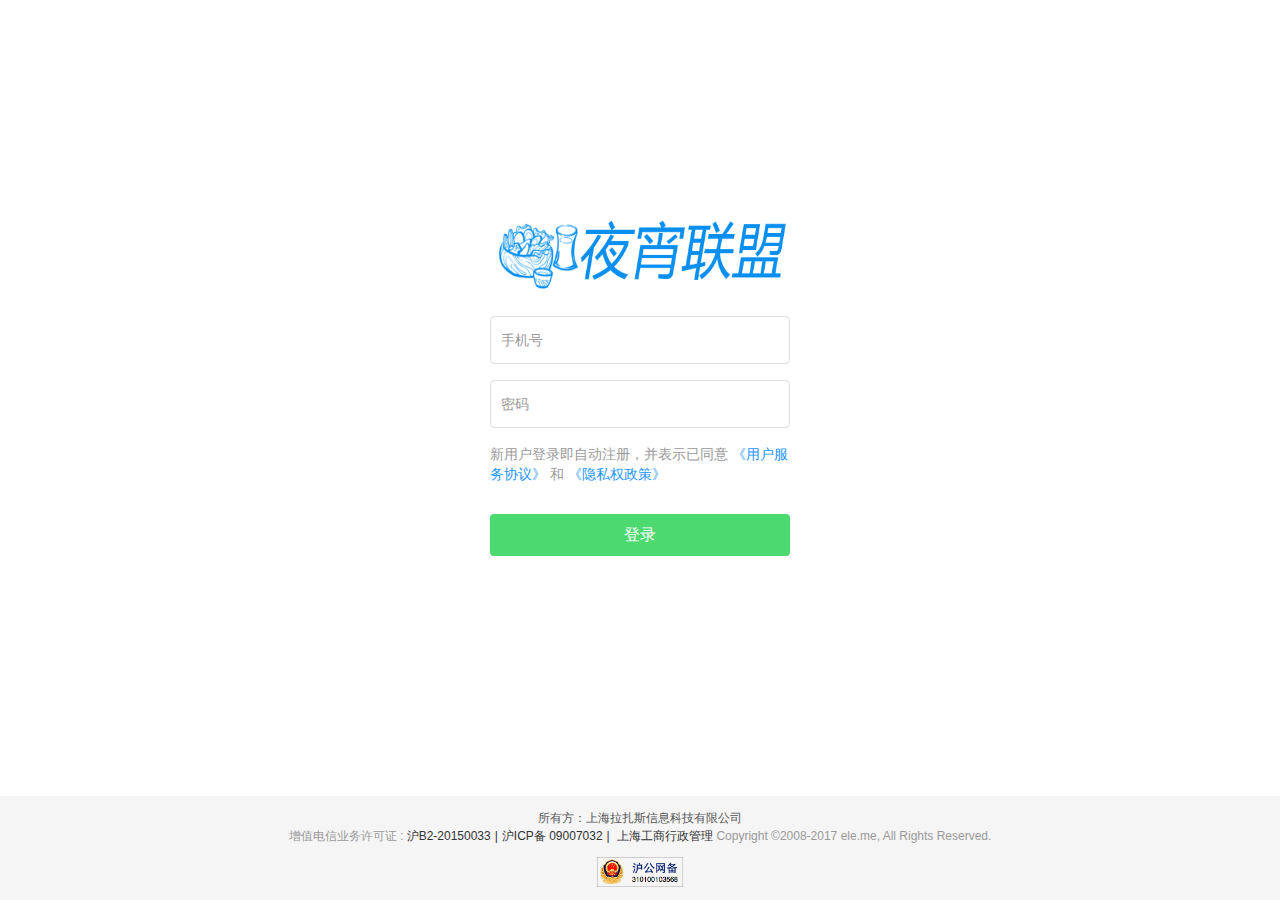
<file: login.html>
<!DOCTYPE html>
<!-- saved from url=(0014)about:internet -->
<html lang="zh-cmn-Hans" data-dpr="1" style="font-size: 45.5px;">

<head>
    <meta http-equiv="Content-Type" content="text/html; charset=UTF-8">
    <link rel="manifest" href="javascript:void(0);">
    <meta name="format-detection" content="telephone=no, email=no">
    <meta name="description" content="夜宵联盟是中国专业的网上订餐平台，目前已覆盖北京、上海、杭州、广州等300多个城市，提供各类中式、日式、韩式、西式、下午茶、夜宵等优质美食，并提供送餐上门服务，让订餐更加轻松，叫外卖就上夜宵联盟！">
    <meta name="keywords" content="夜宵联盟，网上订餐，外卖，快餐外卖，外卖网">
    <meta name="apple-mobile-web-app-title" content="夜宵联盟">
    <meta name="aplus-channel" content="WS">
    <meta name="addaplus-extra-params" content="[&quot;m_site=1&quot;,&quot;m_site_version=0.0.1&quot;]">
    <meta name="theme-color" content="#0096ff">
    <link rel="apple-touch-startup-image" href="javascript:void(0);">
    <meta http-equiv="x-dns-prefetch-control" content="on">
    <meta name="Alipay:title" content="夜宵联盟外卖">
    <meta name="Alipay:imgUrl" content="https://h5.ele.me/logo-96x96.png">
    <meta name="Alipay:desc" content="用夜宵联盟点外卖：美好生活，触手可得。">
    <meta name="spm-id" content="a2ogi.12119171">
    <link rel="dns-prefetch" href="javascript:void(0);">
    <link rel="dns-prefetch" href="javascript:void(0);">
    <link rel="dns-prefetch" href="javascript:void(0);">
    <link rel="dns-prefetch" href="javascript:void(0);">
    <link rel="preconnect" href="javascript:void(0);">
    <link rel="preconnect" href="javascript:void(0);">
    <link rel="preconnect" href="javascript:void(0);">
    <meta name="viewport" content="width=device-width,initial-scale=1,user-scalable=no">
    <title>登录</title>
    <script></script>
    <script></script>

    <link href="./login_files/vendor.b29943c.css" rel="stylesheet">
    <link href="./login_files/login.e52d909.css" rel="stylesheet">
    <style>
        @font-face {
            font-family: 'nc-iconfont';
            src: url('//at.alicdn.com/t/font_skgl4wg07pgv6lxr.eot');
            src: url('//at.alicdn.com/t/font_skgl4wg07pgv6lxr.eot?#iefix') format('embedded-opentype'), url('//at.alicdn.com/t/font_skgl4wg07pgv6lxr.woff') format('woff'), url('//at.alicdn.com/t/font_skgl4wg07pgv6lxr.ttf') format('truetype'), url('//at.alicdn.com/t/font_skgl4wg07pgv6lxr.svg#iconfont') format('svg')
        }

        .nc-iconfont {
            font-family: "nc-iconfont" !important;
            font-size: 16px;
            font-style: normal;
            -webkit-font-smoothing: antialiased;
            -webkit-text-stroke-width: .2px;
            -moz-osx-font-smoothing: grayscale
        }

        ._nc .icon-close:before {
            content: "\e601"
        }

        ._nc .icon-notclick:before {
            content: "\e60a"
        }

        ._nc .icon-left-triangle:before {
            content: "\e60c"
        }

        ._nc .icon-checkbox:before {
            content: "\e602"
        }

        ._nc .icon-message:before {
            content: "\e603"
        }

        ._nc .icon-onclick:before {
            content: "\e60b"
        }

        ._nc .icon-refresh:before {
            content: "\e604"
        }

        ._nc .icon-list-check:before {
            content: "\e605"
        }

        ._nc .icon-warn:before {
            content: "\e600"
        }

        ._nc .icon-ok:before {
            content: "\e606"
        }

        ._nc .icon-slide-arrow:before {
            content: "\e607"
        }

        ._nc .icon-load-c:before {
            content: "\e608"
        }

        ._nc .icon-close-white:before {
            content: "\e609"
        }

        ._nc .icon-info:before {
            content: "\e60d"
        }

        ._nc {
            width: 100%;
            height: 100%;
            touch-action: none;
            font-size: 16px
        }

        ._nc * {
            padding: 0;
            margin: 0;
            border: none
        }

        ._nc .icon {
            line-height: normal;
            width: 30px;
            height: 30px
        }

        ._nc .icon-slide-arrow {
            font-size: 30px;
            color: #dbdbdb
        }

        ._nc .icon-ok {
            font-size: 30px;
            color: #7ac23c
        }

        ._nc .icon-close {
            font-size: 30px;
            color: #fc5620
        }

        ._nc .icon-load-c {
            font-size: 30px;
            color: #7ac23c;
            padding-top: 2px
        }

        ._nc .icon-onclick {
            font-size: 30px;
            color: #dddddd
        }

        ._nc .icon-notclick {
            font-size: 30px;
            color: #dddddd
        }

        ._nc .icon-left-triangle {
            color: #dddddd
        }

        ._nc .stage {
            position: relative;
            padding: 0 15px
        }

        ._nc .stage1 {
            height: 55px;
            position: relative
        }

        ._nc .stage1 .bg-green {
            background-color: #78c430
        }

        ._nc .stage1 .bg-red {
            background-color: #ff5500
        }

        ._nc .stage1 .slider {
            position: absolute;
            height: 52px;
            box-shadow: 0 0 3px #999;
            background-color: #ddd;
            left: 15px;
            right: 15px
        }

        ._nc .stage1 .label {
            display: block;
            width: 100%;
            color: #aaa
        }

        ._nc .stage1 .track.mv-back {
            -webkit-transition: width .5s
        }

        ._nc .stage1 .button.mv-back {
            -webkit-transition: left .5s
        }

        ._nc .stage1 .track {
            position: absolute;
            left: 0;
            top: 0;
            height: 100%;
            width: 0;
            overflow: hidden
        }

        ._nc .stage1 .track div {
            color: #fff
        }

        ._nc .stage1 .track div,
        ._nc .stage1 .label {
            line-height: 52px;
            height: 52px;
            text-align: center;
            font-size: 16px
        }

        ._nc .stage1 .button {
            position: absolute;
            left: 0;
            top: 0;
            width: 52px;
            height: 52px;
            background-color: #fff;
            cursor: pointer
        }

        ._nc .stage1 .icon {
            position: absolute;
            left: 10px;
            top: 0;
            bottom: 0;
            margin: auto
        }

        ._nc .stage1 .icon.nc-loading {
            -webkit-animation: _nc_rotate 1s linear infinite
        }

        ._nc .stage1 .icon.yes {
            background-position: -60px 0
        }

        ._nc .stage1 .icon.no {
            background-position: -90px 0
        }

        @media only screen and (min-device-width:320px) and (max-device-height:568px) and (-webkit-device-pixel-ratio:2) {
            ._nc .stage1 .icon {
                bottom: 14px
            }
        }

        @-webkit-keyframes _nc_rotate {
            from {
                -webkit-transform: rotate(0deg)
            }

            to {
                -webkit-transform: rotate(360deg)
            }
        }

        ._nc .stage1 .click2slider {
            box-shadow: 0 0 3px #999;
            position: relative;
            border-radius: 4px;
            box-sizing: border-box;
            height: 55px
        }

        ._nc .stage1 .click2slider .click2slide-btn {
            width: 52px;
            height: 52px;
            position: absolute
        }

        ._nc .stage1 .click2slider .click2slider-label {
            width: 100%;
            line-height: 52px;
            height: 52px;
            text-align: center;
            font-size: 16px;
            color: #aeaeae
        }

        ._nc .stage1 .click2slider .click2slider-label .nc-iconfont.icon-left-triangle {
            position: relative;
            left: -10px
        }

        ._nc .stage1 .click2slider .slider-holder {
            position: relative;
            width: auto;
            height: 52px;
            margin-left: 40px
        }

        ._nc .stage1 .click2slider .slider-holder .slider,
        ._nc .stage1 .click2slider .slider-holder .button,
        ._nc .stage1 .click2slider .slider-holder .label {
            height: 43px
        }

        ._nc .stage1 .click2slider .slider-holder .slider {
            top: 0;
            bottom: 0;
            margin: auto
        }

        ._nc .stage1 .click2slider .slider-holder .slider .track.moving {
            -moz-transition: .5s ease-out;
            -webkit-transition: .5s ease-out;
            -o-transition: .5s ease-out;
            transition: .5s ease-out
        }

        ._nc .stage1 .click2slider .slider-holder .slider .button.moving {
            -moz-transition: .5s ease-out;
            -webkit-transition: .5s ease-out;
            -o-transition: .5s ease-out;
            transition: .5s ease-out
        }

        ._nc .stage1 .click2slider .slider-holder .button {
            width: 43px
        }

        ._nc .stage1 .click2slider .slider-holder .button .icon {
            left: 6px
        }

        ._nc .stage1 .click2slider .slider-holder .label {
            line-height: 43px
        }

        ._nc .stage1 .click2slider .slider-holder .bg-green,
        ._nc .stage1 .click2slider .slider-holder .bg-red {
            line-height: 43px;
            height: 43px
        }

        ._nc .stage2 .textbox {
            width: 100%;
            height: 52px;
            position: relative;
            background-color: #fff;
            border-radius: 6px;
            border: 1px solid #bbb
        }

        ._nc .stage2 .textbox .input {
            position: absolute;
            left: 50px;
            top: 6px;
            background: none;
            width: 140px;
            height: 40px;
            outline: none;
            font-size: 18px;
            color: #333
        }

        ._nc .stage2 .textbox .placeholder {
            position: absolute;
            -webkit-user-select: none;
            pointer-events: none;
            left: 52px;
            top: 14px;
            font-size: 18px;
            color: #ccc
        }

        ._nc .stage2 .textbox .code {
            position: absolute;
            right: 50px;
            top: 12px;
            border-left: 2px solid #ccc
        }

        ._nc .stage2 .icon {
            top: 0;
            position: absolute;
            top: 11px;
            font-size: 30px;
            color: #999
        }

        ._nc .stage2 .icon.tip {
            left: 10px
        }

        ._nc .stage2 .icon.clear {
            display: none;
            left: 122px
        }

        ._nc .stage2 .icon.refresh {
            right: 11px
        }

        @media only screen and (min-device-width:320px) and (max-device-height:568px) and (-webkit-device-pixel-ratio:2) {
            ._nc .stage2 .icon {
                top: 4px
            }
        }

        ._nc .stage2 .btn-ok,
        ._nc .stage2 .tips {
            width: 100%;
            height: 46px;
            margin-top: 18px;
            border-radius: 5px;
            color: #fff;
            font-size: 20px;
            border: none;
            outline: none;
            background-color: #3199f4
        }

        ._nc .stage2 .btn-ok:disabled {
            background-color: #ccc
        }

        ._nc .stage2 .tips {
            background-color: #333;
            color: #fff;
            text-align: center;
            line-height: 46px;
            display: none
        }

        ._nc .stage3 {
            height: 150px
        }

        ._nc .stage3 .title {
            font-size: 20px;
            color: #777;
            width: 100%;
            text-align: center;
            margin: 40px 0 20px 0
        }

        ._nc .stage3 .menu {
            position: absolute;
            width: 50%;
            text-align: center
        }

        ._nc .stage3 .menu * {
            display: inline-block
        }

        ._nc .stage3 .menu .label {
            position: relative;
            font-size: 16px;
            height: 32px;
            line-height: 32px;
            color: #666;
            top: -8px
        }

        ._nc .stage3 .menu .icon {
            margin-right: 10px;
            font-size: 30px;
            color: #999
        }

        ._nc .stage3 .menu.refresh .icon {
            background-position: -120px 0
        }

        ._nc .stage3 .menu.feedback {
            right: 0
        }

        ._nc .stage3 .menu.feedback .icon {
            background-position: -150px 0
        }

        ._nc .stage3 .menu.nc-sep {
            outline: 1px solid #ccc;
            width: 0;
            height: 32px;
            left: 50%
        }

        ._nc .stage1 .label {
            background: -webkit-gradient(linear, left top, right top, color-stop(0, #4d4d4d), color-stop(.4, #4d4d4d), color-stop(.5, white), color-stop(.6, #4d4d4d), color-stop(1, #4d4d4d));
            -webkit-background-clip: text;
            -webkit-text-fill-color: transparent;
            -webkit-animation: slidetounlock 3s infinite;
            -webkit-text-size-adjust: none
        }

        ._nc .stage1 .label.no-anim {
            background: none;
            -webkit-background-clip: inherit;
            -webkit-text-fill-color: inherit;
            -webkit-animation: none
        }

        ._nc .nc-hidden {
            display: none
        }

        @-webkit-keyframes slidetounlock {
            0% {
                background-position: -200px 0
            }

            100% {
                background-position: 200px 0
            }
        }

        .nc-h5-overlay {
            position: fixed;
            z-index: 100000;
            display: none;
            background: #f0f0f0;
            top: 0;
            right: 0;
            bottom: 0;
            left: 0;
            font-size: 16px
        }

        .nc-h5-overlay div.info {
            display: block;
            padding: 15px 10px;
            line-height: 1.2em
        }

        .nc-h5-overlay div.info i.nc-iconfont {
            color: #f00;
            width: 1.2em;
            font-size: 120%;
            margin-right: .3em
        }

        ._nc.nc-h5-overlay .stage2.stage {
            padding: 0
        }

        ._nc.nc-h5-overlay .stage2.stage div.ope {
            padding: 0 15px
        }

        ._nc.nc-h5-overlay .stage2 .textbox {
            border: none;
            border-radius: 0
        }

    </style>
    
    <link href="./layui-2.5.5/dist/css/layui.css" rel="stylesheet">
    <script src="./layui-2.5.5/dist/layui.all.js"></script>
    <script src="./js/login.js"></script>
</head>

<body ontouchstart="" style="font-size: 12px;"><svg xmlns="http://www.w3.org/2000/svg" xmlns:xlink="http://www.w3.org/1999/xlink" style="position:absolute;width:0;height:0">
        <defs>
            <symbol viewBox="0 0 30 30" id="close.1ef4f95">
                <g fill="none" fill-rule="evenodd">
                    <circle cx="15" cy="15" r="14.5" stroke="#FFF"></circle>
                    <g fill="#FFF" transform="translate(7.875 7.875)">
                        <rect width="18.75" height="1.125" x="-2.25" y="6.75" rx=".563" transform="rotate(45 7.125 7.312)"></rect>
                        <rect width="18.75" height="1.125" x="-2.25" y="6.75" rx=".563" transform="scale(-1 1) rotate(45 0 -9.889)"></rect>
                    </g>
                </g>
            </symbol>
        </defs>
    </svg><svg xmlns="http://www.w3.org/2000/svg" xmlns:xlink="http://www.w3.org/1999/xlink" style="position:absolute;width:0;height:0">
        <defs>
            <symbol viewBox="0 0 32 32" id="close">
                <path fill="#ddd" fill-rule="evenodd" d="M17.556 16.142L30.99 2.707a1 1 0 1 0-1.413-1.414L16.142 14.728 2.707 1.293a1 1 0 1 0-1.414 1.414l13.435 13.435L1.293 29.577a1 1 0 1 0 1.414 1.414l13.435-13.434L29.577 30.99a.997.997 0 0 0 1.414 0 1 1 0 0 0 0-1.413L17.557 16.142z"></path>
            </symbol>
            <symbol viewBox="0 0 1000 1000" id="wechat">
                <g fill="#00BA0C">
                    <path d="M657.03 357.396c10.18 0 20.235.748 30.237 1.865C660.1 232.73 524.83 138.73 370.415 138.73c-172.618 0-314.035 117.66-314.035 267.068 0 86.242 47.044 157.06 125.674 211.988l-31.406 94.468L260.403 657.2c39.303 7.78 70.81 15.765 110.01 15.765 9.85 0 19.626-.482 29.324-1.243-6.144-20.996-9.698-42.983-9.698-65.793 0-137.198 117.804-248.535 266.99-248.535zm-168.862-85.14c23.64 0 39.302 15.55 39.302 39.186 0 23.536-15.664 39.3-39.302 39.3-23.536 0-47.147-15.765-47.147-39.3.003-23.635 23.614-39.185 47.15-39.185h-.002zm-219.765 78.487c-23.538 0-47.3-15.765-47.3-39.3 0-23.635 23.764-39.185 47.3-39.185 23.534 0 39.2 15.55 39.2 39.185 0 23.535-15.666 39.3-39.2 39.3z"></path>
                    <path d="M943.618 602.147c0-125.543-125.622-227.882-266.734-227.882-149.413 0-267.09 102.34-267.09 227.882 0 125.77 117.677 227.88 267.09 227.88 31.28 0 62.838-7.898 94.243-15.766l86.12 47.17-23.612-78.47c63.04-47.287 109.983-109.994 109.983-180.81v-.003zm-353.31-39.29c-15.64 0-31.432-15.548-31.432-31.415 0-15.652 15.792-31.405 31.43-31.405 23.74 0 39.304 15.754 39.304 31.405 0 15.867-15.563 31.416-39.303 31.416zm172.72 0c-15.54 0-31.202-15.548-31.202-31.415 0-15.652 15.664-31.405 31.202-31.405 23.536 0 39.3 15.754 39.3 31.405 0 15.867-15.764 31.416-39.3 31.416z"></path>
                </g>
            </symbol>
            <symbol viewBox="0 0 1000 1000" id="mini-program">
                <path fill="#7586DB" d="M330.568 540.362c-26.41 13.183-189.03 81.042-76.537 190.04 61.077 60.973 163.4 22.437 188.1-36.362 3.3-41.198 3.24-340.527 3.24-381.726 0-41.198 122.527-261.365 346.057-136.32 0 0 251.513 146.68-39.918 383.372 0 0-99.647 8.025-76.536-76.02-3.3-24.72 121.406-82.044 104.897-161.146-26.41-93.933-179.93-121.356-219.702-3.297V692.39c1.59 52.452-102.26 224.59-317.265 152.028 0 0-143.532-61.22-135.585-215.4 6.358-69.94 72.487-155.553 146.71-183.675 82.54-23.07 112.855 58.762 76.54 95.017v.002z"></path>
            </symbol>
            <symbol viewBox="0 0 142 58" id="logo">
                <g fill="#1B9DFF" fill-rule="evenodd">
                    <path d="M75.689 1.189h-1.306a.64.64 0 0 0-.641.638v2.592a.64.64 0 0 0 .64.638h2.612a.64.64 0 0 0 .64-.638V3.128a1.945 1.945 0 0 0-1.945-1.94M46.802 1.188h-2.888a.64.64 0 0 0-.641.638v4.842c0 .344.274.729.64.729h4.408c.485.02.982.363.999.979V12.9a.64.64 0 0 0 .641.638h2.359a.64.64 0 0 0 .64-.638V5.459a1.943 1.943 0 0 0-1.945-1.938h-3.573V1.826a.64.64 0 0 0-.64-.638"></path>
                    <path d="M50.076 30.517H48.29a.848.848 0 0 1-.848-.845V10.3a.64.64 0 0 0-.64-.638h-2.609a.64.64 0 0 0-.64.638v20.42a3.682 3.682 0 0 0 3.684 3.671h2.838a.64.64 0 0 0 .64-.638v-2.6a.64.64 0 0 0-.64-.637M123.349 1.64h-3.148a1.876 1.876 0 0 0-.248.016l-.08.012a1.92 1.92 0 0 0-.46.143l-.015.007a1.89 1.89 0 0 0-.5.34c-.11.128-12.315 14.334-12.504 14.578l-.01.013a.62.62 0 0 0 .454 1.05h3.149a2.166 2.166 0 0 0 .248-.017l.085-.013c.156-.028.31-.075.455-.141l.075-.036a1.906 1.906 0 0 0 .547-.42l12.415-14.49a.62.62 0 0 0-.463-1.042M86.132 34.37h7.843c2.143 0 3.886-1.737 3.886-3.872V17.316c0-.525.193-1.03.543-1.423.086-.101 9.336-10.882 9.448-11.01.019-.022.187-.183.187-.986v-.758c0-.77-.46-1.468-1.172-1.777l-.02-.01a2.184 2.184 0 0 0-.257-.085l-.07-.017-.034-.009a.423.423 0 0 0-.045-.007l-.094-.015-.056-.008h-.014l-.02-.001-.043-.002a1.57 1.57 0 0 0-.11-.007h-.059l-25.137.005a.677.677 0 0 0-.677.675v1.721c0 .55.293 1.05.747 1.273.176.086.405.141.723.174l.174.016.396.005h18.695a.433.433 0 0 1 .33.713L94.28 14.36a2.043 2.043 0 0 0-.523 1.363v13.78c0 .489-.4.887-.891.887l-5.944-.001c-.81 0-1.468.656-1.468 1.463v1.925c0 .348.28.592.678.592M132.984 2.03a1.94 1.94 0 0 0-.456.14l-.074.037a1.932 1.932 0 0 0-.547.419L108.393 30.13c-.193.249-.393.505-.393.877v1.097c0 1.069.873 1.939 1.946 1.939h27.495c2.105 0 3.818-1.707 3.818-3.805l-.001-.01v-4.754a.085.085 0 0 1 0-.018v-.528c0-.806-.66-1.463-1.469-1.463h-1.898a.664.664 0 0 0-.664.663v5.024a.876.876 0 0 1-.877.873l-21.11.001a.435.435 0 0 1-.423-.432c0-.103.036-.201.1-.277L137.292 3.04a.62.62 0 0 0 .163-.418.625.625 0 0 0-.625-.623h-3.513a2.014 2.014 0 0 0-.248.017l-.085.012zM71.04 34.392l5.953-.002a.64.64 0 0 0 .641-.639l-.007-1.851c0-.763-.623-1.384-1.388-1.384h-4.044a.965.965 0 0 1-.95-.95v-6.489h5.879a.51.51 0 0 0 .51-.508V19.71a.51.51 0 0 0-.51-.509h-5.88v-5.664h5.74a.64.64 0 0 0 .64-.637v-2.6a.64.64 0 0 0-.64-.638h-5.74V1.827a.64.64 0 0 0-.641-.638h-2.608a.64.64 0 0 0-.64.638v7.836h-5.452V5.064h1.874a.64.64 0 0 0 .641-.638V1.828a.64.64 0 0 0-.64-.638h-8.484a.64.64 0 0 0-.64.638v2.598a.64.64 0 0 0 .64.638h2.72v4.599h-2.72a.64.64 0 0 0-.64.638v2.598a.64.64 0 0 0 .64.639h2.72v5.664h-2.85a.51.51 0 0 0-.51.509v2.858c0 .28.228.508.51.508h2.85v6.57c0 .465-.38.845-.848.845h-1.872a.64.64 0 0 0-.64.638v2.598a.64.64 0 0 0 .64.639h2.925a3.682 3.682 0 0 0 3.684-3.672v-7.618h1.937a.51.51 0 0 0 .51-.508V19.71a.51.51 0 0 0-.51-.509h-1.937v-5.664h5.451v16.974c0 2.176 1.619 3.88 3.685 3.88M9.08 2.854C.864 8.17-1.472 19.118 3.864 27.304c5.335 8.188 16.322 10.514 24.538 5.197.476-.307.931-.635 1.367-.98a.973.973 0 0 0 .208-1.288l-.001-.002-.002-.002-.819-1.257a2.566 2.566 0 0 0-3.527-.759l-.015.009-.014.01c-5.844 3.77-13.649 2.114-17.441-3.706-3.796-5.824-2.135-13.612 3.71-17.394 4.727-3.059 10.742-2.561 14.878.822a.973.973 0 0 1-.1 1.56l-10.564 6.837a2.546 2.546 0 0 0-.753 3.53l.861 1.322c.295.452.9.58 1.354.287l16.583-10.73a.974.974 0 0 0 .344-1.25l-.02-.04c-.253-.48-.53-.954-.833-1.42C28.282-.135 17.296-2.462 9.08 2.855"></path>
                    <path d="M33.978 17.333l-3.322 2.15a.972.972 0 0 0-.287 1.347l2.157 3.31a.98.98 0 0 0 1.353.286l1.66-1.074a2.941 2.941 0 0 0 .87-4.078l-1.078-1.654a.98.98 0 0 0-1.353-.287M33.072 53.504v-1.088h-5.856v-4.112h4.992v-1.088h-4.992V43.2h5.856v-1.088H26v11.392h7.072zm7.856-7.872H39.68l-2.16 6.32-2.144-6.32h-1.248l2.88 7.872h1.024l2.896-7.872zm7.488 4.24h-5.312c0 1.728.816 2.72 2.32 2.72.912 0 1.44-.272 2.064-.896l.784.688c-.8.8-1.536 1.216-2.88 1.216-2.08 0-3.44-1.248-3.44-4.032 0-2.544 1.232-4.032 3.232-4.032 2.032 0 3.232 1.472 3.232 3.808v.528zm-1.152-.864c-.032-.64-.064-.88-.24-1.312-.304-.72-1.008-1.184-1.84-1.184-.832 0-1.536.464-1.84 1.184-.176.432-.208.672-.24 1.312h4.16zm8.848-2.736c-.56-.56-1.136-.736-1.888-.736-.912 0-1.776.4-2.208 1.056v-.96h-1.152v7.872h1.152v-4.832c0-1.2.736-2.112 1.888-2.112.608 0 .928.144 1.36.576l.848-.864zm7.024-.64h-1.248l-2.144 6.32-2.16-6.32h-1.248l2.832 7.712-.56 1.536c-.256.72-.496.976-1.296.976h-.352v1.024h.496c.56 0 1.12-.144 1.536-.544.224-.208.4-.496.56-.928l3.584-9.776zm4.64 7.872v-.992h-.608c-.736 0-1.072-.432-1.072-1.152v-4.8h1.68v-.88h-1.68v-2.464h-1.152v2.464h-.992v.88h.992v4.832c0 1.168.672 2.112 2.016 2.112h.816zm8.48 0v-5.056c0-1.776-1.056-2.912-2.832-2.912-.88 0-1.632.304-2.208.96v-4.384h-1.152v11.392h1.152V48.64c0-1.36.784-2.08 1.968-2.08s1.92.704 1.92 2.08v4.864h1.152zm3.952 0v-7.872h-1.152v7.872h1.152zm.08-10.112v-1.296h-1.296v1.296h1.296zm9.008 10.112v-5.04c0-.912-.256-1.648-.816-2.192-.48-.48-1.168-.736-2.016-.736-.88 0-1.648.32-2.208.96v-.864h-1.152v7.872h1.152v-4.848c0-1.376.768-2.096 1.952-2.096s1.936.704 1.936 2.096v4.848h1.152zm8.608.24c0 1.952-1.216 3.376-3.28 3.376-1.184 0-1.84-.304-2.672-1.056l.752-.736c.576.512.976.784 1.888.784 1.52 0 2.16-1.072 2.16-2.416v-1.232c-.64.816-1.36 1.024-2.208 1.024-.8 0-1.488-.288-1.904-.704-.784-.784-.96-2-.96-3.28 0-1.28.176-2.496.96-3.28.416-.416 1.12-.688 1.92-.688.864 0 1.568.192 2.208 1.024v-.928h1.136v8.112zm-1.152-4.24c0-1.472-.24-2.944-1.952-2.944s-1.968 1.472-1.968 2.944.256 2.944 1.968 2.944 1.952-1.472 1.952-2.944zm13.936.896c0-1.424-.592-2.352-1.744-2.784 1.024-.464 1.536-1.328 1.536-2.528 0-1.856-1.28-3.088-3.136-3.088-1.728 0-3.072 1.088-3.2 2.928h1.152c.112-1.168.848-1.904 2.048-1.904 1.104 0 1.984.72 1.984 2.08 0 1.28-.64 2.064-2.032 2.064h-.24v1.008h.24c1.552 0 2.24.832 2.24 2.208 0 1.392-.96 2.208-2.192 2.208-1.088 0-2.096-.56-2.192-1.984H104c.096 2.064 1.552 3.008 3.344 3.008 1.856 0 3.344-1.12 3.344-3.216zm8.288.064c0 1.888-1.344 3.136-3.12 3.136s-3.12-1.248-3.12-3.136v-5.312c0-1.888 1.344-3.136 3.12-3.136s3.12 1.248 3.12 3.136v5.312zm-1.152-.064v-5.184c0-1.248-.704-2.176-1.968-2.176s-1.968.928-1.968 2.176V50.4c0 1.248.704 2.176 1.968 2.176s1.968-.928 1.968-2.176zm5.008-6.944v-1.344h-1.392v2.608l1.392-1.264z"></path>
                </g>
            </symbol>
            <symbol viewBox="0 0 19 18" id="logo-alipay">
                <path fill="#25ABEE" fill-rule="nonzero" d="M4.382 9.778c-.45.044-1.297.243-1.76.652-1.39 1.205-.557 3.41 2.25 3.41 1.63 0 3.262-1.04 4.542-2.705-1.817-.887-3.361-1.522-5.032-1.357zm10.475 1.524c2.598.868 3.187.914 3.187.914v-9.33A2.886 2.886 0 0 0 15.158 0H2.886A2.886 2.886 0 0 0 0 2.886v12.228A2.886 2.886 0 0 0 2.886 18h12.269a2.886 2.886 0 0 0 2.886-2.886v-.118s-4.694-1.951-7.064-3.087c-1.59 1.95-3.64 3.134-5.772 3.134-3.6 0-4.822-3.142-3.119-5.21.372-.45 1.005-.88 1.986-1.122 1.535-.376 3.978.235 6.268.989a12.52 12.52 0 0 0 1.016-2.477H4.302V6.51h3.634V5.227H3.539V4.52h4.406V2.697a.302.302 0 0 1 .312-.307h1.778V4.52h4.357v.713h-4.357v1.283h3.557a14.491 14.491 0 0 1-1.506 3.793c1.08.389 2.048.758 2.77 1v-.008z"></path>
            </symbol>
        </defs>
    </svg>
    <div class="App-1EAON">
        <!---->
        <div class="App-3Q8Qb" data-spm-anchor-id="a2ogi.12119171.0.i3">
            <div class="LoginHeader-1jXn6"><img style="height: 100px;" src="./asset/logo1.png" class="LoginHeader-85WpV"></div>
            <!---->
            <div>
                <form class="MessageLogin-iYvWA">
                    <section class="MessageLogin-FsPlX"><input type="tel" maxlength="11" placeholder="手机号" data-spm-anchor-id="a2ogi.12119171.0.i0"><button class="CountButton-3e-kd" ubt-click="101161" data-spm-anchor-id="a2ogi.12119171.0.i1" disabled="disabled">
                            
                        </button></section>
                    <section class="MessageLogin-FsPlX"><input type="password" maxlength="8" placeholder="密码" data-spm-anchor-id="a2ogi.12119171.0.i2"></section>
                    <div id="_umfp" style="display: inline; width: 1px; height: 1px; overflow: hidden;"></div>
                    <div id="slideVerify" class="nc-container"></div>
                    <section class="MessageLogin-15xD9">
                        新用户登录即自动注册，并表示已同意
                        <a href="javascript:void(0);">《用户服务协议》</a>
                        和
                        <a href="javascript:void(0);">《隐私权政策》</a></section><button  type="button"
                                                                                   class="SubmitButton-2wG4T">
                        登录
                    </button>
                </form>
                <!----><a href="javascript:;" class="MessageLogin-31EIr">关于我们</a>
            </div>
        </div>
        <div class="App-OjtAb">
            <div class="LoginFooter-UxQIr">
                <div class="LoginFooter-2KaAB">
                    <h2>所有方：上海拉扎斯信息科技有限公司</h2>
                    <p>
                        增值电信业务许可证 :
                        <a href="javascript:void(0);" target="_blank" class="LoginFooter-3s25U">沪B2-20150033</a><a href="javascript:void(0);" target="_blank" class="LoginFooter-3s25U">沪ICP备 09007032</a><a href="javascript:void(0);" target="_blank">
                            上海工商行政管理
                        </a>
                        Copyright ©2008-2017 ele.me, All Rights Reserved.
                    </p><a href="javascript:void(0);" rel="nofollow" target="_blank" class="LoginFooter-1QHDG"><img src="[data-uri]" alt="已通过沪公网备案，备案号 310100103568" height="30"></a>
                </div>
            </div>
            <!---->
        </div>
        <!---->
    </div>
    <script>
        window.Promise || document.write('<script src="//shadow.elemecdn.com/npm/es6-promise@4.1.1/dist/es6-promise.min.js"><\/script><script>ES6Promise.polyfill()<\/script>'), window.fetch || document.write('<script src="//shadow.elemecdn.com/npm/whatwg-fetch@2.0.3/fetch.min.min.js"><\/script>'), /(Eleme|AliApp\(TB)/i.test(navigator.userAgent) && document.write('<script src="//shadow.elemecdn.com/bundle/lib/lib-windvane@3.0.4/windvane.js,gla/TBTakeout/hybridAPI@4.2.1/hybrid-api.js"><\/script>'), /AlipayClient/i.test(navigator.userAgent) ? document.write('<script src="//a.alipayobjects.com/g/h5-lib/alipayjsapi/3.1.1/alipayjsapi.min.js"><\/script>') : /wkbrowser|WiFiKey|ZeusPro|LSFreeWiFi/i.test(navigator.userAgent) && document.write('<script src="//static.51y5.net/wifiservice/mobile/jssdk/jwifi-1.0.0.min.js"><\/script>'), /micromessenger/i.test(navigator.userAgent) && document.write('<script src="//shadow.elemecdn.com/lib/jweixin-sdk@1.3.2/jweixin-sdk.js"><\/script>'), window.ElemePerfConfigs = {
            appName: "WEB://h5.ele.me/login/",
            pageName: "login"
        }, window.UBT_DEBUG_CONFIG = {
            concurrency: 3,
            interval: 600,
            queueSize: 100,
            timeout: 3e3
        }

    </script>
    <script></script>
    <script></script>
    <script></script>
    <script></script>
    <script></script>
    <script></script>
    <script></script>
    <script></script>
    <script></script>
    <script></script>
    <script></script>
    <script></script>
    <script></script>
    <script></script>
    <div>
        <div class="Popup-mask_2vJ_ko7" style="background: rgba(0, 0, 0, 0.7); transition-duration: 0.2s; align-items: center; z-index: 7777; display: none;">
            <div class="Popup-wrapper_2IImAZj Popup-center-wrapper_29jr-9C" style="transition-duration: 0.2s;">
                <!---->
                <div class="Dialogue-wrapper_1c-lP67">
                    <!---->
                    <!---->
                    <!---->
                    <p class="MessageDialog-promptError_2ORWJDP" style="display: none;"></p>
                    <!---->
                </div>
            </div>
        </div>
        <div class="MessageToast-wrapper_1b8l3iQ" style="display: none;">

        </div>
    </div>
    <script></script>
    <script></script>
</body>

</html>
</file>
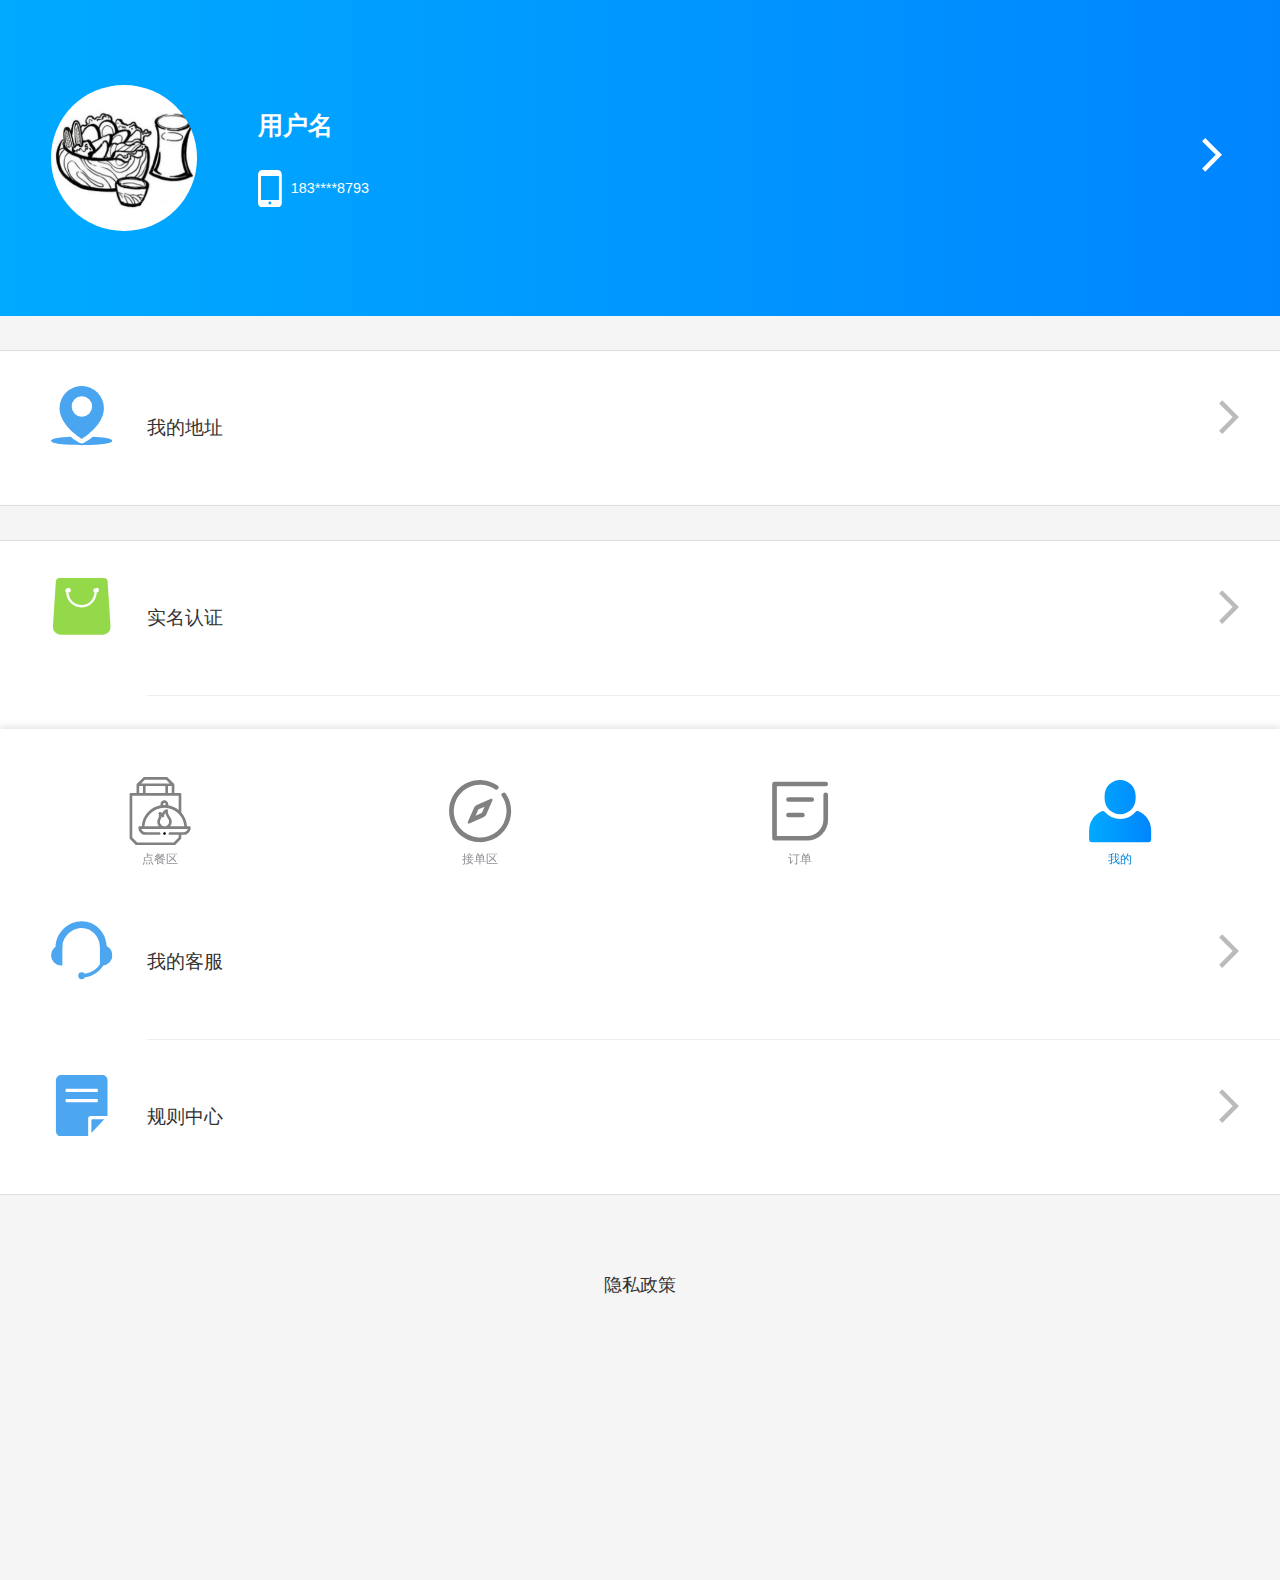
<file: my.html>
<!DOCTYPE html>
<!-- saved from url=(0014)about:internet -->
<html lang="zh-cmn-Hans" data-dpr="2" style="font-size: 45px;">

<head>
    <meta http-equiv="Content-Type" content="text/html; charset=UTF-8">
    <link rel="manifest" href="javascript:void(0);">
    <meta name="format-detection" content="telephone=no, email=no">
    <meta name="description" content="夜宵联盟是中国专业的网上订餐平台，目前已覆盖北京、上海、杭州、广州等300多个城市，提供各类中式、日式、韩式、西式、下午茶、夜宵等优质美食，并提供送餐上门服务，让订餐更加轻松，叫外卖就上夜宵联盟！">
    <meta name="keywords" content="夜宵联盟，网上订餐，外卖，快餐外卖，外卖网">
    <meta name="apple-mobile-web-app-title" content="夜宵联盟">
    <meta name="aplus-channel" content="WS">
    <meta name="addaplus-extra-params" content="[&quot;m_site=1&quot;,&quot;m_site_version=0.0.1&quot;]">
    <meta name="theme-color" content="#0096ff">
    <link rel="apple-touch-startup-image" href="javascript:void(0);">
    <meta http-equiv="x-dns-prefetch-control" content="on">
    <meta name="Alipay:title" content="夜宵联盟外卖">
    <meta name="Alipay:imgUrl" content="https://h5.ele.me/logo-96x96.png">
    <meta name="Alipay:desc" content="用夜宵联盟点外卖：美好生活，触手可得。">
    <meta name="spm-id" content="a2ogi.12075425">
    <link rel="dns-prefetch" href="javascript:void(0);">
    <link rel="dns-prefetch" href="javascript:void(0);">
    <link rel="dns-prefetch" href="javascript:void(0);">
    <link rel="dns-prefetch" href="javascript:void(0);">
    <link rel="preconnect" href="javascript:void(0);">
    <link rel="preconnect" href="javascript:void(0);">
    <link rel="preconnect" href="javascript:void(0);">
    <title>我的</title>
    <script></script>

    <meta name="viewport" content="initial-scale=1, maximum-scale=1, minimum-scale=1, user-scalable=no, viewport-fit=cover">
    <link href="./my_files/vendor.b29943c.css" rel="stylesheet">
    <link href="./my_files/profile.03e82de.css" rel="stylesheet">


    <link href="./layui-2.5.5/dist/css/layui.css" rel="stylesheet">
    <script src="./layui-2.5.5/dist/layui.all.js"></script>
    <script src="./js/my.js"></script>

</head>

<body ontouchstart="" data-spm="12075425" style="font-size: 24px;"><svg xmlns="http://www.w3.org/2000/svg" xmlns:xlink="http://www.w3.org/1999/xlink" style="position:absolute;width:0;height:0">


        <defs>
            <symbol viewBox="0 0 24 24" id="help">
                <g fill="#999" fill-rule="evenodd">
                    <path d="M12 23C5.935 23 1 18.065 1 12S5.935 1 12 1s11 4.935 11 11-4.935 11-11 11m0-23C5.373 0 0 5.373 0 12s5.373 12 12 12 12-5.373 12-12S18.627 0 12 0"></path>
                    <path d="M12.22 4.44c-1.48 0-2.64.42-3.48 1.28-.84.84-1.26 1.98-1.26 3.44h2.1c0-.88.18-1.56.54-2.04.4-.58 1.06-.86 1.96-.86.72 0 1.3.2 1.7.6.38.4.58.94.58 1.64 0 .52-.2 1-.56 1.46l-.34.38c-1.24 1.1-2 1.92-2.26 2.48-.28.52-.4 1.16-.4 1.9v.34h2.14v-.34c0-.48.1-.92.32-1.32.18-.36.46-.72.84-1.04.94-.82 1.5-1.34 1.68-1.56.5-.64.76-1.46.76-2.44 0-1.2-.4-2.16-1.2-2.86-.8-.72-1.84-1.06-3.12-1.06zm-.36 11.7c-.4 0-.76.12-1.04.4-.28.26-.42.6-.42 1.02 0 .4.14.74.42 1.02.28.28.64.42 1.04.42s.76-.14 1.04-.4c.28-.28.44-.62.44-1.04 0-.42-.14-.76-.42-1.02-.28-.28-.64-.4-1.06-.4z"></path>
                </g>
            </symbol>
            <symbol viewBox="0 0 1024 1024" id="arrow-right" class="icon">
                <defs>
                    <style> </style>
                </defs>
                <path d="M716.298 417.341l-.01.01L307.702 7.23l-94.295 94.649 408.591 410.117-408.591 410.137 94.295 94.639 502.891-504.76z" class="selected"></path>
            </symbol>
            <symbol viewBox="0 0 24 24" id="warn">
                <g fill="#FD6154" fill-rule="evenodd">
                    <path d="M12 23C5.935 23 1 18.065 1 12S5.935 1 12 1s11 4.935 11 11-4.935 11-11 11m0-23C5.373 0 0 5.373 0 12s5.373 12 12 12 12-5.373 12-12S18.627 0 12 0"></path>
                    <path d="M12.001 16.14c-.4 0-.74.12-1.02.4-.3.26-.44.6-.44 1.02 0 .4.14.74.44 1.02.28.28.62.42 1.02.42s.76-.14 1.06-.4c.28-.28.42-.62.42-1.04 0-.42-.14-.76-.42-1.02-.28-.28-.64-.4-1.06-.4M12.801 15l.46-10h-2.5l.46 10z"></path>
                </g>
            </symbol>
            <symbol viewBox="0 0 1024 1024" id="empty">
                <path fill="#999" fill-rule="evenodd" d="M624.001 80h16l192 224v576.295c0 34.963-28.617 63.705-63.918 63.705H287.918C252.51 944 224 915.241 224 879.765V144.234c0-35.488 28.693-64.235 64.088-64.235H624zm-16 32H287.859c-17.595 0-31.858 14.568-31.858 31.855v736.291c0 17.593 14.551 31.855 31.999 31.855h480.003c17.672 0 31.999-14.238 31.999-31.789V336.001H671.935c-35.309 0-63.933-28.37-63.933-64.189V112.001zm32 16v143.719c0 17.828 14.421 32.281 31.896 32.281H790.4L640.002 128zm-320 176v32h224v-32h-224zm0-96v32h224v-32h-224zm0 192v32h416v-32h-416zm0 96v32h416v-32h-416zm0 96v32h416v-32h-416zm0 96v32h416v-32h-416zm0 96v32h416v-32h-416z"></path>
            </symbol>
            <symbol viewBox="0 0 40 40" id="commend">
                <g fill="none" fill-rule="evenodd">
                    <path fill="#FC7B53" d="M21 12c-.167-.434-1-1-1-1-.275.437-.767.601-1 1v7H4v-6c0-.843.716-1.562 2-2h6c-1.49.06-2.84-.711-3-2 .06-1.814 1.949-4.528 5-4 2.552.733 4.541 2.943 6 5 1.6-2.094 3.778-4.58 7-5 2.23-.288 4.282 2.198 4 4-.208 1.276-1.582 2.06-3 2h6c1.173.437 1.89 1.156 2 2v6H21v-7zm-7-6c-1.123-.321-1.966.238-3 1 .097.68-.258 1.373 0 2 1.653 1.192 5.452 1.096 8 1-1.202-1.529-2.679-3.07-5-4zm16 3c.726-1.246-1.22-3.714-3-3-2.313 1.075-3.755 2.506-5 4 1.071 0 2.158.023 3 0 1.542-.075 3.965-.16 5-1zM19 36H8c-1.326-.255-2-.907-2-2V20h13v16zm13 0H21V20h13v14c-.47 1.53-1.124 1.745-2 2z"></path>
                </g>
            </symbol>
            <symbol viewBox="0 0 547 987" id="point-record">
                <path fill="#999" fill-rule="evenodd" d="M385.758 160c9.063-6.44 17.756-13.608 25.722-21.574 16.701-16.701 27.873-37.25 31.456-57.861 3.929-22.593-1.836-43.57-15.815-57.55-11.15-11.149-26.255-17.043-43.682-17.043-24.816 0-50.961 11.912-71.73 32.681-33.238 33.238-52.613 79.119-63.038 111.861-7.72-32.901-23.103-77.322-53.009-107.229C179.615 27.239 159.105 19 139.739 19c-15.827 0-30.89 5.502-42.13 16.743-24.993 24.994-21.616 68.893 7.543 98.052 10.396 10.396 22.549 19.031 35.36 26.206H32v128h32v224h384V288h32V160h-94.242zm-48.595-95.891c13.862-13.862 31.161-22.137 46.275-22.137 5.35 0 12.854 1.127 18.225 6.499 13.015 13.014 5.706 43.154-15.64 64.499-21.973 21.973-51.53 37.084-77.216 47.03h-25.336c9.284-28.774 26.029-68.228 53.692-95.891zM116.967 80.445c-.351-4.56-.025-13.124 6.098-19.247C128.187 56.076 134.959 55 139.739 55c10.629 0 21.734 5.008 30.466 13.74 16.936 16.936 30.883 43.886 40.334 77.938.255.92.504 1.835.748 2.743-.908-.243-1.823-.492-2.743-.748-34.052-9.452-61.001-23.399-77.937-40.335-7.914-7.913-12.885-18.08-13.64-27.893zM224 480H96V272h128v208zm0-224H64v-64h160v64zm192 224H288V272h128v208zm32-224H288v-64h160v64z"></path>
            </symbol>
            <symbol viewBox="0 0 122 122" id="avatar-default">
                <path fill="#DCDCDC" fill-rule="evenodd" d="M61 121.5c33.413 0 60.5-27.087 60.5-60.5S94.413.5 61 .5.5 27.587.5 61s27.087 60.5 60.5 60.5zm12.526-45.806c-.019 3.316-.108 6.052.237 9.825 3.286 8.749 18.816 9.407 28.468 17.891-1.833 1.998-6.768 6.788-15 10.848-7.02 3.463-16.838 6.416-24.831 6.416-17.366 0-32.764-7.149-42.919-17.264 9.713-8.407 25.49-9.173 28.769-17.891.345-3.773.258-6.509.24-9.825l-.004-.002c-1.903-.985-5.438-7.268-6.01-12.571-1.492-.12-3.843-1.561-4.534-7.247-.37-3.053 1.107-4.77 2.004-5.31-5.046-19.212 1.507-33.16 20.749-34.406 5.753 0 10.18 1.52 11.909 4.523 15.35 2.702 11.756 22.658 9.328 29.882.899.54 2.376 2.258 2.004 5.31-.689 5.687-3.042 7.127-4.534 7.248-.575 5.305-3.25 10.82-5.873 12.57l-.003.003zM61 120.5C28.14 120.5 1.5 93.86 1.5 61S28.14 1.5 61 1.5s59.5 26.64 59.5 59.5-26.64 59.5-59.5 59.5z"></path>
            </symbol>
            <symbol viewBox="0 0 48 48" id="luckybag">
                <path fill-rule="evenodd" d="M24 0C10.7 0 0 10.7 0 24s10.7 24 24 24 24-10.7 24-24S37.3 0 24 0zm7.6 15H16.4c.1.1.1.2.1.4.4 2.5 3.3 4.3 7.1 4.4 2.4 0 4.8-.6 6.1-1.6.4-.3 1.1-.3 1.4.2.3.5.3 1.1-.2 1.4-1.6 1.3-4.3 2.1-7.1 2.1h-.5c-3.9-.2-7-2-8.3-4.6V32c0 .5.7 1 1.4 1h15.2c.8 0 1.4-.5 1.4-1V16c0-.5-.7-1-1.4-1zM35 32c0 1.7-1.5 3-3.4 3H16.4c-1.9 0-3.4-1.3-3.4-3V16c0-1.4 1-2.5 2.5-2.9h.2c.1-.1.3-.1.4-.1h15.5c1.9 0 3.4 1.3 3.4 3v16z"></path>
            </symbol>
            <symbol viewBox="0 0 655 1024" id="mobile">
                <path d="M0 122.501v778.998C0 968.946 55.189 1024 123.268 1024h408.824c68.52 0 123.268-54.846 123.268-122.501V122.501C655.36 55.054 600.171 0 532.092 0H123.268C54.748 0 0 54.846 0 122.501zM327.68 942.08c-22.622 0-40.96-18.338-40.96-40.96s18.338-40.96 40.96-40.96 40.96 18.338 40.96 40.96-18.338 40.96-40.96 40.96zM81.92 163.84h491.52V819.2H81.92V163.84z"></path>
            </symbol>
            <symbol viewBox="0 0 48 48" id="profile-coins">
                <path fill-rule="evenodd" d="M24 0C10.7 0 0 10.7 0 24s10.7 24 24 24 24-10.7 24-24S37.3 0 24 0zm-9 26.8v3.3c0 1.2 3.6 2.9 9 2.9s9-1.7 9-2.9v-3.3c-2.1 1.3-5.6 1.9-9 1.9-3.4.1-6.9-.6-9-1.9zM24 15c-5.8 0-9 1.8-9 2.8 0 1 3.2 2.8 9 2.8s9-1.8 9-2.8c0-1-3.2-2.8-9-2.8zm-9 5.6V24c0 .9 3.2 2.8 9 2.8s9-1.8 9-2.8v-3.4c-2.1 1.3-5.6 1.9-9 1.9-3.4 0-6.9-.6-9-1.9zM35 24v6.1c0 3.2-5.5 4.9-11 4.9s-11-1.7-11-4.9V17.8c0-3.1 5.5-4.8 11-4.8s11 1.6 11 4.8V24z"></path>
            </symbol>
            <symbol viewBox="0 0 40 40" id="download">
                <path d="M30 5H10c-2.8 0-5 2.2-5 5v20c0 2.8 2.2 5 5 5h20c2.8 0 5-2.2 5-5V10c0-2.8-2.2-5-5-5zm-3.9 22.7c-.1.2-.3.4-.6.5-4.3 2.8-10.1 1.6-13-2.8-2.8-4.3-1.6-10.2 2.8-13 4.3-2.8 10.2-1.6 13 2.8.2.2.3.5.4.8.1.2 0 .5-.2.7l-8.8 5.7c-.2.2-.6.1-.7-.2l-.5-.7c-.4-.6-.2-1.5.4-1.9l5.6-3.6c.2-.2.3-.5.2-.7l-.1-.1c-2.2-1.8-5.4-2.1-7.9-.4-3.1 2-4 6.1-2 9.2 2 3.1 6.1 4 9.2 2 .6-.4 1.3-.2 1.7.4l.3.7c.1.2.4.5.2.6zm3.1-4.4l-.9.6c-.2.2-.6.1-.7-.2L26.5 22c-.2-.2-.1-.6.2-.7l1.8-1.1c.2-.2.6-.1.7.2l.6.9c.3.6.1 1.5-.6 2z"></path>
            </symbol>
            <symbol viewBox="0 0 54 54" id="service">
                <g fill="none" fill-rule="evenodd">
                    <path stroke="#4DA6F0" stroke-width="3" d="M48 28c0 11.598-9.402 21-21 21"></path>
                    <path fill="#4DA6F0" d="M43 40.012v-18h2a9 9 0 0 1 9 9 9 9 0 0 1-9 9h-2zM10 40.012H9a9 9 0 0 1-9-9 9 9 0 0 1 9-9h1v18zM27 46a3 3 0 1 0 0 6 3 3 0 1 0 0-6"></path>
                    <path fill="#4DA6F0" d="M43 24h6c0-12.426-9.574-23-22-23S4 11.574 4 24h6c0-9.098 7.902-17 17-17 9.097 0 16 7.902 16 17z"></path>
                </g>
            </symbol>
            <symbol viewBox="0 0 40 40" id="vip">
                <path d="M7 33.4c0 1.1.9 1.6 2 1.6h22c1.1 0 2-.5 2-1.6V31H7v2.4z"></path>
                <path d="M32.1 14.3c-.6 2.3-2.6 4-5.1 4-2.9 0-5.3-2.3-5.3-5.2v-.2c-.5.2-1 .3-1.6.3-.6 0-1.1-.1-1.7-.3v.2c0 2.9-2.4 5.2-5.3 5.2-2.5 0-4.6-1.7-5.1-4.1-.5.4-1.2.6-1.8.6-.3 0-.5.1-.8 0L7.2 29h26l1.7-14.2c-.3.1-.5.1-.8.1-.8 0-1.5-.2-2-.6z" class="st0"></path>
                <ellipse cx="20.1" cy="8.2" rx="3.2" ry="3.2"></ellipse>
                <ellipse cx="6.4" cy="10.5" rx="2.4" ry="2.4"></ellipse>
                <ellipse cx="33.8" cy="10.5" rx="2.4" ry="2.4"></ellipse>
            </symbol>
            <symbol viewBox="0 0 16 16" id="point">
                <g fill="none" fill-rule="evenodd">
                    <path fill="none" d="M0 0h16v16H0z"></path>
                    <path fill="#94D94A" d="M2.257.5h11.486a1 1 0 0 1 .998.936l.757 11.728a2 2 0 0 1-1.996 2.129H2.498a2 2 0 0 1-1.996-2.129L1.26 1.436A1 1 0 0 1 2.257.5zm9.658 3.782C11.82 6.452 10.14 8.18 7.95 8.18c-2.202 0-3.925-1.747-4.003-3.933a.594.594 0 0 1 .36-1.075.596.596 0 1 1 .25 1.14c.109 1.82 1.548 3.26 3.393 3.26 1.853 0 3.263-1.455 3.357-3.287a.595.595 0 0 1 .3-1.113.595.595 0 1 1 .307 1.11z"></path>
                </g>
            </symbol>
            <symbol viewBox="0 0 58 58" id="balance-nodata">
                <path fill="#DDD" fill-rule="evenodd" d="M43.011 23v16.91c0 2.264-2.007 4.12-4.507 4.09H20.53c-2.51.03-4.52-1.823-4.53-4.088V18.155c.009-2.255 2.018-4.125 4.543-4.155H34v-2H20.532c-3.595.042-6.518 2.763-6.532 6.151v21.765c.014 3.41 2.96 6.126 6.542 6.084h17.95c3.573.042 6.52-2.68 6.52-6.09V23h-2zM22 35h11v2H22v-2zm13 0h2v2h-2v-2zm-13-6h15v2H22v-2zm0-6h15v2H22v-2zm15-7.954c0-.15.016-.248.033-.286a.424.424 0 0 1-.225.193.439.439 0 0 1-.314.028c.033.013.11.067.212.169l5.177 5.153c.103.103.158.18.173.215a.438.438 0 0 1 .024-.312.437.437 0 0 1 .202-.237.888.888 0 0 1-.28.031h-4.004c-.55 0-.998-.45-.998-1.01v-3.944zM29 58c16.016 0 29-12.984 29-29S45.016 0 29 0 0 12.984 0 29s12.984 29 29 29zm6-42.954v3.944c0 1.662 1.34 3.01 2.998 3.01h4.004c2 0 2.706-1.707 1.292-3.114l-5.177-5.153C36.698 12.32 35 13.052 35 15.046zM29 56C14.088 56 2 43.912 2 29S14.088 2 29 2s27 12.088 27 27-12.088 27-27 27z"></path>
            </symbol>
            <symbol viewBox="0 0 120 120" id="check">
                <circle cx="60" cy="60" r="60"></circle>
                <path fill="#FFF" d="M63.84 84.678a1.976 1.976 0 0 1-.387.545L55.478 93.2a1.996 1.996 0 0 1-2.83-.006L24.173 64.716a2.005 2.005 0 0 1-.005-2.828l7.976-7.976a1.996 1.996 0 0 1 2.828.005l19.016 19.015 37.51-37.512a1.99 1.99 0 0 1 2.823 0l7.977 7.977c.784.784.78 2.043 0 2.823L63.84 84.678z"></path>
            </symbol>
            <symbol viewBox="0 0 120 120" id="success">
                <path fill="#4CD964" fill-rule="evenodd" d="M60 120c33.137 0 60-26.863 60-60S93.137 0 60 0 0 26.863 0 60s26.863 60 60 60zm35.121-78.121a2.998 2.998 0 0 0-4.242 0L52 80.758l-18.879-18.88a2.998 2.998 0 0 0-4.242 0 2.998 2.998 0 0 0 0 4.243l21.005 21.005a2.988 2.988 0 0 0 2.121.879c.767 0 1.535-.293 2.121-.88.094-.093.168-.198.246-.301.084-.067.172-.125.25-.203l40.5-40.5a2.998 2.998 0 0 0 0-4.242z"></path>
            </symbol>
            <symbol viewBox="0 0 12 11" id="close">
                <path fill="#999" fill-rule="evenodd" d="M5.5 4.793L2.318 1.61a.5.5 0 0 0-.707.707L4.793 5.5 1.61 8.682a.5.5 0 0 0 .707.707L5.5 6.207 8.682 9.39a.5.5 0 0 0 .707-.707L6.207 5.5 9.39 2.318a.5.5 0 0 0-.707-.707L5.5 4.793z"></path>
            </symbol>
            <symbol viewBox="0 0 16 16" id="address">
                <g fill="none" fill-rule="evenodd">
                    <path fill="none" d="M0 0h16v16H0z"></path>
                    <path fill="#4AA5F0" d="M8 2.667A2.667 2.667 0 1 1 8 8a2.667 2.667 0 0 1 0-5.333M2.273 6.509a5.48 5.48 0 0 1-.051-.732 5.778 5.778 0 1 1 11.556 0 5.54 5.54 0 0 1-.085.948 5.704 5.704 0 0 1-.258.999 6.565 6.565 0 0 1-.081.22c-.016.039-.03.078-.047.116C11.932 11.45 8 13.778 8 13.778S3.734 11.273 2.535 7.64a5.756 5.756 0 0 1-.262-1.132zm8.584 6.701c2.516.124 5.143.43 5.143 1.068 0 .901-5.233 1.138-8 1.138-2.768 0-8-.237-8-1.138 0-.639 2.627-.944 5.143-1.068 1.22 1.044 2.3 1.61 2.404 1.663.14.07.296.108.453.108.156 0 .314-.038.454-.109.104-.052 1.184-.618 2.403-1.662z"></path>
                </g>
            </symbol>
            <symbol xmlns:xlink="http://www.w3.org/1999/xlink" viewBox="0 0 109.08 68.64" id="crown">
                <defs>
                    <style>
                        #crown .cls-1 {
                            mask: url(#mask);
                            filter: url(#crown_luminosity-noclip-8)
                        }

                        #crown .cls-10,
                        .cls-12,
                        .cls-14,
                        .cls-2,
                        .cls-4,
                        .cls-6,
                        .cls-8 {
                            mix-blend-mode: multiply
                        }

                        #crown .cls-2 {
                            fill: url(#crown_未命名的渐变_10)
                        }

                        #crown .cls-3 {
                            mask: url(#mask-2);
                            filter: url(#crown_luminosity-noclip-13)
                        }

                        #crown .cls-4 {
                            fill: url(#crown_未命名的渐变_10-2)
                        }

                        #crown .cls-5 {
                            mask: url(#mask-3);
                            filter: url(#crown_luminosity-noclip-14)
                        }

                        #crown .cls-6 {
                            fill: url(#crown_未命名的渐变_10-3)
                        }

                        #crown .cls-7 {
                            mask: url(#mask-4);
                            filter: url(#crown_luminosity-noclip-9)
                        }

                        #crown .cls-8 {
                            fill: url(#crown_未命名的渐变_10-4)
                        }

                        #crown .cls-9 {
                            mask: url(#mask-5);
                            filter: url(#crown_luminosity-noclip-10)
                        }

                        #crown .cls-10 {
                            fill: url(#crown_未命名的渐变_10-5)
                        }

                        #crown .cls-11 {
                            mask: url(#mask-6);
                            filter: url(#crown_luminosity-noclip-11)
                        }

                        #crown .cls-12 {
                            fill: url(#crown_未命名的渐变_13)
                        }

                        #crown .cls-13 {
                            mask: url(#mask-7);
                            filter: url(#crown_luminosity-noclip-12)
                        }

                        #crown .cls-14 {
                            fill: url(#crown_未命名的渐变_10-6)
                        }

                        #crown .cls-15 {
                            fill: #dbc87b
                        }

                        #crown .cls-16 {
                            mask: url(#crown_mask-8)
                        }

                        #crown .cls-17 {
                            fill: url(#crown_未命名的渐变_6)
                        }

                        #crown .cls-18 {
                            mask: url(#crown_mask-9)
                        }

                        #crown .cls-19 {
                            fill: url(#crown_未命名的渐变_6-2)
                        }

                        #crown .cls-20 {
                            mask: url(#crown_mask-10)
                        }

                        #crown .cls-21 {
                            fill: url(#crown_未命名的渐变_6-3)
                        }

                        #crown .cls-22 {
                            opacity: .7
                        }

                        #crown .cls-23,
                        .cls-25,
                        .cls-26,
                        .cls-31,
                        .cls-33 {
                            opacity: .6
                        }

                        #crown .cls-23 {
                            fill: url(#crown_未命名的渐变_152)
                        }

                        #crown .cls-24 {
                            opacity: .4;
                            fill: url(#crown_未命名的渐变_152-2)
                        }

                        #crown .cls-25 {
                            fill: url(#crown_未命名的渐变_152-3)
                        }

                        #crown .cls-26 {
                            fill: url(#crown_未命名的渐变_152-4)
                        }

                        #crown .cls-27 {
                            fill: #e8d997
                        }

                        #crown .cls-28 {
                            mask: url(#crown_mask-11)
                        }

                        #crown .cls-29 {
                            opacity: .8;
                            fill: url(#crown_未命名的渐变_266)
                        }

                        #crown .cls-30 {
                            mask: url(#crown_mask-12)
                        }

                        #crown .cls-31 {
                            fill: url(#crown_未命名的渐变_6-4)
                        }

                        #crown .cls-32 {
                            mask: url(#crown_mask-13)
                        }

                        #crown .cls-33 {
                            fill: url(#crown_未命名的渐变_6-5)
                        }

                        #crown .cls-34 {
                            mask: url(#crown_mask-14)
                        }

                        #crown .cls-35 {
                            fill: url(#crown_未命名的渐变_266-2)
                        }

                        #crown .cls-36 {
                            filter: url(#crown_luminosity-noclip-7)
                        }

                        #crown .cls-37 {
                            filter: url(#crown_luminosity-noclip-6)
                        }

                        #crown .cls-38 {
                            filter: url(#crown_luminosity-noclip-5)
                        }

                        #crown .cls-39 {
                            filter: url(#crown_luminosity-noclip-4)
                        }

                        #crown .cls-40 {
                            filter: url(#crown_luminosity-noclip-3)
                        }

                        #crown .cls-41 {
                            filter: url(#crown_luminosity-noclip-2)
                        }

                        #crown .cls-42 {
                            filter: url(#crown_luminosity-noclip)
                        }

                    </style>
                    <filter id="crown_luminosity-noclip" width="7.74" height="32766" x="50.94" y="-8579.57" color-interpolation-filters="sRGB" filterUnits="userSpaceOnUse">
                        <feflood flood-color="#fff" result="bg"></feflood>
                        <feblend in="SourceGraphic" in2="bg"></feblend>
                    </filter>
                    <lineargradient id="crown_未命名的渐变_10" x1="51.86" x2="58.37" y1="3.13" y2="7.32" gradientUnits="userSpaceOnUse">
                        <stop offset="0" stop-color="#fff"></stop>
                        <stop offset=".22" stop-color="#c2c2c2"></stop>
                        <stop offset=".6" stop-color="#5b5b5b"></stop>
                        <stop offset=".87" stop-color="#191919"></stop>
                        <stop offset="1"></stop>
                    </lineargradient>
                    <filter id="crown_luminosity-noclip-2" width="73.05" height="32766" x="6.98" y="-8579.57" color-interpolation-filters="sRGB" filterUnits="userSpaceOnUse">
                        <feflood flood-color="#fff" result="bg"></feflood>
                        <feblend in="SourceGraphic" in2="bg"></feblend>
                    </filter>
                    <lineargradient id="crown_未命名的渐变_10-2" x1="65.61" x2="16.96" y1="87.25" y2="36.98" xlink:href="#crown_未命名的渐变_10"></lineargradient>
                    <filter id="crown_luminosity-noclip-3" width="45.27" height="32766" x="54.15" y="-8579.57" color-interpolation-filters="sRGB" filterUnits="userSpaceOnUse">
                        <feflood flood-color="#fff" result="bg"></feflood>
                        <feblend in="SourceGraphic" in2="bg"></feblend>
                    </filter>
                    <lineargradient id="crown_未命名的渐变_10-3" x1="51.25" x2="74.57" y1="23.43" y2="38.06" xlink:href="#crown_未命名的渐变_10"></lineargradient>
                    <filter id="crown_luminosity-noclip-4" width="7.74" height="32766" x="101.34" y="-8579.57" color-interpolation-filters="sRGB" filterUnits="userSpaceOnUse">
                        <feflood flood-color="#fff" result="bg"></feflood>
                        <feblend in="SourceGraphic" in2="bg"></feblend>
                    </filter>
                    <lineargradient id="crown_未命名的渐变_10-4" x1="101.54" x2="108.83" y1="19.32" y2="21.93" xlink:href="#crown_未命名的渐变_10"></lineargradient>
                    <filter id="crown_luminosity-noclip-5" width="7.74" height="32766" x="1.33" y="-8579.57" color-interpolation-filters="sRGB" filterUnits="userSpaceOnUse">
                        <feflood flood-color="#fff" result="bg"></feflood>
                        <feblend in="SourceGraphic" in2="bg"></feblend>
                    </filter>
                    <lineargradient id="crown_未命名的渐变_10-5" x1="1.79" x2="8.81" y1="19.03" y2="22.3" xlink:href="#crown_未命名的渐变_10"></lineargradient>
                    <filter id="crown_luminosity-noclip-6" width="94.33" height="32766" x="6.98" y="-8579.57" color-interpolation-filters="sRGB" filterUnits="userSpaceOnUse">
                        <feflood flood-color="#fff" result="bg"></feflood>
                        <feblend in="SourceGraphic" in2="bg"></feblend>
                    </filter>
                    <lineargradient id="crown_未命名的渐变_13" x1="54.15" x2="54.15" y1="67.99" y2="34.47" gradientUnits="userSpaceOnUse">
                        <stop offset="0"></stop>
                        <stop offset=".22" stop-color="#3d3d3d"></stop>
                        <stop offset=".6" stop-color="#a4a4a4"></stop>
                        <stop offset=".87" stop-color="#e6e6e6"></stop>
                        <stop offset="1" stop-color="#fff"></stop>
                    </lineargradient>
                    <filter id="crown_luminosity-noclip-7" width="73.05" height="32766" x="28.26" y="-8579.57" color-interpolation-filters="sRGB" filterUnits="userSpaceOnUse">
                        <feflood flood-color="#fff" result="bg"></feflood>
                        <feblend in="SourceGraphic" in2="bg"></feblend>
                    </filter>
                    <lineargradient id="crown_未命名的渐变_10-6" x1="49.8" x2="88.75" y1="78.84" y2="42.23" xlink:href="#crown_未命名的渐变_10"></lineargradient>
                    <filter id="crown_luminosity-noclip-8" width="7.74" height="7.74" x="50.94" y="1.33" color-interpolation-filters="sRGB" filterUnits="userSpaceOnUse">
                        <feflood flood-color="#fff" result="bg"></feflood>
                        <feblend in="SourceGraphic" in2="bg"></feblend>
                    </filter>
                    <mask id="crown_mask-8" width="7.74" height="7.74" x="50.94" y="1.33" maskUnits="userSpaceOnUse">
                        <g class="cls-1">
                            <path d="M57.35 1.33a4.53 4.53 0 0 1-6.41 6.41" class="cls-2"></path>
                        </g>
                    </mask>
                    <lineargradient id="crown_未命名的渐变_6" x1="51.86" x2="58.37" y1="3.13" y2="7.32" gradientUnits="userSpaceOnUse">
                        <stop offset="0" stop-color="#c9b86d"></stop>
                        <stop offset="1" stop-color="#c9b86d"></stop>
                    </lineargradient>
                    <filter id="crown_luminosity-noclip-9" width="7.74" height="7.74" x="101.34" y="16.95" color-interpolation-filters="sRGB" filterUnits="userSpaceOnUse">
                        <feflood flood-color="#fff" result="bg"></feflood>
                        <feblend in="SourceGraphic" in2="bg"></feblend>
                    </filter>
                    <mask id="crown_mask-9" width="7.74" height="7.74" x="101.34" y="16.95" maskUnits="userSpaceOnUse">
                        <g class="cls-7">
                            <path d="M107.75 17a4.53 4.53 0 1 1-6.41 6.41" class="cls-8"></path>
                        </g>
                    </mask>
                    <lineargradient id="crown_未命名的渐变_6-2" x1="101.54" x2="108.83" y1="19.32" y2="21.93" xlink:href="#crown_未命名的渐变_6"></lineargradient>
                    <filter id="crown_luminosity-noclip-10" width="7.74" height="7.74" x="1.33" y="16.95" color-interpolation-filters="sRGB" filterUnits="userSpaceOnUse">
                        <feflood flood-color="#fff" result="bg"></feflood>
                        <feblend in="SourceGraphic" in2="bg"></feblend>
                    </filter>
                    <mask id="crown_mask-10" width="7.74" height="7.74" x="1.33" y="16.95" maskUnits="userSpaceOnUse">
                        <g class="cls-9">
                            <path d="M7.74 17a4.53 4.53 0 0 1-6.41 6.41" class="cls-10"></path>
                        </g>
                    </mask>
                    <lineargradient id="crown_未命名的渐变_6-3" x1="1.79" x2="8.81" y1="19.03" y2="22.3" xlink:href="#crown_未命名的渐变_6"></lineargradient>
                    <lineargradient id="crown_未命名的渐变_152" x1="9.28" x2="90.01" y1="39.61" y2="39.61" gradientUnits="userSpaceOnUse">
                        <stop offset="0" stop-color="#dbc87b"></stop>
                        <stop offset=".15" stop-color="#e1cf84"></stop>
                        <stop offset=".4" stop-color="#f3e29e"></stop>
                        <stop offset=".48" stop-color="#f9e9a7"></stop>
                        <stop offset=".89" stop-color="#c9b86d"></stop>
                        <stop offset="1" stop-color="#dbc87b"></stop>
                    </lineargradient>
                    <lineargradient id="crown_未命名的渐变_152-2" x1="27.18" x2="90.01" y1="39.6" y2="39.6" xlink:href="#crown_未命名的渐变_152"></lineargradient>
                    <lineargradient id="crown_未命名的渐变_152-3" x1="3295.54" x2="3376.27" y1="39.61" y2="39.61" gradientTransform="matrix(-1 0 0 1 3394.5 0)" xlink:href="#crown_未命名的渐变_152"></lineargradient>
                    <lineargradient id="crown_未命名的渐变_152-4" x1="3313.44" x2="3376.27" y1="39.6" y2="39.6" gradientTransform="matrix(-1 0 0 1 3394.5 0)" xlink:href="#crown_未命名的渐变_152"></lineargradient>
                    <filter id="crown_luminosity-noclip-11" width="94.33" height="55.97" x="6.98" y="12.66" color-interpolation-filters="sRGB" filterUnits="userSpaceOnUse">
                        <feflood flood-color="#fff" result="bg"></feflood>
                        <feblend in="SourceGraphic" in2="bg"></feblend>
                    </filter>
                    <mask id="crown_mask-11" width="94.33" height="55.97" x="6.98" y="12.66" maskUnits="userSpaceOnUse">
                        <g class="cls-11">
                            <path d="M99.47 26.05l-21 11.89a1.87 1.87 0 0 1-2.34-.41l-20.9-24.37a1.42 1.42 0 0 0-2.16 0L32.19 37.52a1.87 1.87 0 0 1-2.34.41l-21-11.89A1.23 1.23 0 0 0 7 27.33l5.78 34.77.66 4a3.07 3.07 0 0 0 3 2.57h75.39a3.07 3.07 0 0 0 3-2.57l.66-4 5.78-34.78a1.23 1.23 0 0 0-1.8-1.27z" class="cls-12"></path>
                        </g>
                    </mask>
                    <lineargradient id="crown_未命名的渐变_266" x1="54.15" x2="54.15" y1="67.99" y2="34.47" gradientUnits="userSpaceOnUse">
                        <stop offset="0" stop-color="#c9b86d"></stop>
                        <stop offset="1" stop-color="#dbc87b"></stop>
                    </lineargradient>
                    <filter id="crown_luminosity-noclip-12" width="73.05" height="42.75" x="28.26" y="25.89" color-interpolation-filters="sRGB" filterUnits="userSpaceOnUse">
                        <feflood flood-color="#fff" result="bg"></feflood>
                        <feblend in="SourceGraphic" in2="bg"></feblend>
                    </filter>
                    <mask id="crown_mask-12" width="73.05" height="42.75" x="28.26" y="25.89" maskUnits="userSpaceOnUse">
                        <g class="cls-13">
                            <path d="M99.47 26.05l-17.38 9.83-53.83 32.76h63.57a3.07 3.07 0 0 0 3-2.57l.66-4 5.78-34.78a1.23 1.23 0 0 0-1.8-1.24z" class="cls-14"></path>
                        </g>
                    </mask>
                    <lineargradient id="crown_未命名的渐变_6-4" x1="49.8" x2="109.62" y1="78.84" y2="22.62" xlink:href="#crown_未命名的渐变_6"></lineargradient>
                    <filter id="crown_luminosity-noclip-13" width="73.05" height="42.75" x="6.98" y="25.89" color-interpolation-filters="sRGB" filterUnits="userSpaceOnUse">
                        <feflood flood-color="#fff" result="bg"></feflood>
                        <feblend in="SourceGraphic" in2="bg"></feblend>
                    </filter>
                    <mask id="crown_mask-13" width="73.05" height="42.75" x="6.98" y="25.89" maskUnits="userSpaceOnUse">
                        <g class="cls-3">
                            <path d="M8.83 26.05l17.37 9.83L80 68.64H16.46a3.07 3.07 0 0 1-3-2.57l-.66-4L7 27.33a1.23 1.23 0 0 1 1.83-1.28z" class="cls-4"></path>
                        </g>
                    </mask>
                    <lineargradient id="crown_未命名的渐变_6-5" x1="65.61" x2="16.96" y1="87.25" y2="36.98" xlink:href="#crown_未命名的渐变_6"></lineargradient>
                    <filter id="crown_luminosity-noclip-14" width="45.27" height="40.18" x="54.15" y="12.66" color-interpolation-filters="sRGB" filterUnits="userSpaceOnUse">
                        <feflood flood-color="#fff" result="bg"></feflood>
                        <feblend in="SourceGraphic" in2="bg"></feblend>
                    </filter>
                    <mask id="crown_mask-14" width="45.27" height="40.18" x="54.15" y="12.66" maskUnits="userSpaceOnUse">
                        <g class="cls-5">
                            <path d="M78.4 37.93a1.87 1.87 0 0 1-2.34-.41L55.17 13.16a1.41 1.41 0 0 0-1-.49v40.18L82 35.87 99.42 26z" class="cls-6"></path>
                        </g>
                    </mask>
                    <lineargradient id="crown_未命名的渐变_266-2" x1="54.27" x2="75.73" y1="25.32" y2="38.79" xlink:href="#crown_未命名的渐变_266"></lineargradient>
                </defs>
                <g id="crown_图层_2" data-name="图层 2">
                    <g id="crown_图层_1-2" data-name="图层 1">
                        <circle cx="54.15" cy="4.53" r="4.53" class="cls-15"></circle>
                        <g class="cls-16">
                            <path d="M57.35 1.33a4.53 4.53 0 0 1-6.41 6.41" class="cls-17"></path>
                        </g>
                        <circle cx="104.54" cy="20.16" r="4.53" class="cls-15"></circle>
                        <g class="cls-18">
                            <path d="M107.75 17a4.53 4.53 0 1 1-6.41 6.41" class="cls-19"></path>
                        </g>
                        <circle cx="4.53" cy="20.16" r="4.53" class="cls-15"></circle>
                        <g class="cls-20">
                            <path d="M7.74 17a4.53 4.53 0 0 1-6.41 6.41" class="cls-21"></path>
                        </g>
                        <g class="cls-22">
                            <path d="M26.34 21.56L9.28 41.05 90 58.21l-61.65-37a1.62 1.62 0 0 0-2.01.35z" class="cls-23"></path>
                            <path d="M27.18 21.05L32 42.76l58 15.45-61.65-37a1.43 1.43 0 0 0-1.17-.16z" class="cls-24"></path>
                        </g>
                        <g class="cls-22">
                            <path d="M81.9 21.56L99 41.05 18.23 58.21l61.65-37a1.62 1.62 0 0 1 2.02.35z" class="cls-25"></path>
                            <path d="M81.06 21.05l-4.8 21.7-58 15.45 61.65-37a1.43 1.43 0 0 1 1.15-.15z" class="cls-26"></path>
                        </g>
                        <path d="M99.47 26.05l-21 11.89a1.87 1.87 0 0 1-2.34-.41l-20.9-24.37a1.42 1.42 0 0 0-2.16 0L32.19 37.52a1.87 1.87 0 0 1-2.34.41l-21-11.89A1.23 1.23 0 0 0 7 27.33l5.78 34.77.66 4a3.07 3.07 0 0 0 3 2.57h75.39a3.07 3.07 0 0 0 3-2.57l.66-4 5.78-34.78a1.23 1.23 0 0 0-1.8-1.27z" class="cls-27"></path>
                        <g class="cls-28">
                            <path d="M99.47 26.05l-21 11.89a1.87 1.87 0 0 1-2.34-.41l-20.9-24.37a1.42 1.42 0 0 0-2.16 0L32.19 37.52a1.87 1.87 0 0 1-2.34.41l-21-11.89A1.23 1.23 0 0 0 7 27.33l5.78 34.77.66 4a3.07 3.07 0 0 0 3 2.57h75.39a3.07 3.07 0 0 0 3-2.57l.66-4 5.78-34.78a1.23 1.23 0 0 0-1.8-1.27z" class="cls-29"></path>
                        </g>
                        <g class="cls-30">
                            <path d="M99.47 26.05l-17.38 9.83-53.83 32.76h63.57a3.07 3.07 0 0 0 3-2.57l.66-4 5.78-34.78a1.23 1.23 0 0 0-1.8-1.24z" class="cls-31"></path>
                        </g>
                        <g class="cls-32">
                            <path d="M8.83 26.05l17.37 9.83L80 68.64H16.46a3.07 3.07 0 0 1-3-2.57l-.66-4L7 27.33a1.23 1.23 0 0 1 1.83-1.28z" class="cls-33"></path>
                        </g>
                        <g class="cls-34">
                            <path d="M78.4 37.93a1.87 1.87 0 0 1-2.34-.41L55.17 13.16a1.41 1.41 0 0 0-1-.49v40.18L82 35.87 99.42 26z" class="cls-35"></path>
                        </g>
                    </g>
                </g>
            </symbol>
            <symbol viewBox="0 0 20 20" id="tip">
                <g fill="none" fill-rule="evenodd">
                    <circle cx="10" cy="10" r="9.3" stroke="#999" stroke-width="1.4"></circle>
                    <path fill="#999" d="M10.16 4.865c-1.076 0-1.92.306-2.53.931-.612.611-.917 1.44-.917 2.502H8.24c0-.64.13-1.134.393-1.483.29-.422.77-.626 1.425-.626.524 0 .946.146 1.237.436.276.291.421.684.421 1.193 0 .378-.145.727-.407 1.062l-.247.276c-.902.8-1.455 1.397-1.644 1.804-.203.378-.29.844-.29 1.382v.247h1.556v-.247c0-.35.072-.67.232-.96.131-.262.335-.524.611-.757.684-.596 1.091-.974 1.222-1.134.364-.466.553-1.062.553-1.775 0-.872-.291-1.57-.873-2.08-.582-.523-1.338-.77-2.269-.77zm-.262 8.51c-.29 0-.553.087-.756.29-.204.19-.306.437-.306.742 0 .291.102.538.306.742.203.204.465.306.756.306s.553-.102.757-.291c.203-.204.32-.451.32-.757 0-.305-.102-.552-.306-.742-.204-.203-.465-.29-.77-.29z"></path>
                </g>
            </symbol>
            <symbol viewBox="0 0 7 12" id="supervip-arrow-right">
                <path fill="#8C632B" fill-rule="evenodd" d="M0 10.107l1.452 1.476L7 6.003 1.452.397 0 1.787 4.262 6z"></path>
            </symbol>
            <symbol viewBox="0 0 42 42" id="ant-diamond">
                <path fill="#F8D754" d="M16 6H7.515L2 16h10.111L16 6zm24 10L34.485 6H26l3.888 10H40zm-13 0L23.072 6H17.93L14 16h13zm-3 21l16-19H29.6L24 37zM2 18l16 19-5.6-19H2zm12 0l6.5 23L27 18H14z"></path>
            </symbol>
            <symbol viewBox="0 0 17 18" id="rule">
                <g fill="#4DA6F0" fill-rule="evenodd">
                    <path d="M10.389 18H2.444a1.5 1.5 0 0 1-1.5-1.5v-15a1.5 1.5 0 0 1 1.5-1.5h12.112a1.5 1.5 0 0 1 1.5 1.5V12h-4.867a.8.8 0 0 0-.8.8V18zM3.978 4a.2.2 0 0 0-.2.2v.6c0 .11.09.2.2.2h9.044a.2.2 0 0 0 .2-.2v-.6a.2.2 0 0 0-.2-.2H3.978zm0 3a.2.2 0 0 0-.2.2v.6c0 .11.09.2.2.2h9.044a.2.2 0 0 0 .2-.2v-.6a.2.2 0 0 0-.2-.2H3.978z"></path>
                    <path d="M15.111 13l-3.778 4v-3.6c0-.22.18-.4.4-.4h3.378z"></path>
                </g>
            </symbol>
        </defs>
    </svg><svg xmlns="http://www.w3.org/2000/svg" xmlns:xlink="http://www.w3.org/1999/xlink" style="position: absolute; width: 0; height: 0;">
        <defs>
            <symbol viewBox="0 0 22 22" id="h5-component-discoverRegular">
                <path fill="#818181" fill-rule="nonzero" d="M16.62 2.727a.75.75 0 0 1-.844 1.24 8.455 8.455 0 0 0-4.095-1.44 8.5 8.5 0 0 0-9.153 7.792 8.499 8.499 0 0 0 7.79 9.153 8.5 8.5 0 0 0 9.154-7.791 8.46 8.46 0 0 0-1.435-5.449.75.75 0 1 1 1.24-.842 9.96 9.96 0 0 1 1.69 6.411c-.442 5.505-5.264 9.609-10.768 9.166-5.505-.442-9.61-5.263-9.166-10.768C1.475 4.694 6.296.59 11.8 1.033c1.75.14 3.398.727 4.819 1.694zM14.638 7c.244 0 .44.254.331.506l-1.9 4.39c-.11.255-.264.494-.471.702-.21.21-.454.367-.712.476l-4.38 1.895a.363.363 0 0 1-.476-.476l1.895-4.38c.11-.258.266-.5.477-.711.207-.208.447-.362.7-.471l4.391-1.9A.367.367 0 0 1 14.638 7zM12.45 9.55l-1.751.757a.737.737 0 0 0-.237.156.753.753 0 0 0-.156.236l-.758 1.752 1.742-.753a.766.766 0 0 0 .247-.161.733.733 0 0 0 .154-.234l.76-1.754z"></path>
            </symbol>

            <symbol viewBox="0 0 22 22" id="h5-component-discover">
                <defs>
                    <lineargradient id="h5-component-discover-a" x1="0%" y1="50%" y2="50%">
                        <stop offset="0%" stop-color="#0AF"></stop>
                        <stop offset="100%" stop-color="#0085FF"></stop>
                    </lineargradient>
                </defs>
                <path fill="url(#h5-component-discover-a)" fill-rule="evenodd" d="M3.929 3.929c3.899-3.9 10.243-3.9 14.142 0 3.899 3.899 3.899 10.243 0 14.142-3.899 3.9-10.243 3.9-14.142 0-3.9-3.899-3.9-10.243 0-14.142zM14.639 7a.363.363 0 0 0-.146.03l-4.39 1.901c-.254.11-.493.264-.701.471a2.23 2.23 0 0 0-.476.712l-1.896 4.38a.363.363 0 0 0 .476.476l4.38-1.896a2.203 2.203 0 0 0 1.183-1.178l1.9-4.39A.363.363 0 0 0 14.64 7zM11 12a1 1 0 1 1 0-2 1 1 0 0 1 0 2z"></path>
            </symbol>

            <symbol viewBox="-27 0 512 512" id="h5-component-indexRegular">
                <path  fill="#818181" fill-rule="nonzero"  d="m448 370h-17.304688c-2.300781-39.5-18.148437-75.417969-42.960937-103.171875.132813-.644531.203125-1.316406.203125-2.003906v-134.824219c0-5.523438-4.476562-10-10-10h-41.9375v-62c-.007812 0-.015625.003906-.023438.003906 0-2.605468-.992187-5.160156-2.90625-7.074218l-48-48c-1.875-1.875-4.417968-2.929688-7.070312-2.929688h-168c-2.652344 0-5.195312 1.054688-7.070312 2.929688l-48 48c-1.910157 1.910156-2.902344 4.46875-2.90625 7.066406-.007813 0-.015626.003906-.023438.003906v62h-42c-5.523438 0-10 4.476562-10 10v328.5625c0 2.652344 1.054688 5.195312 2.929688 7.070312l43.4375 43.4375c1.875 1.875 4.417968 2.929688 7.070312 2.929688h281.058594c2.652344 0 5.195312-1.054688 7.074218-2.929688l43.4375-43.4375c1.875-1.875 2.929688-4.417968 2.929688-7.070312v-24.5625h16.0625c29.773438 0 54-24.226562 54-54 0-5.523438-4.476562-10-10-10zm-220.269531-34.269531c0-5.101563 1.097656-10.015625 3.261719-14.601563.011718-.027344.023437-.054687.035156-.078125.605468-1.269531 1.308594-2.539062 2.101562-3.773437.207032-.324219.398438-.660156.566406-1.007813 3.6875-7.554687 5.351563-14.90625 5.871094-21.5.265625.597657.519532 1.226563.761719 1.882813 1.859375 5.03125 7.355469 7.699218 12.460937 6.054687 5.101563-1.652343 7.996094-7.03125 6.554688-12.195312-.75-3.011719 2.203125-12.066407 8.722656-19.726563 2.757813 13.4375 10.195313 25.695313 17.03125 36.957032 1.605469 2.648437 3.269532 5.386718 4.808594 8.035156.125.214844.257812.421875.394531.628906 1.285157 1.871094 2.375 3.863281 3.25 5.917969.007813.015625.015625.035156.023438.050781 1.789062 4.226562 2.695312 8.71875 2.695312 13.355469 0 18.894531-15.375 34.269531-34.269531 34.269531s-34.269531-15.375-34.269531-34.269531zm84.234375-21.214844c-.023438-.046875-.042969-.097656-.0625-.144531-1.332032-3.105469-2.972656-6.113282-4.878906-8.941406-1.582032-2.714844-3.230469-5.433594-4.828126-8.0625-9.160156-15.089844-17.808593-29.339844-14.5-43.605469.839844-3.613281-.390624-7.398438-3.199218-9.824219-2.804688-2.425781-6.726563-3.101562-10.183594-1.75-12.976562 5.078125-23.433594 16.058594-29.4375 27.566406-6.257812-4.882812-12.789062-7.023437-17.160156-7.496094-3.546875-.378906-7.03125 1.109376-9.140625 3.976563-2.113281 2.867187-2.554688 6.605469-1.140625 9.871094.253906.609375 6.046875 14.988281-1.484375 30.921875-1.082031 1.730468-2.058594 3.507812-2.917969 5.300781-.097656.1875-.183594.375-.269531.566406-3.339844 7.191407-5.03125 14.871094-5.03125 22.835938 0 12.988281 4.589843 24.917969 12.226562 34.273437h-108.628906c5.167969-78.066406 70.324219-140 149.671875-140s144.503906 61.933594 149.667969 140h-106.625c7.636719-9.351562 12.226562-21.285156 12.226562-34.273437 0-7.351563-1.449219-14.492188-4.304687-21.214844zm-42.039063-104.28125c-2.957031-.15625-5.933593-.234375-8.925781-.234375-2.996094 0-5.96875.078125-8.925781.234375v-6.984375c0-4.921875 4.003906-8.925781 8.925781-8.925781s8.925781 4.003906 8.925781 8.925781zm-149.925781-90.234375v-52h148v52zm168-52h28v52h-28zm-173.855469-48h159.714844l28 28h-215.714844zm-42.144531 48h28v52h-28zm332 346h-102c-5.523438 0-10 4.476562-10 10s4.476562 10 10 10h65.9375v20.417969l-37.582031 37.582031h-272.773438l-37.582031-37.582031v-314.417969h347.9375v107.953125c-22.113281-17.941406-48.796875-30.449219-78.011719-35.480469v-9.222656c0-15.949219-12.976562-28.925781-28.925781-28.925781s-28.925781 12.976562-28.925781 28.925781v9.222656c-76.804688 13.222656-136.144531 78.144532-140.773438 157.527344h-15.300781c-5.523438 0-10 4.476562-10 10 0 29.773438 24.226562 54 54 54h102c5.523438 0 10-4.476562 10-10s-4.476562-10-10-10h-102c-15.269531 0-28.21875-10.117188-32.5-24h349c-4.28125 13.882812-17.230469 24-32.5 24zm0 0" />
                <path d="m262 414c-2.628906 0-5.210938 1.070312-7.070312 2.929688-1.859376 1.859374-2.929688 4.441406-2.929688 7.070312s1.070312 5.210938 2.929688 7.070312c1.859374 1.859376 4.441406 2.929688 7.070312 2.929688s5.210938-1.070312 7.070312-2.929688c1.859376-1.859374 2.929688-4.441406 2.929688-7.070312s-1.070312-5.210938-2.929688-7.070312c-1.859374-1.859376-4.441406-2.929688-7.070312-2.929688zm0 0" />
            </symbol>

            <symbol viewBox="-27 0 512 512" id="h5-component-index">
                <defs>
                    <lineargradient id="h5-component-index-a" x1="0%" y1="50%" y2="50%">
                        <stop offset="0%" stop-color="#0AF"></stop>
                        <stop offset="100%" stop-color="#0085FF"></stop>
                    </lineargradient>
                </defs>
                <path fill="url(#h5-component-discover-a)" fill-rule="evenodd"  d="m448 370h-17.304688c-2.300781-39.5-18.148437-75.417969-42.960937-103.171875.132813-.644531.203125-1.316406.203125-2.003906v-134.824219c0-5.523438-4.476562-10-10-10h-41.9375v-62c-.007812 0-.015625.003906-.023438.003906 0-2.605468-.992187-5.160156-2.90625-7.074218l-48-48c-1.875-1.875-4.417968-2.929688-7.070312-2.929688h-168c-2.652344 0-5.195312 1.054688-7.070312 2.929688l-48 48c-1.910157 1.910156-2.902344 4.46875-2.90625 7.066406-.007813 0-.015626.003906-.023438.003906v62h-42c-5.523438 0-10 4.476562-10 10v328.5625c0 2.652344 1.054688 5.195312 2.929688 7.070312l43.4375 43.4375c1.875 1.875 4.417968 2.929688 7.070312 2.929688h281.058594c2.652344 0 5.195312-1.054688 7.074218-2.929688l43.4375-43.4375c1.875-1.875 2.929688-4.417968 2.929688-7.070312v-24.5625h16.0625c29.773438 0 54-24.226562 54-54 0-5.523438-4.476562-10-10-10zm-220.269531-34.269531c0-5.101563 1.097656-10.015625 3.261719-14.601563.011718-.027344.023437-.054687.035156-.078125.605468-1.269531 1.308594-2.539062 2.101562-3.773437.207032-.324219.398438-.660156.566406-1.007813 3.6875-7.554687 5.351563-14.90625 5.871094-21.5.265625.597657.519532 1.226563.761719 1.882813 1.859375 5.03125 7.355469 7.699218 12.460937 6.054687 5.101563-1.652343 7.996094-7.03125 6.554688-12.195312-.75-3.011719 2.203125-12.066407 8.722656-19.726563 2.757813 13.4375 10.195313 25.695313 17.03125 36.957032 1.605469 2.648437 3.269532 5.386718 4.808594 8.035156.125.214844.257812.421875.394531.628906 1.285157 1.871094 2.375 3.863281 3.25 5.917969.007813.015625.015625.035156.023438.050781 1.789062 4.226562 2.695312 8.71875 2.695312 13.355469 0 18.894531-15.375 34.269531-34.269531 34.269531s-34.269531-15.375-34.269531-34.269531zm84.234375-21.214844c-.023438-.046875-.042969-.097656-.0625-.144531-1.332032-3.105469-2.972656-6.113282-4.878906-8.941406-1.582032-2.714844-3.230469-5.433594-4.828126-8.0625-9.160156-15.089844-17.808593-29.339844-14.5-43.605469.839844-3.613281-.390624-7.398438-3.199218-9.824219-2.804688-2.425781-6.726563-3.101562-10.183594-1.75-12.976562 5.078125-23.433594 16.058594-29.4375 27.566406-6.257812-4.882812-12.789062-7.023437-17.160156-7.496094-3.546875-.378906-7.03125 1.109376-9.140625 3.976563-2.113281 2.867187-2.554688 6.605469-1.140625 9.871094.253906.609375 6.046875 14.988281-1.484375 30.921875-1.082031 1.730468-2.058594 3.507812-2.917969 5.300781-.097656.1875-.183594.375-.269531.566406-3.339844 7.191407-5.03125 14.871094-5.03125 22.835938 0 12.988281 4.589843 24.917969 12.226562 34.273437h-108.628906c5.167969-78.066406 70.324219-140 149.671875-140s144.503906 61.933594 149.667969 140h-106.625c7.636719-9.351562 12.226562-21.285156 12.226562-34.273437 0-7.351563-1.449219-14.492188-4.304687-21.214844zm-42.039063-104.28125c-2.957031-.15625-5.933593-.234375-8.925781-.234375-2.996094 0-5.96875.078125-8.925781.234375v-6.984375c0-4.921875 4.003906-8.925781 8.925781-8.925781s8.925781 4.003906 8.925781 8.925781zm-149.925781-90.234375v-52h148v52zm168-52h28v52h-28zm-173.855469-48h159.714844l28 28h-215.714844zm-42.144531 48h28v52h-28zm332 346h-102c-5.523438 0-10 4.476562-10 10s4.476562 10 10 10h65.9375v20.417969l-37.582031 37.582031h-272.773438l-37.582031-37.582031v-314.417969h347.9375v107.953125c-22.113281-17.941406-48.796875-30.449219-78.011719-35.480469v-9.222656c0-15.949219-12.976562-28.925781-28.925781-28.925781s-28.925781 12.976562-28.925781 28.925781v9.222656c-76.804688 13.222656-136.144531 78.144532-140.773438 157.527344h-15.300781c-5.523438 0-10 4.476562-10 10 0 29.773438 24.226562 54 54 54h102c5.523438 0 10-4.476562 10-10s-4.476562-10-10-10h-102c-15.269531 0-28.21875-10.117188-32.5-24h349c-4.28125 13.882812-17.230469 24-32.5 24zm0 0" />
                <path d="m262 414c-2.628906 0-5.210938 1.070312-7.070312 2.929688-1.859376 1.859374-2.929688 4.441406-2.929688 7.070312s1.070312 5.210938 2.929688 7.070312c1.859374 1.859376 4.441406 2.929688 7.070312 2.929688s5.210938-1.070312 7.070312-2.929688c1.859376-1.859374 2.929688-4.441406 2.929688-7.070312s-1.070312-5.210938-2.929688-7.070312c-1.859374-1.859376-4.441406-2.929688-7.070312-2.929688zm0 0" />
            </symbol>

            <symbol viewBox="0 0 22 22" id="h5-component-orderRegular">
                <path fill="#818181" fill-rule="nonzero" d="M7.25 8a.75.75 0 0 1 0-1.5h7.5a.75.75 0 1 1 0 1.5h-7.5zm0 5.004a.75.75 0 1 1 0-1.5h4.498a.75.75 0 1 1 0 1.5H7.25zM3.5 3v16h9.75c2.9 0 5.25-2.35 5.25-5.25V5.748a.75.75 0 1 1 1.5 0v8.002a6.75 6.75 0 0 1-6.75 6.75H2.75a.75.75 0 0 1-.75-.75V2.25a.75.75 0 0 1 .75-.75h16.5a.75.75 0 1 1 0 1.5H3.5z"></path>
            </symbol>

            <symbol viewBox="0 0 22 22" id="h5-component-order">
                <defs>
                    <lineargradient id="h5-component-order-a" x1="0%" y1="50%" y2="50%">
                        <stop offset="0%" stop-color="#0AF"></stop>
                        <stop offset="100%" stop-color="#0085FF"></stop>
                    </lineargradient>
                </defs>
                <path fill="url(#h5-component-order-a)" fill-rule="evenodd" d="M2.75 1.5h16.5a.75.75 0 0 1 .75.75v11.5a6.758 6.758 0 0 1-6.75 6.75H2.75a.75.75 0 0 1-.75-.75V2.25a.75.75 0 0 1 .75-.75zm12 6.5a.75.75 0 0 0 0-1.5h-7.5a.75.75 0 0 0 0 1.5h7.5zm-3.002 5.003a.75.75 0 0 0 0-1.5H7.25a.75.75 0 0 0 0 1.5h4.498z"></path>
            </symbol>

            <symbol viewBox="0 0 22 22" id="h5-component-profileRegular">
                <path fill="#818181" fill-rule="nonzero" d="M10.955 12H7.75a5.25 5.25 0 0 0-5.25 5.25v2.25h17v-2.25a5.244 5.244 0 0 0-2.626-4.548.75.75 0 0 1 .75-1.3l.183.11A6.745 6.745 0 0 1 21 17.25v3a.75.75 0 0 1-.75.75H1.75a.75.75 0 0 1-.75-.75v-3a6.75 6.75 0 0 1 6.436-6.743A4.984 4.984 0 0 1 6 7V6a5 5 0 0 1 10 0v1a5 5 0 0 1-5.045 5zM11 10.5A3.5 3.5 0 0 0 14.5 7V6a3.5 3.5 0 0 0-7 0v1a3.5 3.5 0 0 0 3.5 3.5z"></path>
            </symbol>

            <symbol viewBox="0 0 22 22" id="h5-component-profile">
                <defs>
                    <lineargradient id="h5-component-profile-a" x1="0%" y1="50%" y2="50%">
                        <stop offset="0%" stop-color="#0AF"></stop>
                        <stop offset="100%" stop-color="#0085FF"></stop>
                    </lineargradient>
                </defs>
                <path fill="url(#h5-component-profile-a)" fill-rule="evenodd" d="M11 1c2.757 0 5 2.243 5 5v1c0 2.757-2.243 5-5 5S6 9.757 6 7V6c0-2.757 2.243-5 5-5zm5.967 10.071A6.76 6.76 0 0 1 21 17.251v3a.75.75 0 0 1-.75.75H1.75a.75.75 0 0 1-.75-.75v-3a6.76 6.76 0 0 1 4.033-6.18.992.992 0 0 1 1.135.263A6.476 6.476 0 0 0 11 13.5c1.919 0 3.642-.84 4.832-2.166a.993.993 0 0 1 1.135-.263z"></path>
            </symbol>
        </defs>
    </svg>
    <script></script>
    <script></script>
    <div>
        <div class="profile-1vcJW">
            <section>
                <div class="profile-3g0uv">
                    <div class="index-18Ili" style="width: 145.6px; height: 145.6px;"><span style="background-position: 0px 582.4px; background: url(./asset/logo_.png); background-size: contain;"></span></div>
                    <div class="profile-xfCcC">
                        <p class="profile-1_mtk"><span>用户名</span>
                            <!---->
                        </p>
                        <p class="profile-1UP72"><svg fill="#fff">
                                <use xlink:href="#mobile"></use>
                            </svg><span>183****8793</span>
                            <!---->
                        </p>
                    </div><span class="profile-2XuMq"><svg fill="#fff">
                            <use xlink:href="#arrow-right"></use>
                        </svg></span>
                </div>
            </section>
            <!--
            <div data-spm="maininfo" class="index-1G7HV"><a href="javascript:;" class="index-1ryAh">
                    <p><span class="index-2FmrF" style="color: rgb(255, 95, 62);">0</span><span class="index-2V-Hh" style="color: rgb(255, 95, 62);">个</span></p>
                    <p class="index-3S6cZ">红包</p>
                </a><a href="javascript:;" class="index-1ryAh">
                    <p><span class="index-2FmrF" style="color: rgb(106, 194, 11);">0</span><span class="index-2V-Hh" style="color: rgb(106, 194, 11);">个</span></p>
                    <p class="index-3S6cZ">金币</p>
                </a></div>
-->
            <!---->
            <!---->
            <section class="profile-1reTe"><a href="javascript:;" class="index-2MEEn">
                    <aside class="index-161Mm"><svg fill="#4aa5f0">
                            <use xlink:href="#address"></use>
                        </svg></aside>
                    <div class="index-yydpu">
                        我的地址
                        <span class="index-3Z8It"><svg>
                                <use xlink:href="#arrow-right"></use>
                            </svg></span></div>
                </a></section>
            <section class="profile-1reTe"><a href="javascript:;" id="verify_identity" class="index-2MEEn">
                    <aside class="index-161Mm"><svg fill="#fc7b53">
                            <use xlink:href="#point"></use>
                        </svg></aside>
                    <div class="index-yydpu">
                        实名认证
                        <span class="index-3Z8It"><svg>
                                <use xlink:href="#arrow-right"></use>
                            </svg></span></div>
                </a><a href="javascript:;" class="index-2MEEn">
                    <aside class="index-161Mm"><svg fill="">
                            <use xlink:href="#commend"></use>
                        </svg></aside>
                    <div class="index-yydpu">
                        分享
                        <span class="index-3Z8It"><svg>
                                <use xlink:href="#arrow-right"></use>
                            </svg></span></div>
                </a></section>
            <section class="profile-1reTe"><a href="javascript:;" class="index-2MEEn">
                    <aside class="index-161Mm"><svg fill="#4aa5f0">
                            <use xlink:href="#service"></use>
                        </svg></aside>
                    <div class="index-yydpu">
                        我的客服
                        <span class="index-3Z8It"><svg>
                                <use xlink:href="#arrow-right"></use>
                            </svg></span></div>
                </a>
<!--
                <a href="javascript:;" class="index-2MEEn">
                    <aside class="index-161Mm"><svg fill="#3cabff">
                            <use xlink:href="#download"></use>
                        </svg></aside>
                    <div class="index-yydpu">
                        下载夜宵联盟APP
                        <span class="index-3Z8It"><svg>
                                <use xlink:href="#arrow-right"></use>
                            </svg></span></div>
                </a>
-->
                <a href="javascript:;" class="index-2MEEn">
                    <aside class="index-161Mm"><svg fill="#3cabff">
                            <use xlink:href="#rule"></use>
                        </svg></aside>
                    <div class="index-yydpu">
                        规则中心
                        <span class="index-3Z8It"><svg>
                                <use xlink:href="#arrow-right"></use>
                            </svg></span></div>
                </a></section>
            <div class="profile-2dyk_"><a href="javascript:void(0);">隐私政策</a></div>
            <footer class="index-wrapper_1Rsz2pX">
                <div class="index-footer_Gtduid_"><a href="./order1.html" ubt-click="105138" class="index-footerTab_bl0lbJN"><svg class="index-footerTabIcon_1EbB8wS">
                            <use xlink:href="#h5-component-indexRegular"></use>
                        </svg> <span class="index-footerTabText_1It8yh0">
                            点餐区
                        </span></a><a href="./taking1.html" ubt-click="105144" class="index-footerTab_bl0lbJN"><svg class="index-footerTabIcon_1EbB8wS">
                            <use xlink:href="#h5-component-discoverRegular"></use>
                        </svg> <span class="index-footerTabText_1It8yh0">
                            接单区
                        </span></a><a href="javascript:void(0);" ubt-click="105143" class="index-footerTab_bl0lbJN"><svg class="index-footerTabIcon_1EbB8wS">
                            <use xlink:href="#h5-component-orderRegular"></use>
                        </svg> <span class="index-footerTabText_1It8yh0">
                            订单
                        </span></a><a href="./my.html" ubt-click="105141" class="index-footerTab_bl0lbJN"><svg class="index-footerTabIcon_1EbB8wS">
                            <use xlink:href="#h5-component-profile"></use>
                        </svg> <span class="index-footerTabText_1It8yh0 index-footerTabTextActive_3gjOLc6">
                            我的
                        </span></a></div>
            </footer>
        </div>
    </div>

    <script></script>
    <script></script>
    <script></script>
    <script></script>
    <script></script>
    <script></script>
    <script></script>
    <script></script>
    <script></script>
    <script></script>
    <script></script>
    <script></script>


    <style>
        .layui-layer-btn {
            line-height: 24px;
            font: 14px Helvetica Neue, Helvetica, PingFang SC, Tahoma, Arial, sans-serif
        }

    </style>

    <form class="layui-form" id="test" style="display:none;font: 14px Helvetica Neue,Helvetica,PingFang SC,Tahoma,Arial,sans-serif;line-height: 24px;">

        <fieldset class="layui-elem-field" style="margin: 0px 10px;">
            <legend>个人信息</legend>
            <div class="layui-field-box">
                <div class="layui-form-item">
                    <label class="layui-form-label">姓名：</label>
                    <div class="layui-input-inline">
                        <input type="text" name="password" required lay-verify="required" placeholder="请输入姓名" autocomplete="on" class="layui-input">
                    </div>
                </div>
                <div class="layui-form-item">
                    <label class="layui-form-label">学号：</label>
                    <div class="layui-input-inline">
                        <input type="text" name="password" required lay-verify="required" placeholder="请输入学号" autocomplete="on" class="layui-input">
                    </div>
                </div>
            </div>
        </fieldset>


    </form>

</body>

</html>
</file>
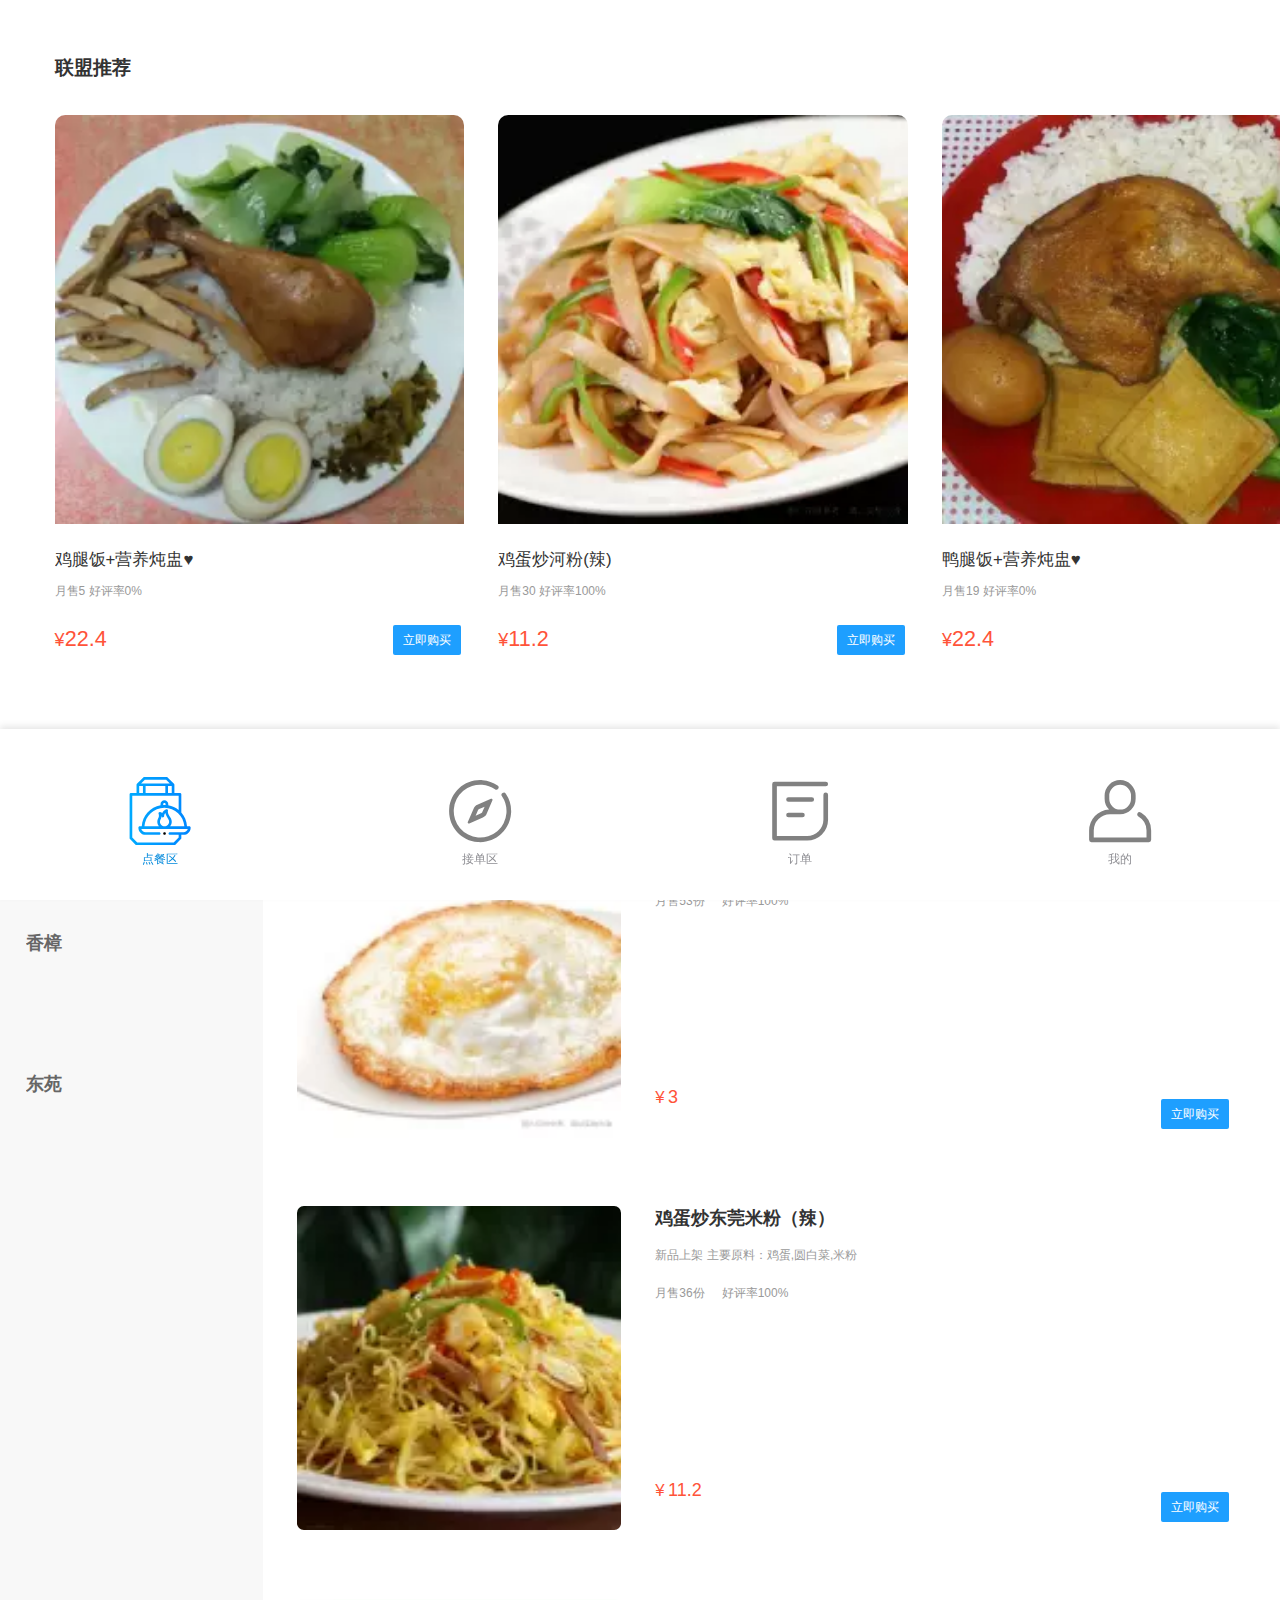
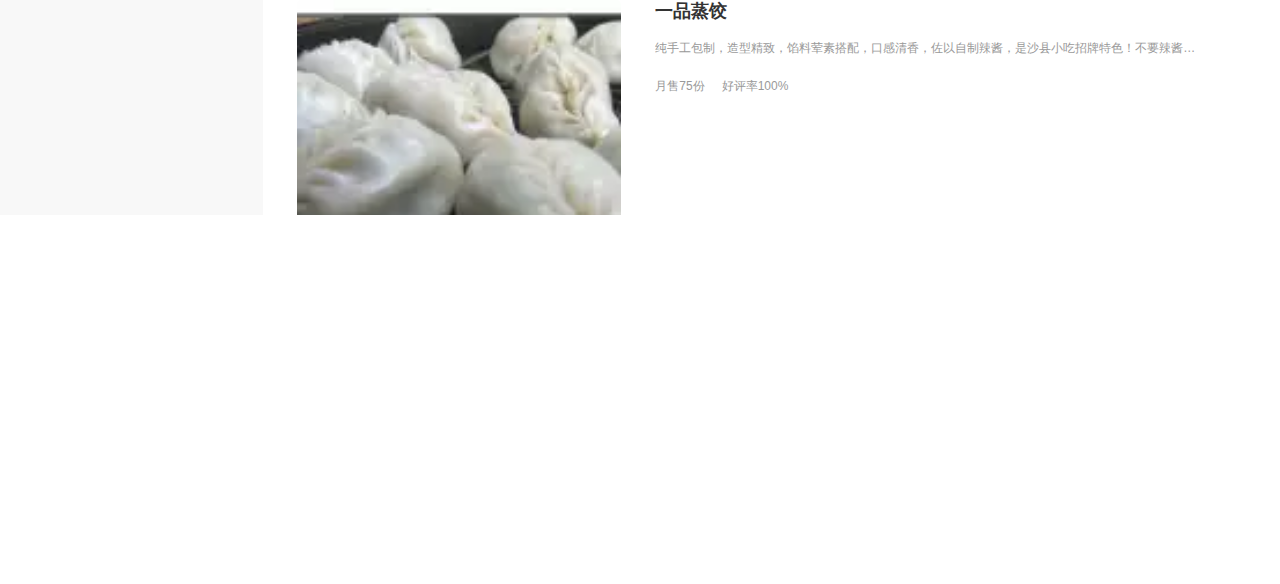
<file: order1.html>
<!DOCTYPE html>
<!-- saved from url=(0014)about:internet -->
<html lang="zh-cmn-Hans" data-dpr="2" style="font-size: 45px;">

<head>
    <meta http-equiv="Content-Type" content="text/html; charset=UTF-8">
    <link rel="manifest" href="javascript:void(0);">
    <meta name="format-detection" content="telephone=no, email=no">
    <meta name="description" content="夜宵联盟是中国专业的网上订餐平台，目前已覆盖北京、上海、杭州、广州等300多个城市，提供各类中式、日式、韩式、西式、下午茶、夜宵等优质美食，并提供送餐上门服务，让订餐更加轻松，叫外卖就上夜宵联盟！">
    <meta name="keywords" content="夜宵联盟，网上订餐，外卖，快餐外卖，外卖网">
    <meta name="apple-mobile-web-app-title" content="夜宵联盟">
    <meta name="addaplus-extra-params" content="[&quot;m_site=1&quot;,&quot;m_site_version=0.0.1&quot;]">
    <meta name="theme-color" content="#0096ff">
    <link rel="apple-touch-startup-image" href="javascript:void(0);">
    <meta http-equiv="x-dns-prefetch-control" content="on">
    <meta name="Alipay:title" content="夜宵联盟外卖">
    <meta name="Alipay:imgUrl" content="https://h5.ele.me/logo-96x96.png">
    <meta name="Alipay:desc" content="用夜宵联盟点外卖：美好生活，触手可得。">
    <meta name="spm-id" content="a2ogi">
    <meta name="aplus-waiting" content="MAN">
    <meta name="wpk-bid" content="ele_shop_uc">
    <link rel="dns-prefetch" href="javascript:void(0);">
    <link rel="dns-prefetch" href="javascript:void(0);">
    <link rel="dns-prefetch" href="javascript:void(0);">
    <link rel="dns-prefetch" href="javascript:void(0);">
    <link rel="preconnect" href="javascript:void(0);">
    <link rel="preconnect" href="javascript:void(0);">
    <link rel="preconnect" href="javascript:void(0);">
    <title>夜宵联盟</title>

    <script></script>
    <script></script>


    <meta name="viewport" content="initial-scale=1, maximum-scale=1, minimum-scale=1, user-scalable=no, viewport-fit=cover">
    <link href="./order1_files/vendor.b29943c.css" rel="stylesheet">
    <link href="./order1_files/shop.6d1126a.css" rel="stylesheet">
    <script></script>
    <script></script>


    <link href="./layui-2.5.5/dist/css/layui.css" rel="stylesheet">
    <script src="./layui-2.5.5/dist/layui.all.js"></script>
    <script src="./js/order.js"></script>
    
    <style>
        .layui-layer-btn {
            line-height: 24px;
            font: 14px Helvetica Neue, Helvetica, PingFang SC, Tahoma, Arial, sans-serif
        }

    </style>

    
</head>

<body ontouchstart="" data-spm="12117545" style="font-size: 24px;"><svg xmlns="http://www.w3.org/2000/svg" xmlns:xlink="http://www.w3.org/1999/xlink" style="position:absolute;width:0;height:0">
        <defs>
            <symbol viewBox="0 0 30 30" id="close.1ef4f95">
                <g fill="none" fill-rule="evenodd">
                    <circle cx="15" cy="15" r="14.5" stroke="#FFF"></circle>
                    <g fill="#FFF" transform="translate(7.875 7.875)">
                        <rect width="18.75" height="1.125" x="-2.25" y="6.75" rx=".563" transform="rotate(45 7.125 7.312)"></rect>
                        <rect width="18.75" height="1.125" x="-2.25" y="6.75" rx=".563" transform="scale(-1 1) rotate(45 0 -9.889)"></rect>
                    </g>
                </g>
            </symbol>
        </defs>
    </svg><svg xmlns="http://www.w3.org/2000/svg" xmlns:xlink="http://www.w3.org/1999/xlink" style="position:absolute;width:0;height:0">
        <defs>
            <symbol viewBox="0 0 32 32" id="success">
                <path fill="#FEF0CA" fill-rule="nonzero" d="M16 32C7.17 32 0 24.83 0 16S7.17 0 16 0s16 7.17 16 16-7.17 16-16 16zm-2.074-9.719c.533 0 1.067-.177 1.481-.592l7.941-7.94c.83-.83.83-2.134 0-2.964a2.075 2.075 0 0 0-2.963 0l-6.518 6.519-2.311-2.311c-.83-.83-2.134-.83-2.904 0-.83.83-.83 2.133 0 2.903l3.792 3.793c.415.415.949.592 1.482.592z"></path>
            </symbol>
            <symbol viewBox="0 0 32 32" id="success">
                <path fill="#FEF0CA" fill-rule="nonzero" d="M16 32C7.17 32 0 24.83 0 16S7.17 0 16 0s16 7.17 16 16-7.17 16-16 16zm-2.074-9.719c.533 0 1.067-.177 1.481-.592l7.941-7.94c.83-.83.83-2.134 0-2.964a2.075 2.075 0 0 0-2.963 0l-6.518 6.519-2.311-2.311c-.83-.83-2.134-.83-2.904 0-.83.83-.83 2.133 0 2.903l3.792 3.793c.415.415.949.592 1.482.592z"></path>
            </symbol>
            <symbol xmlns:xlink="http://www.w3.org/1999/xlink" viewBox="0 0 640 64" id="arc-cover">
                <defs>
                    <lineargradient id="arc-cover_a" x1="100%" x2="0%" y1="50%" y2="50%">
                        <stop offset="0%" stop-opacity=".05"></stop>
                        <stop offset="49.809%" stop-opacity=".1"></stop>
                        <stop offset="100%" stop-opacity=".05"></stop>
                    </lineargradient>
                    <lineargradient id="arc-cover_d" x1="100%" x2="1.25%" y1="50%" y2="50%">
                        <stop offset="0%" stop-color="#DC1E36"></stop>
                        <stop offset="100%" stop-color="#FD4E4C"></stop>
                    </lineargradient>
                    <path id="arc-cover_c" d="M0 13c86.885 32.667 193.219 49 319 49s232.781-16.333 321-49v360c0 13.255-10.745 24-24 24H24c-13.255 0-24-10.745-24-24V13z"></path>
                    <filter id="arc-cover_b" width="107.3%" height="112.2%" x="-3.7%" y="-6.6%" filterUnits="objectBoundingBox">
                        <feoffset dy="-2" in="SourceAlpha" result="shadowOffsetOuter1"></feoffset>
                        <fegaussianblur in="shadowOffsetOuter1" result="shadowBlurOuter1" stdDeviation="7.5"></fegaussianblur>
                        <fecolormatrix in="shadowBlurOuter1" values="0 0 0 0 0 0 0 0 0 0 0 0 0 0 0 0 0 0 0.1 0"></fecolormatrix>
                    </filter>
                </defs>
                <g fill="none" fill-rule="evenodd">
                    <path fill="url(#arc-cover_a)" d="M0 10c86.885 30.667 193.219 46 319 46s232.781-15.333 321-46v313c0 13.255-10.745 24-24 24H24c-13.255 0-24-10.745-24-24V10z"></path>
                    <use fill="#000" filter="url(#arc-cover_b)" xlink:href="#arc-cover_c"></use>
                    <use fill="url(#arc-cover_d)" xlink:href="#arc-cover_c"></use>
                </g>
            </symbol>
            <symbol viewBox="0 0 1024 1024" id="res-x">
                <path fill-rule="evenodd" d="M480.518 512L8.377 984.141c-8.853 8.853-8.777 22.871-.083 31.565 8.754 8.754 22.825 8.656 31.565-.083L512 543.482l472.141 472.141c8.853 8.853 22.871 8.777 31.565.083 8.754-8.754 8.656-22.825-.083-31.565L543.482 512l472.141-472.141c8.853-8.853 8.777-22.871.083-31.565-8.754-8.754-22.825-8.656-31.565.083L512 480.518 39.859 8.377C31.006-.476 16.988-.4 8.294 8.294c-8.754 8.754-8.656 22.825.083 31.565L480.518 512z" class="path1 fill-color3"></path>
            </symbol>
            <symbol viewBox="0 0 8 12" id="svip-down">
                <path fill="#F2DD7D" fill-rule="nonzero" d="M2.07 0v6.018H0l4 5.459 4-5.459H5.93V0H2.07z"></path>
            </symbol>
            <symbol viewBox="0 0 10 8" id="svip-crown">
                <path fill="#F2DD7D" fill-rule="evenodd" d="M7.11 2.688L5.143.072a.177.177 0 0 0-.286 0L2.89 2.69a.709.709 0 0 1-.991.152L.286 1.662a.177.177 0 0 0-.253.044.193.193 0 0 0-.03.14L.97 7.505a.37.37 0 0 0 .287.302c1.261.259 6.238.259 7.48 0a.37.37 0 0 0 .285-.301l.975-5.67a.187.187 0 0 0-.147-.218.177.177 0 0 0-.137.032L8.104 2.838a.709.709 0 0 1-.994-.15z"></path>
            </symbol>
            <symbol viewBox="0 0 13 10" id="svip-icon">
                <defs>
                    <lineargradient id="svip-icon_a" x1="100%" x2="0%" y1="50%" y2="50%">
                        <stop offset="0%" stop-color="#FDBD05"></stop>
                        <stop offset="100%" stop-color="#FFDB72"></stop>
                    </lineargradient>
                </defs>
                <path fill="url(#svip-icon_a)" fill-rule="evenodd" d="M9.354 3.36L6.894.09a.222.222 0 0 0-.357 0l-2.46 3.273a.886.886 0 0 1-1.24.19L.823 2.076a.222.222 0 0 0-.316.055.24.24 0 0 0-.038.177l1.21 7.07c.032.19.174.34.358.378 1.576.324 7.797.324 9.35.001a.462.462 0 0 0 .356-.377l1.219-7.088a.234.234 0 0 0-.183-.272.22.22 0 0 0-.172.04l-2.012 1.486a.886.886 0 0 1-1.241-.187z"></path>
            </symbol>
            <symbol xmlns:xlink="http://www.w3.org/1999/xlink" viewBox="0 0 24 24" id="gray-close">
                <defs>
                    <path id="gray-close_a" d="M13.132 12l6.47-6.47a.75.75 0 0 0-1.061-1.06l-6.47 6.47-6.47-6.47a.75.75 0 0 0-1.06 1.06L11.01 12l-.072.071.071.071-6.47 6.47a.75.75 0 0 0 1.061 1.06l6.47-6.47 6.47 6.47a.75.75 0 0 0 1.06-1.06l-6.47-6.47.072-.07-.071-.072z"></path>
                </defs>
                <g fill="none" fill-rule="evenodd">
                    <use fill="#000" fill-opacity=".54" fill-rule="nonzero" xlink:href="#gray-close_a"></use>
                    <path d="M0 0h24v24H0z"></path>
                </g>
            </symbol>
            <symbol xmlns:xlink="http://www.w3.org/1999/xlink" viewBox="0 0 198 125" id="purchase-hongbao">
                <defs>
                    <filter id="purchase-hongbao_a" width="126%" height="319.4%" x="-13%" y="-109.7%" filterUnits="objectBoundingBox">
                        <fegaussianblur in="SourceGraphic" stdDeviation="6.766"></fegaussianblur>
                    </filter>
                    <lineargradient id="purchase-hongbao_c" x1="50%" x2="50%" y1="0%" y2="100%">
                        <stop offset="0%" stop-color="#FE4A2F"></stop>
                        <stop offset="50.116%" stop-color="#FF6543"></stop>
                        <stop offset="100%" stop-color="#FE7F58"></stop>
                    </lineargradient>
                    <path id="purchase-hongbao_b" d="M0 .09h123.598v97.524c-1.586 6.558-30.032 26.389-61.174 26.389C31.28 124.003 1.71 106.307 0 97.614V.09z"></path>
                    <filter id="purchase-hongbao_d" width="101.6%" height="101.6%" x="-.8%" y="-.8%" filterUnits="objectBoundingBox">
                        <fegaussianblur in="SourceAlpha" result="shadowBlurInner1" stdDeviation=".5"></fegaussianblur>
                        <feoffset dy="-1" in="shadowBlurInner1" result="shadowOffsetInner1"></feoffset>
                        <fecomposite in="shadowOffsetInner1" in2="SourceAlpha" k2="-1" k3="1" operator="arithmetic" result="shadowInnerInner1"></fecomposite>
                        <fecolormatrix in="shadowInnerInner1" values="0 0 0 0 0.988235294 0 0 0 0 0.512982204 0 0 0 0 0.345098039 0 0 0 1 0"></fecolormatrix>
                    </filter>
                    <filter id="purchase-hongbao_e" width="108.1%" height="108.3%" x="-4%" y="-4.2%" filterUnits="objectBoundingBox">
                        <fegaussianblur in="SourceGraphic" stdDeviation="1.652"></fegaussianblur>
                    </filter>
                    <lineargradient id="purchase-hongbao_g" x1="0%" x2="93.762%" y1="3.756%" y2="133.128%">
                        <stop offset="0%" stop-color="#FDF3C7"></stop>
                        <stop offset="100%" stop-color="#E9D373"></stop>
                    </lineargradient>
                    <path id="purchase-hongbao_h" d="M97.932 112.043a6.999 6.999 0 0 0-6.995 7.003H6.995A6.999 6.999 0 0 0 0 112.043V7.003A6.999 6.999 0 0 0 6.995 0h83.942a6.999 6.999 0 0 0 6.995 7.003v105.04z"></path>
                    <path id="purchase-hongbao_i" d="M93.735 104.728c-3.477 0-6.295 2.803-6.295 6.261H11.892c0-3.458-2.819-6.26-6.296-6.26v-93.92c3.477 0 6.296-2.803 6.296-6.26H87.44c0 3.457 2.818 6.26 6.295 6.26v93.92z"></path>
                    <lineargradient id="purchase-hongbao_k" x1="71.529%" x2="17.287%" y1="39.262%" y2="95.852%">
                        <stop offset="0%" stop-color="#FFF1B5" stop-opacity="0"></stop>
                        <stop offset="100%" stop-color="#FFF1B7"></stop>
                    </lineargradient>
                    <lineargradient id="purchase-hongbao_l" x1="71.529%" x2="30.494%" y1="39.262%" y2="78.22%">
                        <stop offset="0%" stop-color="#FFDE52" stop-opacity="0"></stop>
                        <stop offset="100%" stop-color="#FFD353"></stop>
                    </lineargradient>
                    <lineargradient id="purchase-hongbao_m" x1="70.057%" x2="17.36%" y1="21.033%" y2="88.7%">
                        <stop offset="0%" stop-color="#F9F0C1" stop-opacity="0"></stop>
                        <stop offset="100%" stop-color="#FFF7D9"></stop>
                    </lineargradient>
                    <path id="purchase-hongbao_n" d="M0 0h122.416v43.2H0z"></path>
                    <filter id="purchase-hongbao_o" width="116.2%" height="118.4%" x="-8.1%" y="-9.2%" filterUnits="objectBoundingBox">
                        <fegaussianblur in="SourceGraphic" stdDeviation="3.304"></fegaussianblur>
                    </filter>
                    <lineargradient id="purchase-hongbao_q" x1="50%" x2="50%" y1="25.55%" y2="100%">
                        <stop offset="0%" stop-color="#FE7752"></stop>
                        <stop offset="100%" stop-color="#FE3341"></stop>
                    </lineargradient>
                    <lineargradient id="purchase-hongbao_r" x1="50%" x2="50%" y1="0%" y2="88.58%">
                        <stop offset="0%" stop-color="#FFF" stop-opacity="0"></stop>
                        <stop offset="100%" stop-color="#FFF"></stop>
                    </lineargradient>
                </defs>
                <g fill="none" fill-rule="evenodd" transform="translate(1 1)">
                    <ellipse cx="97.501" cy="122.75" fill="#FF5C3C" filter="url(#purchase-hongbao_a)" opacity=".3" rx="78.051" ry="9.25"></ellipse>
                    <g transform="translate(36.407 .063)">
                        <mask id="purchase-hongbao_f" fill="#fff">
                            <use xlink:href="#purchase-hongbao_b"></use>
                        </mask>
                        <g transform="matrix(1 0 0 -1 0 124.092)">
                            <use fill="url(#purchase-hongbao_c)" xlink:href="#purchase-hongbao_b"></use>
                            <use fill="#000" filter="url(#purchase-hongbao_d)" xlink:href="#purchase-hongbao_b"></use>
                        </g>
                        <path fill="#DA461B" d="M0 93.47c18.528 7.2 38.3 10.8 59.314 10.8 21.014 0 42.048-3.6 63.102-10.8v115.497a3.304 3.304 0 0 1-3.305 3.304H3.304A3.304 3.304 0 0 1 0 208.967V93.471z" filter="url(#purchase-hongbao_e)" mask="url(#purchase-hongbao_f)"></path>
                    </g>
                    <g transform="translate(48.649 35.851)">
                        <use fill="url(#purchase-hongbao_g)" xlink:href="#purchase-hongbao_h"></use>
                        <mask id="purchase-hongbao_j" fill="#fff">
                            <use xlink:href="#purchase-hongbao_i"></use>
                        </mask>
                        <path stroke="#643B0C" stroke-width="1.688" d="M92.891 103.933V11.604c-3.266-.383-5.859-2.96-6.246-6.212H12.686c-.387 3.252-2.98 5.83-6.246 6.212v92.33c3.267.382 5.86 2.96 6.246 6.211h73.96c.386-3.251 2.979-5.829 6.245-6.212z" opacity=".04"></path>
                        <g mask="url(#purchase-hongbao_j)">
                            <path fill="url(#purchase-hongbao_k)" d="M173.48 9.804v110.643H62.957z" opacity=".243" transform="translate(-27.98 9.804)"></path>
                            <path fill="url(#purchase-hongbao_l)" d="M167.884 36.414v84.033H89.538z" opacity=".119" transform="translate(-27.98 9.804)"></path>
                            <path fill="url(#purchase-hongbao_l)" d="M153.894 36.414v84.033H75.548z" opacity=".119" transform="translate(-27.98 9.804)"></path>
                            <path fill="url(#purchase-hongbao_m)" d="M101.627 0h27.084L27.084 110.643H0z" opacity=".2" transform="translate(-27.98 9.804)"></path>
                            <path fill="url(#purchase-hongbao_m)" d="M126.81 0h27.084L52.267 110.643H25.183z" opacity=".4" transform="translate(-27.98 9.804)"></path>
                        </g>
                    </g>
                    <g transform="translate(36.407 80.524)">
                        <mask id="purchase-hongbao_p" fill="#fff">
                            <use xlink:href="#purchase-hongbao_n"></use>
                        </mask>
                        <path fill="#E13211" d="M0 8.1c18.528 7.2 38.3 10.8 59.314 10.8 21.014 0 42.048-3.6 63.102-10.8v104.696a3.304 3.304 0 0 1-3.305 3.305H3.304A3.304 3.304 0 0 1 0 112.796V8.1z" filter="url(#purchase-hongbao_o)" mask="url(#purchase-hongbao_p)" opacity=".2"></path>
                    </g>
                    <path fill="url(#purchase-hongbao_q)" d="M0 91.09c18.707 7.131 38.67 10.697 59.887 10.697s42.454-3.566 63.71-10.697v66.087a6.609 6.609 0 0 1-6.608 6.608H6.609A6.609 6.609 0 0 1 0 157.177V91.09z" transform="translate(36.407 .063)"></path>
                    <path fill="url(#purchase-hongbao_r)" d="M18.952 123H176.55v41.5H18.952z"></path>
                    <path fill="#FFF" fill-opacity=".9" d="M0 122h196v42H0z"></path>
                    <path fill="#FFF" fill-opacity=".9" d="M0 122h196v1H0z"></path>
                </g>
            </symbol>
            <symbol xmlns:xlink="http://www.w3.org/1999/xlink" viewBox="0 0 193 49" id="purchase-title">
                <defs>
                    <path id="purchase-title_b" d="M163.666 41.442l-128.848.798-.05 3.513H3.392l10.176-17.808L2.544 10.136l18.21-.028 1.294-7.604 162.819.672-.566 5.088h1.083l-2.09 9.07-1.096 9.863 6.06 16.532h-24.592v-2.287z"></path>
                    <filter id="purchase-title_a" width="103.8%" height="116.2%" x="-1.9%" y="-5.8%" filterUnits="objectBoundingBox">
                        <feoffset dy="1" in="SourceAlpha" result="shadowOffsetOuter1"></feoffset>
                        <fegaussianblur in="shadowOffsetOuter1" result="shadowBlurOuter1" stdDeviation="1"></fegaussianblur>
                        <fecolormatrix in="shadowBlurOuter1" values="0 0 0 0 0.852306548 0 0 0 0 0.774469176 0 0 0 0 0.479506507 0 0 0 1 0"></fecolormatrix>
                    </filter>
                    <lineargradient id="purchase-title_c" x1="24.228%" x2="50%" y1="0%" y2="50%">
                        <stop offset="0%" stop-color="#FFF2BB"></stop>
                        <stop offset="100%" stop-color="#F5DB90"></stop>
                    </lineargradient>
                    <lineargradient id="purchase-title_d" x1="100%" y1="100%" y2="0%">
                        <stop offset="0%" stop-color="#C1B06F"></stop>
                        <stop offset="100%" stop-color="#8E793C"></stop>
                    </lineargradient>
                    <lineargradient id="purchase-title_e" x1="115.099%" x2="-56.638%" y1="50%" y2="50%">
                        <stop offset="0%" stop-color="#FCE9C2"></stop>
                        <stop offset="100%" stop-color="#EFCD85"></stop>
                    </lineargradient>
                    <lineargradient id="purchase-title_f" x1="121.235%" x2="-15.163%" y1="83.288%" y2="31.722%">
                        <stop offset="0%" stop-color="#FCE9C2"></stop>
                        <stop offset="100%" stop-color="#EFCD85"></stop>
                    </lineargradient>
                </defs>
                <g fill="none" fill-rule="evenodd">
                    <g opacity=".157" transform="translate(.5 .5)">
                        <use fill="#000" filter="url(#purchase-title_a)" xlink:href="#purchase-title_b"></use>
                        <use fill="#DECF87" xlink:href="#purchase-title_b"></use>
                    </g>
                    <path fill="url(#purchase-title_c)" d="M0 6.744h32V42H0l11.024-17.447z" transform="translate(.5 .5)"></path>
                    <path fill="url(#purchase-title_d)" d="M15.264 38H32v4z" transform="translate(.5 .5)"></path>
                    <path fill="url(#purchase-title_e)" d="M164.819 3H192v37h-28l6.551-19.42z" transform="matrix(-1 0 0 1 356.5 .5)"></path>
                    <path fill="url(#purchase-title_f)" d="M22 0h154l-5 38H15z" transform="translate(.5 .5)"></path>
                    <path fill="url(#purchase-title_d)" d="M164 38v2l7-2z" transform="translate(.5 .5)"></path>
                </g>
            </symbol>
            <symbol viewBox="0 0 17 17" id="like">
                <path fill="#999" d="M15.744 7.319a1.705 1.705 0 0 0-1.382-.79.476.476 0 0 0-.085-.008l-2.837-.003c.216-.612.303-1.227.303-1.911 0-.444-.08-.942-.267-1.333C11.11 2.504 10.427 2 9.636 2a1.655 1.655 0 0 0-1.658 1.792c-.05 1.745-1.438 3.16-3.186 3.284v.01l-2.144.005a.569.569 0 0 0-.643.56L2 14.435a.569.569 0 0 0 .663.558H5.02a.477.477 0 0 0 .171 0l7.953.002v.003c.311 0 .628-.085.91-.26.268-.167.469-.4.602-.66a.543.543 0 0 0 .083-.176l1.239-5.39a.551.551 0 0 0 .017-.192 1.618 1.618 0 0 0-.25-1.001zm-12.627.869l1.651-.004v5.71H3.113l.004-5.706zm11.768.053a1.065 1.065 0 0 0-.002.07l-1.205 5.244-.015.028a.552.552 0 0 1-.2.224l-.006.003a.589.589 0 0 1-.313.087l-7.263-.002V7.986a4.481 4.481 0 0 0 3.21-4.163c0-.047-.001-.095-.006-.142a.55.55 0 0 1 .551-.583.74.74 0 0 1 .432.143c.16.114.3.287.402.501.099.207.16.538.16.865 0 .592-.077 1.085-.24 1.55a1.08 1.08 0 0 0 .143.997c.208.29.546.462.906.462l2.793.003.084.006a.592.592 0 0 1 .49.284c.077.12.086.247.08.332z"></path>
            </symbol>
            <symbol viewBox="0 0 12 12" id="search">
                <g fill="none" fill-rule="evenodd">
                    <path fill="#F5F5F5" d="M-179-10h375v805h-375z"></path>
                    <path fill="#FFF" d="M-179 0h375v22h-375z"></path><text font-family="PingFangSC-Regular, PingFang SC" font-size="11" transform="translate(-179)">
                        <tspan x="179.5" y="16" fill="#333">黄焖鸡</tspan>
                        <tspan x="212.5" y="16" fill="#999">标准份</tspan>
                    </text>
                    <g>
                        <path fill="#FFF" d="M-179-11h375v44h-375z"></path>
                        <path fill="#F5F5F5" d="M-167-3h351a2 2 0 0 1 2 2v24a2 2 0 0 1-2 2h-351a2 2 0 0 1-2-2V-1a2 2 0 0 1 2-2z"></path>
                        <path fill="#999" fill-rule="nonzero" d="M11.255 5.338C11.11 2.475 8.787.152 5.924.008A5.632 5.632 0 0 0 .008 5.926c.145 2.845 2.44 5.158 5.284 5.325a5.636 5.636 0 0 0 2.24-.319.507.507 0 1 0-.342-.954 4.622 4.622 0 0 1-1.839.261c-2.327-.137-4.211-2.036-4.33-4.365A4.618 4.618 0 0 1 5.871 1.02c2.344.119 4.251 2.026 4.37 4.37a4.602 4.602 0 0 1-1.275 3.434.62.62 0 0 0 .007.866l2.16 2.16a.507.507 0 1 0 .718-.716L9.956 9.238a5.615 5.615 0 0 0 1.3-3.9z"></path>
                    </g>
                </g>
            </symbol>
            <symbol viewBox="0 0 20 20" id="select">
                <path d="M17.595 3.494A9.978 9.978 0 0 0 10 0C4.477 0 0 4.477 0 10s4.477 10 10 10 10-4.477 10-10c0-1.631-.39-3.171-1.083-4.532l-9.973 9.608-4.715-4.714 1.653-1.653 3.062 3.062 8.65-8.277z"></path>
            </symbol>
            <symbol xmlns:xlink="http://www.w3.org/1999/xlink" viewBox="0 0 24 24" id="down-no-fill">
                <defs>
                    <path id="down-no-fill_a" d="M8.818 12.235l7.955-7.955a.75.75 0 0 0-1.06-1.06l-8.486 8.485a.75.75 0 0 0 0 1.06l8.485 8.486a.75.75 0 1 0 1.061-1.06l-7.955-7.956z"></path>
                </defs>
                <g fill="none" fill-rule="evenodd" transform="rotate(-90 12.01 12.01)">
                    <use fill="#000" fill-opacity=".54" fill-rule="nonzero" xlink:href="#down-no-fill_a"></use>
                    <path d="M0 0h24v24H0z"></path>
                </g>
            </symbol>
            <symbol xmlns:xlink="http://www.w3.org/1999/xlink" viewBox="0 0 24 24" id="white-close">
                <defs>
                    <path id="white-close_a" d="M13.132 12l6.47-6.47a.75.75 0 0 0-1.061-1.06l-6.47 6.47-6.47-6.47a.75.75 0 0 0-1.06 1.06L11.01 12l-.072.071.071.071-6.47 6.47a.75.75 0 0 0 1.061 1.06l6.47-6.47 6.47 6.47a.75.75 0 0 0 1.06-1.06l-6.47-6.47.072-.07-.071-.072z"></path>
                </defs>
                <g fill="none" fill-rule="evenodd">
                    <use fill="#fff" fill-rule="nonzero" xlink:href="#white-close_a"></use>
                    <path d="M0 0h24v24H0z"></path>
                </g>
            </symbol>
            <symbol viewBox="0 0 20 32" id="arrow">
                <path fill="#fff" d="M16.552 5.633l-2.044-2.044L2.243 15.854l12.265 12.557 2.044-2.044L6.331 15.854z"></path>
            </symbol>
            <symbol viewBox="0 0 10 10" id="bugle">
                <g fill="currentColor" fill-rule="evenodd">
                    <path fill="none" d="M-1-1h12v12H-1z"></path>
                    <path d="M2.456 3.092v-.001L5.729.635a.512.512 0 0 1 .819.41v8.187a.512.512 0 0 1-.82.41L2.457 7.184v-.001H.916a.512.512 0 0 1-.512-.512V3.604c0-.283.23-.512.512-.512h1.54zm6.38-.125c.042.033 1.014.845 1.058 2.037.029.762-.32 1.49-1.035 2.162a.47.47 0 0 1-.324.125.472.472 0 0 1-.314-.116.388.388 0 0 1-.01-.583c.536-.504.8-1.026.782-1.553-.027-.839-.753-1.454-.76-1.46a.388.388 0 0 1-.031-.582.48.48 0 0 1 .635-.03z"></path>
                </g>
            </symbol>
            <symbol viewBox="0 0 16 16" id="phone">
                <g fill="none" fill-rule="evenodd">
                    <path fill="#FFF" d="M-286-743H89V467h-375z"></path>
                    <path fill="#00A6FF" d="M16 8A8 8 0 1 1 0 8a8 8 0 0 1 16 0zm-1 0A7 7 0 1 0 1 8a7 7 0 0 0 14 0zm-3.287 3.613a.424.424 0 0 1-.29.343c-.853.272-3.123-.733-4.883-2.486-1.76-1.753-2.769-4.014-2.496-4.865a.425.425 0 0 1 .344-.288l1.88-.312h.002l.015-.003c.085-.013.177.034.229.115.148.236.524.902.827 1.437.197.35.361.64.403.706.086.138.077.301-.02.399l-.8.796a.723.723 0 0 0 0 1.025l.61.607a.73.73 0 0 0 1.029 0l.799-.796c.098-.098.262-.106.4-.02l2.043 1.27a.397.397 0 0 1 .191.385l-.283 1.687z"></path>
                </g>
            </symbol>
        </defs>
    </svg><svg xmlns="http://www.w3.org/2000/svg" xmlns:xlink="http://www.w3.org/1999/xlink" style="position:absolute;width:0;height:0">
        <defs>
            <symbol viewBox="0 0 30 30" id="close.1ef4f95">
                <g fill="none" fill-rule="evenodd">
                    <circle cx="15" cy="15" r="14.5" stroke="#FFF"></circle>
                    <g fill="#FFF" transform="translate(7.875 7.875)">
                        <rect width="18.75" height="1.125" x="-2.25" y="6.75" rx=".563" transform="rotate(45 7.125 7.312)"></rect>
                        <rect width="18.75" height="1.125" x="-2.25" y="6.75" rx=".563" transform="scale(-1 1) rotate(45 0 -9.889)"></rect>
                    </g>
                </g>
            </symbol>
        </defs>
    </svg><svg xmlns="http://www.w3.org/2000/svg" xmlns:xlink="http://www.w3.org/1999/xlink" style="position:absolute;width:0;height:0;visibility:hidden">
        <defs>
            <symbol viewBox="0 0 44 44" id="cart-add">
                <path fill-rule="evenodd" d="M22 0C9.8 0 0 9.8 0 22s9.8 22 22 22 22-9.8 22-22S34.2 0 22 0zm0 42C11 42 2 33 2 22S11 2 22 2s20 9 20 20-9 20-20 20z" clip-rule="evenodd"></path>
                <path fill-rule="evenodd" d="M32 20c1.1 0 2 .9 2 2s-.9 2-2 2H12c-1.1 0-2-.9-2-2s.9-2 2-2h20z" clip-rule="evenodd"></path>
            </symbol>
            <symbol viewBox="0 0 44 44" id="cart-minus">
                <path fill="none" d="M0 0h44v44H0z"></path>
                <path fill-rule="evenodd" d="M22 0C9.8 0 0 9.8 0 22s9.8 22 22 22 22-9.8 22-22S34.2 0 22 0zm10 24h-8v8c0 1.1-.9 2-2 2s-2-.9-2-2v-8h-8c-1.1 0-2-.9-2-2s.9-2 2-2h8v-8c0-1.1.9-2 2-2s2 .9 2 2v8h8c1.1 0 2 .9 2 2s-.9 2-2 2z" clip-rule="evenodd"></path>
            </symbol>
            <symbol xmlns:xlink="http://www.w3.org/1999/xlink" viewBox="0 0 15 15" id="cart-remove">
                <defs>
                    <path id="cart-remove_a" d="M0 15h13V0H0z"></path>
                </defs>
                <g fill="none" fill-rule="evenodd" transform="translate(1)">
                    <path fill="#979797" d="M7.05 15h-5.5c-.303 0-.55-.26-.55-.583V5.091c0-.322.246-.583.55-.583.304 0 .55.26.55.583v8.743h4.95c1.032 0 2-.426 2.728-1.2A4.18 4.18 0 0 0 10.9 9.735l-.03-7.15c0-.323.245-.585.548-.586h.003c.302 0 .548.26.55.58L12 9.732a5.374 5.374 0 0 1-1.442 3.724C9.622 14.451 8.376 15 7.05 15z"></path>
                    <path fill="#979797" d="M12.458 3H.542C.242 3 0 2.776 0 2.5S.243 2 .542 2h11.916c.3 0 .542.224.542.5s-.243.5-.542.5"></path>
                    <mask id="cart-remove_b" fill="#fff">
                        <use xlink:href="#cart-remove_a"></use>
                    </mask>
                    <path fill="#979797" d="M5 2h3V1H5v1zm3.464 1H4.536C4.24 3 4 2.776 4 2.5v-2c0-.276.24-.5.536-.5h3.928C8.76 0 9 .224 9 .5v2c0 .276-.24.5-.536.5z" mask="url(#cart-remove_b)"></path>
                </g>
            </symbol>
            <symbol viewBox="0 0 14 16" id="cart">
                <path fill="#FFF" fill-rule="evenodd" d="M12.364 2.998H2.088L1.816.687a.455.455 0 0 0-.478-.431L.431.303A.454.454 0 0 0 0 .78l1.256 10.893c.006.293.011 1.325.933 1.325h9.546a.455.455 0 0 0 .455-.454v-.881a.454.454 0 0 0-.455-.455H3.05l-.11-.937h8.606c.998 0 1.889-.724 1.989-1.616l.455-4.04c.1-.893-.628-1.617-1.626-1.617zm-.45 4.245c-.075.669-.317 1.212-1.066 1.212H2.727L2.3 4.812h8.821c.749 0 1.065.543.99 1.212l-.197 1.219zM2.416 15.79a1 1 0 1 0 0-2 1 1 0 0 0 0 2zm9.092 0a1 1 0 1 0 0-2 1 1 0 0 0 0 2z"></path>
            </symbol>
            <symbol viewBox="0 0 7 5" id="vip-icon">
                <defs>
                    <lineargradient id="vip-icon_a" x1="50%" x2="50%" y1="100%" y2="-8.227%">
                        <stop offset="0%" stop-color="#FFE571"></stop>
                        <stop offset="100%" stop-color="#FFFAE4"></stop>
                    </lineargradient>
                </defs>
                <path fill="url(#vip-icon_a)" fill-rule="evenodd" d="M6.262 3.002L4.5 1 2.737 3.002 1.154 2.1a.1.1 0 0 0-.148.101l.544 3.714a.1.1 0 0 0 .1.086h5.7a.1.1 0 0 0 .099-.085L7.994 2.2a.1.1 0 0 0-.148-.101l-1.584.903z" transform="translate(-1 -1)"></path>
            </symbol>
            <symbol viewBox="0 0 11 11" id="question">
                <g fill="none" fill-rule="evenodd">
                    <path fill="#FFF" d="M-61-513h375v812H-61z"></path>
                    <g fill-rule="nonzero">
                        <path fill="none" d="M-1-1h12v12H-1z"></path>
                        <path fill="#7F7F7F" d="M5.138 10.268a5.118 5.118 0 1 1 0-10.236 5.118 5.118 0 0 1 0 10.236zm0-.512a4.606 4.606 0 1 0 0-9.212 4.606 4.606 0 0 0 0 9.212zm.095-7.677c.578 0 1.048.144 1.41.447.361.296.542.7.542 1.207 0 .413-.117.759-.343 1.029-.082.093-.335.312-.76.658a1.423 1.423 0 0 0-.38.439c-.099.168-.144.354-.144.556v.144h-.967v-.144c0-.312.054-.582.18-.801.118-.236.462-.582 1.022-1.046l.154-.16c.163-.194.253-.397.253-.616 0-.296-.09-.523-.262-.692-.18-.169-.443-.253-.768-.253-.407 0-.705.118-.886.363-.163.202-.244.489-.244.86h-.95c0-.616.19-1.097.57-1.45.38-.364.904-.54 1.573-.54zM5.07 7.014c.19 0 .353.051.48.17.126.109.19.252.19.43a.58.58 0 0 1-.2.438.706.706 0 0 1-.47.169.673.673 0 0 1-.47-.177.567.567 0 0 1-.19-.43c0-.178.064-.321.19-.43a.666.666 0 0 1 .47-.17z"></path>
                    </g>
                </g>
            </symbol>
            <symbol viewBox="0 0 13 13" id="icon-warn">
                <g fill="none" fill-rule="evenodd">
                    <circle cx="6.5" cy="6.5" r="6.5" fill="#FF5339"></circle>
                    <path fill="#FFF" d="M6 3h1v5H6zM6 9h1v1H6z"></path>
                </g>
            </symbol>
        </defs>
    </svg>
    <script></script>
    <div>
        <!---->
        <!---->
        <!---->
        <!---->
        <!---->


        <!---->
        <div class="recommend-1M-lc">
            <div>
                <p class="recommend-1kbzU">联盟推荐</p>
                <div class="recommend-38t08">
                    <div class="recommend-1U7u5">
                        <div class="recommend-3EB-z"><img src="./order1_files/dcb201c3a530ae3415866b30ec978jpeg.jpeg" alt="" class="recommend-16ZqP">
                            <div>
                                <p class="food-card-1ppXR">鸡腿饭+营养炖盅♥</p>
                                <p class="food-card-3O1zm">
                                    月售5
                                    好评率0%
                                </p>
                                <div class="food-card-2h4ZL">
                                    <p class="food-card-wVKdM" style="color: rgb(255, 83, 57);"><small>¥</small>22.4
                                        <!---->
                                    </p><span>


                                        <button type="button" class="layui-btn layui-btn-sm layui-btn-normal">立即购买</button>

                                    </span>
                                </div>
                            </div>
                        </div>
                        <div class="recommend-3EB-z"><img src="./order1_files/46a26c2a723ad0fc631e244b8f577jpeg.jpeg" alt="" class="recommend-16ZqP">
                            <div>
                                <p class="food-card-1ppXR">鸡蛋炒河粉(辣)</p>
                                <p class="food-card-3O1zm">
                                    月售30
                                    好评率100%
                                </p>
                                <div class="food-card-2h4ZL">
                                    <p class="food-card-wVKdM" style="color: rgb(255, 83, 57);"><small>¥</small>11.2
                                        <!---->
                                    </p><span>
                                        <!----> <button type="button" class="layui-btn layui-btn-sm layui-btn-normal">立即购买</button></span>
                                </div>
                            </div>
                        </div>
                        <div class="recommend-3EB-z"><img src="./order1_files/ba99b0ac9e914bd8310b9b6f1f00ajpeg.jpeg" alt="" class="recommend-16ZqP">
                            <div>
                                <p class="food-card-1ppXR">鸭腿饭+营养炖盅♥</p>
                                <p class="food-card-3O1zm">
                                    月售19
                                    好评率0%
                                </p>
                                <div class="food-card-2h4ZL">
                                    <p class="food-card-wVKdM" style="color: rgb(255, 83, 57);"><small>¥</small>22.4
                                        <!---->
                                    </p><span>
                                        <!----> <button type="button" class="layui-btn layui-btn-sm layui-btn-normal">立即购买</button></span>
                                </div>
                            </div>
                        </div>
                        <div class="recommend-3EB-z"><img src="./order1_files/b6fd9e4f3ef6d67d97990cffcf9ccjpeg.jpeg" alt="" class="recommend-16ZqP">
                            <div>
                                <p class="food-card-1ppXR">一品蒸饺</p>
                                <p class="food-card-3O1zm">
                                    月售75
                                    好评率100%
                                </p>
                                <div class="food-card-2h4ZL">
                                    <p class="food-card-wVKdM" style="color: rgb(255, 83, 57);"><small>¥</small>6.2
                                        <!---->
                                    </p><span>
                                        <!----> <button type="button" class="layui-btn layui-btn-sm layui-btn-normal">立即购买</button></span>
                                </div>
                            </div>
                        </div>
                        <div class="recommend-3EB-z"><img src="./order1_files/3b19064812290264f390a249cb857jpeg.jpeg" alt="" class="recommend-16ZqP">
                            <div>
                                <p class="food-card-1ppXR">卤肉饭+营养炖盅♥</p>
                                <p class="food-card-3O1zm">
                                    月售3
                                    好评率0%
                                </p>
                                <div class="food-card-2h4ZL">
                                    <p class="food-card-wVKdM" style="color: rgb(255, 83, 57);"><small>¥</small>22.4
                                        <!---->
                                    </p><span>
                                        <!----> <button type="button" class="layui-btn layui-btn-sm layui-btn-normal">立即购买</button></span>
                                </div>
                            </div>
                        </div>
                    </div>
                </div>
            </div>
        </div>
        <div class="index-2yB8n">
            <div class="menuview-menuview_2hUkG" style="height: 1270px;">
                <!---->
                <div class="menuview-menuviewMain_17K3g">
                    <main class="menuview-main_i6fQ3">
                        <div class="menucategory-category_29kyE menuview-menuNav_2_lFf">
                            <ul class="menucategory-categoryWrapper_2z0aj">
                                <li role="button" aria-label="后街" class="menucategory-active_JnDmc menucategory-hasicon_2MBNs menucategory-categoryItem_3e27M">
                                    <!----> <img class="menucategory-categoryIcon_375ij" src="./order1_files/05b267f338acfeb8bd682d16e836dpng.png"> <span class="menucategory-categoryName_qwsbd" style="font-size: 0.43rem;font-weight: bold;">后街</span></li>
                                <li role="button" aria-label="香樟" class="menucategory-categoryItem_3e27M">
                                    <span class="menucategory-categoryName_qwsbd" style="font-size: 0.4rem;font-weight: bold;">香樟</span></li>
                                <li role="button" aria-label="东苑" class="menucategory-categoryItem_3e27M">
                                    <span class="menucategory-categoryName_qwsbd" style="font-size: 0.4rem;font-weight: bold;">东苑</span></li>
                            </ul>
                        </div>
                        <section data-v-425277ec="" class="container menuview-menuList_JqDMu" coupons-data="[object Object]">
                            <div data-v-425277ec="" class="scroller">
                                <dl data-v-425277ec="" role="menu">
                                    <dt data-v-425277ec="" role="heading" aria-label="热销，大家喜欢吃，才叫真好吃。">
                                        <div data-v-425277ec="" class="category-title"><strong data-v-425277ec="" class="category-name">热销</strong> <span data-v-425277ec="" class="category-desc">大家喜欢吃，才叫真好吃。</span></div>
                                        <!---->
                                    </dt>
                                    <dd data-v-425277ec="" aria-label="煎荷包蛋，原价3元，现价3元。" role="menuitem" class="">
                                        <div data-v-425277ec="" class="fooddetails-root_2HoY2" scan-data="{entity}"><span class="fooddetails-logo_2Q0S7">
                                                <!----> <img src="./order1_files/c0af9c12f1ba0fbfea2bd151bb70bjpeg.jpeg" alt="煎荷包蛋" title="煎荷包蛋"></span>
                                            <section class="fooddetails-info_1fBtn">
                                                <p class="fooddetails-name_P4hpW">
                                                    <!----> <span class="fooddetails-nameText_250s_">煎荷包蛋</span>
                                                    <!---->
                                                </p>
                                                <p class="fooddetails-desc_3tvBJ">
                                                    主要原料：鸡蛋</p>
                                                <p class="fooddetails-sales_1ETVq"><span>月售53份</span> <span>好评率100%</span></p>
                                                <div class="fooddetails-activityRow_1FKti">
                                                    <!---->
                                                    <!---->
                                                </div> <span class="salesInfo-price_3_oc1_0 fooddetails-salesInfo_MPG41" style="color: rgb(255, 83, 57);"><span>3</span>
                                                    <!---->
                                                    <!----></span>
                                                <div class="fooddetails-button_RwKqC"><span>
                                                        <!----> <button type="button" class="layui-btn layui-btn-sm layui-btn-normal">立即购买</button></span></div>
                                            </section>
                                        </div>
                                    </dd>
                                    <dd data-v-425277ec="" aria-label="鸡蛋炒东莞米粉（辣），原价11.2元，现价11.2元。" role="menuitem" class="">
                                        <div data-v-425277ec="" class="fooddetails-root_2HoY2" scan-data="{entity}"><span class="fooddetails-logo_2Q0S7">
                                                <!----> <img src="./order1_files/1a9f42ebd3bb7eef6133a766c480cjpeg.jpeg" alt="鸡蛋炒东莞米粉（辣）" title="鸡蛋炒东莞米粉（辣）"></span>
                                            <section class="fooddetails-info_1fBtn">
                                                <p class="fooddetails-name_P4hpW">
                                                    <!----> <span class="fooddetails-nameText_250s_">鸡蛋炒东莞米粉（辣）</span>
                                                    <!---->
                                                </p>
                                                <p class="fooddetails-desc_3tvBJ">新品上架
                                                    主要原料：鸡蛋,圆白菜,米粉</p>
                                                <p class="fooddetails-sales_1ETVq"><span>月售36份</span> <span>好评率100%</span></p>
                                                <div class="fooddetails-activityRow_1FKti">
                                                    <!---->
                                                    <!---->
                                                </div> <span class="salesInfo-price_3_oc1_0 fooddetails-salesInfo_MPG41" style="color: rgb(255, 83, 57);"><span>11.2</span>
                                                    <!---->
                                                    <!----></span>
                                                <div class="fooddetails-button_RwKqC"><span>
                                                        <!----> <button type="button" class="layui-btn layui-btn-sm layui-btn-normal">立即购买</button></span></div>
                                            </section>
                                        </div>
                                    </dd>
                                    <dd data-v-425277ec="" aria-label="一品蒸饺，原价6.2元，现价6.2元。" role="menuitem" class="">
                                        <div data-v-425277ec="" class="fooddetails-root_2HoY2" scan-data="{entity}"><span class="fooddetails-logo_2Q0S7">
                                                <!----> <img src="./order1_files/b6fd9e4f3ef6d67d97990cffcf9ccjpeg(1).jpeg" alt="一品蒸饺" title="一品蒸饺"></span>
                                            <section class="fooddetails-info_1fBtn">
                                                <p class="fooddetails-name_P4hpW">
                                                    <!----> <span class="fooddetails-nameText_250s_">一品蒸饺</span>
                                                    <!---->
                                                </p>
                                                <p class="fooddetails-desc_3tvBJ">纯手工包制，造型精致，馅料荤素搭配，口感清香，佐以自制辣酱，是沙县小吃招牌特色！不要辣酱请注明。
                                                    主要原料：五花肉,面粉</p>
                                                <p class="fooddetails-sales_1ETVq"><span>月售75份</span> <span>好评率100%</span></p>
                                                <div class="fooddetails-activityRow_1FKti">
                                                    <!---->
                                                    <!---->
                                                </div> <span class="salesInfo-price_3_oc1_0 fooddetails-salesInfo_MPG41" style="color: rgb(255, 83, 57);"><span>6.2</span>
                                                    <!---->
                                                    <!----></span>
                                                <div class="fooddetails-button_RwKqC"><span>
                                                        <!----> <button type="button" class="layui-btn layui-btn-sm layui-btn-normal">立即购买</button></span></div>
                                            </section>
                                        </div>
                                    </dd>
                                    <dd data-v-425277ec="" aria-label="馄饨，原价7.2元，现价7.2元。" role="menuitem" class="">
                                        <div data-v-425277ec="" class="fooddetails-root_2HoY2" scan-data="{entity}"><span class="fooddetails-logo_2Q0S7">
                                                <!----> <img src="./order1_files/ac285963805d5156df4bf41532878jpeg.jpeg" alt="馄饨" title="馄饨"></span>
                                            <section class="fooddetails-info_1fBtn">
                                                <p class="fooddetails-name_P4hpW">
                                                    <!----> <span class="fooddetails-nameText_250s_">馄饨</span>
                                                    <!---->
                                                </p>
                                                <p class="fooddetails-desc_3tvBJ">沙县小吃馄饨皮薄馅大，滑嫩爽口。有海鲜、清汤、红油和酸菜四种口味，下单时请备注。默认海鲜味。
                                                    主要原料：五花肉,面粉</p>
                                                <p class="fooddetails-sales_1ETVq"><span>月售96份</span> <span>好评率88%</span></p>
                                                <div class="fooddetails-activityRow_1FKti">
                                                    <!---->
                                                    <!---->
                                                </div> <span class="salesInfo-price_3_oc1_0 fooddetails-salesInfo_MPG41" style="color: rgb(255, 83, 57);"><span>7.2</span> <span class="salesInfo-lowestPrice_3yG6H_0">起</span>
                                                    <!----></span>
                                                <div class="fooddetails-button_RwKqC"><span>
                                                        <!----> <button type="button" class="layui-btn layui-btn-sm layui-btn-normal">立即购买</button></span></div>
                                            </section>
                                        </div>
                                    </dd>
                                    <dd data-v-425277ec="" aria-label="鸡蛋炒面（辣），原价11.2元，现价11.2元。" role="menuitem" class="">
                                        <div data-v-425277ec="" class="fooddetails-root_2HoY2" scan-data="{entity}"><span class="fooddetails-logo_2Q0S7">
                                                <!----> <img src="./order1_files/b7414b2f3cd8541dc799c7fec21c8jpeg.jpeg" alt="鸡蛋炒面（辣）" title="鸡蛋炒面（辣）"></span>
                                            <section class="fooddetails-info_1fBtn">
                                                <p class="fooddetails-name_P4hpW">
                                                    <!----> <span class="fooddetails-nameText_250s_">鸡蛋炒面（辣）</span>
                                                    <!---->
                                                </p>
                                                <p class="fooddetails-desc_3tvBJ">
                                                    主要原料：鸡蛋,面粉,卷心菜</p>
                                                <p class="fooddetails-sales_1ETVq"><span>月售25份</span> <span>好评率100%</span></p>
                                                <div class="fooddetails-activityRow_1FKti">
                                                    <!---->
                                                    <!---->
                                                </div> <span class="salesInfo-price_3_oc1_0 fooddetails-salesInfo_MPG41" style="color: rgb(255, 83, 57);"><span>11.2</span>
                                                    <!---->
                                                    <!----></span>
                                                <div class="fooddetails-button_RwKqC"><span>
                                                        <!----> <button type="button" class="layui-btn layui-btn-sm layui-btn-normal">立即购买</button></span></div>
                                            </section>
                                        </div>
                                    </dd>
                                    <dd data-v-425277ec="" aria-label="拌面，原价6.2元，现价6.2元。" role="menuitem" class="">
                                        <div data-v-425277ec="" class="fooddetails-root_2HoY2" scan-data="{entity}"><span class="fooddetails-logo_2Q0S7">
                                                <!----> <img src="./order1_files/7a7b5bec8fcc824a8e7019a904b95jpeg.jpeg" alt="拌面" title="拌面"></span>
                                            <section class="fooddetails-info_1fBtn">
                                                <p class="fooddetails-name_P4hpW">
                                                    <!----> <span class="fooddetails-nameText_250s_">拌面</span>
                                                    <!---->
                                                </p>
                                                <p class="fooddetails-desc_3tvBJ">拌面是沙县小吃又一特色，以花生酱为主要调味。有辣与不辣两种。
                                                    主要原料：五花肉,面粉</p>
                                                <p class="fooddetails-sales_1ETVq"><span>月售36份</span> <span>好评率100%</span></p>
                                                <div class="fooddetails-activityRow_1FKti">
                                                    <!---->
                                                    <!---->
                                                </div> <span class="salesInfo-price_3_oc1_0 fooddetails-salesInfo_MPG41" style="color: rgb(255, 83, 57);"><span>6.2</span>
                                                    <!---->
                                                    <!----></span>
                                                <div class="fooddetails-button_RwKqC"><span>
                                                        <!----> <button type="button" class="layui-btn layui-btn-sm layui-btn-normal">立即购买</button></span></div>
                                            </section>
                                        </div>
                                    </dd>
                                    <dd data-v-425277ec="" aria-label="浓豆浆，原价2元，现价2元。" role="menuitem" class="">
                                        <div data-v-425277ec="" class="fooddetails-root_2HoY2" scan-data="{entity}"><span class="fooddetails-logo_2Q0S7">
                                                <!----> <img src="./order1_files/d85b601a4660619c25a57592a3eeajpeg.jpeg" alt="浓豆浆" title="浓豆浆"></span>
                                            <section class="fooddetails-info_1fBtn">
                                                <p class="fooddetails-name_P4hpW">
                                                    <!----> <span class="fooddetails-nameText_250s_">浓豆浆</span>
                                                    <!---->
                                                </p>
                                                <p class="fooddetails-desc_3tvBJ">
                                                    主要原料：豆浆</p>
                                                <p class="fooddetails-sales_1ETVq"><span>月售25份</span> <span>好评率100%</span></p>
                                                <div class="fooddetails-activityRow_1FKti">
                                                    <!---->
                                                    <!---->
                                                </div> <span class="salesInfo-price_3_oc1_0 fooddetails-salesInfo_MPG41" style="color: rgb(255, 83, 57);"><span>2</span>
                                                    <!---->
                                                    <!----></span>
                                                <div class="fooddetails-button_RwKqC"><span>
                                                        <!----> <button type="button" class="layui-btn layui-btn-sm layui-btn-normal">立即购买</button></span></div>
                                            </section>
                                        </div>
                                    </dd>
                                    <dd data-v-425277ec="" aria-label="卤蛋，原价2.5元，现价2.5元。" role="menuitem" class="">
                                        <div data-v-425277ec="" class="fooddetails-root_2HoY2" scan-data="{entity}"><span class="fooddetails-logo_2Q0S7">
                                                <!----> <img src="./order1_files/e4478d8c7549b1101ac8334dbbd26jpeg.jpeg" alt="卤蛋" title="卤蛋"></span>
                                            <section class="fooddetails-info_1fBtn">
                                                <p class="fooddetails-name_P4hpW">
                                                    <!----> <span class="fooddetails-nameText_250s_">卤蛋</span>
                                                    <!---->
                                                </p>
                                                <p class="fooddetails-desc_3tvBJ">
                                                    主要原料：鸡蛋</p>
                                                <p class="fooddetails-sales_1ETVq"><span>月售31份</span> <span>好评率100%</span></p>
                                                <div class="fooddetails-activityRow_1FKti">
                                                    <!---->
                                                    <!---->
                                                </div> <span class="salesInfo-price_3_oc1_0 fooddetails-salesInfo_MPG41" style="color: rgb(255, 83, 57);"><span>2.5</span>
                                                    <!---->
                                                    <!----></span>
                                                <div class="fooddetails-button_RwKqC"><span>
                                                        <!----> <button type="button" class="layui-btn layui-btn-sm layui-btn-normal">立即购买</button></span></div>
                                            </section>
                                        </div>
                                    </dd>
                                    <dd data-v-425277ec="" aria-label="红糖锅盔，原价4.6元，现价4.6元。" role="menuitem" class="">
                                        <div data-v-425277ec="" class="fooddetails-root_2HoY2" scan-data="{entity}"><span class="fooddetails-logo_2Q0S7">
                                                <!----> <img src="./order1_files/9755f29eea4654c669b99e479b1bejpeg.jpeg" alt="红糖锅盔" title="红糖锅盔"></span>
                                            <section class="fooddetails-info_1fBtn">
                                                <p class="fooddetails-name_P4hpW">
                                                    <!----> <span class="fooddetails-nameText_250s_">红糖锅盔</span>
                                                    <!---->
                                                </p>
                                                <p class="fooddetails-desc_3tvBJ">
                                                    主要原料：面粉,其他</p>
                                                <p class="fooddetails-sales_1ETVq"><span>月售14份</span> <span>好评率100%</span></p>
                                                <div class="fooddetails-activityRow_1FKti">
                                                    <!---->
                                                    <!---->
                                                </div> <span class="salesInfo-price_3_oc1_0 fooddetails-salesInfo_MPG41" style="color: rgb(255, 83, 57);"><span>4.6</span>
                                                    <!---->
                                                    <!----></span>
                                                <div class="fooddetails-button_RwKqC"><span>
                                                        <!----> <button type="button" class="layui-btn layui-btn-sm layui-btn-normal">立即购买</button></span></div>
                                            </section>
                                        </div>
                                    </dd>
                                    <dd data-v-425277ec="" aria-label=":乌鸡汤，原价8.2元，现价8.2元。" role="menuitem" class="">
                                        <div data-v-425277ec="" class="fooddetails-root_2HoY2" scan-data="{entity}"><span class="fooddetails-logo_2Q0S7">
                                                <!----> <img src="./order1_files/c7c80edf0ca8e70b8219eb3beabe4jpeg.jpeg" alt=":乌鸡汤" title=":乌鸡汤"></span>
                                            <section class="fooddetails-info_1fBtn">
                                                <p class="fooddetails-name_P4hpW">
                                                    <!----> <span class="fooddetails-nameText_250s_">:乌鸡汤</span>
                                                    <!---->
                                                </p>
                                                <p class="fooddetails-desc_3tvBJ">
                                                    主要原料：鸡肉</p>
                                                <p class="fooddetails-sales_1ETVq"><span>月售22份</span> <span>好评率100%</span></p>
                                                <div class="fooddetails-activityRow_1FKti">
                                                    <!---->
                                                    <!---->
                                                </div> <span class="salesInfo-price_3_oc1_0 fooddetails-salesInfo_MPG41" style="color: rgb(255, 83, 57);"><span>8.2</span>
                                                    <!---->
                                                    <!----></span>
                                                <div class="fooddetails-button_RwKqC"><span>
                                                        <!----> <button type="button" class="layui-btn layui-btn-sm layui-btn-normal">立即购买</button></span></div>
                                            </section>
                                        </div>
                                    </dd>
                                    <!---->
                                    <dd data-v-425277ec="" aria-label="白菜猪肉饺子十五只，原价13.2元，现价13.2元。" role="menuitem" class="">
                                        <div data-v-425277ec="" class="fooddetails-root_2HoY2" scan-data="{entity}"><span class="fooddetails-logo_2Q0S7"><span class="attrTag-attrTag_2f7Ms_0 mini-tag-tag_1I2lF_0 fooddetails-attrTag_2TNes">新品<span class="attrTag-newGhost_3oqLj_0 mini-tag-ghost_2_w2f_0">新品</span></span> <img src="./order1_files/02b79190acae1e715116bff72e425jpeg.jpeg" alt="白菜猪肉饺子十五只" title="白菜猪肉饺子十五只"></span>
                                            <section class="fooddetails-info_1fBtn">
                                                <p class="fooddetails-name_P4hpW">
                                                    <!----> <span class="fooddetails-nameText_250s_">白菜猪肉饺子十五只</span>
                                                    <!---->
                                                </p>
                                                <p class="fooddetails-desc_3tvBJ">
                                                    主要原料：白菜,面粉,猪肉</p>
                                                <p class="fooddetails-sales_1ETVq"><span>月售8份</span>
                                                    <!---->
                                                </p>
                                                <div class="fooddetails-activityRow_1FKti">
                                                    <!---->
                                                    <!---->
                                                </div> <span class="salesInfo-price_3_oc1_0 fooddetails-salesInfo_MPG41" style="color: rgb(255, 83, 57);"><span>13.2</span>
                                                    <!---->
                                                    <!----></span>
                                                <div class="fooddetails-button_RwKqC"><span>
                                                        <!----> <button type="button" class="layui-btn layui-btn-sm layui-btn-normal">立即购买</button></span></div>
                                            </section>
                                        </div>
                                    </dd>
                                    <!---->
                                    <dd data-v-425277ec="" aria-label="凉面，原价6.2元，现价6.2元。" role="menuitem" class="">
                                        <div data-v-425277ec="" class="fooddetails-root_2HoY2" scan-data="{entity}"><span class="fooddetails-logo_2Q0S7">
                                                <!----> <img src="./order1_files/593cf0a187caa229eb8887af7ff87jpeg.jpeg" alt="凉面" title="凉面"></span>
                                            <section class="fooddetails-info_1fBtn">
                                                <p class="fooddetails-name_P4hpW">
                                                    <!----> <span class="fooddetails-nameText_250s_">凉面</span>
                                                    <!---->
                                                </p>
                                                <p class="fooddetails-desc_3tvBJ">
                                                    主要原料：面粉</p>
                                                <p class="fooddetails-sales_1ETVq"><span>月售13份</span>
                                                    <!---->
                                                </p>
                                                <div class="fooddetails-activityRow_1FKti">
                                                    <!---->
                                                    <!---->
                                                </div> <span class="salesInfo-price_3_oc1_0 fooddetails-salesInfo_MPG41" style="color: rgb(255, 83, 57);"><span>6.2</span>
                                                    <!---->
                                                    <!----></span>
                                                <div class="fooddetails-button_RwKqC"><span>
                                                        <!----> <button type="button" class="layui-btn layui-btn-sm layui-btn-normal">立即购买</button></span></div>
                                            </section>
                                        </div>
                                    </dd>
                                    <!---->
                                    <dd data-v-425277ec="" aria-label="浓豆浆，原价2元，现价2元。" role="menuitem" class="">
                                        <div data-v-425277ec="" class="fooddetails-root_2HoY2" scan-data="{entity}"><span class="fooddetails-logo_2Q0S7">
                                                <!----> <img src="./order1_files/d85b601a4660619c25a57592a3eeajpeg.jpeg" alt="浓豆浆" title="浓豆浆"></span>
                                            <section class="fooddetails-info_1fBtn">
                                                <p class="fooddetails-name_P4hpW">
                                                    <!----> <span class="fooddetails-nameText_250s_">浓豆浆</span>
                                                    <!---->
                                                </p>
                                                <p class="fooddetails-desc_3tvBJ">
                                                    主要原料：豆浆</p>
                                                <p class="fooddetails-sales_1ETVq"><span>月售25份</span> <span>好评率100%</span></p>
                                                <div class="fooddetails-activityRow_1FKti">
                                                    <!---->
                                                    <!---->
                                                </div> <span class="salesInfo-price_3_oc1_0 fooddetails-salesInfo_MPG41" style="color: rgb(255, 83, 57);"><span>2</span>
                                                    <!---->
                                                    <!----></span>
                                                <div class="fooddetails-button_RwKqC"><span>
                                                        <!----> <button type="button" class="layui-btn layui-btn-sm layui-btn-normal">立即购买</button></span></div>
                                            </section>
                                        </div>
                                    </dd>
                                    <dd data-v-425277ec="" aria-label="煮鸡蛋，原价2.5元，现价2.5元。" role="menuitem" class="">
                                        <div data-v-425277ec="" class="fooddetails-root_2HoY2" scan-data="{entity}"><span class="fooddetails-logo_2Q0S7">
                                                <!----> <img src="./order1_files/365ad9579b1c970a94aa3f1069803jpeg.jpeg" alt="煮鸡蛋" title="煮鸡蛋"></span>
                                            <section class="fooddetails-info_1fBtn">
                                                <p class="fooddetails-name_P4hpW">
                                                    <!----> <span class="fooddetails-nameText_250s_">煮鸡蛋</span>
                                                    <!---->
                                                </p>
                                                <p class="fooddetails-desc_3tvBJ">
                                                    主要原料：鸡蛋</p>
                                                <p class="fooddetails-sales_1ETVq"><span>月售8份</span>
                                                    <!---->
                                                </p>
                                                <div class="fooddetails-activityRow_1FKti">
                                                    <!---->
                                                    <!---->
                                                </div> <span class="salesInfo-price_3_oc1_0 fooddetails-salesInfo_MPG41" style="color: rgb(255, 83, 57);"><span>2.5</span>
                                                    <!---->
                                                    <!----></span>
                                                <div class="fooddetails-button_RwKqC"><span>
                                                        <!----> <button type="button" class="layui-btn layui-btn-sm layui-btn-normal">立即购买</button></span></div>
                                            </section>
                                        </div>
                                    </dd>
                                    <dd data-v-425277ec="" aria-label="煎荷包蛋，原价3元，现价3元。" role="menuitem" class="">
                                        <div data-v-425277ec="" class="fooddetails-root_2HoY2" scan-data="{entity}"><span class="fooddetails-logo_2Q0S7">
                                                <!----> <img src="./order1_files/c0af9c12f1ba0fbfea2bd151bb70bjpeg.jpeg" alt="煎荷包蛋" title="煎荷包蛋"></span>
                                            <section class="fooddetails-info_1fBtn">
                                                <p class="fooddetails-name_P4hpW">
                                                    <!----> <span class="fooddetails-nameText_250s_">煎荷包蛋</span>
                                                    <!---->
                                                </p>
                                                <p class="fooddetails-desc_3tvBJ">
                                                    主要原料：鸡蛋</p>
                                                <p class="fooddetails-sales_1ETVq"><span>月售53份</span> <span>好评率100%</span></p>
                                                <div class="fooddetails-activityRow_1FKti">
                                                    <!---->
                                                    <!---->
                                                </div> <span class="salesInfo-price_3_oc1_0 fooddetails-salesInfo_MPG41" style="color: rgb(255, 83, 57);"><span>3</span>
                                                    <!---->
                                                    <!----></span>
                                                <div class="fooddetails-button_RwKqC"><span>
                                                        <!----> <button type="button" class="layui-btn layui-btn-sm layui-btn-normal">立即购买</button></span></div>
                                            </section>
                                        </div>
                                    </dd>
                                </dl>
                            </div>
                            <div data-v-425277ec="">
                                <div class="specpanel-mask_1zC4L" style="display: none;"></div>
                                <div class="specpanel-root_QLZIb" style="display: none;">
                                    <!---->
                                </div>
                            </div>
                            <!---->
                        </section>
                    </main>
                    <div z-index="10"><button type="button" class="index-essentialTip_vf4aS_0" style="display: none;">去点必选品</button>

                    </div>
                </div>
            </div>
        </div>
        <!---->
    </div>
    <div class="index-AcI9j" style="display: none;">
        <div class="Load-wrapper_3h35P-W index-2Djwj">
            <div class="Load-loading-main_1LVs9py">
                <div class="Load-loading-icon_2LvpNhI"></div>
            </div>
        </div>
    </div>
    <div data-v-53457f04="" class="shop-info" style="display: none;">
        <!---->
        <section data-v-53457f04="" class="section">
            <h3 class="section-title">配送信息</h3>
            <div class="delivery-2eZxp">
                <div>
                    <!----><span>由蜂鸟快送提供配送，约40分钟送达，距离3.7km</span></div>
                <!---->
                <div>配送费￥4.5</div>
            </div>
        </section>
        <section data-v-53457f04="" class="section">
            <h3 class="section-title">商家服务</h3>
            <div class="activity-34NE9">
                <div class="activity-1hPHa activity-25cwN"><span class="mini-tag-1Lyw4 activity-N5WvH" style="border: 1px solid rgb(153, 153, 153);">赔<span class="activity-yP-9y mini-tag-1ezSQ" style="color: rgb(153, 153, 153);">赔</span></span><span class="activity-3dUjU">商家原因导致订单取消，赔付代金券</span></div>
                <div class="activity-1hPHa activity-25cwN"><span class="mini-tag-1Lyw4 activity-N5WvH" style="border: 1px solid rgb(153, 153, 153);">保<span class="activity-yP-9y mini-tag-1ezSQ" style="color: rgb(153, 153, 153);">保</span></span><span class="activity-3dUjU">该商户食品安全已由国泰产险承担，食品安全有保障</span></div>
            </div>
        </section>
        <section data-v-53457f04="" class="section album-3hu5e">
            <h3 class="section-title">商家实景</h3>
            <div class="album-3VrB9"><a href="javascript:"><img src="./order1_files/8882998fa51de742215000fff4294jpeg.jpeg"><span class="album-3mg0R">后厨(3张)</span></a><a href="javascript:"><img src="./order1_files/98fea0fb521190242cae2ba25ee14jpeg.jpeg"><span class="album-3mg0R">大堂(2张)</span></a><a href="javascript:"><img src="./order1_files/33782a858c2a6b29e6c854c0dfb9djpeg.jpeg"><span class="album-3mg0R">门面(1张)</span></a></div>
        </section>
        <div data-v-53457f04="">
            <section class="section">
                <h3 class="section-title">商家信息</h3>
                <ul class="detail-3mz9N">
                    <li>叫外卖，上夜宵联盟</li>
                    <li><span>品类</span><span>沙县小吃, 其他快餐</span></li>
                    <li><span>商家电话</span><span class="detail-2mw1q"><svg>
                                <use xlink:href="#phone"></use>
                            </svg><span>联系商家</span></span></li>
                    <li><span>地址</span><span>成都市温江区柳城柳台大道东段249号附11号6栋1层11号</span></li>
                    <li><span>营业时间</span><span>08:00-22:00</span></li>
                </ul>
            </section>
            <section class="section"><a href="javascript:void(0);" class="section-title detail-XxlGz">营业资质
                    <span></span></a></section>
        </div>
    </div>
    <!---->
    <!---->

    <script></script>
    <script></script>
    <script></script>
    <script></script>
    <script></script>
    <script></script>
    <script></script>
    <script></script>
    <script></script>
    <script></script>
    <script></script>
    <script></script>
    <script></script>
    <script></script>
    <script></script>
    <script></script>
    <script></script>
    <script></script>
    <script></script>
    <script></script>
    <div>
        <div class="Popup-mask_2vJ_ko7" style="background: rgba(0, 0, 0, 0.7); transition-duration: 0.2s; align-items: center; z-index: 7777; display: none;">
            <div class="Popup-wrapper_2IImAZj Popup-center-wrapper_29jr-9C" style="transition-duration: 0.2s;">
                <!---->
                <div class="Dialogue-wrapper_1c-lP67">
                    <!---->
                    <!---->
                    <!---->
                    <p class="MessageDialog-promptError_2ORWJDP" style="display: none;"></p>
                    <!---->
                </div>
            </div>
        </div>
        <div class="MessageToast-wrapper_1b8l3iQ" style="display: none;">

        </div>
    </div>
    <script></script>


    <svg xmlns="http://www.w3.org/2000/svg" xmlns:xlink="http://www.w3.org/1999/xlink" style="position: absolute; width: 0; height: 0;">
        <defs>
            <symbol viewBox="0 0 22 22" id="h5-component-discoverRegular">
                <path fill="#818181" fill-rule="nonzero" d="M16.62 2.727a.75.75 0 0 1-.844 1.24 8.455 8.455 0 0 0-4.095-1.44 8.5 8.5 0 0 0-9.153 7.792 8.499 8.499 0 0 0 7.79 9.153 8.5 8.5 0 0 0 9.154-7.791 8.46 8.46 0 0 0-1.435-5.449.75.75 0 1 1 1.24-.842 9.96 9.96 0 0 1 1.69 6.411c-.442 5.505-5.264 9.609-10.768 9.166-5.505-.442-9.61-5.263-9.166-10.768C1.475 4.694 6.296.59 11.8 1.033c1.75.14 3.398.727 4.819 1.694zM14.638 7c.244 0 .44.254.331.506l-1.9 4.39c-.11.255-.264.494-.471.702-.21.21-.454.367-.712.476l-4.38 1.895a.363.363 0 0 1-.476-.476l1.895-4.38c.11-.258.266-.5.477-.711.207-.208.447-.362.7-.471l4.391-1.9A.367.367 0 0 1 14.638 7zM12.45 9.55l-1.751.757a.737.737 0 0 0-.237.156.753.753 0 0 0-.156.236l-.758 1.752 1.742-.753a.766.766 0 0 0 .247-.161.733.733 0 0 0 .154-.234l.76-1.754z"></path>
            </symbol>

            <symbol viewBox="0 0 22 22" id="h5-component-discover">
                <defs>
                    <lineargradient id="h5-component-discover-a" x1="0%" y1="50%" y2="50%">
                        <stop offset="0%" stop-color="#0AF"></stop>
                        <stop offset="100%" stop-color="#0085FF"></stop>
                    </lineargradient>
                </defs>
                <path fill="url(#h5-component-discover-a)" fill-rule="evenodd" d="M3.929 3.929c3.899-3.9 10.243-3.9 14.142 0 3.899 3.899 3.899 10.243 0 14.142-3.899 3.9-10.243 3.9-14.142 0-3.9-3.899-3.9-10.243 0-14.142zM14.639 7a.363.363 0 0 0-.146.03l-4.39 1.901c-.254.11-.493.264-.701.471a2.23 2.23 0 0 0-.476.712l-1.896 4.38a.363.363 0 0 0 .476.476l4.38-1.896a2.203 2.203 0 0 0 1.183-1.178l1.9-4.39A.363.363 0 0 0 14.64 7zM11 12a1 1 0 1 1 0-2 1 1 0 0 1 0 2z"></path>
            </symbol>

            <symbol viewBox="-27 0 512 512" id="h5-component-indexRegular">
                <path fill="#818181" fill-rule="nonzero" d="m448 370h-17.304688c-2.300781-39.5-18.148437-75.417969-42.960937-103.171875.132813-.644531.203125-1.316406.203125-2.003906v-134.824219c0-5.523438-4.476562-10-10-10h-41.9375v-62c-.007812 0-.015625.003906-.023438.003906 0-2.605468-.992187-5.160156-2.90625-7.074218l-48-48c-1.875-1.875-4.417968-2.929688-7.070312-2.929688h-168c-2.652344 0-5.195312 1.054688-7.070312 2.929688l-48 48c-1.910157 1.910156-2.902344 4.46875-2.90625 7.066406-.007813 0-.015626.003906-.023438.003906v62h-42c-5.523438 0-10 4.476562-10 10v328.5625c0 2.652344 1.054688 5.195312 2.929688 7.070312l43.4375 43.4375c1.875 1.875 4.417968 2.929688 7.070312 2.929688h281.058594c2.652344 0 5.195312-1.054688 7.074218-2.929688l43.4375-43.4375c1.875-1.875 2.929688-4.417968 2.929688-7.070312v-24.5625h16.0625c29.773438 0 54-24.226562 54-54 0-5.523438-4.476562-10-10-10zm-220.269531-34.269531c0-5.101563 1.097656-10.015625 3.261719-14.601563.011718-.027344.023437-.054687.035156-.078125.605468-1.269531 1.308594-2.539062 2.101562-3.773437.207032-.324219.398438-.660156.566406-1.007813 3.6875-7.554687 5.351563-14.90625 5.871094-21.5.265625.597657.519532 1.226563.761719 1.882813 1.859375 5.03125 7.355469 7.699218 12.460937 6.054687 5.101563-1.652343 7.996094-7.03125 6.554688-12.195312-.75-3.011719 2.203125-12.066407 8.722656-19.726563 2.757813 13.4375 10.195313 25.695313 17.03125 36.957032 1.605469 2.648437 3.269532 5.386718 4.808594 8.035156.125.214844.257812.421875.394531.628906 1.285157 1.871094 2.375 3.863281 3.25 5.917969.007813.015625.015625.035156.023438.050781 1.789062 4.226562 2.695312 8.71875 2.695312 13.355469 0 18.894531-15.375 34.269531-34.269531 34.269531s-34.269531-15.375-34.269531-34.269531zm84.234375-21.214844c-.023438-.046875-.042969-.097656-.0625-.144531-1.332032-3.105469-2.972656-6.113282-4.878906-8.941406-1.582032-2.714844-3.230469-5.433594-4.828126-8.0625-9.160156-15.089844-17.808593-29.339844-14.5-43.605469.839844-3.613281-.390624-7.398438-3.199218-9.824219-2.804688-2.425781-6.726563-3.101562-10.183594-1.75-12.976562 5.078125-23.433594 16.058594-29.4375 27.566406-6.257812-4.882812-12.789062-7.023437-17.160156-7.496094-3.546875-.378906-7.03125 1.109376-9.140625 3.976563-2.113281 2.867187-2.554688 6.605469-1.140625 9.871094.253906.609375 6.046875 14.988281-1.484375 30.921875-1.082031 1.730468-2.058594 3.507812-2.917969 5.300781-.097656.1875-.183594.375-.269531.566406-3.339844 7.191407-5.03125 14.871094-5.03125 22.835938 0 12.988281 4.589843 24.917969 12.226562 34.273437h-108.628906c5.167969-78.066406 70.324219-140 149.671875-140s144.503906 61.933594 149.667969 140h-106.625c7.636719-9.351562 12.226562-21.285156 12.226562-34.273437 0-7.351563-1.449219-14.492188-4.304687-21.214844zm-42.039063-104.28125c-2.957031-.15625-5.933593-.234375-8.925781-.234375-2.996094 0-5.96875.078125-8.925781.234375v-6.984375c0-4.921875 4.003906-8.925781 8.925781-8.925781s8.925781 4.003906 8.925781 8.925781zm-149.925781-90.234375v-52h148v52zm168-52h28v52h-28zm-173.855469-48h159.714844l28 28h-215.714844zm-42.144531 48h28v52h-28zm332 346h-102c-5.523438 0-10 4.476562-10 10s4.476562 10 10 10h65.9375v20.417969l-37.582031 37.582031h-272.773438l-37.582031-37.582031v-314.417969h347.9375v107.953125c-22.113281-17.941406-48.796875-30.449219-78.011719-35.480469v-9.222656c0-15.949219-12.976562-28.925781-28.925781-28.925781s-28.925781 12.976562-28.925781 28.925781v9.222656c-76.804688 13.222656-136.144531 78.144532-140.773438 157.527344h-15.300781c-5.523438 0-10 4.476562-10 10 0 29.773438 24.226562 54 54 54h102c5.523438 0 10-4.476562 10-10s-4.476562-10-10-10h-102c-15.269531 0-28.21875-10.117188-32.5-24h349c-4.28125 13.882812-17.230469 24-32.5 24zm0 0" />
                <path d="m262 414c-2.628906 0-5.210938 1.070312-7.070312 2.929688-1.859376 1.859374-2.929688 4.441406-2.929688 7.070312s1.070312 5.210938 2.929688 7.070312c1.859374 1.859376 4.441406 2.929688 7.070312 2.929688s5.210938-1.070312 7.070312-2.929688c1.859376-1.859374 2.929688-4.441406 2.929688-7.070312s-1.070312-5.210938-2.929688-7.070312c-1.859374-1.859376-4.441406-2.929688-7.070312-2.929688zm0 0" />
            </symbol>

            <symbol viewBox="-27 0 512 512" id="h5-component-index">
                <defs>
                    <lineargradient id="h5-component-index-a" x1="0%" y1="50%" y2="50%">
                        <stop offset="0%" stop-color="#0AF"></stop>
                        <stop offset="100%" stop-color="#0085FF"></stop>
                    </lineargradient>
                </defs>
                <path fill="url(#h5-component-discover-a)" fill-rule="evenodd" d="m448 370h-17.304688c-2.300781-39.5-18.148437-75.417969-42.960937-103.171875.132813-.644531.203125-1.316406.203125-2.003906v-134.824219c0-5.523438-4.476562-10-10-10h-41.9375v-62c-.007812 0-.015625.003906-.023438.003906 0-2.605468-.992187-5.160156-2.90625-7.074218l-48-48c-1.875-1.875-4.417968-2.929688-7.070312-2.929688h-168c-2.652344 0-5.195312 1.054688-7.070312 2.929688l-48 48c-1.910157 1.910156-2.902344 4.46875-2.90625 7.066406-.007813 0-.015626.003906-.023438.003906v62h-42c-5.523438 0-10 4.476562-10 10v328.5625c0 2.652344 1.054688 5.195312 2.929688 7.070312l43.4375 43.4375c1.875 1.875 4.417968 2.929688 7.070312 2.929688h281.058594c2.652344 0 5.195312-1.054688 7.074218-2.929688l43.4375-43.4375c1.875-1.875 2.929688-4.417968 2.929688-7.070312v-24.5625h16.0625c29.773438 0 54-24.226562 54-54 0-5.523438-4.476562-10-10-10zm-220.269531-34.269531c0-5.101563 1.097656-10.015625 3.261719-14.601563.011718-.027344.023437-.054687.035156-.078125.605468-1.269531 1.308594-2.539062 2.101562-3.773437.207032-.324219.398438-.660156.566406-1.007813 3.6875-7.554687 5.351563-14.90625 5.871094-21.5.265625.597657.519532 1.226563.761719 1.882813 1.859375 5.03125 7.355469 7.699218 12.460937 6.054687 5.101563-1.652343 7.996094-7.03125 6.554688-12.195312-.75-3.011719 2.203125-12.066407 8.722656-19.726563 2.757813 13.4375 10.195313 25.695313 17.03125 36.957032 1.605469 2.648437 3.269532 5.386718 4.808594 8.035156.125.214844.257812.421875.394531.628906 1.285157 1.871094 2.375 3.863281 3.25 5.917969.007813.015625.015625.035156.023438.050781 1.789062 4.226562 2.695312 8.71875 2.695312 13.355469 0 18.894531-15.375 34.269531-34.269531 34.269531s-34.269531-15.375-34.269531-34.269531zm84.234375-21.214844c-.023438-.046875-.042969-.097656-.0625-.144531-1.332032-3.105469-2.972656-6.113282-4.878906-8.941406-1.582032-2.714844-3.230469-5.433594-4.828126-8.0625-9.160156-15.089844-17.808593-29.339844-14.5-43.605469.839844-3.613281-.390624-7.398438-3.199218-9.824219-2.804688-2.425781-6.726563-3.101562-10.183594-1.75-12.976562 5.078125-23.433594 16.058594-29.4375 27.566406-6.257812-4.882812-12.789062-7.023437-17.160156-7.496094-3.546875-.378906-7.03125 1.109376-9.140625 3.976563-2.113281 2.867187-2.554688 6.605469-1.140625 9.871094.253906.609375 6.046875 14.988281-1.484375 30.921875-1.082031 1.730468-2.058594 3.507812-2.917969 5.300781-.097656.1875-.183594.375-.269531.566406-3.339844 7.191407-5.03125 14.871094-5.03125 22.835938 0 12.988281 4.589843 24.917969 12.226562 34.273437h-108.628906c5.167969-78.066406 70.324219-140 149.671875-140s144.503906 61.933594 149.667969 140h-106.625c7.636719-9.351562 12.226562-21.285156 12.226562-34.273437 0-7.351563-1.449219-14.492188-4.304687-21.214844zm-42.039063-104.28125c-2.957031-.15625-5.933593-.234375-8.925781-.234375-2.996094 0-5.96875.078125-8.925781.234375v-6.984375c0-4.921875 4.003906-8.925781 8.925781-8.925781s8.925781 4.003906 8.925781 8.925781zm-149.925781-90.234375v-52h148v52zm168-52h28v52h-28zm-173.855469-48h159.714844l28 28h-215.714844zm-42.144531 48h28v52h-28zm332 346h-102c-5.523438 0-10 4.476562-10 10s4.476562 10 10 10h65.9375v20.417969l-37.582031 37.582031h-272.773438l-37.582031-37.582031v-314.417969h347.9375v107.953125c-22.113281-17.941406-48.796875-30.449219-78.011719-35.480469v-9.222656c0-15.949219-12.976562-28.925781-28.925781-28.925781s-28.925781 12.976562-28.925781 28.925781v9.222656c-76.804688 13.222656-136.144531 78.144532-140.773438 157.527344h-15.300781c-5.523438 0-10 4.476562-10 10 0 29.773438 24.226562 54 54 54h102c5.523438 0 10-4.476562 10-10s-4.476562-10-10-10h-102c-15.269531 0-28.21875-10.117188-32.5-24h349c-4.28125 13.882812-17.230469 24-32.5 24zm0 0" />
                <path d="m262 414c-2.628906 0-5.210938 1.070312-7.070312 2.929688-1.859376 1.859374-2.929688 4.441406-2.929688 7.070312s1.070312 5.210938 2.929688 7.070312c1.859374 1.859376 4.441406 2.929688 7.070312 2.929688s5.210938-1.070312 7.070312-2.929688c1.859376-1.859374 2.929688-4.441406 2.929688-7.070312s-1.070312-5.210938-2.929688-7.070312c-1.859374-1.859376-4.441406-2.929688-7.070312-2.929688zm0 0" />
            </symbol>

            <symbol viewBox="0 0 22 22" id="h5-component-orderRegular">
                <path fill="#818181" fill-rule="nonzero" d="M7.25 8a.75.75 0 0 1 0-1.5h7.5a.75.75 0 1 1 0 1.5h-7.5zm0 5.004a.75.75 0 1 1 0-1.5h4.498a.75.75 0 1 1 0 1.5H7.25zM3.5 3v16h9.75c2.9 0 5.25-2.35 5.25-5.25V5.748a.75.75 0 1 1 1.5 0v8.002a6.75 6.75 0 0 1-6.75 6.75H2.75a.75.75 0 0 1-.75-.75V2.25a.75.75 0 0 1 .75-.75h16.5a.75.75 0 1 1 0 1.5H3.5z"></path>
            </symbol>

            <symbol viewBox="0 0 22 22" id="h5-component-order">
                <defs>
                    <lineargradient id="h5-component-order-a" x1="0%" y1="50%" y2="50%">
                        <stop offset="0%" stop-color="#0AF"></stop>
                        <stop offset="100%" stop-color="#0085FF"></stop>
                    </lineargradient>
                </defs>
                <path fill="url(#h5-component-order-a)" fill-rule="evenodd" d="M2.75 1.5h16.5a.75.75 0 0 1 .75.75v11.5a6.758 6.758 0 0 1-6.75 6.75H2.75a.75.75 0 0 1-.75-.75V2.25a.75.75 0 0 1 .75-.75zm12 6.5a.75.75 0 0 0 0-1.5h-7.5a.75.75 0 0 0 0 1.5h7.5zm-3.002 5.003a.75.75 0 0 0 0-1.5H7.25a.75.75 0 0 0 0 1.5h4.498z"></path>
            </symbol>

            <symbol viewBox="0 0 22 22" id="h5-component-profileRegular">
                <path fill="#818181" fill-rule="nonzero" d="M10.955 12H7.75a5.25 5.25 0 0 0-5.25 5.25v2.25h17v-2.25a5.244 5.244 0 0 0-2.626-4.548.75.75 0 0 1 .75-1.3l.183.11A6.745 6.745 0 0 1 21 17.25v3a.75.75 0 0 1-.75.75H1.75a.75.75 0 0 1-.75-.75v-3a6.75 6.75 0 0 1 6.436-6.743A4.984 4.984 0 0 1 6 7V6a5 5 0 0 1 10 0v1a5 5 0 0 1-5.045 5zM11 10.5A3.5 3.5 0 0 0 14.5 7V6a3.5 3.5 0 0 0-7 0v1a3.5 3.5 0 0 0 3.5 3.5z"></path>
            </symbol>

            <symbol viewBox="0 0 22 22" id="h5-component-profile">
                <defs>
                    <lineargradient id="h5-component-profile-a" x1="0%" y1="50%" y2="50%">
                        <stop offset="0%" stop-color="#0AF"></stop>
                        <stop offset="100%" stop-color="#0085FF"></stop>
                    </lineargradient>
                </defs>
                <path fill="url(#h5-component-profile-a)" fill-rule="evenodd" d="M11 1c2.757 0 5 2.243 5 5v1c0 2.757-2.243 5-5 5S6 9.757 6 7V6c0-2.757 2.243-5 5-5zm5.967 10.071A6.76 6.76 0 0 1 21 17.251v3a.75.75 0 0 1-.75.75H1.75a.75.75 0 0 1-.75-.75v-3a6.76 6.76 0 0 1 4.033-6.18.992.992 0 0 1 1.135.263A6.476 6.476 0 0 0 11 13.5c1.919 0 3.642-.84 4.832-2.166a.993.993 0 0 1 1.135-.263z"></path>
            </symbol>
        </defs>
    </svg>


    <footer class="index-wrapper_1Rsz2pX">
        <div class="index-footer_Gtduid_"><a href="./order1.html"  ubt-click="105138" class="index-footerTab_bl0lbJN"><svg class="index-footerTabIcon_1EbB8wS">
                    <use xlink:href="#h5-component-index"></use>
                </svg> <span class="index-footerTabText_1It8yh0 index-footerTabTextActive_3gjOLc6">
                    点餐区
                </span></a><a href="./taking1.html"  ubt-click="105144" class="index-footerTab_bl0lbJN"><svg class="index-footerTabIcon_1EbB8wS">
                    <use xlink:href="#h5-component-discoverRegular"></use>
                </svg> <span class="index-footerTabText_1It8yh0">
                    接单区
                </span></a><a href="javascript:void(0);" ubt-click="105143" class="index-footerTab_bl0lbJN"><svg class="index-footerTabIcon_1EbB8wS">
                    <use xlink:href="#h5-component-orderRegular"></use>
                </svg> <span class="index-footerTabText_1It8yh0">
                    订单
                </span></a><a href="./my.html"  ubt-click="105141" class="index-footerTab_bl0lbJN"><svg class="index-footerTabIcon_1EbB8wS">
                    <use xlink:href="#h5-component-profileRegular"></use>
                </svg> <span class="index-footerTabText_1It8yh0">
                    我的
                </span></a></div>
    </footer>

</body>

</html>
</file>
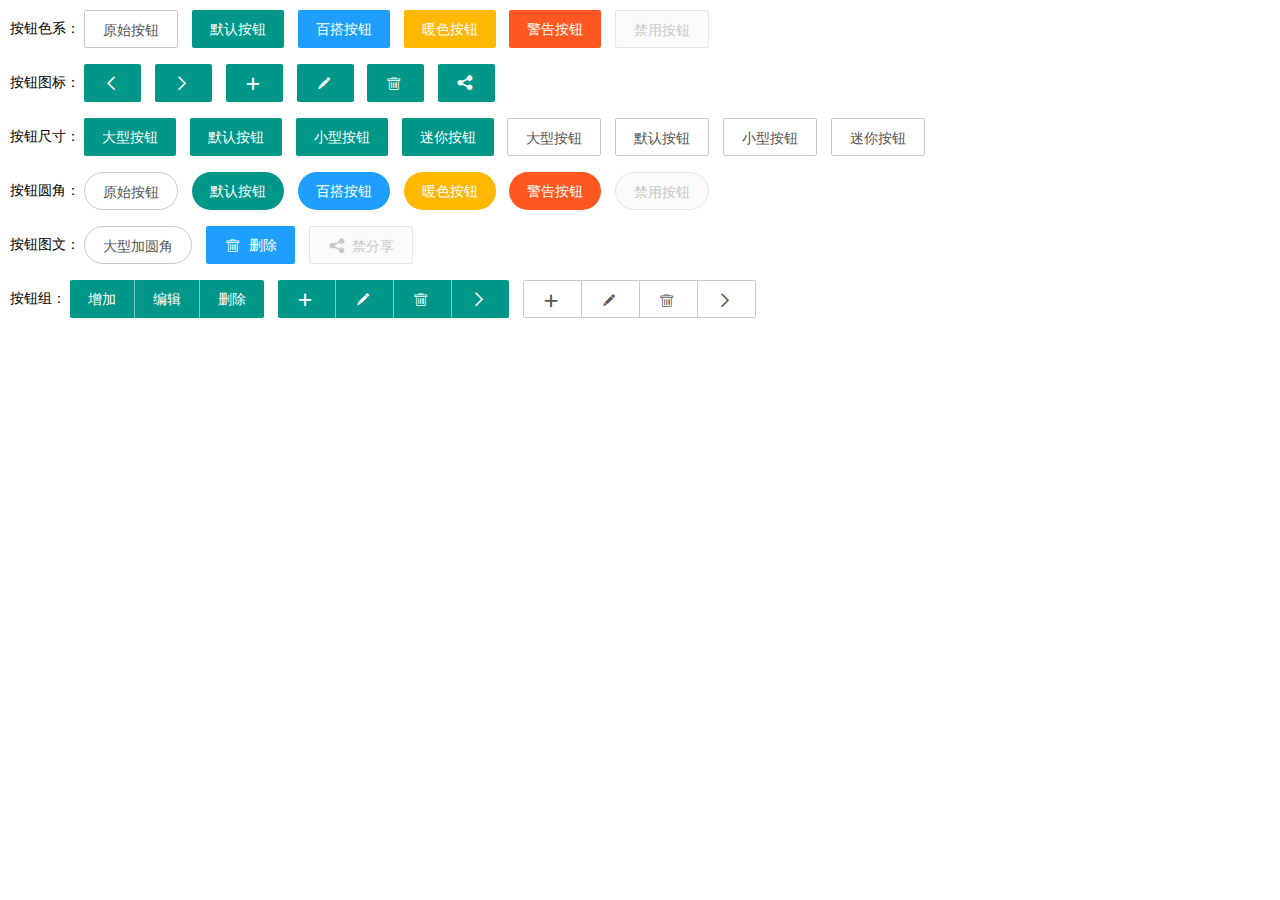
<file: layui-2.5.5/examples/button.html>
<!DOCTYPE html>
<html>
<head>
  <meta charset="utf-8">
  <title>按钮 - layui</title>
  <meta name="renderer" content="webkit">
  <meta http-equiv="X-UA-Compatible" content="IE=edge,chrome=1">
  <meta name="viewport" content="width=device-width, initial-scale=1, maximum-scale=1">
  <meta name="apple-mobile-web-app-status-bar-style" content="black"> 
  <meta name="apple-mobile-web-app-capable" content="yes">
  <meta name="format-detection" content="telephone=no">

  <link rel="stylesheet" href="../src/css/layui.css">

<style>
body{padding: 10px;}
</style>
</head>
<body>


<span>按钮色系：</span>

<a href="" class="layui-btn layui-btn-primary">原始按钮</a>
<a href="" class="layui-btn">默认按钮</a>
<button class="layui-btn layui-btn-normal">百搭按钮</button>
<button class="layui-btn layui-btn-warm">暖色按钮</button>
<button class="layui-btn layui-btn-danger">警告按钮</button>
<button class="layui-btn layui-btn-disabled">禁用按钮</button>

<br><br>

<span>按钮图标：</span>

<button class="layui-btn"><i class="layui-icon">&#xe603;</i></button>
<button class="layui-btn"><i class="layui-icon">&#xe602;</i></button>
<button class="layui-btn"><i class="layui-icon">&#xe654;</i></button>
<button class="layui-btn"><i class="layui-icon">&#xe642;</i></button>
<button class="layui-btn"><i class="layui-icon">&#xe640;</i></button>
<button class="layui-btn"><i class="layui-icon">&#xe641;</i></button>


<br><br>

<span>按钮尺寸：</span>


<button class="layui-btn layui-btn-big">大型按钮</button>
<button class="layui-btn">默认按钮</button>
<button class="layui-btn layui-btn-small">小型按钮</button>
<button class="layui-btn layui-btn-mini">迷你按钮</button>
<button class="layui-btn layui-btn-primary layui-btn-big">大型按钮</button>
<button class="layui-btn layui-btn-primary">默认按钮</button>
<button class="layui-btn layui-btn-primary layui-btn-small">小型按钮</button>
<button class="layui-btn layui-btn-primary layui-btn-mini">迷你按钮</button>

<br><br>

<span>按钮圆角：</span>

<button class="layui-btn layui-btn-primary layui-btn-radius">原始按钮</button>
<button class="layui-btn layui-btn-radius">默认按钮</button>
<button class="layui-btn layui-btn-normal layui-btn-radius">百搭按钮</button>
<button class="layui-btn layui-btn-warm layui-btn-radius">暖色按钮</button>
<button class="layui-btn layui-btn-danger layui-btn-radius">警告按钮</button>
<button class="layui-btn layui-btn-disabled layui-btn-radius">禁用按钮</button>

<br><br>

<span>按钮图文：</span>

<button class="layui-btn layui-btn-big layui-btn-primary layui-btn-radius">大型加圆角</button>
<button class="layui-btn layui-btn-small layui-btn-normal"><i class="layui-icon">&#xe640;</i> 删除</button>
<button class="layui-btn layui-btn-mini layui-btn-disabled"><i class="layui-icon">&#xe641;</i> 禁分享</button>

<br><br>

<span>按钮组：</span>

<div class="layui-btn-group">
  <button class="layui-btn">增加</button>
  <button class="layui-btn ">编辑</button>
  <button class="layui-btn">删除</button>
</div>

<div class="layui-btn-group">
  <button class="layui-btn layui-btn-small"><i class="layui-icon">&#xe654;</i></button>
  <button class="layui-btn layui-btn-small"><i class="layui-icon">&#xe642;</i></button>
  <button class="layui-btn layui-btn-small"><i class="layui-icon">&#xe640;</i></button>
  <button class="layui-btn layui-btn-small"><i class="layui-icon">&#xe602;</i></button>
</div>

<div class="layui-btn-group">
  <button class="layui-btn layui-btn-primary layui-btn-small"><i class="layui-icon">&#xe654;</i></button>
  <button class="layui-btn layui-btn-primary layui-btn-small"><i class="layui-icon">&#xe642;</i></button>
  <button class="layui-btn layui-btn-primary layui-btn-small"><i class="layui-icon">&#xe640;</i></button>
  <button class="layui-btn layui-btn-primary layui-btn-small"><i class="layui-icon">&#xe602;</i></button>
</div>

<br><br><br>


<script src="../src/layui.js"></script>

<script>

</script>
</body>
</html>
</file>
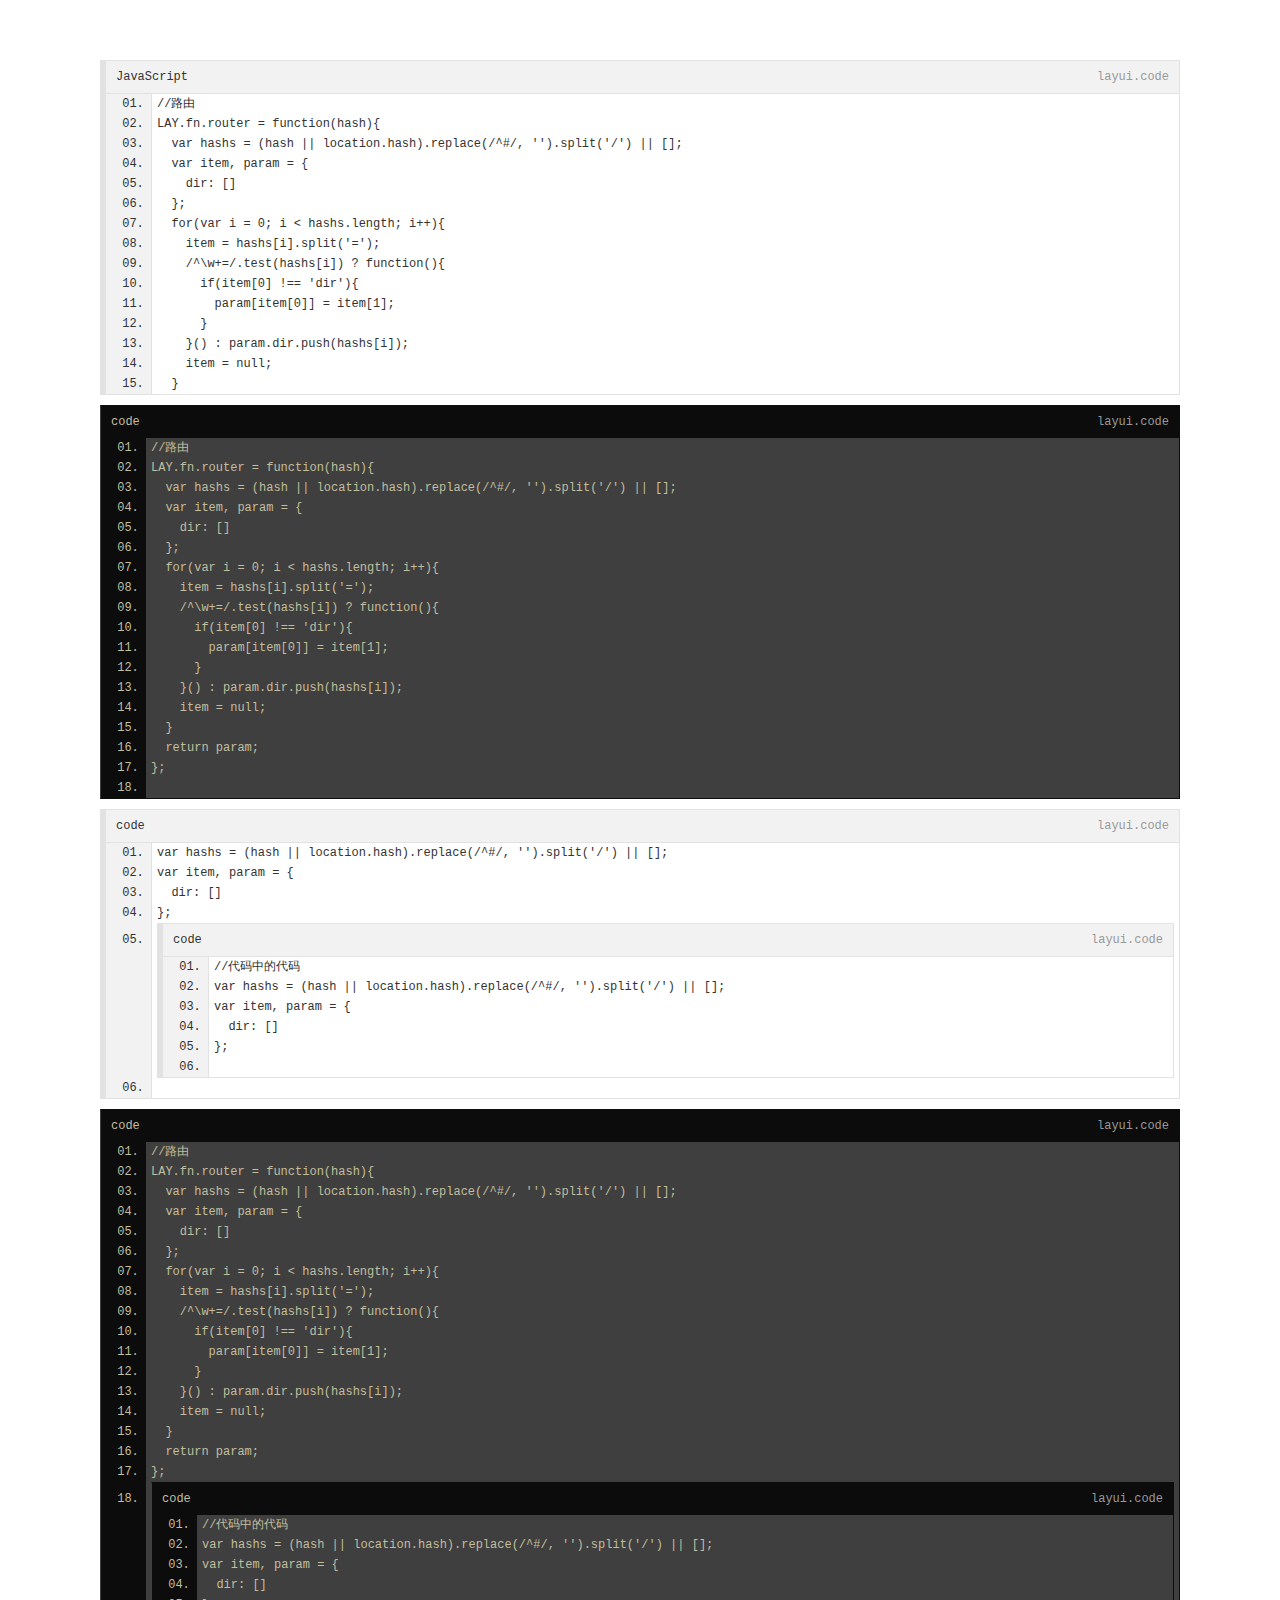
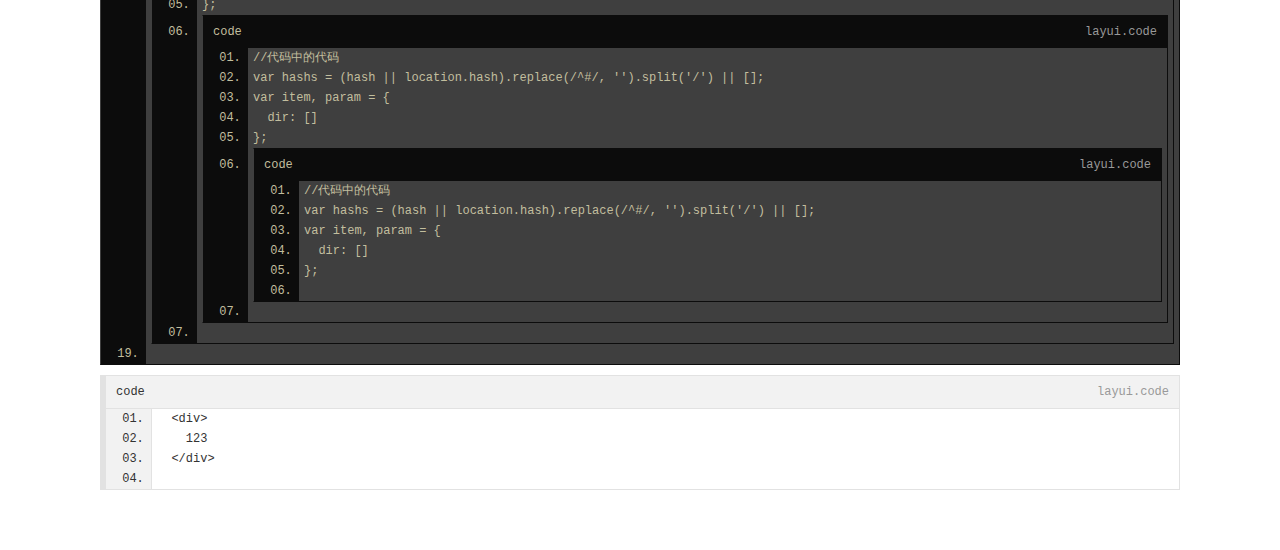
<file: layui-2.5.5/examples/code.html>
<!DOCTYPE html>
<html>
<head>
<meta charset="utf-8">
<meta name="viewport" content="width=device-width, initial-scale=1, maximum-scale=1">
<title>代码修饰器 - layui</title>

<link rel="stylesheet" href="../src/css/layui.css">

<style>
body{padding: 50px 100px;}
pre{margin-bottom: 20px;}
</style>
</head>
<body>

<pre class="layui-code" lay-title="JavaScript" lay-height="300px">
//路由
LAY.fn.router = function(hash){
  var hashs = (hash || location.hash).replace(/^#/, '').split('/') || [];
  var item, param = {
    dir: []
  };
  for(var i = 0; i < hashs.length; i++){
    item = hashs[i].split('=');
    /^\w+=/.test(hashs[i]) ? function(){
      if(item[0] !== 'dir'){
        param[item[0]] = item[1];
      }
    }() : param.dir.push(hashs[i]);
    item = null;
  }
  return param;
};
</pre>

<pre class="layui-code" lay-skin="notepad">
//路由
LAY.fn.router = function(hash){
  var hashs = (hash || location.hash).replace(/^#/, '').split('/') || [];
  var item, param = {
    dir: []
  };
  for(var i = 0; i < hashs.length; i++){
    item = hashs[i].split('=');
    /^\w+=/.test(hashs[i]) ? function(){
      if(item[0] !== 'dir'){
        param[item[0]] = item[1];
      }
    }() : param.dir.push(hashs[i]);
    item = null;
  }
  return param;
};
</pre>

<pre class="layui-code">
var hashs = (hash || location.hash).replace(/^#/, '').split('/') || [];
var item, param = {
  dir: []
};
<pre class="layui-code">
//代码中的代码
var hashs = (hash || location.hash).replace(/^#/, '').split('/') || [];
var item, param = {
  dir: []
};
</pre>
</pre>

<pre class="layui-code" lay-skin="notepad">
//路由
LAY.fn.router = function(hash){
  var hashs = (hash || location.hash).replace(/^#/, '').split('/') || [];
  var item, param = {
    dir: []
  };
  for(var i = 0; i < hashs.length; i++){
    item = hashs[i].split('=');
    /^\w+=/.test(hashs[i]) ? function(){
      if(item[0] !== 'dir'){
        param[item[0]] = item[1];
      }
    }() : param.dir.push(hashs[i]);
    item = null;
  }
  return param;
};
<pre class="layui-code" lay-skin="notepad">
//代码中的代码
var hashs = (hash || location.hash).replace(/^#/, '').split('/') || [];
var item, param = {
  dir: []
};
<pre class="layui-code" lay-skin="notepad">
//代码中的代码
var hashs = (hash || location.hash).replace(/^#/, '').split('/') || [];
var item, param = {
  dir: []
};
<pre class="layui-code" lay-skin="notepad">
//代码中的代码
var hashs = (hash || location.hash).replace(/^#/, '').split('/') || [];
var item, param = {
  dir: []
};
</pre>
</pre>
</pre>
</pre>


<pre class="layui-code" lay-encode="true">
  <div>
    123
  </div>
</pre>


<script src="../src/layui.js"></script>
<script>

layui.use('code', function(){
  layui.code();
});

</script>
</body>
</html>
</file>
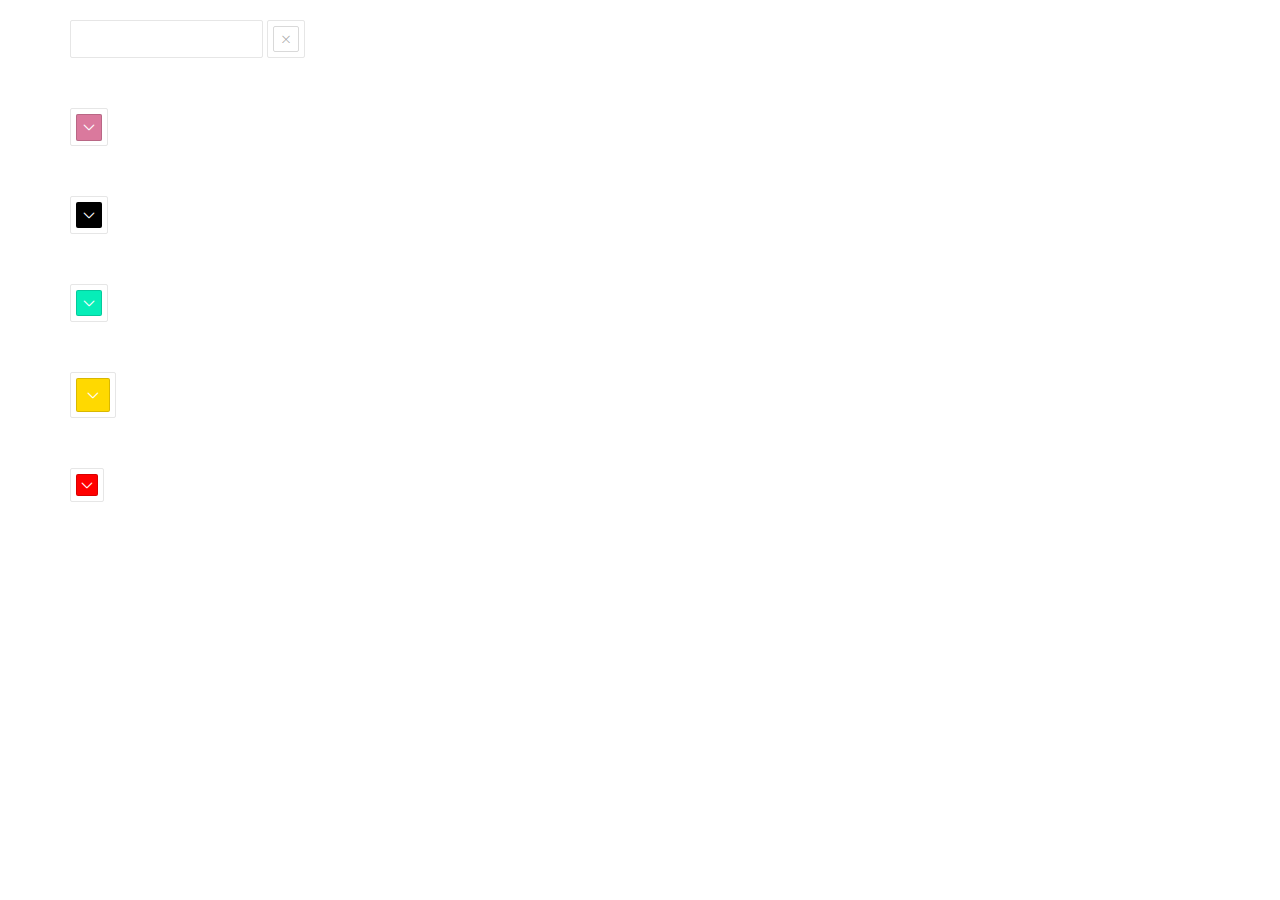
<file: layui-2.5.5/examples/colorpicker.html>
<!DOCTYPE html>
<html>
<head>
<meta charset="utf-8">
<meta name="viewport" content="width=device-width, initial-scale=1, maximum-scale=1">
<title>颜色选择器 - layui</title>

<link rel="stylesheet" href="../src/css/layui.css">

<style>
body{padding:20px;}
.test-box{margin-bottom: 50px;}
</style>
</head>
<body>

  <div class="layui-container">
    <div class="test-box">
      <div class="layui-inline">
        <input class="layui-input" id="LAY-test1">
      </div>
      <div id="test1"></div>
    </div>
    
    <div class="test-box">
      <div id="test2"></div>
    </div>
    
    <div class="test-box">
      <div id="test3"></div>
    </div>
    
    <div class="test-box">
      <div id="test4"></div>
    </div>
    
    <div class="test-box">
      <div id="test5"></div>
    </div>
    
    <div class="test-box">
      <div id="test6"></div>
    </div>
  </div>

<script src="../src/layui.js"></script>
<script>

  layui.use(['colorpicker', 'layer'], function(){
    var colorpicker = layui.colorpicker;

    colorpicker.render({
      elem: '#test1'
      //,predefine: true //开启预定义颜色
      //,colors: ['#F00','#0F0','#00F','rgb(255, 69, 0)','rgba(255, 69, 0, 0.5)']
      ,change: function(color){
        document.body.style.backgroundColor = color;
      }
      ,done: function(color){
        layui.$('#LAY-test1').val(color);
        document.body.style.backgroundColor = color;
      }
    });
    
    colorpicker.render({
      elem: '#test2'
      ,color: 'rgba(218, 121, 157, 1)' //设置默认色
      ,predefine: true
      ,alpha: true  //开启透明度
      ,format: 'rgb'
      ,change: function(color){
        console.log(color)
      }
    });
    
    colorpicker.render({
      elem: '#test3'
      ,color: 'rgba(0,0,0)'
      //,alpha: true
      //,format: 'rgb' //设置输入显示格式为rgb
    });
    
    colorpicker.render({
      elem: '#test4'
      ,color: '#06eeb8'
      ,predefine: true //开启预定义色
      ,format: 'rgb'
    });
    
    colorpicker.render({
      elem: '#test5'
      ,color: '#ffd900'
      ,predefine: true
      ,size: 'lg'
    });
    
    colorpicker.render({
      elem: '#test6'
      ,color: '#F00'
      ,predefine: true
      ,colors: ['#F00','#0F0','#00F','rgb(255, 69, 0)','rgba(255, 69, 0, 0.5)']
      ,size: 'xs'
    });
  })
</script>
</body>
</html>
</file>
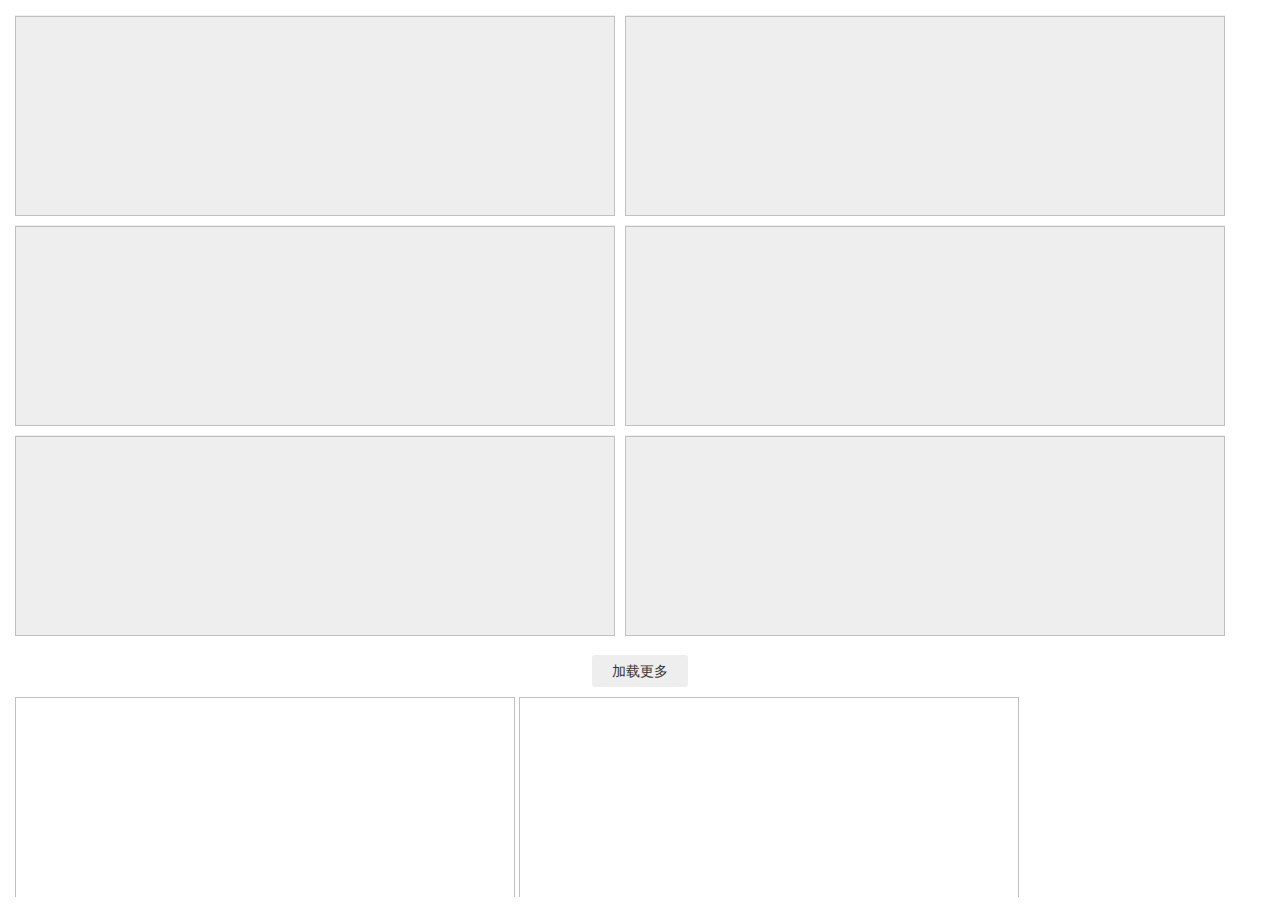
<file: layui-2.5.5/examples/flow.html>
<!DOCTYPE html>
<html>
<head>
<meta charset="utf-8">
<meta name="viewport" content="width=device-width, initial-scale=1, maximum-scale=1">
<title>流加载 - layui</title>

<link rel="stylesheet" href="../src/css/layui.css">

<style>
body{padding: 15px;}
.flow-default{ font-size: 0;}
.flow-default li{display: inline-block; margin-right: 10px; font-size: 14px; width: 48%;  margin-bottom: 10px; height: 200px; line-height: 200px; text-align: center; background-color: #eee;}
img{width: 500px; height: 300px;}
.flow-default img{width: 100%; height: 100%;}
</style>
</head>
<body>


<ul class="flow-default"></ul>


<div class="demo" style="height: 200px; overflow: auto;">
  <img lay-src="http://s16.mogucdn.com/p2/160919/upload_493j665e50b0i0g8j61iie6f5aa5c_715x530.jpg">
  <img lay-src="http://s7.mogucdn.com/p2/160920/in_1icf55k51643icf2i1i06g897hjdj_715x530.jpg">
  <img lay-src="http://s7.mogucdn.com/p2/160920/in_1icf55k51643icf2i1i06g897hjdj_715x531.jpg">
  <img lay-src="http://s10.mogucdn.com/p2/160918/oj_4hge1j47hl5ie0fljd6d07ha3kj2l_715x530.jpg">
  <img lay-src="http://s7.mogucdn.com/p2/160914/iz_2lcjk0lbl8la70448hj0jg0l8gde5_305x330.jpg">
  <img lay-src="http://s6.mogucdn.com/p2/160914/iz_5lc1cdg3j2hibl9ai99lg7c28k1fh_305x330.jpg">
  <img lay-src="http://s8.mogucdn.com/p1/160721/iz_ifqtszjqgazdsmtfhezdambqgyyde_305x330.jpg">
  <img lay-src="http://s18.mogucdn.com/p2/160919/upload_4dh1hfflhi031ll1akh49i5aeldjl_183x213.png">
  <img lay-src="http://s8.mogucdn.com/p2/160907/1dq_16e3b4d04ck34g1fb61d5llj47526_175x170.png">
  <img lay-src="http://s8.mogucdn.com/p2/160907/1dq_132fe83d4gi1jb6gehc8ibcl6944e_175x170.png">
</div>


<script src="../src/layui.js"></script>
<script>
layui.use('flow', function(){
  var flow = layui.flow;

  flow.load({
    elem: '.flow-default' //流加载容器
    //,scrollElem: '.flow-default' //滚动条所在元素，默认document
    //,isAuto: false
    //,end: '没了'
    ,isLazyimg: true
    ,done: function(page, next){ //加载下一页
      console.log(page)
      setTimeout(function(){
        var lis = [];
        for(var i = 0; i < 6; i++){
          lis.push('<li><img lay-src="http://s6.mogucdn.com/p2/160914/iz_5lc1cdg3j2hibl9ai99lg7c28k1fh_305x330.jpg?v='+ (page+i) +'"></li>')
        }
        next(lis.join(''), page < 3);
      }, 500);
    }
  });
  
  //按屏加载图片
  flow.lazyimg({
    elem: '.demo img'
    ,scrollElem: '.demo'
  });
  
});
</script>

</body>
</html>
</file>
<file: login_files/vendor.b29943c.css>
*,:after,:before{box-sizing:inherit;-webkit-tap-highlight-color:transparent}html{box-sizing:border-box;background-color:#f5f5f5;color:#333;font-family:PingFang SC,Helvetica Neue,Arial,sans-serif;line-height:1.2;-webkit-user-select:none;user-select:none;-webkit-font-smoothing:antialiased;touch-action:manipulation;-webkit-text-size-adjust:none;text-size-adjust:none}body,button,dd,dl,ol,ul{margin:0;padding:0}ol,ul{list-style:none}a{outline:none;color:inherit;text-decoration:none}a,img{-webkit-touch-callout:none}button,input,select,textarea{outline:none;border:none;font-size:inherit;font-family:inherit}h1,h2,h3,h4,h5,h6,p{margin:0;font-weight:400}img{max-width:100%}textarea{resize:none}select{background-color:transparent;-webkit-appearance:none;appearance:none}input[type=button],input[type=reset],input[type=submit]{-webkit-appearance:button;appearance:button}input:-webkit-autofill{box-shadow:inset 0 0 0 1.333333rem #fff;box-shadow:inset 0 0 0 13.333333vw #fff}.shellAnimation{-webkit-animation:shellPulse 1s infinite;animation:shellPulse 1s infinite}@-webkit-keyframes shellPulse{0%{opacity:1}50%{opacity:.6}to{opacity:1}}@keyframes shellPulse{0%{opacity:1}50%{opacity:.6}to{opacity:1}}@font-face{font-family:CSD;src:url(//shadow.elemecdn.com/faas/h5/static/CoreSansD45Medium.6d1ef68.woff2) format("woff2"),url(//shadow.elemecdn.com/faas/h5/static/CoreSansD45Medium.8d5fed0.woff) format("woff");font-weight:500;font-style:normal}@font-face{font-family:CSD;src:url(//shadow.elemecdn.com/faas/h5/static/CoreSansD25Light.bf1cd3c.woff2) format("woff2"),url(//shadow.elemecdn.com/faas/h5/static/CoreSansD25Light.b2ba6ff.woff) format("woff");font-weight:300;font-style:normal}@font-face{font-family:CSD;src:url(//shadow.elemecdn.com/faas/h5/static/CoreSansD55Bold.355b433.woff2) format("woff2"),url(//shadow.elemecdn.com/faas/h5/static/CoreSansD55Bold.42b6f36.woff) format("woff");font-weight:700;font-style:normal}@font-face{font-family:CSD;src:url(//shadow.elemecdn.com/faas/h5/static/CoreSansD35Regular.7430ff2.woff2) format("woff2"),url(//shadow.elemecdn.com/faas/h5/static/CoreSansD35Regular.67b62bb.woff) format("woff");font-weight:400;font-style:normal}.Load-wrapper_3h35P-W{display:-webkit-flex;display:flex;-webkit-align-items:center;align-items:center;-webkit-justify-content:center;justify-content:center;transition:opacity .3s}.Load-wrapper_3h35P-W.Load-fixed_1L8WA4k{position:fixed;top:0;left:0;z-index:8888;width:100%;height:100%}.Load-enter-active_3LFHrEt,.Load-enter_1Uikz1O{opacity:1}.Load-leave-active_2M1VrIa{opacity:0}.Load-loading-main_1LVs9py{position:relative;margin-top:1em;width:2em;height:2em;font-size:.666667rem}.Load-loading-icon_2LvpNhI{position:absolute;width:2em;height:2em;z-index:5;background:url(//cube.elemecdn.com/c/7f/f26d800336750924f6a4b37f52d74png.png) no-repeat;background-size:auto 100%;-webkit-transform-origin:0 0;transform-origin:0 0;background-position-x:0;-webkit-user-select:none;user-select:none;cursor:pointer;-webkit-animation:Load-Gump_19jOdzq 1.5s normal infinite steps(43);animation:Load-Gump_19jOdzq 1.5s normal infinite steps(43)}@-webkit-keyframes Load-Gump_19jOdzq{0%{background-position-x:0}to{background-position-x:100%}}@keyframes Load-Gump_19jOdzq{0%{background-position-x:0}to{background-position-x:100%}}.NoDataTip-wrapper_1Gwf0tm{display:-webkit-flex;display:flex;-webkit-flex-direction:column;flex-direction:column;-webkit-align-items:center;align-items:center;-webkit-justify-content:center;justify-content:center}.NoDataTip-wrapper_1Gwf0tm img{display:block;width:5.333333rem;width:53.333333vw}.NoDataTip-wrapper_1Gwf0tm h3{margin:.333333rem 0 .266667rem;margin:3.333333vw 0 2.666667vw;color:#6a6a6a;font-weight:400;font-size:.453333rem}.NoDataTip-wrapper_1Gwf0tm p{margin:0 0 .333333rem;margin:0 0 3.333333vw;color:#999;font-size:.306667rem}.NoDataTip-wrapper_1Gwf0tm button{padding:.266667rem;padding:2.666667vw;min-width:3.2rem;min-width:32vw;border:none;border-radius:.053333rem;border-radius:.533333vw;background-color:#56d176;color:#fff;text-align:center;font-size:1.2em;font-family:inherit}.NoDataTip-wrapper_1Gwf0tm.NoDataTip-fixed_3gTgcHC{position:fixed;top:0;left:0;z-index:8866;padding:0 0 10%;width:100%;height:100%;background:#fff}.BackTop-wrapper_3XDbcaq{position:fixed;right:.4rem;right:4vw;bottom:2rem;bottom:20vw;display:-webkit-flex;display:flex;-webkit-align-items:center;align-items:center;-webkit-justify-content:center;justify-content:center;width:1.133333rem;width:11.333333vw;height:1.133333rem;height:11.333333vw;border:.013333rem solid #999;border:.133333vw solid #999;border-radius:50%;background:#fff;transition:opacity .3s;will-change:transform}.BackTop-iPhoneXMode_BOTAtQM{bottom:2.453333rem;bottom:24.533333vw}.BackTop-icon_2Js4K94{width:.533333rem;width:5.333333vw;height:.533333rem;height:5.333333vw}.BackTop-enter_3k4vp_R,.BackTop-leave-active_TK_GVwZ{opacity:0}.ElemeHeader-root_lOpLxr-_0{height:1.173333rem;height:11.733333vw}.ElemeHeader-iPhoneXMode_3lkOseo_0{height:1.76rem;height:17.6vw}.ElemeHeader-iPhoneXMode_3lkOseo_0 .ElemeHeader-center_2hbxfGq_0,.ElemeHeader-iPhoneXMode_3lkOseo_0 .ElemeHeader-wrapper_2rUT4SE_0{height:1.76rem;height:17.6vw;padding-top:.586667rem;padding-top:5.866667vw}.ElemeHeader-wrapper_2rUT4SE_0{position:relative;display:-webkit-flex;display:flex;-webkit-align-items:center;align-items:center;-webkit-justify-content:space-between;justify-content:space-between;width:100%;height:1.173333rem;height:11.733333vw;color:#fff;font-size:.48rem;background:#2395ff}.ElemeHeader-wrapper_2rUT4SE_0.ElemeHeader-fixed_3OoT0dS_0{position:fixed;top:0;left:0}.ElemeHeader-gradientBg_3_Tu-JD_0{background-image:linear-gradient(90deg,#0af,#0085ff)}.ElemeHeader-left_7jLVUf9_0{display:-webkit-flex;display:flex;-webkit-align-items:center;align-items:center;-webkit-justify-content:center;justify-content:center;width:1.173333rem;width:11.733333vw;height:1.173333rem;height:11.733333vw}.ElemeHeader-leftArrow_1PLBnDh_0{width:.32rem;width:3.2vw}.ElemeHeader-center_2hbxfGq_0{position:absolute;top:0;left:50%;height:1.173333rem;height:11.733333vw;max-width:50%;white-space:nowrap;overflow:hidden;text-overflow:ellipsis;font-weight:700;font-size:1em;line-height:1.173333rem;line-height:11.733333vw;-webkit-transform:translateX(-50%);transform:translateX(-50%)}.index-wrapper_1Rsz2pX{height:1.6rem;height:16vw}.index-footer_Gtduid_{position:fixed;left:0;right:0;bottom:0;z-index:9999;display:-webkit-flex;display:flex;-webkit-align-items:center;align-items:center;-webkit-justify-content:space-between;justify-content:space-between;padding-top:.12rem;padding-top:1.2vw;background-color:#fff;min-height:1.333333rem;min-height:13.333333vw;box-shadow:0 -.026667rem .053333rem rgba(0,0,0,.1);box-shadow:0 -.266667vw .533333vw rgba(0,0,0,.1)}.index-footeriphoneX__NWjcCF{padding-bottom:.8rem;padding-bottom:8vw}.index-footerTab_bl0lbJN{display:block;-webkit-flex:1;flex:1;text-align:center}.index-footerTabIcon_1EbB8wS{width:.533333rem;width:5.333333vw;height:.533333rem;height:5.333333vw}.index-footerTabText_1It8yh0{display:block;color:#8e8e93;font-size:.266667rem}.index-footerTabTextActive_3gjOLc6{color:#0089dc}.HongbaoList-wrapper_fP5x6GF{margin-bottom:.24rem;margin-bottom:2.4vw;border:none;border-radius:.08rem;border-radius:.8vw;box-shadow:0 .013333rem .026667rem rgba(0,0,0,.1);box-shadow:0 .133333vw .266667vw rgba(0,0,0,.1);background:#fff;position:relative}.HongbaoList-extra_jOln1_-{position:relative;padding:.266667rem .4rem;padding:2.666667vw 4vw;border-top:.013333rem dashed #ddd;border-top:.133333vw dashed #ddd;background:#fcfcfc;color:#666;border-bottom-left-radius:.053333rem;border-bottom-left-radius:.533333vw;border-bottom-right-radius:.053333rem;border-bottom-right-radius:.533333vw}.HongbaoList-extra_jOln1_-:after,.HongbaoList-extra_jOln1_-:before{position:absolute;top:-.146667rem;top:-1.466667vw;z-index:10;display:block;width:.146667rem;width:1.466667vw;height:.293333rem;height:2.933333vw;background:#f4f4f4;content:""}.HongbaoList-extra_jOln1_-:before{left:-.026667rem;left:-.266667vw;border-right:.013333rem solid #ddd;border-right:.133333vw solid #ddd;border-top-right-radius:.146667rem;border-top-right-radius:1.466667vw;border-bottom-right-radius:.146667rem;border-bottom-right-radius:1.466667vw}.HongbaoList-extra_jOln1_-:after{right:-.026667rem;right:-.266667vw;border-left:.013333rem solid #ddd;border-left:.133333vw solid #ddd;border-top-left-radius:.146667rem;border-top-left-radius:1.466667vw;border-bottom-left-radius:.146667rem;border-bottom-left-radius:1.466667vw}.HongbaoList-supervip_2cEU5c9{color:#a17c3b;background:#fff4be url([data-uri]) 0 0 no-repeat}.HongbaoList-supervip_2cEU5c9 .HongbaoList-extra_jOln1_-{background-color:#fef8db}.HongbaoList-extraItem_3NOA0G2{margin:.053333rem 0;margin:.533333vw 0;font-size:.266667rem;line-height:.32rem;line-height:3.2vw;margin-bottom:.08rem;margin-bottom:.8vw;display:-webkit-flex;display:flex;-webkit-text-size-adjust:none;text-size-adjust:none;-webkit-justify-content:space-between;justify-content:space-between}.HongbaoList-unavailable_BnD-s_N{color:#666}.HongbaoList-unavailableTip_2XgaBu6{color:#ff0034;font-size:.266667rem;line-height:.32rem;line-height:3.2vw;margin-bottom:.08rem;margin-bottom:.8vw}.HongbaoList-unavailableTip_2XgaBu6 svg{width:.266667rem;width:2.666667vw;height:.266667rem;height:2.666667vw;margin-right:.106667rem;margin-right:1.066667vw}.HongbaoList-shareBtn_3QSM4mO{font-size:.266667rem;font-weight:700;display:-webkit-flex;display:flex;-webkit-align-items:center;align-items:center}.HongbaoList-shareBtn_3QSM4mO svg{margin-top:.053333rem;margin-top:.533333vw;width:.266667rem;width:2.666667vw;height:.266667rem;height:2.666667vw}.HongbaoList-disabled_I77xrFP{opacity:.5}.HongbaoMain-main_56Zi81W{position:relative;display:-webkit-flex;display:flex;padding:.533333rem 0 .426667rem;padding:5.333333vw 0 4.266667vw;-webkit-align-items:center;align-items:center}.HongbaoMain-newBadge_2KaJhtq{position:absolute;top:0;left:0;height:.693333rem;height:6.933333vw;width:.693333rem;width:6.933333vw}.HongbaoMain-descriptions_3sCDL3l{color:#666;font-size:.266667rem}.HongbaoMain-status_2mLXP-P{position:absolute;top:.266667rem;top:2.666667vw;right:.32rem;right:3.2vw;display:block;width:1.6rem;width:16vw;height:1.6rem;height:16vw;opacity:.6}.HongbaoMain-select_2oDMCqT{display:block;width:.533333rem;width:5.333333vw;height:.533333rem;height:5.333333vw;fill:#eee}.HongbaoMain-selected_qmj6eVe{fill:#4cd964!important}.HongbaoMain-amount_36f1onr{display:-webkit-flex;display:flex;-webkit-flex:0 0 3.013333rem;-webkit-flex:0 0 30.133333vw;flex:0 0 3.013333rem;flex:0 0 30.133333vw;-webkit-align-items:baseline;align-items:baseline;-webkit-justify-content:center;justify-content:center;width:2.6rem;width:26vw;color:#ff0025;font-family:CSD}.HongbaoMain-amount_36f1onr span:first-child{font-weight:700;font-size:.746667rem}.HongbaoMain-amount_36f1onr span:first-child:before{margin-right:.04rem;margin-right:.4vw;content:"\A5";font-size:.4rem;vertical-align:super;margin-top:.066667rem;margin-top:.666667vw;position:relative;top:.04rem;top:.4vw}.HongbaoMain-amount_36f1onr span:nth-child(2){font-weight:700;font-size:.533333rem}.HongbaoMain-rmbIcon_1b4F_Ym:before{margin-right:.04rem;margin-right:.4vw;content:"\A5"}.HongbaoMain-discountIcon_HQijcaO:after,.HongbaoMain-rmbIcon_1b4F_Ym:before{font-size:.4rem;vertical-align:super;margin-top:.066667rem;margin-top:.666667vw;position:relative;top:.04rem;top:.4vw}.HongbaoMain-discountIcon_HQijcaO:after{margin-left:.04rem;margin-left:.4vw;content:"\6298"}.HongbaoMain-sumCondition_20dmmeQ{text-align:center;font-size:.293333rem;color:#666}.HongbaoMain-name_15bgPAH{margin-bottom:.133333rem;margin-bottom:1.333333vw;font-weight:700;font-size:.4rem;line-height:.533333rem;line-height:5.333333vw;color:#333;display:-webkit-flex;display:flex;-webkit-align-items:center;align-items:center}.HongbaoMain-supervipIcon_1oo3J1q{margin-right:.106667rem;margin-right:1.066667vw;width:.346667rem;width:3.466667vw;height:.346667rem;height:3.466667vw;fill:#f7c644}.HongbaoMain-nameText_3fVFYtU{display:inline-block;max-width:4rem;max-width:40vw;overflow:hidden;text-overflow:ellipsis;white-space:nowrap}.HongbaoMain-info_lsb3sru{padding-left:.08rem;padding-left:.8vw;-webkit-flex:1;flex:1}.HongbaoMain-action_3zWL7_W{padding-right:.4rem;padding-right:4vw;display:-webkit-flex;display:flex;-webkit-flex-direction:column;flex-direction:column;-webkit-justify-content:center;justify-content:center}.HongbaoMain-actionTip_25B6Gb5{color:#ff0025;font-size:.293333rem;text-align:center;margin-bottom:.106667rem;margin-bottom:1.066667vw;line-height:.346667rem;line-height:3.466667vw}.HongbaoMain-useBtn_2PZOlwO{background-color:#ff3a48;border-radius:1.333333rem;border-radius:13.333333vw;color:#fff;font-size:.346667rem;font-weight:700;padding:.106667rem .28rem;padding:1.066667vw 2.8vw}.HongbaoMain-supervip_1in2SmB .HongbaoMain-amount_36f1onr,.HongbaoMain-supervip_1in2SmB .HongbaoMain-name_15bgPAH{color:#594519}.HongbaoMain-supervip_1in2SmB .HongbaoMain-actionTip_25B6Gb5,.HongbaoMain-supervip_1in2SmB .HongbaoMain-descriptions_3sCDL3l,.HongbaoMain-supervip_1in2SmB .HongbaoMain-sumCondition_20dmmeQ{color:#735b27}.HongbaoMain-supervip_1in2SmB .HongbaoMain-useBtn_2PZOlwO{background-color:#5d4a1d;color:#edd678;border-color:#4a3a16}.HongbaoMain-supervip_1in2SmB .HongbaoMain-select_2oDMCqT{fill:#ece2b3}.HongbaoMain-refund_13bBMEP{position:absolute;bottom:.2rem;bottom:2vw;right:.666667rem;right:6.666667vw;color:#735b27;font-size:.266667rem}.HongbaoMain-disabled_2cMgwBZ .HongbaoMain-newBadge_2KaJhtq{filter:url('data:image/svg+xml;charset=utf-8,<svg xmlns="http://www.w3.org/2000/svg"><filter id="filter"><feColorMatrix type="matrix" color-interpolation-filters="sRGB" values="0.2126 0.7152 0.0722 0 0 0.2126 0.7152 0.0722 0 0 0.2126 0.7152 0.0722 0 0 0 0 0 1 0" /></filter></svg>#filter');-webkit-filter:grayscale(100%);filter:grayscale(100%)}button{margin:0;padding:0}button,input{outline:none;border:none;font-size:inherit;font-family:inherit}@-webkit-keyframes Verify-showAlert_2HigmpP{0%{-webkit-transform:scale(0);transform:scale(0)}to{-webkit-transform:scale(1);transform:scale(1)}}@keyframes Verify-showAlert_2HigmpP{0%{-webkit-transform:scale(0);transform:scale(0)}to{-webkit-transform:scale(1);transform:scale(1)}}.Verify-wrapper_17877cT{position:fixed;top:0;left:0;height:100%;width:100%;z-index:999;background:rgba(0,0,0,.4);display:-webkit-flex;display:flex;-webkit-align-items:center;align-items:center;-webkit-justify-content:center;justify-content:center}.Verify-message-box_1qpbnfe{width:9.066667rem;width:90.666667vw;background:#fff;border-radius:.133333rem;border-radius:1.333333vw;-webkit-animation:Verify-showAlert_2HigmpP .3s;animation:Verify-showAlert_2HigmpP .3s;padding:.666667rem .613333rem;padding:6.666667vw 6.133333vw;position:relative}.Verify-message-box_1qpbnfe .Verify-close_Eos99Po{position:absolute;right:.333333rem;right:3.333333vw;top:.333333rem;top:3.333333vw;width:.266667rem;width:2.666667vw;height:.266667rem;height:2.666667vw}.Verify-title_2wUP3N4{text-align:center;font-size:.453333rem;font-weight:700;color:#000;margin-bottom:.106667rem;margin-bottom:1.066667vw}.Verify-number_1ZcRPIW{margin-top:.533333rem;margin-top:5.333333vw;font-size:.48rem;color:#ff7d11;font-weight:700;text-align:center}.Verify-content_3TbD-qS{height:1.12rem;height:11.2vw;border:.013333rem solid #ddd;border:.133333vw solid #ddd;background:#f9f9f9;display:-webkit-flex;display:flex;-webkit-align-items:center;align-items:center;padding:0 .2rem;padding:0 2vw;margin:.4rem 0;margin:4vw 0}.Verify-content_3TbD-qS input{-webkit-flex:1;flex:1;height:100%;background:#f9f9f9}.Verify-content_3TbD-qS button{width:2.426667rem;width:24.266667vw;height:.666667rem;height:6.666667vw;border-radius:.106667rem;border-radius:1.066667vw;font-size:.32rem;color:#fff;background:#ddd}.Verify-content_3TbD-qS button.Verify-request_aDdj7sb{background:#4dd962}.Verify-submit_2tSxaig{height:.96rem;height:9.6vw;width:7.84rem;width:78.4vw;color:#fff;border-radius:.08rem;border-radius:.8vw;font-size:.4rem;background:#3190e8;margin-bottom:.293333rem;margin-bottom:2.933333vw}.Verify-submit_2tSxaig.Verify-disable_2AjU2I0{background:#ddd}.Verify-tip_2z19Xgv{margin-top:.293333rem;margin-top:2.933333vw;font-size:.32rem;color:#999;text-align:center}.Verify-tip_2z19Xgv .Verify-phone_2Oa5djK{color:#000}.Verify-tip_2z19Xgv .Verify-link_b7Tbz1Z{color:#3190e8}@-webkit-keyframes Captcha-showAlert_24ewgzq{0%{-webkit-transform:scale(0);transform:scale(0)}to{-webkit-transform:scale(1);transform:scale(1)}}@keyframes Captcha-showAlert_24ewgzq{0%{-webkit-transform:scale(0);transform:scale(0)}to{-webkit-transform:scale(1);transform:scale(1)}}.Captcha-wrapper_mYEHRq0{position:fixed;top:0;left:0;height:100%;width:100%;z-index:999;background:rgba(0,0,0,.4);display:-webkit-flex;display:flex;-webkit-align-items:center;align-items:center;-webkit-justify-content:center;justify-content:center}.Captcha-dialog_S_fJM6F{width:7.733333rem;width:77.333333vw;background:hsla(0,0%,100%,.9);border-radius:.133333rem;border-radius:1.333333vw;-webkit-animation:Captcha-showAlert_24ewgzq .3s;animation:Captcha-showAlert_24ewgzq .3s}.Captcha-title_3K2-BwV{margin:.586667rem 0;margin:5.866667vw 0;text-align:center;font-size:.533333rem;font-weight:700;color:#000}.Captcha-captcha_1sciDlS{margin:0 .373333rem;margin:0 3.733333vw;background:#fff;display:-webkit-flex;display:flex}.Captcha-captcha_1sciDlS div{-webkit-flex:1;flex:1}.Captcha-captcha_1sciDlS input{width:100%;height:1.146667rem;height:11.466667vw;border:none;font-size:.48rem;padding:0 .32rem;padding:0 3.2vw}.Captcha-captcha_1sciDlS img{margin:.12rem;margin:1.2vw;width:2.666667rem;width:26.666667vw;height:.906667rem;height:9.066667vw}.Captcha-error_2_9Csz_{margin:.266667rem .4rem;margin:2.666667vw 4vw;font-size:.346667rem;height:.346667rem;height:3.466667vw;color:#ff6000}.Captcha-error_2_9Csz_ img{vertical-align:middle;width:.4rem;width:4vw;height:.4rem;height:4vw;margin-right:.08rem;margin-right:.8vw}.Captcha-operation_VaFJBx-{display:-webkit-flex;display:flex;border-top:.013333rem solid #ddd;border-top:.133333vw solid #ddd}.Captcha-operation_VaFJBx- button{height:1.173333rem;height:11.733333vw;background:none;font-size:.453333rem}.Captcha-operation_VaFJBx- .Captcha-cancel_32LMCMX{-webkit-flex:1;flex:1;border-right:.013333rem solid #ddd;border-right:.133333vw solid #ddd;color:#666}.Captcha-operation_VaFJBx- .Captcha-ok_2tFUQc1{-webkit-flex:1;flex:1;color:#3190e8;font-weight:700}.index-container_10L_lQb{position:relative;border-bottom:.013333rem solid #eee;border-bottom:.133333vw solid #eee;background-color:#fff;color:#666;padding:.4rem 0;padding:4vw 0;list-style:none;font-size:.293333rem;line-height:normal}.index-shopInfo_1RRTZ0d{display:-webkit-flex;display:flex;-webkit-justify-content:flex-start;justify-content:flex-start;-webkit-align-items:stretch;align-items:stretch;padding:0 .266667rem;padding:0 2.666667vw}.index-main_N3FfcSz{-webkit-flex-grow:1;flex-grow:1;-webkit-flex-direction:column;flex-direction:column;-webkit-user-select:none;user-select:none;padding-left:.266667rem;padding-left:2.666667vw}.index-line_2-iYR1A,.index-main_N3FfcSz{display:-webkit-flex;display:flex;-webkit-justify-content:space-between;justify-content:space-between;overflow:hidden}.index-line_2-iYR1A,.index-shopname_39Y7e3U{-webkit-align-items:center;align-items:center}.index-shopname_39Y7e3U{display:-webkit-flex;display:flex;margin:0;padding:0;color:#333;font-weight:700;font-size:.4rem;overflow:hidden}.index-shopname_39Y7e3U span{overflow:hidden;text-overflow:ellipsis;white-space:nowrap}.index-premium_39rl0v9{position:relative;margin-right:.133333rem;margin-right:1.333333vw;padding:.026667rem .066667rem;padding:.266667vw .666667vw;color:transparent;text-align:center;white-space:nowrap;font-weight:700;font-size:.293333rem;font-style:normal;line-height:normal}.index-premium_39rl0v9:after{display:block;position:absolute;left:0;top:0;z-index:0;content:attr(content);padding:.053333rem .133333rem;padding:.533333vw 1.333333vw;color:#6f3f15;font-weight:700;font-size:.586667rem;border-radius:.106667rem;border-radius:1.066667vw;background-image:linear-gradient(-139deg,#fff100,#ffe339);white-space:nowrap;-webkit-transform:scale(.5);transform:scale(.5);-webkit-transform-origin:0 0;transform-origin:0 0}.index-rateWrap_39dWx_g{display:-webkit-flex;display:flex;-webkit-align-items:center;align-items:center}.index-rate_WsK58g8,.index-stars_vPkk9Vv{margin-right:.106667rem;margin-right:1.066667vw}.index-moneylimit_2fCq9W5{display:-webkit-flex;display:flex;-webkit-align-content:center;align-content:center}.index-moneylimit_2fCq9W5 span+span:before{margin:0 .08rem;margin:0 .8vw;color:#ddd;content:"|"}.index-moneylimit_2fCq9W5 span:nth-of-type(2){overflow:hidden;max-width:2.666667rem;max-width:26.666667vw;text-overflow:ellipsis;white-space:nowrap}.index-activityWrap_3mo1GyG{padding-left:2.266667rem;padding-left:22.666667vw}.index-tagLine_1rJw_lq,.index-tagsSlot_3bpWx9O{margin:.266667rem .266667rem 0 0;margin:2.666667vw 2.666667vw 0 0}.index-tagLine_1rJw_lq{display:-webkit-flex;display:flex;-webkit-flex-wrap:wrap;flex-wrap:wrap;-webkit-align-items:center;align-items:center}.index-tagLine_1rJw_lq>span{margin-right:.133333rem;margin-right:1.333333vw;margin-bottom:.106667rem;margin-bottom:1.066667vw}.index-activities_25AUDsx{position:relative;display:-webkit-flex;display:flex;-webkit-justify-content:space-between;justify-content:space-between;-webkit-align-content:stretch;align-content:stretch;overflow:hidden}.index-supportWrap_2lTcxr2{display:-webkit-flex;display:flex;-webkit-align-items:center;align-items:center;margin-left:.266667rem;margin-left:2.666667vw}.index-supportWrap_2lTcxr2>li{position:relative;height:.346667rem;height:3.466667vw;width:.346667rem;width:3.466667vw;margin-left:.08rem;margin-left:.8vw}.index-supportWrap_2lTcxr2>li:after{display:-webkit-flex;display:flex;-webkit-justify-content:center;justify-content:center;-webkit-align-items:center;align-items:center;position:absolute;left:0;top:0;z-index:0;font-size:.533333rem;color:#999;content:attr(content);border-radius:.026667rem;border-radius:.266667vw;width:.693333rem;width:6.933333vw;height:.693333rem;height:6.933333vw;line-height:normal;border:.013333rem solid #ddd;border:.133333vw solid #ddd;-webkit-transform:scale(.5);transform:scale(.5);-webkit-transform-origin:0 0;transform-origin:0 0}.index-supportWrap_2lTcxr2>li:last-child{margin-right:.013333rem;margin-right:.133333vw}.index-supportWrap_2lTcxr2>li.index-ad_2AGWmo_{height:.293333rem;height:2.933333vw;width:.48rem;width:4.8vw}.index-supportWrap_2lTcxr2>li.index-ad_2AGWmo_:after{color:#ccc;font-size:.373333rem;width:.96rem;width:9.6vw;height:.586667rem;height:5.866667vw;border:.013333rem solid #eee;border:.133333vw solid #eee}.index-supportWrap_2lTcxr2 .index-omit_1q3Tw0_{margin-left:.266667rem;margin-left:2.666667vw;padding:0 .133333rem;padding:0 1.333333vw}.index-timedistanceWrap_2Dp_kzY{display:-webkit-flex;display:flex;-webkit-align-items:center;align-items:center;color:#999}.index-timedistanceWrap_2Dp_kzY span:after{margin:0 .08rem;margin:0 .8vw;color:#ddd;content:"|"}.index-timedistanceWrap_2Dp_kzY span:last-child:after{display:none}.index-distanceWrap_1EPAlti>span{display:inline-block;-webkit-transform:scale(.85);transform:scale(.85)}.index-activityList_1wvwwUY{-webkit-flex:1;flex:1;padding-right:.266667rem;padding-right:2.666667vw;overflow:hidden}.index-activityList_1wvwwUY>div:not(:first-child){margin-top:.066667rem;margin-top:.666667vw}.index-activityBtn_tMk-e1C{padding:.08rem .266667rem 0 0;padding:.8vw 2.666667vw 0 0;color:#999;text-align:right;font-size:.266667rem;line-height:1}.index-activityBtn_tMk-e1C span{vertical-align:middle}.index-activityBtn_tMk-e1C img{width:.173333rem;width:1.733333vw;opacity:.9;margin-left:.106667rem;margin-left:1.066667vw;transition:all .3s ease-in-out;-webkit-transform:rotate(0deg);transform:rotate(0deg);fill:currentColor;will-change:transform;vertical-align:middle;position:relative;z-index:1}.index-activityBtn_tMk-e1C img.index-open_33dKeGm{-webkit-transform:rotate(180deg);transform:rotate(180deg)}.index-recommendTag__2apOBL{display:-webkit-flex;display:flex;-webkit-align-items:center;align-items:center;border-radius:.013333rem;border-radius:.133333vw;font-size:.266667rem;color:#666;height:.4rem;height:4vw;padding:0 .106667rem;padding:0 1.066667vw;color:#e8470b}.index-recommendTag__2apOBL img{margin-top:.04rem;margin-top:.4vw;height:.266667rem;height:2.666667vw;width:.266667rem;width:2.666667vw;margin-right:.08rem;margin-right:.8vw}.index-tag_3oprLi5{padding:0 .106667rem;padding:0 1.066667vw}.index-tagGhost_1KCu_KY{border:.026667rem solid #ddd;border:.266667vw solid #ddd;border-radius:.053333rem;border-radius:.533333vw;padding:0 .213333rem;padding:0 2.133333vw}.index-dashedline_7B79b3W{width:100%;height:.013333rem;height:.133333vw;padding-right:.266667rem;padding-right:2.666667vw}.index-actRow_2f_uNNA{display:-webkit-flex;display:flex;-webkit-align-items:center;align-items:center;font-size:.293333rem;line-height:.48rem;line-height:4.8vw}.index-actRow_2f_uNNA .index-iconWrap_1xJuKaY{display:inline-block;position:relative;margin-right:.16rem;margin-right:1.6vw;height:.373333rem;height:3.733333vw;width:.373333rem;width:3.733333vw;vertical-align:middle}.index-actRow_2f_uNNA .index-icon_1fBCxBk{position:absolute;left:0;top:0;z-index:0;height:.746667rem;height:7.466667vw;width:.746667rem;width:7.466667vw;font-size:.56rem;color:#fff;display:-webkit-flex;display:flex;-webkit-align-items:center;align-items:center;-webkit-justify-content:center;justify-content:center;border-radius:.106667rem;border-radius:1.066667vw;-webkit-transform:scale(.5);transform:scale(.5);-webkit-transform-origin:0 0;transform-origin:0 0}.index-actRow_2f_uNNA .index-desc_JLha7Vr{display:inline-block;-webkit-flex:1;flex:1;overflow:hidden;white-space:nowrap;text-overflow:ellipsis;vertical-align:middle}.index-adLite_35BlsGa{text-align:center;display:inline-block;height:.426667rem;height:4.266667vw;width:.746667rem;width:7.466667vw;position:relative;font-size:.266667rem;color:transparent}.index-adLite_35BlsGa:after{content:attr(content);position:absolute;top:0;left:0;font-size:.533333rem;color:#d8d8d9;white-space:nowrap;height:.853333rem;height:8.533333vw;width:1.493333rem;width:14.933333vw;line-height:.853333rem;line-height:8.533333vw;-webkit-transform:scale(.5);transform:scale(.5);-webkit-transform-origin:0 0;transform-origin:0 0;border:.013333rem solid #c9c8c8;border:.133333vw solid #c9c8c8;border-radius:.106667rem;border-radius:1.066667vw}.index-dislikeModal_1am3w6C{position:absolute;background:rgba(0,0,0,.5);width:100%;height:100%;top:0;left:0;display:-webkit-flex;display:flex;-webkit-align-items:center;align-items:center;-webkit-justify-content:center;justify-content:center}.index-dislike_2_wUsCr{width:1.333333rem;width:13.333333vw;height:1.333333rem;height:13.333333vw;border-radius:50%;background:#fff;line-height:1.333333rem;line-height:13.333333vw;text-align:center;color:#333}.index-aliday_1m1a-Gy{display:inline-block;height:.373333rem;height:3.733333vw;width:.853333rem;width:8.533333vw;border-radius:.053333rem;border-radius:.533333vw;background-size:cover;background-repeat:no-repeat;background-position:50%}.Rating-wrapper_TYbDrku_0{position:relative;overflow:hidden;display:inline-block;vertical-align:middle}.Rating-actived_GBtiHkB_0,.Rating-gray_1kpffd5_0{display:-webkit-flex;display:flex}.Rating-actived_GBtiHkB_0 img,.Rating-gray_1kpffd5_0 img{width:1.493333rem;width:14.933333vw;height:.266667rem;height:2.666667vw;-webkit-flex:none;flex:none;max-width:none}.Rating-actived_GBtiHkB_0{position:absolute;top:0;left:0;overflow:hidden}.logo-container_XoH2Vit_0{position:relative;-webkit-flex:none;flex:none;z-index:0}.logo-main_21aInWJ_0{position:relative;width:1.733333rem;width:17.333333vw;height:1.733333rem;height:17.333333vw}.logo-logo_3S1eSkn_0{box-sizing:border-box;display:block;width:100%;height:100%;border-radius:.053333rem;border-radius:.533333vw;border:.013333rem solid rgba(0,0,0,.08);border:.133333vw solid rgba(0,0,0,.08)}.logo-statusTip_1CEG6F-_0{position:absolute;right:0;bottom:0;left:0;z-index:1;display:-webkit-flex;display:flex;-webkit-justify-content:center;justify-content:center;-webkit-align-items:center;align-items:center;overflow:hidden;border-bottom-right-radius:.053333rem;border-bottom-right-radius:.533333vw;border-bottom-left-radius:.053333rem;border-bottom-left-radius:.533333vw;text-align:center;white-space:nowrap}.logo-statusTipText_1Dx4kZS_0{color:#fff;font-size:.24rem;padding:.013333rem 0;padding:.133333vw 0;position:relative;color:transparent;white-space:nowrap}.logo-statusTipText_1Dx4kZS_0:after{content:attr(content);position:absolute;width:100%;left:0;top:0;z-index:1;font-size:.48rem;color:#fff;padding:.026667rem 0;padding:.266667vw 0;white-space:nowrap;-webkit-transform:scale(.5);transform:scale(.5);-webkit-transform-origin:0 0;transform-origin:0 0}.logo-statusTipSmall_3tjsgtJ_0{font-size:.213333rem}.logo-newShop_PI2TWde_0{position:absolute;top:0;left:0;z-index:50;width:.853333rem;width:8.533333vw;height:.853333rem;height:8.533333vw;background-image:linear-gradient(135deg,#26ce61,#26ce61 50%,transparent 0);font-size:.24rem}.logo-newShop_PI2TWde_0 span{position:absolute;top:.133333rem;top:1.333333vw;left:.026667rem;left:.266667vw;display:block;color:#fff;font-weight:700;-webkit-transform:rotate(-45deg);transform:rotate(-45deg)}.logo-categoryQuantity_uaoPHzl_0{position:absolute;right:-.186667rem;right:-1.866667vw;top:-.186667rem;top:-1.866667vw;color:#fff;background-image:linear-gradient(-90deg,#ff7416,#ff3c15 98%);border-radius:.2rem;border-radius:2vw;font-size:.266667rem;font-weight:700;text-align:center;min-width:.373333rem;min-width:3.733333vw;padding:0 .106667rem;padding:0 1.066667vw;line-height:.373333rem;line-height:3.733333vw}.delivery-delivery_3gyT50e_0{display:-webkit-flex;display:flex;-webkit-align-items:center;align-items:center}.delivery-icon-delivery_2nSP7AC_0,.delivery-icon-hollow_3q8_B5r_0{position:relative;padding:0 .04rem;padding:0 .4vw;color:transparent;white-space:nowrap;font-size:.266667rem;border:.013333rem solid transparent;border:.133333vw solid transparent;border-radius:.04rem;border-radius:.4vw;line-height:1.2}.delivery-icon-delivery_2nSP7AC_0:after,.delivery-icon-hollow_3q8_B5r_0:after{position:absolute;left:0;top:0;z-index:0;white-space:nowrap;content:attr(content);font-size:.533333rem;padding:0 .053333rem;padding:0 .533333vw;border-radius:.08rem;border-radius:.8vw;-webkit-transform:scale(.5);transform:scale(.5);-webkit-transform-origin:0 0;transform-origin:0 0}.delivery-icon-delivery_2nSP7AC_0:after{color:#0097ff;border:.013333rem solid #0097ff;border:.133333vw solid #0097ff}.delivery-icon-hollow_3q8_B5r_0:after{color:#fff;border:.013333rem solid #0097ff;border:.133333vw solid #0097ff;background-image:linear-gradient(45deg,#0085ff,#0af)}.delivery-icon-hollow_3q8_B5r_0{margin-left:.106667rem;margin-left:1.066667vw}.mini-tag-tag_3Tm_6bw_0{position:relative;font-size:.266667rem;color:transparent;white-space:nowrap}.mini-tag-ghost_3DwLU8E_0{position:absolute;left:0;top:0;right:-100%;bottom:-100%;-webkit-transform:scale(.5);transform:scale(.5);-webkit-transform-origin:0 0;transform-origin:0 0;display:-webkit-flex;display:flex;-webkit-align-items:center;align-items:center;-webkit-justify-content:center;justify-content:center;font-size:.533333rem}.FixedBar-wrapper_2ylMXSJ{position:fixed;top:0;left:0;z-index:2333;width:100%}.FixedBar-enter-active_2B20loD{transition:opacity 1s}.FixedBar-leave-active_pkF41EV{transition:opacity .5s}.FixedBar-enter_2gRJgB2,.FixedBar-leave-active_pkF41EV{opacity:0}.LoadMore-wrapper_3WFhfHy{display:-webkit-flex;display:flex;-webkit-align-items:center;align-items:center;-webkit-justify-content:center;justify-content:center;min-height:1.066667rem;min-height:10.666667vw;background-color:#fff;color:#666;font-size:.32rem}.LoadMore-loading_1ZyT4BS{position:relative;margin-right:.133333rem;margin-right:1.333333vw}.LoadMore-loading_1ZyT4BS,.LoadMore-loading_1ZyT4BS:after{width:.4rem;width:4vw;height:.4rem;height:4vw;border-radius:100%;border:.04rem solid #eee;border:.4vw solid #eee}.LoadMore-loading_1ZyT4BS:after{content:"";position:absolute;left:-.04rem;left:-.4vw;top:-.04rem;top:-.4vw;border-top-color:#0089dc;-webkit-animation:LoadMore-rotate_vodZFdH 1s linear infinite;animation:LoadMore-rotate_vodZFdH 1s linear infinite}@-webkit-keyframes LoadMore-rotate_vodZFdH{0%{transfrom:rotate(0deg)}to{-webkit-transform:rotate(1turn);transform:rotate(1turn)}}@keyframes LoadMore-rotate_vodZFdH{0%{transfrom:rotate(0deg)}to{-webkit-transform:rotate(1turn);transform:rotate(1turn)}}.SwitchTab-wrapper_1K5DMvd{position:relative}.SwitchTab-transition_1naNOOT{transition:opacity .5s cubic-bezier(.55,0,.1,1),-webkit-transform .5s cubic-bezier(.55,0,.1,1);transition:opacity .5s cubic-bezier(.55,0,.1,1),transform .5s cubic-bezier(.55,0,.1,1);transition:opacity .5s cubic-bezier(.55,0,.1,1),transform .5s cubic-bezier(.55,0,.1,1),-webkit-transform .5s cubic-bezier(.55,0,.1,1)}.SwitchTab-next-enter-active_X56hiu7,.SwitchTab-next-enter___6xIN9,.SwitchTab-next-leave-active_2bk9nNX,.SwitchTab-next-leave_3jKLHuc,.SwitchTab-prev-enter-active_19mgJnf,.SwitchTab-prev-enter_12e1KZz,.SwitchTab-prev-leave-active_h6Ak61K,.SwitchTab-prev-leave_HOy2tpF{position:absolute}.SwitchTab-next-leave-active_2bk9nNX,.SwitchTab-prev-enter_12e1KZz{opacity:0;-webkit-transform:translate(-.4rem);-webkit-transform:translate(-4vw);transform:translate(-.4rem);transform:translate(-4vw)}.SwitchTab-next-enter___6xIN9,.SwitchTab-prev-leave-active_h6Ak61K{opacity:0;-webkit-transform:translate(.4rem);-webkit-transform:translate(4vw);transform:translate(.4rem);transform:translate(4vw)}.TouchBar-wrapper_3AxAZxu{position:relative;width:100%}.TouchBar-list_1f4YgNb{overflow-x:scroll;overflow-y:hidden;white-space:nowrap;line-height:0;-webkit-overflow-scrolling:touch}.TouchBar-list_1f4YgNb li{display:inline-block;overflow:hidden}.TouchBar-list_1f4YgNb::-webkit-scrollbar{display:none}.TouchBar-align_1wyOisV{line-height:0}.TouchBar-align_1wyOisV ul{position:static;display:inline-block}.Popup-mask_2vJ_ko7{position:fixed;top:0;left:0;display:-webkit-flex;display:flex;-webkit-justify-content:center;justify-content:center;width:100%;width:100vw;height:100%;height:100vh;transition-property:opacity;will-change:transform}.Popup-wrapper_2IImAZj{position:relative;transition-property:-webkit-transform;transition-property:transform;transition-property:transform,-webkit-transform;will-change:transform}.Popup-close_2ubCStW{position:absolute;top:-1.2rem;top:-12vw;right:-.133333rem;right:-1.333333vw;z-index:233;padding:.133333rem;padding:1.333333vw}.Popup-close_2ubCStW svg{display:block;width:.8rem;width:8vw;height:.8rem;height:8vw}.Popup-center-wrapper_29jr-9C{margin-top:-20%}.Popup-mask-enter_qsQRhJA,.Popup-mask-leave-active_zmQ0FSR{opacity:0}.Popup-mask-enter_qsQRhJA .Popup-center-wrapper_29jr-9C,.Popup-mask-leave-active_zmQ0FSR .Popup-center-wrapper_29jr-9C{-webkit-transform:scale(.8);transform:scale(.8)}.Popup-mask-enter_qsQRhJA .Popup-bottom-wrapper_1GLew3-,.Popup-mask-leave-active_zmQ0FSR .Popup-bottom-wrapper_1GLew3-{-webkit-transform:translate3d(0,100%,0);transform:translate3d(0,100%,0)}.Popup-mask-enter_qsQRhJA .Popup-top-wrapper_37npiN2{-webkit-transform:translate3d(0,-100%,0);transform:translate3d(0,-100%,0)}.Popup-mask-enter_qsQRhJA .Popup-bottom-wrapper_1GLew3-{-webkit-transform:translate3d(0,100%,0);transform:translate3d(0,100%,0)}.Dialogue-wrapper_1c-lP67{padding:.533333rem .4rem;padding:5.333333vw 4vw;width:8.533333rem;width:85.333333vw;border-radius:.053333rem;border-radius:.533333vw;background:#fff}.Dialogue-title_3apUe-w{margin:0 auto .426667rem;margin:0 auto 4.266667vw;color:#333;text-align:center;font-weight:700;font-size:.48rem;line-height:.666667rem;line-height:6.666667vw}.Dialogue-content_3oyn5c6{color:#666;font-size:.346667rem;line-height:1.5;max-height:50vh;overflow-y:scroll;-webkit-overflow-scrolling:touch}.Dialogue-content_3oyn5c6 b{color:#333;font-weight:700}.Dialogue-buttons_3Q2BV0T{display:-webkit-flex;display:flex;-webkit-justify-content:space-between;justify-content:space-between;margin-top:.346667rem;margin-top:3.466667vw}.Dialogue-buttons_3Q2BV0T button{-webkit-flex:1;flex:1;padding:0;height:1.173333rem;height:11.733333vw;border:.013333rem solid #ccc;border:.133333vw solid #ccc;border-radius:.053333rem;border-radius:.533333vw;background:none;color:#333;font-size:.426667rem;font-weight:500}.Dialogue-buttons_3Q2BV0T button:active{opacity:.7}.Dialogue-buttons_3Q2BV0T .Dialogue-highlight_WRW2YrD{border:0 none;background:#2396ff;color:#fff}.Dialogue-buttons_3Q2BV0T button+button{margin-left:.266667rem;margin-left:2.666667vw}.MessageDialog-box_3zL04f3{display:-webkit-flex;display:flex;-webkit-align-items:center;align-items:center;-webkit-justify-content:space-between;justify-content:space-between;margin-top:.2rem;margin-top:2vw;padding:0 .266667rem;padding:0 2.666667vw;height:1.2rem;height:12vw;border:.013333rem solid #ddd;border:.133333vw solid #ddd;border-radius:.053333rem;border-radius:.533333vw;font-size:.4rem}.MessageDialog-box_3zL04f3 input{-webkit-flex-grow:1;flex-grow:1;padding:.133333rem 0;padding:1.333333vw 0;height:.8rem;height:8vw;color:#333;line-height:.533333rem;line-height:5.333333vw}.MessageDialog-box_3zL04f3 input::-webkit-input-placeholder{color:#ccc}.MessageDialog-box_3zL04f3 input::placeholder{color:#ccc}.MessageDialog-promptError_2ORWJDP{margin-top:.133333rem;margin-top:1.333333vw;font-size:.293333rem;color:#ff5339}.MessageToast-wrapper_1b8l3iQ{position:fixed;bottom:2.56rem;bottom:25.6vw;word-break:break-word;left:50%;z-index:9999;padding:.266667rem .533333rem;padding:2.666667vw 5.333333vw;border-radius:.533333rem;border-radius:5.333333vw;background:rgba(0,0,0,.6);color:#fff;font-size:.32rem;line-height:1.2;transition:opacity .5s;-webkit-transform:translateX(-50%);transform:translateX(-50%);pointer-events:none}.MessageToast-enter_2wapAlH,.MessageToast-leave-active_3JFUzDj{opacity:0}.ActionSheet-sheet_Y7oj4qk{width:10rem;width:100vw;background-color:#f5f5f5;transition:-webkit-transform .3s ease-out;transition:transform .3s ease-out;transition:transform .3s ease-out,-webkit-transform .3s ease-out;-webkit-transform:translateZ(0);transform:translateZ(0)}.ActionSheet-list_1z4rCYY{margin-bottom:.266667rem;margin-bottom:2.666667vw}.ActionSheet-item_29fdQVa{border-bottom:.013333rem solid #f2f2f2;border-bottom:.133333vw solid #f2f2f2}.ActionSheet-item_29fdQVa:active{background-color:#f8f8f8}.ActionSheet-button_3Q8lBsA,.ActionSheet-item_29fdQVa{display:block;width:100%;height:1.466667rem;height:14.666667vw;background-color:#fff;color:#3e3e3e;text-align:center;font-size:.48rem;line-height:1.466667rem;line-height:14.666667vw}.ActionSheet-button_3Q8lBsA:active,.ActionSheet-item_29fdQVa:active{opacity:.7}.ps-captcha{position:fixed;top:0;left:0;z-index:99999;display:none;-webkit-align-items:center;align-items:center;-webkit-justify-content:center;justify-content:center;width:100%;height:100%;background-color:rgba(0,0,0,.4)}.ps-captcha.is-show{display:-webkit-flex;display:flex}.ps-captcha-dialog{width:85%;max-width:380px;padding-top:15px;border-radius:7px;background-color:#fff}.ps-captcha.is-show .ps-captcha-dialog{-webkit-animation:captchaDialogZoomIn .3s ease-in;animation:captchaDialogZoomIn .3s ease-in}.ps-captcha-title{padding:6px 15px 15px;text-align:center;line-height:1;font-size:18px;color:#000}.ps-captcha-content{padding:0 15px 20px;font-size:2vw;line-height:1.5}.ps-captcha-input{position:relative;margin:0 15px 15px;border:.013333rem solid #ddd;border:.133333vw solid #ddd}.ps-captcha-input,.ps-captcha-input input{box-sizing:border-box}.ps-captcha-input input{display:block;width:100%;height:40px;padding:0 12px;font-size:15px;outline:none;border:0}.ps-captcha-input img{position:absolute;top:0;right:0;display:block;height:40px}.ps-captcha-buttons{-ms-flex-align:center;-ms-flex-pack:center;border-top:.013333rem solid #ddd;border-top:.133333vw solid #ddd}.ps-captcha-buttons,.ps-captcha-buttons a{display:-webkit-flex;display:flex;-webkit-align-items:center;align-items:center;-webkit-justify-content:center;justify-content:center}.ps-captcha-buttons a{-webkit-flex:1 1;flex:1 1;-ms-flex-align:center;-ms-flex-pack:center;height:42px;font-size:16px}.ps-captcha-buttons a:first-child{border-right:.013333rem solid #ddd;border-right:.133333vw solid #ddd}@-webkit-keyframes captchaDialogZoomIn{0%{opacity:0;-webkit-transform:scale3d(.3,.3,.3);transform:scale3d(.3,.3,.3)}50%{opacity:1}}#_ele_nc{display:-webkit-flex;display:flex;-webkit-align-items:center;align-items:center;-webkit-justify-content:center;justify-content:center;width:100%}#_ele_nc *{outline:none;-webkit-tab-highlight-color:transparent}#_ele_nc .nc_scale{height:52px;box-shadow:0 0 3px #9f9f9f}#_ele_nc .nc-lang-cnt{padding-left:24px;height:52px;line-height:52px;font-size:16px;box-sizing:border-box}#_ele_nc .nc_scale .btn_slide{width:52px;height:52px;line-height:50px;font-size:24px;color:#dbdbdb;border:0}.vw .ps-captcha-dialog{max-width:101.333vw;padding-top:4vw;border-radius:1.867vw}.vw .ps-captcha-title{padding:1.6vw 4vw 4vw;font-size:4.8vw}.vw .ps-captcha-content{padding:0 4vw 4vw;font-size:4vw}.vw .ps-captcha-input{margin:0 4vw 4vw}.vw .ps-captcha-input input{height:10.667vw;padding:0 3.2vw;font-size:4vw}.vw .ps-captcha-input img{height:10.667vw}.vw .ps-captcha-buttons a{font-size:4.267vw;height:11.2vw}.vw ._nc{font-size:4.267vw}.vw ._nc .icon{width:8vw;height:8vw}.vw ._nc .icon-close,.vw ._nc .icon-ok,.vw ._nc .icon-slide-arrow{font-size:8vw}.vw ._nc .icon-load-c{font-size:8vw;padding-top:.533vw}.vw ._nc .icon-notclick,.vw ._nc .icon-onclick{font-size:8vw}.vw ._nc .stage{padding:0 4vw}.vw ._nc .stage1{height:14.667vw}.vw ._nc .stage1 .slider{height:13.867vw;box-shadow:0 0 .8vw #999;left:4vw;right:4vw}.vw ._nc .stage1 .label,.vw ._nc .stage1 .track div{line-height:13.867vw;height:13.867vw;font-size:4.267vw}.vw ._nc .stage1 .button{width:13.867vw;height:13.867vw}.vw ._nc .stage1 .icon{left:2.667vw}.vw ._nc .stage1 .icon.nc-loading{-webkit-animation:_nc_rotate 1s linear infinite}.vw ._nc .stage1 .icon.yes{background-position:-16vw 0}.vw ._nc .stage1 .icon.no{background-position:-24vw 0}@media only screen and (min-device-width:640px) and (max-device-height:1136px) and (-webkit-device-pixel-ratio:2){.vw ._nc .stage1 .icon{bottom:.373333rem;bottom:3.733333vw}}.vw ._nc .stage1 .click2slider{box-shadow:0 0 .8vw #999;border-radius:1.067vw;height:14.667vw}.vw ._nc .stage1 .click2slider .click2slide-btn{width:13.867vw;height:13.867vw}.vw ._nc .stage1 .click2slider .click2slider-label{line-height:13.867vw;height:13.867vw;font-size:4.267vw}.vw ._nc .stage1 .click2slider .click2slider-label .nc-iconfont.icon-left-triangle{left:-2.667vw}.vw ._nc .stage1 .click2slider .slider-holder{height:13.867vw;margin-left:10.667vw}.vw ._nc .stage1 .click2slider .slider-holder .button,.vw ._nc .stage1 .click2slider .slider-holder .label,.vw ._nc .stage1 .click2slider .slider-holder .slider{height:11.467vw}.vw ._nc .stage1 .click2slider .slider-holder .button{width:11.467vw}.vw ._nc .stage1 .click2slider .slider-holder .button .icon{left:1.6vw}.vw ._nc .stage1 .click2slider .slider-holder .label{line-height:11.467vw}.vw ._nc .stage1 .click2slider .slider-holder .bg-green,.vw ._nc .stage1 .click2slider .slider-holder .bg-red{line-height:11.467vw;height:11.467vw}.vw ._nc .stage2 .textbox{height:13.867vw;border-radius:1.6vw}.vw ._nc .stage2 .textbox .input{left:13.333vw;top:1.6vw;width:37.333vw;height:10.667vw;font-size:4.8vw}.vw ._nc .stage2 .textbox .placeholder{left:13.867vw;top:3.733vw;font-size:4.8vw}.vw ._nc .stage2 .textbox .code{right:13.333vw;top:3.2vw}.vw ._nc .stage2 .icon{top:2.933vw;font-size:8vw}.vw ._nc .stage2 .icon.tip{left:2.667vw}.vw ._nc .stage2 .icon.clear{left:32.533vw}.vw ._nc .stage2 .icon.refresh{right:2.933vw}@media only screen and (min-device-width:640px) and (max-device-height:1136px) and (-webkit-device-pixel-ratio:2){.vw ._nc .stage2 .icon{top:.106667rem;top:1.066667vw}}.vw ._nc .stage2 .btn-ok,.vw ._nc .stage2 .tips{height:12.267vw;margin-top:4.8vw;border-radius:1.333vw;font-size:5.333vw}.vw ._nc .stage2 .tips{line-height:12.267vw}.vw ._nc .stage3{height:40vw}.vw ._nc .stage3 .title{font-size:5.333vw;margin:10.667vw 0 5.333vw}.vw ._nc .stage3 .menu .label{font-size:4.267vw;height:8.533vw;line-height:8.533vw;top:-2.133vw}.vw ._nc .stage3 .menu .icon{margin-right:2.667vw;font-size:8vw}.vw ._nc .stage3 .menu.refresh .icon{background-position:-32vw 0}.vw ._nc .stage3 .menu.feedback .icon{background-position:-40vw 0}.vw ._nc .stage3 .menu.nc-sep{height:8.533vw}.vw .nc-h5-overlay{font-size:4.267vw}.vw .nc-h5-overlay div.info{padding:4vw 2.667vw}.vw ._nc.nc-h5-overlay .stage2.stage div.ope{padding:0 4vw}
/*# sourceMappingURL=https://pages.elenet.me/perf-sentry-sourcemaps/h5/1568873779385/vendor.b29943c.css.map*/
</file>
<file: login_files/login.e52d909.css>
body,html{width:100%;height:100%;font-size:12px;background:#fff}.App-1EAON{width:100%;height:100%}.App-3Q8Qb{width:300px;display:-webkit-flex;display:flex;-webkit-flex-direction:column;flex-direction:column;-webkit-justify-content:center;justify-content:center;margin:0 auto}.App-3Q8Qb>div:last-child{min-height:296px}.App-PZaG3 .App-3Q8Qb,.App-PZaG3 .App-OjtAb{opacity:.4}.App-OjtAb{-webkit-justify-content:center;justify-content:center;position:relative;width:100%;background:#f5f5f5}.App-1EAON,.App-OjtAb{display:-webkit-flex;display:flex;-webkit-flex-direction:column;flex-direction:column}.App-1EAON{-webkit-align-items:center;align-items:center}.App-1EAON>div:first-child{-webkit-flex:1 1 auto;flex:1 1 auto}.App-1EAON>div:first-child+div{-webkit-flex:0 0 104px;flex:0 0 104px}@media (max-width:768px){.App-1EAON{height:auto;min-height:100%;padding-top:40px}.App-3Q8Qb{-webkit-justify-content:flex-start;justify-content:flex-start}.App-OjtAb{background:#fff;-webkit-justify-content:space-between;justify-content:space-between}}.MessageLogin-31EIr{display:none;margin-top:20px;text-align:center;color:#999}@media (max-width:768px){.MessageLogin-31EIr{display:block}}.MessageLogin-FsPlX{position:relative;margin-bottom:16px;height:48px;font-size:14px;background:#fff}.MessageLogin-FsPlX>*{display:inline-block;position:absolute;top:50%;right:10px;-webkit-transform:translateY(-50%);transform:translateY(-50%)}.MessageLogin-FsPlX>input{width:100%;height:100%;left:0;padding-left:10px;border:1px solid #ddd;border-radius:4px;color:#333;-webkit-appearance:none}.MessageLogin-FsPlX>input::-webkit-input-placeholder{color:#999}.MessageLogin-FsPlX>input::placeholder{color:#999}.MessageLogin-FsPlX>input:focus{border-color:#0089dc}.MessageLogin-1LX22{display:-webkit-flex;display:flex;-webkit-align-items:center;align-items:center}.MessageLogin-1LX22 img{display:block;width:85px;height:32px}.MessageLogin-12c03{margin-left:10px;color:#666;font-size:12px;line-height:14px}.MessageLogin-12c03>span{color:#2395ff;cursor:pointer}.MessageLogin-15xD9{margin-top:12px;color:#999;font-size:14px;line-height:20px}.MessageLogin-15xD9 a{color:#2395ff}.MessageLogin-iYvWA{margin-top:16px}.CountButton-3e-kd{padding:0;border-radius:6px;color:#2395ff;background:transparent;text-align:center;font-size:14px}.CountButton-3e-kd[disabled]{color:#ccc}.SubmitButton-2wG4T{display:block;width:100%;height:42px;margin-top:30px;border-radius:4px;background:#4cd96f;color:#fff;cursor:pointer;text-align:center;font-size:16px;line-height:42px}.SubmitButton-2wG4T[disabled]{background:#ccc}.SubmitButton-2wG4T:focus,.SubmitButton-2wG4T:hover{background:#4cd964}.SubmitButton-2wG4T:disabled{background:#ccc}.form-Kr7wg{display:none;margin-top:20px;text-align:center;color:#999}@media (max-width:768px){.form-Kr7wg{display:block}}.form-b6px1{position:relative;margin-bottom:16px;height:48px;font-size:14px;background:#fff}.form-b6px1>*{display:inline-block;position:absolute;top:50%;right:10px;-webkit-transform:translateY(-50%);transform:translateY(-50%)}.form-b6px1>input{width:100%;height:100%;left:0;padding-left:10px;border:1px solid #ddd;border-radius:4px;color:#333;-webkit-appearance:none}.form-b6px1>input::-webkit-input-placeholder{color:#999}.form-b6px1>input::placeholder{color:#999}.form-b6px1>input:focus{border-color:#0089dc}.form-2o2sO{display:-webkit-flex;display:flex;-webkit-align-items:center;align-items:center}.form-2o2sO img{display:block;width:85px;height:32px}.form-2DBWI{margin-left:10px;color:#666;font-size:12px;line-height:14px}.form-2DBWI>span{color:var(--global-blue-color);cursor:pointer}.SwitchButton-2b6RO{display:-webkit-flex;display:flex;-webkit-align-items:center;align-items:center;padding:0 6px;width:40px;height:16px;color:#999;font-size:12px;border:1px solid #ddd;border-radius:8px;transition:background-color .3s,border-color .3s}.SwitchButton-1rBfm{position:absolute;top:-1px;left:-1px;width:16px;height:16px;border:1px solid #ddd;border-radius:50%;background:#fff;box-shadow:0 2px 4px 0 rgba(0,0,0,.1);transition:-webkit-transform .3s;transition:transform .3s;transition:transform .3s,-webkit-transform .3s}.SwitchButton-3wLB9{-webkit-justify-content:flex-start;justify-content:flex-start;color:#fff;border-color:#3190e8;background:#3190e8}.SwitchButton-3wLB9 .SwitchButton-1rBfm{-webkit-transform:translate3d(24px,0,0);transform:translate3d(24px,0,0)}.SwitchButton-3BmOw{-webkit-justify-content:flex-end;justify-content:flex-end}.LoginFooter-UxQIr{display:-webkit-flex;display:flex;-webkit-justify-content:center;justify-content:center;-webkit-align-items:center;align-items:center}.LoginFooter-2KaAB{line-height:16px;color:#999;line-height:18px;text-align:center}.LoginFooter-2KaAB>h2{font-size:12px;color:#555}.LoginFooter-2KaAB>.LoginFooter-1QHDG{display:inline-block;margin-top:12px}.LoginFooter-3s25U:after{content:"|";padding:0 4px}@media (max-width:768px){.LoginFooter-2KaAB{display:none}}.LoginHeader-1jXn6{text-align:center}.LoginHeader-1jXn6 .LoginHeader-85WpV{height:56px}.LoginHeader-22Up7{margin-top:40px;display:-webkit-flex;display:flex;-webkit-justify-content:center;justify-content:center}.LoginHeader-22Up7>a{font-size:14px;padding-bottom:4px;cursor:pointer;display:block;width:58px;margin:0 20px}.LoginHeader-22Up7>a:focus,.LoginHeader-22Up7>a:hover{color:#000}.LoginHeader-22Up7>a.LoginHeader-33EiC{color:#2395ff;font-weight:700;border-bottom:2px solid #2395ff}.AlipayLogin-2XPS-{border-top:1px solid #eee;text-align:center;padding-bottom:15px;background-color:#fafafa;padding:16px 0;width:100%}.AlipayLogin-2XPS-.AlipayLogin-3h4HY{filter:url('data:image/svg+xml;charset=utf-8,<svg xmlns="http://www.w3.org/2000/svg"><filter id="filter"><feColorMatrix type="matrix" color-interpolation-filters="sRGB" values="0.2126 0.7152 0.0722 0 0 0.2126 0.7152 0.0722 0 0 0.2126 0.7152 0.0722 0 0 0 0 0 1 0" /></filter></svg>#filter');-webkit-filter:grayscale(1);filter:grayscale(1)}.AlipayLogin-3B7m1{color:#666}.AlipayLogin-1gWwX{width:300px;margin:0 auto;padding:12px 0;border:1px solid #ddd;display:-webkit-flex;display:flex;-webkit-align-items:center;align-items:center;-webkit-justify-content:center;justify-content:center;border-radius:2px;font-size:16px;color:#25abee}.AlipayLogin-3BwhX{width:18px;height:18px;margin-right:6px}.AlipayLogin-25u8B{font-size:13px;color:#999;margin-top:12px}
/*# sourceMappingURL=https://pages.elenet.me/perf-sentry-sourcemaps/h5/1553570790965/login.e52d909.css.map*/
</file>
<file: layui-2.5.5/dist/css/layui.css>
/** layui-v2.5.5 MIT License By https://www.layui.com */
 .layui-inline,img{display:inline-block;vertical-align:middle}h1,h2,h3,h4,h5,h6{font-weight:400}.layui-edge,.layui-header,.layui-inline,.layui-main{position:relative}.layui-body,.layui-edge,.layui-elip{overflow:hidden}.layui-btn,.layui-edge,.layui-inline,img{vertical-align:middle}.layui-btn,.layui-disabled,.layui-icon,.layui-unselect{-moz-user-select:none;-webkit-user-select:none;-ms-user-select:none}.layui-elip,.layui-form-checkbox span,.layui-form-pane .layui-form-label{text-overflow:ellipsis;white-space:nowrap}.layui-breadcrumb,.layui-tree-btnGroup{visibility:hidden}blockquote,body,button,dd,div,dl,dt,form,h1,h2,h3,h4,h5,h6,input,li,ol,p,pre,td,textarea,th,ul{margin:0;padding:0;-webkit-tap-highlight-color:rgba(0,0,0,0)}a:active,a:hover{outline:0}img{border:none}li{list-style:none}table{border-collapse:collapse;border-spacing:0}h4,h5,h6{font-size:100%}button,input,optgroup,option,select,textarea{font-family:inherit;font-size:inherit;font-style:inherit;font-weight:inherit;outline:0}pre{white-space:pre-wrap;white-space:-moz-pre-wrap;white-space:-pre-wrap;white-space:-o-pre-wrap;word-wrap:break-word}body{line-height:24px;font:14px Helvetica Neue,Helvetica,PingFang SC,Tahoma,Arial,sans-serif}hr{height:1px;margin:10px 0;border:0;clear:both}a{color:#333;text-decoration:none}a:hover{color:#777}a cite{font-style:normal;*cursor:pointer}.layui-border-box,.layui-border-box *{box-sizing:border-box}.layui-box,.layui-box *{box-sizing:content-box}.layui-clear{clear:both;*zoom:1}.layui-clear:after{content:'\20';clear:both;*zoom:1;display:block;height:0}.layui-inline{*display:inline;*zoom:1}.layui-edge{display:inline-block;width:0;height:0;border-width:6px;border-style:dashed;border-color:transparent}.layui-edge-top{top:-4px;border-bottom-color:#999;border-bottom-style:solid}.layui-edge-right{border-left-color:#999;border-left-style:solid}.layui-edge-bottom{top:2px;border-top-color:#999;border-top-style:solid}.layui-edge-left{border-right-color:#999;border-right-style:solid}.layui-disabled,.layui-disabled:hover{color:#d2d2d2!important;cursor:not-allowed!important}.layui-circle{border-radius:100%}.layui-show{display:block!important}.layui-hide{display:none!important}@font-face{font-family:layui-icon;src:url(../font/iconfont.eot?v=250);src:url(../font/iconfont.eot?v=250#iefix) format('embedded-opentype'),url(../font/iconfont.woff2?v=250) format('woff2'),url(../font/iconfont.woff?v=250) format('woff'),url(../font/iconfont.ttf?v=250) format('truetype'),url(../font/iconfont.svg?v=250#layui-icon) format('svg')}.layui-icon{font-family:layui-icon!important;font-size:16px;font-style:normal;-webkit-font-smoothing:antialiased;-moz-osx-font-smoothing:grayscale}.layui-icon-reply-fill:before{content:"\e611"}.layui-icon-set-fill:before{content:"\e614"}.layui-icon-menu-fill:before{content:"\e60f"}.layui-icon-search:before{content:"\e615"}.layui-icon-share:before{content:"\e641"}.layui-icon-set-sm:before{content:"\e620"}.layui-icon-engine:before{content:"\e628"}.layui-icon-close:before{content:"\1006"}.layui-icon-close-fill:before{content:"\1007"}.layui-icon-chart-screen:before{content:"\e629"}.layui-icon-star:before{content:"\e600"}.layui-icon-circle-dot:before{content:"\e617"}.layui-icon-chat:before{content:"\e606"}.layui-icon-release:before{content:"\e609"}.layui-icon-list:before{content:"\e60a"}.layui-icon-chart:before{content:"\e62c"}.layui-icon-ok-circle:before{content:"\1005"}.layui-icon-layim-theme:before{content:"\e61b"}.layui-icon-table:before{content:"\e62d"}.layui-icon-right:before{content:"\e602"}.layui-icon-left:before{content:"\e603"}.layui-icon-cart-simple:before{content:"\e698"}.layui-icon-face-cry:before{content:"\e69c"}.layui-icon-face-smile:before{content:"\e6af"}.layui-icon-survey:before{content:"\e6b2"}.layui-icon-tree:before{content:"\e62e"}.layui-icon-upload-circle:before{content:"\e62f"}.layui-icon-add-circle:before{content:"\e61f"}.layui-icon-download-circle:before{content:"\e601"}.layui-icon-templeate-1:before{content:"\e630"}.layui-icon-util:before{content:"\e631"}.layui-icon-face-surprised:before{content:"\e664"}.layui-icon-edit:before{content:"\e642"}.layui-icon-speaker:before{content:"\e645"}.layui-icon-down:before{content:"\e61a"}.layui-icon-file:before{content:"\e621"}.layui-icon-layouts:before{content:"\e632"}.layui-icon-rate-half:before{content:"\e6c9"}.layui-icon-add-circle-fine:before{content:"\e608"}.layui-icon-prev-circle:before{content:"\e633"}.layui-icon-read:before{content:"\e705"}.layui-icon-404:before{content:"\e61c"}.layui-icon-carousel:before{content:"\e634"}.layui-icon-help:before{content:"\e607"}.layui-icon-code-circle:before{content:"\e635"}.layui-icon-water:before{content:"\e636"}.layui-icon-username:before{content:"\e66f"}.layui-icon-find-fill:before{content:"\e670"}.layui-icon-about:before{content:"\e60b"}.layui-icon-location:before{content:"\e715"}.layui-icon-up:before{content:"\e619"}.layui-icon-pause:before{content:"\e651"}.layui-icon-date:before{content:"\e637"}.layui-icon-layim-uploadfile:before{content:"\e61d"}.layui-icon-delete:before{content:"\e640"}.layui-icon-play:before{content:"\e652"}.layui-icon-top:before{content:"\e604"}.layui-icon-friends:before{content:"\e612"}.layui-icon-refresh-3:before{content:"\e9aa"}.layui-icon-ok:before{content:"\e605"}.layui-icon-layer:before{content:"\e638"}.layui-icon-face-smile-fine:before{content:"\e60c"}.layui-icon-dollar:before{content:"\e659"}.layui-icon-group:before{content:"\e613"}.layui-icon-layim-download:before{content:"\e61e"}.layui-icon-picture-fine:before{content:"\e60d"}.layui-icon-link:before{content:"\e64c"}.layui-icon-diamond:before{content:"\e735"}.layui-icon-log:before{content:"\e60e"}.layui-icon-rate-solid:before{content:"\e67a"}.layui-icon-fonts-del:before{content:"\e64f"}.layui-icon-unlink:before{content:"\e64d"}.layui-icon-fonts-clear:before{content:"\e639"}.layui-icon-triangle-r:before{content:"\e623"}.layui-icon-circle:before{content:"\e63f"}.layui-icon-radio:before{content:"\e643"}.layui-icon-align-center:before{content:"\e647"}.layui-icon-align-right:before{content:"\e648"}.layui-icon-align-left:before{content:"\e649"}.layui-icon-loading-1:before{content:"\e63e"}.layui-icon-return:before{content:"\e65c"}.layui-icon-fonts-strong:before{content:"\e62b"}.layui-icon-upload:before{content:"\e67c"}.layui-icon-dialogue:before{content:"\e63a"}.layui-icon-video:before{content:"\e6ed"}.layui-icon-headset:before{content:"\e6fc"}.layui-icon-cellphone-fine:before{content:"\e63b"}.layui-icon-add-1:before{content:"\e654"}.layui-icon-face-smile-b:before{content:"\e650"}.layui-icon-fonts-html:before{content:"\e64b"}.layui-icon-form:before{content:"\e63c"}.layui-icon-cart:before{content:"\e657"}.layui-icon-camera-fill:before{content:"\e65d"}.layui-icon-tabs:before{content:"\e62a"}.layui-icon-fonts-code:before{content:"\e64e"}.layui-icon-fire:before{content:"\e756"}.layui-icon-set:before{content:"\e716"}.layui-icon-fonts-u:before{content:"\e646"}.layui-icon-triangle-d:before{content:"\e625"}.layui-icon-tips:before{content:"\e702"}.layui-icon-picture:before{content:"\e64a"}.layui-icon-more-vertical:before{content:"\e671"}.layui-icon-flag:before{content:"\e66c"}.layui-icon-loading:before{content:"\e63d"}.layui-icon-fonts-i:before{content:"\e644"}.layui-icon-refresh-1:before{content:"\e666"}.layui-icon-rmb:before{content:"\e65e"}.layui-icon-home:before{content:"\e68e"}.layui-icon-user:before{content:"\e770"}.layui-icon-notice:before{content:"\e667"}.layui-icon-login-weibo:before{content:"\e675"}.layui-icon-voice:before{content:"\e688"}.layui-icon-upload-drag:before{content:"\e681"}.layui-icon-login-qq:before{content:"\e676"}.layui-icon-snowflake:before{content:"\e6b1"}.layui-icon-file-b:before{content:"\e655"}.layui-icon-template:before{content:"\e663"}.layui-icon-auz:before{content:"\e672"}.layui-icon-console:before{content:"\e665"}.layui-icon-app:before{content:"\e653"}.layui-icon-prev:before{content:"\e65a"}.layui-icon-website:before{content:"\e7ae"}.layui-icon-next:before{content:"\e65b"}.layui-icon-component:before{content:"\e857"}.layui-icon-more:before{content:"\e65f"}.layui-icon-login-wechat:before{content:"\e677"}.layui-icon-shrink-right:before{content:"\e668"}.layui-icon-spread-left:before{content:"\e66b"}.layui-icon-camera:before{content:"\e660"}.layui-icon-note:before{content:"\e66e"}.layui-icon-refresh:before{content:"\e669"}.layui-icon-female:before{content:"\e661"}.layui-icon-male:before{content:"\e662"}.layui-icon-password:before{content:"\e673"}.layui-icon-senior:before{content:"\e674"}.layui-icon-theme:before{content:"\e66a"}.layui-icon-tread:before{content:"\e6c5"}.layui-icon-praise:before{content:"\e6c6"}.layui-icon-star-fill:before{content:"\e658"}.layui-icon-rate:before{content:"\e67b"}.layui-icon-template-1:before{content:"\e656"}.layui-icon-vercode:before{content:"\e679"}.layui-icon-cellphone:before{content:"\e678"}.layui-icon-screen-full:before{content:"\e622"}.layui-icon-screen-restore:before{content:"\e758"}.layui-icon-cols:before{content:"\e610"}.layui-icon-export:before{content:"\e67d"}.layui-icon-print:before{content:"\e66d"}.layui-icon-slider:before{content:"\e714"}.layui-icon-addition:before{content:"\e624"}.layui-icon-subtraction:before{content:"\e67e"}.layui-icon-service:before{content:"\e626"}.layui-icon-transfer:before{content:"\e691"}.layui-main{width:1140px;margin:0 auto}.layui-header{z-index:1000;height:60px}.layui-header a:hover{transition:all .5s;-webkit-transition:all .5s}.layui-side{position:fixed;left:0;top:0;bottom:0;z-index:999;width:200px;overflow-x:hidden}.layui-side-scroll{position:relative;width:220px;height:100%;overflow-x:hidden}.layui-body{position:absolute;left:200px;right:0;top:0;bottom:0;z-index:998;width:auto;overflow-y:auto;box-sizing:border-box}.layui-layout-body{overflow:hidden}.layui-layout-admin .layui-header{background-color:#23262E}.layui-layout-admin .layui-side{top:60px;width:200px;overflow-x:hidden}.layui-layout-admin .layui-body{position:fixed;top:60px;bottom:44px}.layui-layout-admin .layui-main{width:auto;margin:0 15px}.layui-layout-admin .layui-footer{position:fixed;left:200px;right:0;bottom:0;height:44px;line-height:44px;padding:0 15px;background-color:#eee}.layui-layout-admin .layui-logo{position:absolute;left:0;top:0;width:200px;height:100%;line-height:60px;text-align:center;color:#009688;font-size:16px}.layui-layout-admin .layui-header .layui-nav{background:0 0}.layui-layout-left{position:absolute!important;left:200px;top:0}.layui-layout-right{position:absolute!important;right:0;top:0}.layui-container{position:relative;margin:0 auto;padding:0 15px;box-sizing:border-box}.layui-fluid{position:relative;margin:0 auto;padding:0 15px}.layui-row:after,.layui-row:before{content:'';display:block;clear:both}.layui-col-lg1,.layui-col-lg10,.layui-col-lg11,.layui-col-lg12,.layui-col-lg2,.layui-col-lg3,.layui-col-lg4,.layui-col-lg5,.layui-col-lg6,.layui-col-lg7,.layui-col-lg8,.layui-col-lg9,.layui-col-md1,.layui-col-md10,.layui-col-md11,.layui-col-md12,.layui-col-md2,.layui-col-md3,.layui-col-md4,.layui-col-md5,.layui-col-md6,.layui-col-md7,.layui-col-md8,.layui-col-md9,.layui-col-sm1,.layui-col-sm10,.layui-col-sm11,.layui-col-sm12,.layui-col-sm2,.layui-col-sm3,.layui-col-sm4,.layui-col-sm5,.layui-col-sm6,.layui-col-sm7,.layui-col-sm8,.layui-col-sm9,.layui-col-xs1,.layui-col-xs10,.layui-col-xs11,.layui-col-xs12,.layui-col-xs2,.layui-col-xs3,.layui-col-xs4,.layui-col-xs5,.layui-col-xs6,.layui-col-xs7,.layui-col-xs8,.layui-col-xs9{position:relative;display:block;box-sizing:border-box}.layui-col-xs1,.layui-col-xs10,.layui-col-xs11,.layui-col-xs12,.layui-col-xs2,.layui-col-xs3,.layui-col-xs4,.layui-col-xs5,.layui-col-xs6,.layui-col-xs7,.layui-col-xs8,.layui-col-xs9{float:left}.layui-col-xs1{width:8.33333333%}.layui-col-xs2{width:16.66666667%}.layui-col-xs3{width:25%}.layui-col-xs4{width:33.33333333%}.layui-col-xs5{width:41.66666667%}.layui-col-xs6{width:50%}.layui-col-xs7{width:58.33333333%}.layui-col-xs8{width:66.66666667%}.layui-col-xs9{width:75%}.layui-col-xs10{width:83.33333333%}.layui-col-xs11{width:91.66666667%}.layui-col-xs12{width:100%}.layui-col-xs-offset1{margin-left:8.33333333%}.layui-col-xs-offset2{margin-left:16.66666667%}.layui-col-xs-offset3{margin-left:25%}.layui-col-xs-offset4{margin-left:33.33333333%}.layui-col-xs-offset5{margin-left:41.66666667%}.layui-col-xs-offset6{margin-left:50%}.layui-col-xs-offset7{margin-left:58.33333333%}.layui-col-xs-offset8{margin-left:66.66666667%}.layui-col-xs-offset9{margin-left:75%}.layui-col-xs-offset10{margin-left:83.33333333%}.layui-col-xs-offset11{margin-left:91.66666667%}.layui-col-xs-offset12{margin-left:100%}@media screen and (max-width:768px){.layui-hide-xs{display:none!important}.layui-show-xs-block{display:block!important}.layui-show-xs-inline{display:inline!important}.layui-show-xs-inline-block{display:inline-block!important}}@media screen and (min-width:768px){.layui-container{width:750px}.layui-hide-sm{display:none!important}.layui-show-sm-block{display:block!important}.layui-show-sm-inline{display:inline!important}.layui-show-sm-inline-block{display:inline-block!important}.layui-col-sm1,.layui-col-sm10,.layui-col-sm11,.layui-col-sm12,.layui-col-sm2,.layui-col-sm3,.layui-col-sm4,.layui-col-sm5,.layui-col-sm6,.layui-col-sm7,.layui-col-sm8,.layui-col-sm9{float:left}.layui-col-sm1{width:8.33333333%}.layui-col-sm2{width:16.66666667%}.layui-col-sm3{width:25%}.layui-col-sm4{width:33.33333333%}.layui-col-sm5{width:41.66666667%}.layui-col-sm6{width:50%}.layui-col-sm7{width:58.33333333%}.layui-col-sm8{width:66.66666667%}.layui-col-sm9{width:75%}.layui-col-sm10{width:83.33333333%}.layui-col-sm11{width:91.66666667%}.layui-col-sm12{width:100%}.layui-col-sm-offset1{margin-left:8.33333333%}.layui-col-sm-offset2{margin-left:16.66666667%}.layui-col-sm-offset3{margin-left:25%}.layui-col-sm-offset4{margin-left:33.33333333%}.layui-col-sm-offset5{margin-left:41.66666667%}.layui-col-sm-offset6{margin-left:50%}.layui-col-sm-offset7{margin-left:58.33333333%}.layui-col-sm-offset8{margin-left:66.66666667%}.layui-col-sm-offset9{margin-left:75%}.layui-col-sm-offset10{margin-left:83.33333333%}.layui-col-sm-offset11{margin-left:91.66666667%}.layui-col-sm-offset12{margin-left:100%}}@media screen and (min-width:992px){.layui-container{width:970px}.layui-hide-md{display:none!important}.layui-show-md-block{display:block!important}.layui-show-md-inline{display:inline!important}.layui-show-md-inline-block{display:inline-block!important}.layui-col-md1,.layui-col-md10,.layui-col-md11,.layui-col-md12,.layui-col-md2,.layui-col-md3,.layui-col-md4,.layui-col-md5,.layui-col-md6,.layui-col-md7,.layui-col-md8,.layui-col-md9{float:left}.layui-col-md1{width:8.33333333%}.layui-col-md2{width:16.66666667%}.layui-col-md3{width:25%}.layui-col-md4{width:33.33333333%}.layui-col-md5{width:41.66666667%}.layui-col-md6{width:50%}.layui-col-md7{width:58.33333333%}.layui-col-md8{width:66.66666667%}.layui-col-md9{width:75%}.layui-col-md10{width:83.33333333%}.layui-col-md11{width:91.66666667%}.layui-col-md12{width:100%}.layui-col-md-offset1{margin-left:8.33333333%}.layui-col-md-offset2{margin-left:16.66666667%}.layui-col-md-offset3{margin-left:25%}.layui-col-md-offset4{margin-left:33.33333333%}.layui-col-md-offset5{margin-left:41.66666667%}.layui-col-md-offset6{margin-left:50%}.layui-col-md-offset7{margin-left:58.33333333%}.layui-col-md-offset8{margin-left:66.66666667%}.layui-col-md-offset9{margin-left:75%}.layui-col-md-offset10{margin-left:83.33333333%}.layui-col-md-offset11{margin-left:91.66666667%}.layui-col-md-offset12{margin-left:100%}}@media screen and (min-width:1200px){.layui-container{width:1170px}.layui-hide-lg{display:none!important}.layui-show-lg-block{display:block!important}.layui-show-lg-inline{display:inline!important}.layui-show-lg-inline-block{display:inline-block!important}.layui-col-lg1,.layui-col-lg10,.layui-col-lg11,.layui-col-lg12,.layui-col-lg2,.layui-col-lg3,.layui-col-lg4,.layui-col-lg5,.layui-col-lg6,.layui-col-lg7,.layui-col-lg8,.layui-col-lg9{float:left}.layui-col-lg1{width:8.33333333%}.layui-col-lg2{width:16.66666667%}.layui-col-lg3{width:25%}.layui-col-lg4{width:33.33333333%}.layui-col-lg5{width:41.66666667%}.layui-col-lg6{width:50%}.layui-col-lg7{width:58.33333333%}.layui-col-lg8{width:66.66666667%}.layui-col-lg9{width:75%}.layui-col-lg10{width:83.33333333%}.layui-col-lg11{width:91.66666667%}.layui-col-lg12{width:100%}.layui-col-lg-offset1{margin-left:8.33333333%}.layui-col-lg-offset2{margin-left:16.66666667%}.layui-col-lg-offset3{margin-left:25%}.layui-col-lg-offset4{margin-left:33.33333333%}.layui-col-lg-offset5{margin-left:41.66666667%}.layui-col-lg-offset6{margin-left:50%}.layui-col-lg-offset7{margin-left:58.33333333%}.layui-col-lg-offset8{margin-left:66.66666667%}.layui-col-lg-offset9{margin-left:75%}.layui-col-lg-offset10{margin-left:83.33333333%}.layui-col-lg-offset11{margin-left:91.66666667%}.layui-col-lg-offset12{margin-left:100%}}.layui-col-space1{margin:-.5px}.layui-col-space1>*{padding:.5px}.layui-col-space3{margin:-1.5px}.layui-col-space3>*{padding:1.5px}.layui-col-space5{margin:-2.5px}.layui-col-space5>*{padding:2.5px}.layui-col-space8{margin:-3.5px}.layui-col-space8>*{padding:3.5px}.layui-col-space10{margin:-5px}.layui-col-space10>*{padding:5px}.layui-col-space12{margin:-6px}.layui-col-space12>*{padding:6px}.layui-col-space15{margin:-7.5px}.layui-col-space15>*{padding:7.5px}.layui-col-space18{margin:-9px}.layui-col-space18>*{padding:9px}.layui-col-space20{margin:-10px}.layui-col-space20>*{padding:10px}.layui-col-space22{margin:-11px}.layui-col-space22>*{padding:11px}.layui-col-space25{margin:-12.5px}.layui-col-space25>*{padding:12.5px}.layui-col-space30{margin:-15px}.layui-col-space30>*{padding:15px}.layui-btn,.layui-input,.layui-select,.layui-textarea,.layui-upload-button{outline:0;-webkit-appearance:none;transition:all .3s;-webkit-transition:all .3s;box-sizing:border-box}.layui-elem-quote{margin-bottom:10px;padding:15px;line-height:22px;border-left:5px solid #009688;border-radius:0 2px 2px 0;background-color:#f2f2f2}.layui-quote-nm{border-style:solid;border-width:1px 1px 1px 5px;background:0 0}.layui-elem-field{margin-bottom:10px;padding:0;border-width:1px;border-style:solid}.layui-elem-field legend{margin-left:20px;padding:0 10px;font-size:20px;font-weight:300}.layui-field-title{margin:10px 0 20px;border-width:1px 0 0}.layui-field-box{padding:10px 15px}.layui-field-title .layui-field-box{padding:10px 0}.layui-progress{position:relative;height:6px;border-radius:20px;background-color:#e2e2e2}.layui-progress-bar{position:absolute;left:0;top:0;width:0;max-width:100%;height:6px;border-radius:20px;text-align:right;background-color:#5FB878;transition:all .3s;-webkit-transition:all .3s}.layui-progress-big,.layui-progress-big .layui-progress-bar{height:18px;line-height:18px}.layui-progress-text{position:relative;top:-20px;line-height:18px;font-size:12px;color:#666}.layui-progress-big .layui-progress-text{position:static;padding:0 10px;color:#fff}.layui-collapse{border-width:1px;border-style:solid;border-radius:2px}.layui-colla-content,.layui-colla-item{border-top-width:1px;border-top-style:solid}.layui-colla-item:first-child{border-top:none}.layui-colla-title{position:relative;height:42px;line-height:42px;padding:0 15px 0 35px;color:#333;background-color:#f2f2f2;cursor:pointer;font-size:14px;overflow:hidden}.layui-colla-content{display:none;padding:10px 15px;line-height:22px;color:#666}.layui-colla-icon{position:absolute;left:15px;top:0;font-size:14px}.layui-card{margin-bottom:15px;border-radius:2px;background-color:#fff;box-shadow:0 1px 2px 0 rgba(0,0,0,.05)}.layui-card:last-child{margin-bottom:0}.layui-card-header{position:relative;height:42px;line-height:42px;padding:0 15px;border-bottom:1px solid #f6f6f6;color:#333;border-radius:2px 2px 0 0;font-size:14px}.layui-bg-black,.layui-bg-blue,.layui-bg-cyan,.layui-bg-green,.layui-bg-orange,.layui-bg-red{color:#fff!important}.layui-card-body{position:relative;padding:10px 15px;line-height:24px}.layui-card-body[pad15]{padding:15px}.layui-card-body[pad20]{padding:20px}.layui-card-body .layui-table{margin:5px 0}.layui-card .layui-tab{margin:0}.layui-panel-window{position:relative;padding:15px;border-radius:0;border-top:5px solid #E6E6E6;background-color:#fff}.layui-auxiliar-moving{position:fixed;left:0;right:0;top:0;bottom:0;width:100%;height:100%;background:0 0;z-index:9999999999}.layui-form-label,.layui-form-mid,.layui-form-select,.layui-input-block,.layui-input-inline,.layui-textarea{position:relative}.layui-bg-red{background-color:#FF5722!important}.layui-bg-orange{background-color:#FFB800!important}.layui-bg-green{background-color:#009688!important}.layui-bg-cyan{background-color:#2F4056!important}.layui-bg-blue{background-color:#1E9FFF!important}.layui-bg-black{background-color:#393D49!important}.layui-bg-gray{background-color:#eee!important;color:#666!important}.layui-badge-rim,.layui-colla-content,.layui-colla-item,.layui-collapse,.layui-elem-field,.layui-form-pane .layui-form-item[pane],.layui-form-pane .layui-form-label,.layui-input,.layui-layedit,.layui-layedit-tool,.layui-quote-nm,.layui-select,.layui-tab-bar,.layui-tab-card,.layui-tab-title,.layui-tab-title .layui-this:after,.layui-textarea{border-color:#e6e6e6}.layui-timeline-item:before,hr{background-color:#e6e6e6}.layui-text{line-height:22px;font-size:14px;color:#666}.layui-text h1,.layui-text h2,.layui-text h3{font-weight:500;color:#333}.layui-text h1{font-size:30px}.layui-text h2{font-size:24px}.layui-text h3{font-size:18px}.layui-text a:not(.layui-btn){color:#01AAED}.layui-text a:not(.layui-btn):hover{text-decoration:underline}.layui-text ul{padding:5px 0 5px 15px}.layui-text ul li{margin-top:5px;list-style-type:disc}.layui-text em,.layui-word-aux{color:#999!important;padding:0 5px!important}.layui-btn{display:inline-block;height:38px;line-height:38px;padding:0 18px;background-color:#009688;color:#fff;white-space:nowrap;text-align:center;font-size:14px;border:none;border-radius:2px;cursor:pointer}.layui-btn:hover{opacity:.8;filter:alpha(opacity=80);color:#fff}.layui-btn:active{opacity:1;filter:alpha(opacity=100)}.layui-btn+.layui-btn{margin-left:10px}.layui-btn-container{font-size:0}.layui-btn-container .layui-btn{margin-right:10px;margin-bottom:10px}.layui-btn-container .layui-btn+.layui-btn{margin-left:0}.layui-table .layui-btn-container .layui-btn{margin-bottom:9px}.layui-btn-radius{border-radius:100px}.layui-btn .layui-icon{margin-right:3px;font-size:18px;vertical-align:bottom;vertical-align:middle\9}.layui-btn-primary{border:1px solid #C9C9C9;background-color:#fff;color:#555}.layui-btn-primary:hover{border-color:#009688;color:#333}.layui-btn-normal{background-color:#1E9FFF}.layui-btn-warm{background-color:#FFB800}.layui-btn-danger{background-color:#FF5722}.layui-btn-checked{background-color:#5FB878}.layui-btn-disabled,.layui-btn-disabled:active,.layui-btn-disabled:hover{border:1px solid #e6e6e6;background-color:#FBFBFB;color:#C9C9C9;cursor:not-allowed;opacity:1}.layui-btn-lg{height:44px;line-height:44px;padding:0 25px;font-size:16px}.layui-btn-sm{height:30px;line-height:30px;padding:0 10px;font-size:12px}.layui-btn-sm i{font-size:16px!important}.layui-btn-xs{height:22px;line-height:22px;padding:0 5px;font-size:12px}.layui-btn-xs i{font-size:14px!important}.layui-btn-group{display:inline-block;vertical-align:middle;font-size:0}.layui-btn-group .layui-btn{margin-left:0!important;margin-right:0!important;border-left:1px solid rgba(255,255,255,.5);border-radius:0}.layui-btn-group .layui-btn-primary{border-left:none}.layui-btn-group .layui-btn-primary:hover{border-color:#C9C9C9;color:#009688}.layui-btn-group .layui-btn:first-child{border-left:none;border-radius:2px 0 0 2px}.layui-btn-group .layui-btn-primary:first-child{border-left:1px solid #c9c9c9}.layui-btn-group .layui-btn:last-child{border-radius:0 2px 2px 0}.layui-btn-group .layui-btn+.layui-btn{margin-left:0}.layui-btn-group+.layui-btn-group{margin-left:10px}.layui-btn-fluid{width:100%}.layui-input,.layui-select,.layui-textarea{height:38px;line-height:1.3;line-height:38px\9;border-width:1px;border-style:solid;background-color:#fff;border-radius:2px}.layui-input::-webkit-input-placeholder,.layui-select::-webkit-input-placeholder,.layui-textarea::-webkit-input-placeholder{line-height:1.3}.layui-input,.layui-textarea{display:block;width:100%;padding-left:10px}.layui-input:hover,.layui-textarea:hover{border-color:#D2D2D2!important}.layui-input:focus,.layui-textarea:focus{border-color:#C9C9C9!important}.layui-textarea{min-height:100px;height:auto;line-height:20px;padding:6px 10px;resize:vertical}.layui-select{padding:0 10px}.layui-form input[type=checkbox],.layui-form input[type=radio],.layui-form select{display:none}.layui-form [lay-ignore]{display:initial}.layui-form-item{margin-bottom:15px;clear:both;*zoom:1}.layui-form-item:after{content:'\20';clear:both;*zoom:1;display:block;height:0}.layui-form-label{float:left;display:block;padding:9px 15px;width:80px;font-weight:400;line-height:20px;text-align:right}.layui-form-label-col{display:block;float:none;padding:9px 0;line-height:20px;text-align:left}.layui-form-item .layui-inline{margin-bottom:5px;margin-right:10px}.layui-input-block{margin-left:110px;min-height:36px}.layui-input-inline{display:inline-block;vertical-align:middle}.layui-form-item .layui-input-inline{float:left;width:190px;margin-right:10px}.layui-form-text .layui-input-inline{width:auto}.layui-form-mid{float:left;display:block;padding:9px 0!important;line-height:20px;margin-right:10px}.layui-form-danger+.layui-form-select .layui-input,.layui-form-danger:focus{border-color:#FF5722!important}.layui-form-select .layui-input{padding-right:30px;cursor:pointer}.layui-form-select .layui-edge{position:absolute;right:10px;top:50%;margin-top:-3px;cursor:pointer;border-width:6px;border-top-color:#c2c2c2;border-top-style:solid;transition:all .3s;-webkit-transition:all .3s}.layui-form-select dl{display:none;position:absolute;left:0;top:42px;padding:5px 0;z-index:899;min-width:100%;border:1px solid #d2d2d2;max-height:300px;overflow-y:auto;background-color:#fff;border-radius:2px;box-shadow:0 2px 4px rgba(0,0,0,.12);box-sizing:border-box}.layui-form-select dl dd,.layui-form-select dl dt{padding:0 10px;line-height:36px;white-space:nowrap;overflow:hidden;text-overflow:ellipsis}.layui-form-select dl dt{font-size:12px;color:#999}.layui-form-select dl dd{cursor:pointer}.layui-form-select dl dd:hover{background-color:#f2f2f2;-webkit-transition:.5s all;transition:.5s all}.layui-form-select .layui-select-group dd{padding-left:20px}.layui-form-select dl dd.layui-select-tips{padding-left:10px!important;color:#999}.layui-form-select dl dd.layui-this{background-color:#5FB878;color:#fff}.layui-form-checkbox,.layui-form-select dl dd.layui-disabled{background-color:#fff}.layui-form-selected dl{display:block}.layui-form-checkbox,.layui-form-checkbox *,.layui-form-switch{display:inline-block;vertical-align:middle}.layui-form-selected .layui-edge{margin-top:-9px;-webkit-transform:rotate(180deg);transform:rotate(180deg);margin-top:-3px\9}:root .layui-form-selected .layui-edge{margin-top:-9px\0/IE9}.layui-form-selectup dl{top:auto;bottom:42px}.layui-select-none{margin:5px 0;text-align:center;color:#999}.layui-select-disabled .layui-disabled{border-color:#eee!important}.layui-select-disabled .layui-edge{border-top-color:#d2d2d2}.layui-form-checkbox{position:relative;height:30px;line-height:30px;margin-right:10px;padding-right:30px;cursor:pointer;font-size:0;-webkit-transition:.1s linear;transition:.1s linear;box-sizing:border-box}.layui-form-checkbox span{padding:0 10px;height:100%;font-size:14px;border-radius:2px 0 0 2px;background-color:#d2d2d2;color:#fff;overflow:hidden}.layui-form-checkbox:hover span{background-color:#c2c2c2}.layui-form-checkbox i{position:absolute;right:0;top:0;width:30px;height:28px;border:1px solid #d2d2d2;border-left:none;border-radius:0 2px 2px 0;color:#fff;font-size:20px;text-align:center}.layui-form-checkbox:hover i{border-color:#c2c2c2;color:#c2c2c2}.layui-form-checked,.layui-form-checked:hover{border-color:#5FB878}.layui-form-checked span,.layui-form-checked:hover span{background-color:#5FB878}.layui-form-checked i,.layui-form-checked:hover i{color:#5FB878}.layui-form-item .layui-form-checkbox{margin-top:4px}.layui-form-checkbox[lay-skin=primary]{height:auto!important;line-height:normal!important;min-width:18px;min-height:18px;border:none!important;margin-right:0;padding-left:28px;padding-right:0;background:0 0}.layui-form-checkbox[lay-skin=primary] span{padding-left:0;padding-right:15px;line-height:18px;background:0 0;color:#666}.layui-form-checkbox[lay-skin=primary] i{right:auto;left:0;width:16px;height:16px;line-height:16px;border:1px solid #d2d2d2;font-size:12px;border-radius:2px;background-color:#fff;-webkit-transition:.1s linear;transition:.1s linear}.layui-form-checkbox[lay-skin=primary]:hover i{border-color:#5FB878;color:#fff}.layui-form-checked[lay-skin=primary] i{border-color:#5FB878!important;background-color:#5FB878;color:#fff}.layui-checkbox-disbaled[lay-skin=primary] span{background:0 0!important;color:#c2c2c2}.layui-checkbox-disbaled[lay-skin=primary]:hover i{border-color:#d2d2d2}.layui-form-item .layui-form-checkbox[lay-skin=primary]{margin-top:10px}.layui-form-switch{position:relative;height:22px;line-height:22px;min-width:35px;padding:0 5px;margin-top:8px;border:1px solid #d2d2d2;border-radius:20px;cursor:pointer;background-color:#fff;-webkit-transition:.1s linear;transition:.1s linear}.layui-form-switch i{position:absolute;left:5px;top:3px;width:16px;height:16px;border-radius:20px;background-color:#d2d2d2;-webkit-transition:.1s linear;transition:.1s linear}.layui-form-switch em{position:relative;top:0;width:25px;margin-left:21px;padding:0!important;text-align:center!important;color:#999!important;font-style:normal!important;font-size:12px}.layui-form-onswitch{border-color:#5FB878;background-color:#5FB878}.layui-checkbox-disbaled,.layui-checkbox-disbaled i{border-color:#e2e2e2!important}.layui-form-onswitch i{left:100%;margin-left:-21px;background-color:#fff}.layui-form-onswitch em{margin-left:5px;margin-right:21px;color:#fff!important}.layui-checkbox-disbaled span{background-color:#e2e2e2!important}.layui-checkbox-disbaled:hover i{color:#fff!important}[lay-radio]{display:none}.layui-form-radio,.layui-form-radio *{display:inline-block;vertical-align:middle}.layui-form-radio{line-height:28px;margin:6px 10px 0 0;padding-right:10px;cursor:pointer;font-size:0}.layui-form-radio *{font-size:14px}.layui-form-radio>i{margin-right:8px;font-size:22px;color:#c2c2c2}.layui-form-radio>i:hover,.layui-form-radioed>i{color:#5FB878}.layui-radio-disbaled>i{color:#e2e2e2!important}.layui-form-pane .layui-form-label{width:110px;padding:8px 15px;height:38px;line-height:20px;border-width:1px;border-style:solid;border-radius:2px 0 0 2px;text-align:center;background-color:#FBFBFB;overflow:hidden;box-sizing:border-box}.layui-form-pane .layui-input-inline{margin-left:-1px}.layui-form-pane .layui-input-block{margin-left:110px;left:-1px}.layui-form-pane .layui-input{border-radius:0 2px 2px 0}.layui-form-pane .layui-form-text .layui-form-label{float:none;width:100%;border-radius:2px;box-sizing:border-box;text-align:left}.layui-form-pane .layui-form-text .layui-input-inline{display:block;margin:0;top:-1px;clear:both}.layui-form-pane .layui-form-text .layui-input-block{margin:0;left:0;top:-1px}.layui-form-pane .layui-form-text .layui-textarea{min-height:100px;border-radius:0 0 2px 2px}.layui-form-pane .layui-form-checkbox{margin:4px 0 4px 10px}.layui-form-pane .layui-form-radio,.layui-form-pane .layui-form-switch{margin-top:6px;margin-left:10px}.layui-form-pane .layui-form-item[pane]{position:relative;border-width:1px;border-style:solid}.layui-form-pane .layui-form-item[pane] .layui-form-label{position:absolute;left:0;top:0;height:100%;border-width:0 1px 0 0}.layui-form-pane .layui-form-item[pane] .layui-input-inline{margin-left:110px}@media screen and (max-width:450px){.layui-form-item .layui-form-label{text-overflow:ellipsis;overflow:hidden;white-space:nowrap}.layui-form-item .layui-inline{display:block;margin-right:0;margin-bottom:20px;clear:both}.layui-form-item .layui-inline:after{content:'\20';clear:both;display:block;height:0}.layui-form-item .layui-input-inline{display:block;float:none;left:-3px;width:auto;margin:0 0 10px 112px}.layui-form-item .layui-input-inline+.layui-form-mid{margin-left:110px;top:-5px;padding:0}.layui-form-item .layui-form-checkbox{margin-right:5px;margin-bottom:5px}}.layui-layedit{border-width:1px;border-style:solid;border-radius:2px}.layui-layedit-tool{padding:3px 5px;border-bottom-width:1px;border-bottom-style:solid;font-size:0}.layedit-tool-fixed{position:fixed;top:0;border-top:1px solid #e2e2e2}.layui-layedit-tool .layedit-tool-mid,.layui-layedit-tool .layui-icon{display:inline-block;vertical-align:middle;text-align:center;font-size:14px}.layui-layedit-tool .layui-icon{position:relative;width:32px;height:30px;line-height:30px;margin:3px 5px;color:#777;cursor:pointer;border-radius:2px}.layui-layedit-tool .layui-icon:hover{color:#393D49}.layui-layedit-tool .layui-icon:active{color:#000}.layui-layedit-tool .layedit-tool-active{background-color:#e2e2e2;color:#000}.layui-layedit-tool .layui-disabled,.layui-layedit-tool .layui-disabled:hover{color:#d2d2d2;cursor:not-allowed}.layui-layedit-tool .layedit-tool-mid{width:1px;height:18px;margin:0 10px;background-color:#d2d2d2}.layedit-tool-html{width:50px!important;font-size:30px!important}.layedit-tool-b,.layedit-tool-code,.layedit-tool-help{font-size:16px!important}.layedit-tool-d,.layedit-tool-face,.layedit-tool-image,.layedit-tool-unlink{font-size:18px!important}.layedit-tool-image input{position:absolute;font-size:0;left:0;top:0;width:100%;height:100%;opacity:.01;filter:Alpha(opacity=1);cursor:pointer}.layui-layedit-iframe iframe{display:block;width:100%}#LAY_layedit_code{overflow:hidden}.layui-laypage{display:inline-block;*display:inline;*zoom:1;vertical-align:middle;margin:10px 0;font-size:0}.layui-laypage>a:first-child,.layui-laypage>a:first-child em{border-radius:2px 0 0 2px}.layui-laypage>a:last-child,.layui-laypage>a:last-child em{border-radius:0 2px 2px 0}.layui-laypage>:first-child{margin-left:0!important}.layui-laypage>:last-child{margin-right:0!important}.layui-laypage a,.layui-laypage button,.layui-laypage input,.layui-laypage select,.layui-laypage span{border:1px solid #e2e2e2}.layui-laypage a,.layui-laypage span{display:inline-block;*display:inline;*zoom:1;vertical-align:middle;padding:0 15px;height:28px;line-height:28px;margin:0 -1px 5px 0;background-color:#fff;color:#333;font-size:12px}.layui-flow-more a *,.layui-laypage input,.layui-table-view select[lay-ignore]{display:inline-block}.layui-laypage a:hover{color:#009688}.layui-laypage em{font-style:normal}.layui-laypage .layui-laypage-spr{color:#999;font-weight:700}.layui-laypage a{text-decoration:none}.layui-laypage .layui-laypage-curr{position:relative}.layui-laypage .layui-laypage-curr em{position:relative;color:#fff}.layui-laypage .layui-laypage-curr .layui-laypage-em{position:absolute;left:-1px;top:-1px;padding:1px;width:100%;height:100%;background-color:#009688}.layui-laypage-em{border-radius:2px}.layui-laypage-next em,.layui-laypage-prev em{font-family:Sim sun;font-size:16px}.layui-laypage .layui-laypage-count,.layui-laypage .layui-laypage-limits,.layui-laypage .layui-laypage-refresh,.layui-laypage .layui-laypage-skip{margin-left:10px;margin-right:10px;padding:0;border:none}.layui-laypage .layui-laypage-limits,.layui-laypage .layui-laypage-refresh{vertical-align:top}.layui-laypage .layui-laypage-refresh i{font-size:18px;cursor:pointer}.layui-laypage select{height:22px;padding:3px;border-radius:2px;cursor:pointer}.layui-laypage .layui-laypage-skip{height:30px;line-height:30px;color:#999}.layui-laypage button,.layui-laypage input{height:30px;line-height:30px;border-radius:2px;vertical-align:top;background-color:#fff;box-sizing:border-box}.layui-laypage input{width:40px;margin:0 10px;padding:0 3px;text-align:center}.layui-laypage input:focus,.layui-laypage select:focus{border-color:#009688!important}.layui-laypage button{margin-left:10px;padding:0 10px;cursor:pointer}.layui-table,.layui-table-view{margin:10px 0}.layui-flow-more{margin:10px 0;text-align:center;color:#999;font-size:14px}.layui-flow-more a{height:32px;line-height:32px}.layui-flow-more a *{vertical-align:top}.layui-flow-more a cite{padding:0 20px;border-radius:3px;background-color:#eee;color:#333;font-style:normal}.layui-flow-more a cite:hover{opacity:.8}.layui-flow-more a i{font-size:30px;color:#737383}.layui-table{width:100%;background-color:#fff;color:#666}.layui-table tr{transition:all .3s;-webkit-transition:all .3s}.layui-table th{text-align:left;font-weight:400}.layui-table tbody tr:hover,.layui-table thead tr,.layui-table-click,.layui-table-header,.layui-table-hover,.layui-table-mend,.layui-table-patch,.layui-table-tool,.layui-table-total,.layui-table-total tr,.layui-table[lay-even] tr:nth-child(even){background-color:#f2f2f2}.layui-table td,.layui-table th,.layui-table-col-set,.layui-table-fixed-r,.layui-table-grid-down,.layui-table-header,.layui-table-page,.layui-table-tips-main,.layui-table-tool,.layui-table-total,.layui-table-view,.layui-table[lay-skin=line],.layui-table[lay-skin=row]{border-width:1px;border-style:solid;border-color:#e6e6e6}.layui-table td,.layui-table th{position:relative;padding:9px 15px;min-height:20px;line-height:20px;font-size:14px}.layui-table[lay-skin=line] td,.layui-table[lay-skin=line] th{border-width:0 0 1px}.layui-table[lay-skin=row] td,.layui-table[lay-skin=row] th{border-width:0 1px 0 0}.layui-table[lay-skin=nob] td,.layui-table[lay-skin=nob] th{border:none}.layui-table img{max-width:100px}.layui-table[lay-size=lg] td,.layui-table[lay-size=lg] th{padding:15px 30px}.layui-table-view .layui-table[lay-size=lg] .layui-table-cell{height:40px;line-height:40px}.layui-table[lay-size=sm] td,.layui-table[lay-size=sm] th{font-size:12px;padding:5px 10px}.layui-table-view .layui-table[lay-size=sm] .layui-table-cell{height:20px;line-height:20px}.layui-table[lay-data]{display:none}.layui-table-box{position:relative;overflow:hidden}.layui-table-view .layui-table{position:relative;width:auto;margin:0}.layui-table-view .layui-table[lay-skin=line]{border-width:0 1px 0 0}.layui-table-view .layui-table[lay-skin=row]{border-width:0 0 1px}.layui-table-view .layui-table td,.layui-table-view .layui-table th{padding:5px 0;border-top:none;border-left:none}.layui-table-view .layui-table th.layui-unselect .layui-table-cell span{cursor:pointer}.layui-table-view .layui-table td{cursor:default}.layui-table-view .layui-table td[data-edit=text]{cursor:text}.layui-table-view .layui-form-checkbox[lay-skin=primary] i{width:18px;height:18px}.layui-table-view .layui-form-radio{line-height:0;padding:0}.layui-table-view .layui-form-radio>i{margin:0;font-size:20px}.layui-table-init{position:absolute;left:0;top:0;width:100%;height:100%;text-align:center;z-index:110}.layui-table-init .layui-icon{position:absolute;left:50%;top:50%;margin:-15px 0 0 -15px;font-size:30px;color:#c2c2c2}.layui-table-header{border-width:0 0 1px;overflow:hidden}.layui-table-header .layui-table{margin-bottom:-1px}.layui-table-tool .layui-inline[lay-event]{position:relative;width:26px;height:26px;padding:5px;line-height:16px;margin-right:10px;text-align:center;color:#333;border:1px solid #ccc;cursor:pointer;-webkit-transition:.5s all;transition:.5s all}.layui-table-tool .layui-inline[lay-event]:hover{border:1px solid #999}.layui-table-tool-temp{padding-right:120px}.layui-table-tool-self{position:absolute;right:17px;top:10px}.layui-table-tool .layui-table-tool-self .layui-inline[lay-event]{margin:0 0 0 10px}.layui-table-tool-panel{position:absolute;top:29px;left:-1px;padding:5px 0;min-width:150px;min-height:40px;border:1px solid #d2d2d2;text-align:left;overflow-y:auto;background-color:#fff;box-shadow:0 2px 4px rgba(0,0,0,.12)}.layui-table-cell,.layui-table-tool-panel li{overflow:hidden;text-overflow:ellipsis;white-space:nowrap}.layui-table-tool-panel li{padding:0 10px;line-height:30px;-webkit-transition:.5s all;transition:.5s all}.layui-table-tool-panel li .layui-form-checkbox[lay-skin=primary]{width:100%;padding-left:28px}.layui-table-tool-panel li:hover{background-color:#f2f2f2}.layui-table-tool-panel li .layui-form-checkbox[lay-skin=primary] i{position:absolute;left:0;top:0}.layui-table-tool-panel li .layui-form-checkbox[lay-skin=primary] span{padding:0}.layui-table-tool .layui-table-tool-self .layui-table-tool-panel{left:auto;right:-1px}.layui-table-col-set{position:absolute;right:0;top:0;width:20px;height:100%;border-width:0 0 0 1px;background-color:#fff}.layui-table-sort{width:10px;height:20px;margin-left:5px;cursor:pointer!important}.layui-table-sort .layui-edge{position:absolute;left:5px;border-width:5px}.layui-table-sort .layui-table-sort-asc{top:3px;border-top:none;border-bottom-style:solid;border-bottom-color:#b2b2b2}.layui-table-sort .layui-table-sort-asc:hover{border-bottom-color:#666}.layui-table-sort .layui-table-sort-desc{bottom:5px;border-bottom:none;border-top-style:solid;border-top-color:#b2b2b2}.layui-table-sort .layui-table-sort-desc:hover{border-top-color:#666}.layui-table-sort[lay-sort=asc] .layui-table-sort-asc{border-bottom-color:#000}.layui-table-sort[lay-sort=desc] .layui-table-sort-desc{border-top-color:#000}.layui-table-cell{height:28px;line-height:28px;padding:0 15px;position:relative;box-sizing:border-box}.layui-table-cell .layui-form-checkbox[lay-skin=primary]{top:-1px;padding:0}.layui-table-cell .layui-table-link{color:#01AAED}.laytable-cell-checkbox,.laytable-cell-numbers,.laytable-cell-radio,.laytable-cell-space{padding:0;text-align:center}.layui-table-body{position:relative;overflow:auto;margin-right:-1px;margin-bottom:-1px}.layui-table-body .layui-none{line-height:26px;padding:15px;text-align:center;color:#999}.layui-table-fixed{position:absolute;left:0;top:0;z-index:101}.layui-table-fixed .layui-table-body{overflow:hidden}.layui-table-fixed-l{box-shadow:0 -1px 8px rgba(0,0,0,.08)}.layui-table-fixed-r{left:auto;right:-1px;border-width:0 0 0 1px;box-shadow:-1px 0 8px rgba(0,0,0,.08)}.layui-table-fixed-r .layui-table-header{position:relative;overflow:visible}.layui-table-mend{position:absolute;right:-49px;top:0;height:100%;width:50px}.layui-table-tool{position:relative;z-index:890;width:100%;min-height:50px;line-height:30px;padding:10px 15px;border-width:0 0 1px}.layui-table-tool .layui-btn-container{margin-bottom:-10px}.layui-table-page,.layui-table-total{border-width:1px 0 0;margin-bottom:-1px;overflow:hidden}.layui-table-page{position:relative;width:100%;padding:7px 7px 0;height:41px;font-size:12px;white-space:nowrap}.layui-table-page>div{height:26px}.layui-table-page .layui-laypage{margin:0}.layui-table-page .layui-laypage a,.layui-table-page .layui-laypage span{height:26px;line-height:26px;margin-bottom:10px;border:none;background:0 0}.layui-table-page .layui-laypage a,.layui-table-page .layui-laypage span.layui-laypage-curr{padding:0 12px}.layui-table-page .layui-laypage span{margin-left:0;padding:0}.layui-table-page .layui-laypage .layui-laypage-prev{margin-left:-7px!important}.layui-table-page .layui-laypage .layui-laypage-curr .layui-laypage-em{left:0;top:0;padding:0}.layui-table-page .layui-laypage button,.layui-table-page .layui-laypage input{height:26px;line-height:26px}.layui-table-page .layui-laypage input{width:40px}.layui-table-page .layui-laypage button{padding:0 10px}.layui-table-page select{height:18px}.layui-table-patch .layui-table-cell{padding:0;width:30px}.layui-table-edit{position:absolute;left:0;top:0;width:100%;height:100%;padding:0 14px 1px;border-radius:0;box-shadow:1px 1px 20px rgba(0,0,0,.15)}.layui-table-edit:focus{border-color:#5FB878!important}select.layui-table-edit{padding:0 0 0 10px;border-color:#C9C9C9}.layui-table-view .layui-form-checkbox,.layui-table-view .layui-form-radio,.layui-table-view .layui-form-switch{top:0;margin:0;box-sizing:content-box}.layui-table-view .layui-form-checkbox{top:-1px;height:26px;line-height:26px}.layui-table-view .layui-form-checkbox i{height:26px}.layui-table-grid .layui-table-cell{overflow:visible}.layui-table-grid-down{position:absolute;top:0;right:0;width:26px;height:100%;padding:5px 0;border-width:0 0 0 1px;text-align:center;background-color:#fff;color:#999;cursor:pointer}.layui-table-grid-down .layui-icon{position:absolute;top:50%;left:50%;margin:-8px 0 0 -8px}.layui-table-grid-down:hover{background-color:#fbfbfb}body .layui-table-tips .layui-layer-content{background:0 0;padding:0;box-shadow:0 1px 6px rgba(0,0,0,.12)}.layui-table-tips-main{margin:-44px 0 0 -1px;max-height:150px;padding:8px 15px;font-size:14px;overflow-y:scroll;background-color:#fff;color:#666}.layui-table-tips-c{position:absolute;right:-3px;top:-13px;width:20px;height:20px;padding:3px;cursor:pointer;background-color:#666;border-radius:50%;color:#fff}.layui-table-tips-c:hover{background-color:#777}.layui-table-tips-c:before{position:relative;right:-2px}.layui-upload-file{display:none!important;opacity:.01;filter:Alpha(opacity=1)}.layui-upload-drag,.layui-upload-form,.layui-upload-wrap{display:inline-block}.layui-upload-list{margin:10px 0}.layui-upload-choose{padding:0 10px;color:#999}.layui-upload-drag{position:relative;padding:30px;border:1px dashed #e2e2e2;background-color:#fff;text-align:center;cursor:pointer;color:#999}.layui-upload-drag .layui-icon{font-size:50px;color:#009688}.layui-upload-drag[lay-over]{border-color:#009688}.layui-upload-iframe{position:absolute;width:0;height:0;border:0;visibility:hidden}.layui-upload-wrap{position:relative;vertical-align:middle}.layui-upload-wrap .layui-upload-file{display:block!important;position:absolute;left:0;top:0;z-index:10;font-size:100px;width:100%;height:100%;opacity:.01;filter:Alpha(opacity=1);cursor:pointer}.layui-transfer-active,.layui-transfer-box{display:inline-block;vertical-align:middle}.layui-transfer-box,.layui-transfer-header,.layui-transfer-search{border-width:0;border-style:solid;border-color:#e6e6e6}.layui-transfer-box{position:relative;border-width:1px;width:200px;height:360px;border-radius:2px;background-color:#fff}.layui-transfer-box .layui-form-checkbox{width:100%;margin:0!important}.layui-transfer-header{height:38px;line-height:38px;padding:0 10px;border-bottom-width:1px}.layui-transfer-search{position:relative;padding:10px;border-bottom-width:1px}.layui-transfer-search .layui-input{height:32px;padding-left:30px;font-size:12px}.layui-transfer-search .layui-icon-search{position:absolute;left:20px;top:50%;margin-top:-8px;color:#666}.layui-transfer-active{margin:0 15px}.layui-transfer-active .layui-btn{display:block;margin:0;padding:0 15px;background-color:#5FB878;border-color:#5FB878;color:#fff}.layui-transfer-active .layui-btn-disabled{background-color:#FBFBFB;border-color:#e6e6e6;color:#C9C9C9}.layui-transfer-active .layui-btn:first-child{margin-bottom:15px}.layui-transfer-active .layui-btn .layui-icon{margin:0;font-size:14px!important}.layui-transfer-data{padding:5px 0;overflow:auto}.layui-transfer-data li{height:32px;line-height:32px;padding:0 10px}.layui-transfer-data li:hover{background-color:#f2f2f2;transition:.5s all}.layui-transfer-data .layui-none{padding:15px 10px;text-align:center;color:#999}.layui-nav{position:relative;padding:0 20px;background-color:#393D49;color:#fff;border-radius:2px;font-size:0;box-sizing:border-box}.layui-nav *{font-size:14px}.layui-nav .layui-nav-item{position:relative;display:inline-block;*display:inline;*zoom:1;vertical-align:middle;line-height:60px}.layui-nav .layui-nav-item a{display:block;padding:0 20px;color:#fff;color:rgba(255,255,255,.7);transition:all .3s;-webkit-transition:all .3s}.layui-nav .layui-this:after,.layui-nav-bar,.layui-nav-tree .layui-nav-itemed:after{position:absolute;left:0;top:0;width:0;height:5px;background-color:#5FB878;transition:all .2s;-webkit-transition:all .2s}.layui-nav-bar{z-index:1000}.layui-nav .layui-nav-item a:hover,.layui-nav .layui-this a{color:#fff}.layui-nav .layui-this:after{content:'';top:auto;bottom:0;width:100%}.layui-nav-img{width:30px;height:30px;margin-right:10px;border-radius:50%}.layui-nav .layui-nav-more{content:'';width:0;height:0;border-style:solid dashed dashed;border-color:#fff transparent transparent;overflow:hidden;cursor:pointer;transition:all .2s;-webkit-transition:all .2s;position:absolute;top:50%;right:3px;margin-top:-3px;border-width:6px;border-top-color:rgba(255,255,255,.7)}.layui-nav .layui-nav-mored,.layui-nav-itemed>a .layui-nav-more{margin-top:-9px;border-style:dashed dashed solid;border-color:transparent transparent #fff}.layui-nav-child{display:none;position:absolute;left:0;top:65px;min-width:100%;line-height:36px;padding:5px 0;box-shadow:0 2px 4px rgba(0,0,0,.12);border:1px solid #d2d2d2;background-color:#fff;z-index:100;border-radius:2px;white-space:nowrap}.layui-nav .layui-nav-child a{color:#333}.layui-nav .layui-nav-child a:hover{background-color:#f2f2f2;color:#000}.layui-nav-child dd{position:relative}.layui-nav .layui-nav-child dd.layui-this a,.layui-nav-child dd.layui-this{background-color:#5FB878;color:#fff}.layui-nav-child dd.layui-this:after{display:none}.layui-nav-tree{width:200px;padding:0}.layui-nav-tree .layui-nav-item{display:block;width:100%;line-height:45px}.layui-nav-tree .layui-nav-item a{position:relative;height:45px;line-height:45px;text-overflow:ellipsis;overflow:hidden;white-space:nowrap}.layui-nav-tree .layui-nav-item a:hover{background-color:#4E5465}.layui-nav-tree .layui-nav-bar{width:5px;height:0;background-color:#009688}.layui-nav-tree .layui-nav-child dd.layui-this,.layui-nav-tree .layui-nav-child dd.layui-this a,.layui-nav-tree .layui-this,.layui-nav-tree .layui-this>a,.layui-nav-tree .layui-this>a:hover{background-color:#009688;color:#fff}.layui-nav-tree .layui-this:after{display:none}.layui-nav-itemed>a,.layui-nav-tree .layui-nav-title a,.layui-nav-tree .layui-nav-title a:hover{color:#fff!important}.layui-nav-tree .layui-nav-child{position:relative;z-index:0;top:0;border:none;box-shadow:none}.layui-nav-tree .layui-nav-child a{height:40px;line-height:40px;color:#fff;color:rgba(255,255,255,.7)}.layui-nav-tree .layui-nav-child,.layui-nav-tree .layui-nav-child a:hover{background:0 0;color:#fff}.layui-nav-tree .layui-nav-more{right:10px}.layui-nav-itemed>.layui-nav-child{display:block;padding:0;background-color:rgba(0,0,0,.3)!important}.layui-nav-itemed>.layui-nav-child>.layui-this>.layui-nav-child{display:block}.layui-nav-side{position:fixed;top:0;bottom:0;left:0;overflow-x:hidden;z-index:999}.layui-bg-blue .layui-nav-bar,.layui-bg-blue .layui-nav-itemed:after,.layui-bg-blue .layui-this:after{background-color:#93D1FF}.layui-bg-blue .layui-nav-child dd.layui-this{background-color:#1E9FFF}.layui-bg-blue .layui-nav-itemed>a,.layui-nav-tree.layui-bg-blue .layui-nav-title a,.layui-nav-tree.layui-bg-blue .layui-nav-title a:hover{background-color:#007DDB!important}.layui-breadcrumb{font-size:0}.layui-breadcrumb>*{font-size:14px}.layui-breadcrumb a{color:#999!important}.layui-breadcrumb a:hover{color:#5FB878!important}.layui-breadcrumb a cite{color:#666;font-style:normal}.layui-breadcrumb span[lay-separator]{margin:0 10px;color:#999}.layui-tab{margin:10px 0;text-align:left!important}.layui-tab[overflow]>.layui-tab-title{overflow:hidden}.layui-tab-title{position:relative;left:0;height:40px;white-space:nowrap;font-size:0;border-bottom-width:1px;border-bottom-style:solid;transition:all .2s;-webkit-transition:all .2s}.layui-tab-title li{display:inline-block;*display:inline;*zoom:1;vertical-align:middle;font-size:14px;transition:all .2s;-webkit-transition:all .2s;position:relative;line-height:40px;min-width:65px;padding:0 15px;text-align:center;cursor:pointer}.layui-tab-title li a{display:block}.layui-tab-title .layui-this{color:#000}.layui-tab-title .layui-this:after{position:absolute;left:0;top:0;content:'';width:100%;height:41px;border-width:1px;border-style:solid;border-bottom-color:#fff;border-radius:2px 2px 0 0;box-sizing:border-box;pointer-events:none}.layui-tab-bar{position:absolute;right:0;top:0;z-index:10;width:30px;height:39px;line-height:39px;border-width:1px;border-style:solid;border-radius:2px;text-align:center;background-color:#fff;cursor:pointer}.layui-tab-bar .layui-icon{position:relative;display:inline-block;top:3px;transition:all .3s;-webkit-transition:all .3s}.layui-tab-item{display:none}.layui-tab-more{padding-right:30px;height:auto!important;white-space:normal!important}.layui-tab-more li.layui-this:after{border-bottom-color:#e2e2e2;border-radius:2px}.layui-tab-more .layui-tab-bar .layui-icon{top:-2px;top:3px\9;-webkit-transform:rotate(180deg);transform:rotate(180deg)}:root .layui-tab-more .layui-tab-bar .layui-icon{top:-2px\0/IE9}.layui-tab-content{padding:10px}.layui-tab-title li .layui-tab-close{position:relative;display:inline-block;width:18px;height:18px;line-height:20px;margin-left:8px;top:1px;text-align:center;font-size:14px;color:#c2c2c2;transition:all .2s;-webkit-transition:all .2s}.layui-tab-title li .layui-tab-close:hover{border-radius:2px;background-color:#FF5722;color:#fff}.layui-tab-brief>.layui-tab-title .layui-this{color:#009688}.layui-tab-brief>.layui-tab-more li.layui-this:after,.layui-tab-brief>.layui-tab-title .layui-this:after{border:none;border-radius:0;border-bottom:2px solid #5FB878}.layui-tab-brief[overflow]>.layui-tab-title .layui-this:after{top:-1px}.layui-tab-card{border-width:1px;border-style:solid;border-radius:2px;box-shadow:0 2px 5px 0 rgba(0,0,0,.1)}.layui-tab-card>.layui-tab-title{background-color:#f2f2f2}.layui-tab-card>.layui-tab-title li{margin-right:-1px;margin-left:-1px}.layui-tab-card>.layui-tab-title .layui-this{background-color:#fff}.layui-tab-card>.layui-tab-title .layui-this:after{border-top:none;border-width:1px;border-bottom-color:#fff}.layui-tab-card>.layui-tab-title .layui-tab-bar{height:40px;line-height:40px;border-radius:0;border-top:none;border-right:none}.layui-tab-card>.layui-tab-more .layui-this{background:0 0;color:#5FB878}.layui-tab-card>.layui-tab-more .layui-this:after{border:none}.layui-timeline{padding-left:5px}.layui-timeline-item{position:relative;padding-bottom:20px}.layui-timeline-axis{position:absolute;left:-5px;top:0;z-index:10;width:20px;height:20px;line-height:20px;background-color:#fff;color:#5FB878;border-radius:50%;text-align:center;cursor:pointer}.layui-timeline-axis:hover{color:#FF5722}.layui-timeline-item:before{content:'';position:absolute;left:5px;top:0;z-index:0;width:1px;height:100%}.layui-timeline-item:last-child:before{display:none}.layui-timeline-item:first-child:before{display:block}.layui-timeline-content{padding-left:25px}.layui-timeline-title{position:relative;margin-bottom:10px}.layui-badge,.layui-badge-dot,.layui-badge-rim{position:relative;display:inline-block;padding:0 6px;font-size:12px;text-align:center;background-color:#FF5722;color:#fff;border-radius:2px}.layui-badge{height:18px;line-height:18px}.layui-badge-dot{width:8px;height:8px;padding:0;border-radius:50%}.layui-badge-rim{height:18px;line-height:18px;border-width:1px;border-style:solid;background-color:#fff;color:#666}.layui-btn .layui-badge,.layui-btn .layui-badge-dot{margin-left:5px}.layui-nav .layui-badge,.layui-nav .layui-badge-dot{position:absolute;top:50%;margin:-8px 6px 0}.layui-tab-title .layui-badge,.layui-tab-title .layui-badge-dot{left:5px;top:-2px}.layui-carousel{position:relative;left:0;top:0;background-color:#f8f8f8}.layui-carousel>[carousel-item]{position:relative;width:100%;height:100%;overflow:hidden}.layui-carousel>[carousel-item]:before{position:absolute;content:'\e63d';left:50%;top:50%;width:100px;line-height:20px;margin:-10px 0 0 -50px;text-align:center;color:#c2c2c2;font-family:layui-icon!important;font-size:30px;font-style:normal;-webkit-font-smoothing:antialiased;-moz-osx-font-smoothing:grayscale}.layui-carousel>[carousel-item]>*{display:none;position:absolute;left:0;top:0;width:100%;height:100%;background-color:#f8f8f8;transition-duration:.3s;-webkit-transition-duration:.3s}.layui-carousel-updown>*{-webkit-transition:.3s ease-in-out up;transition:.3s ease-in-out up}.layui-carousel-arrow{display:none\9;opacity:0;position:absolute;left:10px;top:50%;margin-top:-18px;width:36px;height:36px;line-height:36px;text-align:center;font-size:20px;border:0;border-radius:50%;background-color:rgba(0,0,0,.2);color:#fff;-webkit-transition-duration:.3s;transition-duration:.3s;cursor:pointer}.layui-carousel-arrow[lay-type=add]{left:auto!important;right:10px}.layui-carousel:hover .layui-carousel-arrow[lay-type=add],.layui-carousel[lay-arrow=always] .layui-carousel-arrow[lay-type=add]{right:20px}.layui-carousel[lay-arrow=always] .layui-carousel-arrow{opacity:1;left:20px}.layui-carousel[lay-arrow=none] .layui-carousel-arrow{display:none}.layui-carousel-arrow:hover,.layui-carousel-ind ul:hover{background-color:rgba(0,0,0,.35)}.layui-carousel:hover .layui-carousel-arrow{display:block\9;opacity:1;left:20px}.layui-carousel-ind{position:relative;top:-35px;width:100%;line-height:0!important;text-align:center;font-size:0}.layui-carousel[lay-indicator=outside]{margin-bottom:30px}.layui-carousel[lay-indicator=outside] .layui-carousel-ind{top:10px}.layui-carousel[lay-indicator=outside] .layui-carousel-ind ul{background-color:rgba(0,0,0,.5)}.layui-carousel[lay-indicator=none] .layui-carousel-ind{display:none}.layui-carousel-ind ul{display:inline-block;padding:5px;background-color:rgba(0,0,0,.2);border-radius:10px;-webkit-transition-duration:.3s;transition-duration:.3s}.layui-carousel-ind li{display:inline-block;width:10px;height:10px;margin:0 3px;font-size:14px;background-color:#e2e2e2;background-color:rgba(255,255,255,.5);border-radius:50%;cursor:pointer;-webkit-transition-duration:.3s;transition-duration:.3s}.layui-carousel-ind li:hover{background-color:rgba(255,255,255,.7)}.layui-carousel-ind li.layui-this{background-color:#fff}.layui-carousel>[carousel-item]>.layui-carousel-next,.layui-carousel>[carousel-item]>.layui-carousel-prev,.layui-carousel>[carousel-item]>.layui-this{display:block}.layui-carousel>[carousel-item]>.layui-this{left:0}.layui-carousel>[carousel-item]>.layui-carousel-prev{left:-100%}.layui-carousel>[carousel-item]>.layui-carousel-next{left:100%}.layui-carousel>[carousel-item]>.layui-carousel-next.layui-carousel-left,.layui-carousel>[carousel-item]>.layui-carousel-prev.layui-carousel-right{left:0}.layui-carousel>[carousel-item]>.layui-this.layui-carousel-left{left:-100%}.layui-carousel>[carousel-item]>.layui-this.layui-carousel-right{left:100%}.layui-carousel[lay-anim=updown] .layui-carousel-arrow{left:50%!important;top:20px;margin:0 0 0 -18px}.layui-carousel[lay-anim=updown]>[carousel-item]>*,.layui-carousel[lay-anim=fade]>[carousel-item]>*{left:0!important}.layui-carousel[lay-anim=updown] .layui-carousel-arrow[lay-type=add]{top:auto!important;bottom:20px}.layui-carousel[lay-anim=updown] .layui-carousel-ind{position:absolute;top:50%;right:20px;width:auto;height:auto}.layui-carousel[lay-anim=updown] .layui-carousel-ind ul{padding:3px 5px}.layui-carousel[lay-anim=updown] .layui-carousel-ind li{display:block;margin:6px 0}.layui-carousel[lay-anim=updown]>[carousel-item]>.layui-this{top:0}.layui-carousel[lay-anim=updown]>[carousel-item]>.layui-carousel-prev{top:-100%}.layui-carousel[lay-anim=updown]>[carousel-item]>.layui-carousel-next{top:100%}.layui-carousel[lay-anim=updown]>[carousel-item]>.layui-carousel-next.layui-carousel-left,.layui-carousel[lay-anim=updown]>[carousel-item]>.layui-carousel-prev.layui-carousel-right{top:0}.layui-carousel[lay-anim=updown]>[carousel-item]>.layui-this.layui-carousel-left{top:-100%}.layui-carousel[lay-anim=updown]>[carousel-item]>.layui-this.layui-carousel-right{top:100%}.layui-carousel[lay-anim=fade]>[carousel-item]>.layui-carousel-next,.layui-carousel[lay-anim=fade]>[carousel-item]>.layui-carousel-prev{opacity:0}.layui-carousel[lay-anim=fade]>[carousel-item]>.layui-carousel-next.layui-carousel-left,.layui-carousel[lay-anim=fade]>[carousel-item]>.layui-carousel-prev.layui-carousel-right{opacity:1}.layui-carousel[lay-anim=fade]>[carousel-item]>.layui-this.layui-carousel-left,.layui-carousel[lay-anim=fade]>[carousel-item]>.layui-this.layui-carousel-right{opacity:0}.layui-fixbar{position:fixed;right:15px;bottom:15px;z-index:999999}.layui-fixbar li{width:50px;height:50px;line-height:50px;margin-bottom:1px;text-align:center;cursor:pointer;font-size:30px;background-color:#9F9F9F;color:#fff;border-radius:2px;opacity:.95}.layui-fixbar li:hover{opacity:.85}.layui-fixbar li:active{opacity:1}.layui-fixbar .layui-fixbar-top{display:none;font-size:40px}body .layui-util-face{border:none;background:0 0}body .layui-util-face .layui-layer-content{padding:0;background-color:#fff;color:#666;box-shadow:none}.layui-util-face .layui-layer-TipsG{display:none}.layui-util-face ul{position:relative;width:372px;padding:10px;border:1px solid #D9D9D9;background-color:#fff;box-shadow:0 0 20px rgba(0,0,0,.2)}.layui-util-face ul li{cursor:pointer;float:left;border:1px solid #e8e8e8;height:22px;width:26px;overflow:hidden;margin:-1px 0 0 -1px;padding:4px 2px;text-align:center}.layui-util-face ul li:hover{position:relative;z-index:2;border:1px solid #eb7350;background:#fff9ec}.layui-code{position:relative;margin:10px 0;padding:15px;line-height:20px;border:1px solid #ddd;border-left-width:6px;background-color:#F2F2F2;color:#333;font-family:Courier New;font-size:12px}.layui-rate,.layui-rate *{display:inline-block;vertical-align:middle}.layui-rate{padding:10px 5px 10px 0;font-size:0}.layui-rate li i.layui-icon{font-size:20px;color:#FFB800;margin-right:5px;transition:all .3s;-webkit-transition:all .3s}.layui-rate li i:hover{cursor:pointer;transform:scale(1.12);-webkit-transform:scale(1.12)}.layui-rate[readonly] li i:hover{cursor:default;transform:scale(1)}.layui-colorpicker{width:26px;height:26px;border:1px solid #e6e6e6;padding:5px;border-radius:2px;line-height:24px;display:inline-block;cursor:pointer;transition:all .3s;-webkit-transition:all .3s}.layui-colorpicker:hover{border-color:#d2d2d2}.layui-colorpicker.layui-colorpicker-lg{width:34px;height:34px;line-height:32px}.layui-colorpicker.layui-colorpicker-sm{width:24px;height:24px;line-height:22px}.layui-colorpicker.layui-colorpicker-xs{width:22px;height:22px;line-height:20px}.layui-colorpicker-trigger-bgcolor{display:block;background:url([data-uri]);border-radius:2px}.layui-colorpicker-trigger-span{display:block;height:100%;box-sizing:border-box;border:1px solid rgba(0,0,0,.15);border-radius:2px;text-align:center}.layui-colorpicker-trigger-i{display:inline-block;color:#FFF;font-size:12px}.layui-colorpicker-trigger-i.layui-icon-close{color:#999}.layui-colorpicker-main{position:absolute;z-index:66666666;width:280px;padding:7px;background:#FFF;border:1px solid #d2d2d2;border-radius:2px;box-shadow:0 2px 4px rgba(0,0,0,.12)}.layui-colorpicker-main-wrapper{height:180px;position:relative}.layui-colorpicker-basis{width:260px;height:100%;position:relative}.layui-colorpicker-basis-white{width:100%;height:100%;position:absolute;top:0;left:0;background:linear-gradient(90deg,#FFF,hsla(0,0%,100%,0))}.layui-colorpicker-basis-black{width:100%;height:100%;position:absolute;top:0;left:0;background:linear-gradient(0deg,#000,transparent)}.layui-colorpicker-basis-cursor{width:10px;height:10px;border:1px solid #FFF;border-radius:50%;position:absolute;top:-3px;right:-3px;cursor:pointer}.layui-colorpicker-side{position:absolute;top:0;right:0;width:12px;height:100%;background:linear-gradient(red,#FF0,#0F0,#0FF,#00F,#F0F,red)}.layui-colorpicker-side-slider{width:100%;height:5px;box-shadow:0 0 1px #888;box-sizing:border-box;background:#FFF;border-radius:1px;border:1px solid #f0f0f0;cursor:pointer;position:absolute;left:0}.layui-colorpicker-main-alpha{display:none;height:12px;margin-top:7px;background:url([data-uri])}.layui-colorpicker-alpha-bgcolor{height:100%;position:relative}.layui-colorpicker-alpha-slider{width:5px;height:100%;box-shadow:0 0 1px #888;box-sizing:border-box;background:#FFF;border-radius:1px;border:1px solid #f0f0f0;cursor:pointer;position:absolute;top:0}.layui-colorpicker-main-pre{padding-top:7px;font-size:0}.layui-colorpicker-pre{width:20px;height:20px;border-radius:2px;display:inline-block;margin-left:6px;margin-bottom:7px;cursor:pointer}.layui-colorpicker-pre:nth-child(11n+1){margin-left:0}.layui-colorpicker-pre-isalpha{background:url([data-uri])}.layui-colorpicker-pre.layui-this{box-shadow:0 0 3px 2px rgba(0,0,0,.15)}.layui-colorpicker-pre>div{height:100%;border-radius:2px}.layui-colorpicker-main-input{text-align:right;padding-top:7px}.layui-colorpicker-main-input .layui-btn-container .layui-btn{margin:0 0 0 10px}.layui-colorpicker-main-input div.layui-inline{float:left;margin-right:10px;font-size:14px}.layui-colorpicker-main-input input.layui-input{width:150px;height:30px;color:#666}.layui-slider{height:4px;background:#e2e2e2;border-radius:3px;position:relative;cursor:pointer}.layui-slider-bar{border-radius:3px;position:absolute;height:100%}.layui-slider-step{position:absolute;top:0;width:4px;height:4px;border-radius:50%;background:#FFF;-webkit-transform:translateX(-50%);transform:translateX(-50%)}.layui-slider-wrap{width:36px;height:36px;position:absolute;top:-16px;-webkit-transform:translateX(-50%);transform:translateX(-50%);z-index:10;text-align:center}.layui-slider-wrap-btn{width:12px;height:12px;border-radius:50%;background:#FFF;display:inline-block;vertical-align:middle;cursor:pointer;transition:.3s}.layui-slider-wrap:after{content:"";height:100%;display:inline-block;vertical-align:middle}.layui-slider-wrap-btn.layui-slider-hover,.layui-slider-wrap-btn:hover{transform:scale(1.2)}.layui-slider-wrap-btn.layui-disabled:hover{transform:scale(1)!important}.layui-slider-tips{position:absolute;top:-42px;z-index:66666666;white-space:nowrap;display:none;-webkit-transform:translateX(-50%);transform:translateX(-50%);color:#FFF;background:#000;border-radius:3px;height:25px;line-height:25px;padding:0 10px}.layui-slider-tips:after{content:'';position:absolute;bottom:-12px;left:50%;margin-left:-6px;width:0;height:0;border-width:6px;border-style:solid;border-color:#000 transparent transparent}.layui-slider-input{width:70px;height:32px;border:1px solid #e6e6e6;border-radius:3px;font-size:16px;line-height:32px;position:absolute;right:0;top:-15px}.layui-slider-input-btn{display:none;position:absolute;top:0;right:0;width:20px;height:100%;border-left:1px solid #d2d2d2}.layui-slider-input-btn i{cursor:pointer;position:absolute;right:0;bottom:0;width:20px;height:50%;font-size:12px;line-height:16px;text-align:center;color:#999}.layui-slider-input-btn i:first-child{top:0;border-bottom:1px solid #d2d2d2}.layui-slider-input-txt{height:100%;font-size:14px}.layui-slider-input-txt input{height:100%;border:none}.layui-slider-input-btn i:hover{color:#009688}.layui-slider-vertical{width:4px;margin-left:34px}.layui-slider-vertical .layui-slider-bar{width:4px}.layui-slider-vertical .layui-slider-step{top:auto;left:0;-webkit-transform:translateY(50%);transform:translateY(50%)}.layui-slider-vertical .layui-slider-wrap{top:auto;left:-16px;-webkit-transform:translateY(50%);transform:translateY(50%)}.layui-slider-vertical .layui-slider-tips{top:auto;left:2px}@media \0screen{.layui-slider-wrap-btn{margin-left:-20px}.layui-slider-vertical .layui-slider-wrap-btn{margin-left:0;margin-bottom:-20px}.layui-slider-vertical .layui-slider-tips{margin-left:-8px}.layui-slider>span{margin-left:8px}}.layui-tree{line-height:22px}.layui-tree .layui-form-checkbox{margin:0!important}.layui-tree-set{width:100%;position:relative}.layui-tree-pack{display:none;padding-left:20px;position:relative}.layui-tree-iconClick,.layui-tree-main{display:inline-block;vertical-align:middle}.layui-tree-line .layui-tree-pack{padding-left:27px}.layui-tree-line .layui-tree-set .layui-tree-set:after{content:'';position:absolute;top:14px;left:-9px;width:17px;height:0;border-top:1px dotted #c0c4cc}.layui-tree-entry{position:relative;padding:3px 0;height:20px;white-space:nowrap}.layui-tree-entry:hover{background-color:#eee}.layui-tree-line .layui-tree-entry:hover{background-color:rgba(0,0,0,0)}.layui-tree-line .layui-tree-entry:hover .layui-tree-txt{color:#999;text-decoration:underline;transition:.3s}.layui-tree-main{cursor:pointer;padding-right:10px}.layui-tree-line .layui-tree-set:before{content:'';position:absolute;top:0;left:-9px;width:0;height:100%;border-left:1px dotted #c0c4cc}.layui-tree-line .layui-tree-set.layui-tree-setLineShort:before{height:13px}.layui-tree-line .layui-tree-set.layui-tree-setHide:before{height:0}.layui-tree-iconClick{position:relative;height:20px;line-height:20px;margin:0 10px;color:#c0c4cc}.layui-tree-icon{height:12px;line-height:12px;width:12px;text-align:center;border:1px solid #c0c4cc}.layui-tree-iconClick .layui-icon{font-size:18px}.layui-tree-icon .layui-icon{font-size:12px;color:#666}.layui-tree-iconArrow{padding:0 5px}.layui-tree-iconArrow:after{content:'';position:absolute;left:4px;top:3px;z-index:100;width:0;height:0;border-width:5px;border-style:solid;border-color:transparent transparent transparent #c0c4cc;transition:.5s}.layui-tree-btnGroup,.layui-tree-editInput{position:relative;vertical-align:middle;display:inline-block}.layui-tree-spread>.layui-tree-entry>.layui-tree-iconClick>.layui-tree-iconArrow:after{transform:rotate(90deg) translate(3px,4px)}.layui-tree-txt{display:inline-block;vertical-align:middle;color:#555}.layui-tree-search{margin-bottom:15px;color:#666}.layui-tree-btnGroup .layui-icon{display:inline-block;vertical-align:middle;padding:0 2px;cursor:pointer}.layui-tree-btnGroup .layui-icon:hover{color:#999;transition:.3s}.layui-tree-entry:hover .layui-tree-btnGroup{visibility:visible}.layui-tree-editInput{height:20px;line-height:20px;padding:0 3px;border:none;background-color:rgba(0,0,0,.05)}.layui-tree-emptyText{text-align:center;color:#999}.layui-anim{-webkit-animation-duration:.3s;animation-duration:.3s;-webkit-animation-fill-mode:both;animation-fill-mode:both}.layui-anim.layui-icon{display:inline-block}.layui-anim-loop{-webkit-animation-iteration-count:infinite;animation-iteration-count:infinite}.layui-trans,.layui-trans a{transition:all .3s;-webkit-transition:all .3s}@-webkit-keyframes layui-rotate{from{-webkit-transform:rotate(0)}to{-webkit-transform:rotate(360deg)}}@keyframes layui-rotate{from{transform:rotate(0)}to{transform:rotate(360deg)}}.layui-anim-rotate{-webkit-animation-name:layui-rotate;animation-name:layui-rotate;-webkit-animation-duration:1s;animation-duration:1s;-webkit-animation-timing-function:linear;animation-timing-function:linear}@-webkit-keyframes layui-up{from{-webkit-transform:translate3d(0,100%,0);opacity:.3}to{-webkit-transform:translate3d(0,0,0);opacity:1}}@keyframes layui-up{from{transform:translate3d(0,100%,0);opacity:.3}to{transform:translate3d(0,0,0);opacity:1}}.layui-anim-up{-webkit-animation-name:layui-up;animation-name:layui-up}@-webkit-keyframes layui-upbit{from{-webkit-transform:translate3d(0,30px,0);opacity:.3}to{-webkit-transform:translate3d(0,0,0);opacity:1}}@keyframes layui-upbit{from{transform:translate3d(0,30px,0);opacity:.3}to{transform:translate3d(0,0,0);opacity:1}}.layui-anim-upbit{-webkit-animation-name:layui-upbit;animation-name:layui-upbit}@-webkit-keyframes layui-scale{0%{opacity:.3;-webkit-transform:scale(.5)}100%{opacity:1;-webkit-transform:scale(1)}}@keyframes layui-scale{0%{opacity:.3;-ms-transform:scale(.5);transform:scale(.5)}100%{opacity:1;-ms-transform:scale(1);transform:scale(1)}}.layui-anim-scale{-webkit-animation-name:layui-scale;animation-name:layui-scale}@-webkit-keyframes layui-scale-spring{0%{opacity:.5;-webkit-transform:scale(.5)}80%{opacity:.8;-webkit-transform:scale(1.1)}100%{opacity:1;-webkit-transform:scale(1)}}@keyframes layui-scale-spring{0%{opacity:.5;transform:scale(.5)}80%{opacity:.8;transform:scale(1.1)}100%{opacity:1;transform:scale(1)}}.layui-anim-scaleSpring{-webkit-animation-name:layui-scale-spring;animation-name:layui-scale-spring}@-webkit-keyframes layui-fadein{0%{opacity:0}100%{opacity:1}}@keyframes layui-fadein{0%{opacity:0}100%{opacity:1}}.layui-anim-fadein{-webkit-animation-name:layui-fadein;animation-name:layui-fadein}@-webkit-keyframes layui-fadeout{0%{opacity:1}100%{opacity:0}}@keyframes layui-fadeout{0%{opacity:1}100%{opacity:0}}.layui-anim-fadeout{-webkit-animation-name:layui-fadeout;animation-name:layui-fadeout}
</file>
<file: my_files/vendor.b29943c.css>
*,:after,:before{box-sizing:inherit;-webkit-tap-highlight-color:transparent}html{box-sizing:border-box;background-color:#f5f5f5;color:#333;font-family:PingFang SC,Helvetica Neue,Arial,sans-serif;line-height:1.2;-webkit-user-select:none;user-select:none;-webkit-font-smoothing:antialiased;touch-action:manipulation;-webkit-text-size-adjust:none;text-size-adjust:none}body,button,dd,dl,ol,ul{margin:0;padding:0}ol,ul{list-style:none}a{outline:none;color:inherit;text-decoration:none}a,img{-webkit-touch-callout:none}button,input,select,textarea{outline:none;border:none;font-size:inherit;font-family:inherit}h1,h2,h3,h4,h5,h6,p{margin:0;font-weight:400}img{max-width:100%}textarea{resize:none}select{background-color:transparent;-webkit-appearance:none;appearance:none}input[type=button],input[type=reset],input[type=submit]{-webkit-appearance:button;appearance:button}input:-webkit-autofill{box-shadow:inset 0 0 0 1.333333rem #fff;box-shadow:inset 0 0 0 13.333333vw #fff}.shellAnimation{-webkit-animation:shellPulse 1s infinite;animation:shellPulse 1s infinite}@-webkit-keyframes shellPulse{0%{opacity:1}50%{opacity:.6}to{opacity:1}}@keyframes shellPulse{0%{opacity:1}50%{opacity:.6}to{opacity:1}}@font-face{font-family:CSD;src:url(//shadow.elemecdn.com/faas/h5/static/CoreSansD45Medium.6d1ef68.woff2) format("woff2"),url(//shadow.elemecdn.com/faas/h5/static/CoreSansD45Medium.8d5fed0.woff) format("woff");font-weight:500;font-style:normal}@font-face{font-family:CSD;src:url(//shadow.elemecdn.com/faas/h5/static/CoreSansD25Light.bf1cd3c.woff2) format("woff2"),url(//shadow.elemecdn.com/faas/h5/static/CoreSansD25Light.b2ba6ff.woff) format("woff");font-weight:300;font-style:normal}@font-face{font-family:CSD;src:url(//shadow.elemecdn.com/faas/h5/static/CoreSansD55Bold.355b433.woff2) format("woff2"),url(//shadow.elemecdn.com/faas/h5/static/CoreSansD55Bold.42b6f36.woff) format("woff");font-weight:700;font-style:normal}@font-face{font-family:CSD;src:url(//shadow.elemecdn.com/faas/h5/static/CoreSansD35Regular.7430ff2.woff2) format("woff2"),url(//shadow.elemecdn.com/faas/h5/static/CoreSansD35Regular.67b62bb.woff) format("woff");font-weight:400;font-style:normal}.Load-wrapper_3h35P-W{display:-webkit-flex;display:flex;-webkit-align-items:center;align-items:center;-webkit-justify-content:center;justify-content:center;transition:opacity .3s}.Load-wrapper_3h35P-W.Load-fixed_1L8WA4k{position:fixed;top:0;left:0;z-index:8888;width:100%;height:100%}.Load-enter-active_3LFHrEt,.Load-enter_1Uikz1O{opacity:1}.Load-leave-active_2M1VrIa{opacity:0}.Load-loading-main_1LVs9py{position:relative;margin-top:1em;width:2em;height:2em;font-size:.666667rem}.Load-loading-icon_2LvpNhI{position:absolute;width:2em;height:2em;z-index:5;background:url(//cube.elemecdn.com/c/7f/f26d800336750924f6a4b37f52d74png.png) no-repeat;background-size:auto 100%;-webkit-transform-origin:0 0;transform-origin:0 0;background-position-x:0;-webkit-user-select:none;user-select:none;cursor:pointer;-webkit-animation:Load-Gump_19jOdzq 1.5s normal infinite steps(43);animation:Load-Gump_19jOdzq 1.5s normal infinite steps(43)}@-webkit-keyframes Load-Gump_19jOdzq{0%{background-position-x:0}to{background-position-x:100%}}@keyframes Load-Gump_19jOdzq{0%{background-position-x:0}to{background-position-x:100%}}.NoDataTip-wrapper_1Gwf0tm{display:-webkit-flex;display:flex;-webkit-flex-direction:column;flex-direction:column;-webkit-align-items:center;align-items:center;-webkit-justify-content:center;justify-content:center}.NoDataTip-wrapper_1Gwf0tm img{display:block;width:5.333333rem;width:53.333333vw}.NoDataTip-wrapper_1Gwf0tm h3{margin:.333333rem 0 .266667rem;margin:3.333333vw 0 2.666667vw;color:#6a6a6a;font-weight:400;font-size:.453333rem}.NoDataTip-wrapper_1Gwf0tm p{margin:0 0 .333333rem;margin:0 0 3.333333vw;color:#999;font-size:.306667rem}.NoDataTip-wrapper_1Gwf0tm button{padding:.266667rem;padding:2.666667vw;min-width:3.2rem;min-width:32vw;border:none;border-radius:.053333rem;border-radius:.533333vw;background-color:#56d176;color:#fff;text-align:center;font-size:1.2em;font-family:inherit}.NoDataTip-wrapper_1Gwf0tm.NoDataTip-fixed_3gTgcHC{position:fixed;top:0;left:0;z-index:8866;padding:0 0 10%;width:100%;height:100%;background:#fff}.BackTop-wrapper_3XDbcaq{position:fixed;right:.4rem;right:4vw;bottom:2rem;bottom:20vw;display:-webkit-flex;display:flex;-webkit-align-items:center;align-items:center;-webkit-justify-content:center;justify-content:center;width:1.133333rem;width:11.333333vw;height:1.133333rem;height:11.333333vw;border:.013333rem solid #999;border:.133333vw solid #999;border-radius:50%;background:#fff;transition:opacity .3s;will-change:transform}.BackTop-iPhoneXMode_BOTAtQM{bottom:2.453333rem;bottom:24.533333vw}.BackTop-icon_2Js4K94{width:.533333rem;width:5.333333vw;height:.533333rem;height:5.333333vw}.BackTop-enter_3k4vp_R,.BackTop-leave-active_TK_GVwZ{opacity:0}.ElemeHeader-root_lOpLxr-_0{height:1.173333rem;height:11.733333vw}.ElemeHeader-iPhoneXMode_3lkOseo_0{height:1.76rem;height:17.6vw}.ElemeHeader-iPhoneXMode_3lkOseo_0 .ElemeHeader-center_2hbxfGq_0,.ElemeHeader-iPhoneXMode_3lkOseo_0 .ElemeHeader-wrapper_2rUT4SE_0{height:1.76rem;height:17.6vw;padding-top:.586667rem;padding-top:5.866667vw}.ElemeHeader-wrapper_2rUT4SE_0{position:relative;display:-webkit-flex;display:flex;-webkit-align-items:center;align-items:center;-webkit-justify-content:space-between;justify-content:space-between;width:100%;height:1.173333rem;height:11.733333vw;color:#fff;font-size:.48rem;background:#2395ff}.ElemeHeader-wrapper_2rUT4SE_0.ElemeHeader-fixed_3OoT0dS_0{position:fixed;top:0;left:0}.ElemeHeader-gradientBg_3_Tu-JD_0{background-image:linear-gradient(90deg,#0af,#0085ff)}.ElemeHeader-left_7jLVUf9_0{display:-webkit-flex;display:flex;-webkit-align-items:center;align-items:center;-webkit-justify-content:center;justify-content:center;width:1.173333rem;width:11.733333vw;height:1.173333rem;height:11.733333vw}.ElemeHeader-leftArrow_1PLBnDh_0{width:.32rem;width:3.2vw}.ElemeHeader-center_2hbxfGq_0{position:absolute;top:0;left:50%;height:1.173333rem;height:11.733333vw;max-width:50%;white-space:nowrap;overflow:hidden;text-overflow:ellipsis;font-weight:700;font-size:1em;line-height:1.173333rem;line-height:11.733333vw;-webkit-transform:translateX(-50%);transform:translateX(-50%)}.index-wrapper_1Rsz2pX{height:1.6rem;height:16vw}.index-footer_Gtduid_{position:fixed;left:0;right:0;bottom:0;z-index:9999;display:-webkit-flex;display:flex;-webkit-align-items:center;align-items:center;-webkit-justify-content:space-between;justify-content:space-between;padding-top:.12rem;padding-top:1.2vw;background-color:#fff;min-height:1.333333rem;min-height:13.333333vw;box-shadow:0 -.026667rem .053333rem rgba(0,0,0,.1);box-shadow:0 -.266667vw .533333vw rgba(0,0,0,.1)}.index-footeriphoneX__NWjcCF{padding-bottom:.8rem;padding-bottom:8vw}.index-footerTab_bl0lbJN{display:block;-webkit-flex:1;flex:1;text-align:center}.index-footerTabIcon_1EbB8wS{width:.533333rem;width:5.333333vw;height:.533333rem;height:5.333333vw}.index-footerTabText_1It8yh0{display:block;color:#8e8e93;font-size:.266667rem}.index-footerTabTextActive_3gjOLc6{color:#0089dc}.HongbaoList-wrapper_fP5x6GF{margin-bottom:.24rem;margin-bottom:2.4vw;border:none;border-radius:.08rem;border-radius:.8vw;box-shadow:0 .013333rem .026667rem rgba(0,0,0,.1);box-shadow:0 .133333vw .266667vw rgba(0,0,0,.1);background:#fff;position:relative}.HongbaoList-extra_jOln1_-{position:relative;padding:.266667rem .4rem;padding:2.666667vw 4vw;border-top:.013333rem dashed #ddd;border-top:.133333vw dashed #ddd;background:#fcfcfc;color:#666;border-bottom-left-radius:.053333rem;border-bottom-left-radius:.533333vw;border-bottom-right-radius:.053333rem;border-bottom-right-radius:.533333vw}.HongbaoList-extra_jOln1_-:after,.HongbaoList-extra_jOln1_-:before{position:absolute;top:-.146667rem;top:-1.466667vw;z-index:10;display:block;width:.146667rem;width:1.466667vw;height:.293333rem;height:2.933333vw;background:#f4f4f4;content:""}.HongbaoList-extra_jOln1_-:before{left:-.026667rem;left:-.266667vw;border-right:.013333rem solid #ddd;border-right:.133333vw solid #ddd;border-top-right-radius:.146667rem;border-top-right-radius:1.466667vw;border-bottom-right-radius:.146667rem;border-bottom-right-radius:1.466667vw}.HongbaoList-extra_jOln1_-:after{right:-.026667rem;right:-.266667vw;border-left:.013333rem solid #ddd;border-left:.133333vw solid #ddd;border-top-left-radius:.146667rem;border-top-left-radius:1.466667vw;border-bottom-left-radius:.146667rem;border-bottom-left-radius:1.466667vw}.HongbaoList-supervip_2cEU5c9{color:#a17c3b;background:#fff4be url([data-uri]) 0 0 no-repeat}.HongbaoList-supervip_2cEU5c9 .HongbaoList-extra_jOln1_-{background-color:#fef8db}.HongbaoList-extraItem_3NOA0G2{margin:.053333rem 0;margin:.533333vw 0;font-size:.266667rem;line-height:.32rem;line-height:3.2vw;margin-bottom:.08rem;margin-bottom:.8vw;display:-webkit-flex;display:flex;-webkit-text-size-adjust:none;text-size-adjust:none;-webkit-justify-content:space-between;justify-content:space-between}.HongbaoList-unavailable_BnD-s_N{color:#666}.HongbaoList-unavailableTip_2XgaBu6{color:#ff0034;font-size:.266667rem;line-height:.32rem;line-height:3.2vw;margin-bottom:.08rem;margin-bottom:.8vw}.HongbaoList-unavailableTip_2XgaBu6 svg{width:.266667rem;width:2.666667vw;height:.266667rem;height:2.666667vw;margin-right:.106667rem;margin-right:1.066667vw}.HongbaoList-shareBtn_3QSM4mO{font-size:.266667rem;font-weight:700;display:-webkit-flex;display:flex;-webkit-align-items:center;align-items:center}.HongbaoList-shareBtn_3QSM4mO svg{margin-top:.053333rem;margin-top:.533333vw;width:.266667rem;width:2.666667vw;height:.266667rem;height:2.666667vw}.HongbaoList-disabled_I77xrFP{opacity:.5}.HongbaoMain-main_56Zi81W{position:relative;display:-webkit-flex;display:flex;padding:.533333rem 0 .426667rem;padding:5.333333vw 0 4.266667vw;-webkit-align-items:center;align-items:center}.HongbaoMain-newBadge_2KaJhtq{position:absolute;top:0;left:0;height:.693333rem;height:6.933333vw;width:.693333rem;width:6.933333vw}.HongbaoMain-descriptions_3sCDL3l{color:#666;font-size:.266667rem}.HongbaoMain-status_2mLXP-P{position:absolute;top:.266667rem;top:2.666667vw;right:.32rem;right:3.2vw;display:block;width:1.6rem;width:16vw;height:1.6rem;height:16vw;opacity:.6}.HongbaoMain-select_2oDMCqT{display:block;width:.533333rem;width:5.333333vw;height:.533333rem;height:5.333333vw;fill:#eee}.HongbaoMain-selected_qmj6eVe{fill:#4cd964!important}.HongbaoMain-amount_36f1onr{display:-webkit-flex;display:flex;-webkit-flex:0 0 3.013333rem;-webkit-flex:0 0 30.133333vw;flex:0 0 3.013333rem;flex:0 0 30.133333vw;-webkit-align-items:baseline;align-items:baseline;-webkit-justify-content:center;justify-content:center;width:2.6rem;width:26vw;color:#ff0025;font-family:CSD}.HongbaoMain-amount_36f1onr span:first-child{font-weight:700;font-size:.746667rem}.HongbaoMain-amount_36f1onr span:first-child:before{margin-right:.04rem;margin-right:.4vw;content:"\A5";font-size:.4rem;vertical-align:super;margin-top:.066667rem;margin-top:.666667vw;position:relative;top:.04rem;top:.4vw}.HongbaoMain-amount_36f1onr span:nth-child(2){font-weight:700;font-size:.533333rem}.HongbaoMain-rmbIcon_1b4F_Ym:before{margin-right:.04rem;margin-right:.4vw;content:"\A5"}.HongbaoMain-discountIcon_HQijcaO:after,.HongbaoMain-rmbIcon_1b4F_Ym:before{font-size:.4rem;vertical-align:super;margin-top:.066667rem;margin-top:.666667vw;position:relative;top:.04rem;top:.4vw}.HongbaoMain-discountIcon_HQijcaO:after{margin-left:.04rem;margin-left:.4vw;content:"\6298"}.HongbaoMain-sumCondition_20dmmeQ{text-align:center;font-size:.293333rem;color:#666}.HongbaoMain-name_15bgPAH{margin-bottom:.133333rem;margin-bottom:1.333333vw;font-weight:700;font-size:.4rem;line-height:.533333rem;line-height:5.333333vw;color:#333;display:-webkit-flex;display:flex;-webkit-align-items:center;align-items:center}.HongbaoMain-supervipIcon_1oo3J1q{margin-right:.106667rem;margin-right:1.066667vw;width:.346667rem;width:3.466667vw;height:.346667rem;height:3.466667vw;fill:#f7c644}.HongbaoMain-nameText_3fVFYtU{display:inline-block;max-width:4rem;max-width:40vw;overflow:hidden;text-overflow:ellipsis;white-space:nowrap}.HongbaoMain-info_lsb3sru{padding-left:.08rem;padding-left:.8vw;-webkit-flex:1;flex:1}.HongbaoMain-action_3zWL7_W{padding-right:.4rem;padding-right:4vw;display:-webkit-flex;display:flex;-webkit-flex-direction:column;flex-direction:column;-webkit-justify-content:center;justify-content:center}.HongbaoMain-actionTip_25B6Gb5{color:#ff0025;font-size:.293333rem;text-align:center;margin-bottom:.106667rem;margin-bottom:1.066667vw;line-height:.346667rem;line-height:3.466667vw}.HongbaoMain-useBtn_2PZOlwO{background-color:#ff3a48;border-radius:1.333333rem;border-radius:13.333333vw;color:#fff;font-size:.346667rem;font-weight:700;padding:.106667rem .28rem;padding:1.066667vw 2.8vw}.HongbaoMain-supervip_1in2SmB .HongbaoMain-amount_36f1onr,.HongbaoMain-supervip_1in2SmB .HongbaoMain-name_15bgPAH{color:#594519}.HongbaoMain-supervip_1in2SmB .HongbaoMain-actionTip_25B6Gb5,.HongbaoMain-supervip_1in2SmB .HongbaoMain-descriptions_3sCDL3l,.HongbaoMain-supervip_1in2SmB .HongbaoMain-sumCondition_20dmmeQ{color:#735b27}.HongbaoMain-supervip_1in2SmB .HongbaoMain-useBtn_2PZOlwO{background-color:#5d4a1d;color:#edd678;border-color:#4a3a16}.HongbaoMain-supervip_1in2SmB .HongbaoMain-select_2oDMCqT{fill:#ece2b3}.HongbaoMain-refund_13bBMEP{position:absolute;bottom:.2rem;bottom:2vw;right:.666667rem;right:6.666667vw;color:#735b27;font-size:.266667rem}.HongbaoMain-disabled_2cMgwBZ .HongbaoMain-newBadge_2KaJhtq{filter:url('data:image/svg+xml;charset=utf-8,<svg xmlns="http://www.w3.org/2000/svg"><filter id="filter"><feColorMatrix type="matrix" color-interpolation-filters="sRGB" values="0.2126 0.7152 0.0722 0 0 0.2126 0.7152 0.0722 0 0 0.2126 0.7152 0.0722 0 0 0 0 0 1 0" /></filter></svg>#filter');-webkit-filter:grayscale(100%);filter:grayscale(100%)}button{margin:0;padding:0}button,input{outline:none;border:none;font-size:inherit;font-family:inherit}@-webkit-keyframes Verify-showAlert_2HigmpP{0%{-webkit-transform:scale(0);transform:scale(0)}to{-webkit-transform:scale(1);transform:scale(1)}}@keyframes Verify-showAlert_2HigmpP{0%{-webkit-transform:scale(0);transform:scale(0)}to{-webkit-transform:scale(1);transform:scale(1)}}.Verify-wrapper_17877cT{position:fixed;top:0;left:0;height:100%;width:100%;z-index:999;background:rgba(0,0,0,.4);display:-webkit-flex;display:flex;-webkit-align-items:center;align-items:center;-webkit-justify-content:center;justify-content:center}.Verify-message-box_1qpbnfe{width:9.066667rem;width:90.666667vw;background:#fff;border-radius:.133333rem;border-radius:1.333333vw;-webkit-animation:Verify-showAlert_2HigmpP .3s;animation:Verify-showAlert_2HigmpP .3s;padding:.666667rem .613333rem;padding:6.666667vw 6.133333vw;position:relative}.Verify-message-box_1qpbnfe .Verify-close_Eos99Po{position:absolute;right:.333333rem;right:3.333333vw;top:.333333rem;top:3.333333vw;width:.266667rem;width:2.666667vw;height:.266667rem;height:2.666667vw}.Verify-title_2wUP3N4{text-align:center;font-size:.453333rem;font-weight:700;color:#000;margin-bottom:.106667rem;margin-bottom:1.066667vw}.Verify-number_1ZcRPIW{margin-top:.533333rem;margin-top:5.333333vw;font-size:.48rem;color:#ff7d11;font-weight:700;text-align:center}.Verify-content_3TbD-qS{height:1.12rem;height:11.2vw;border:.013333rem solid #ddd;border:.133333vw solid #ddd;background:#f9f9f9;display:-webkit-flex;display:flex;-webkit-align-items:center;align-items:center;padding:0 .2rem;padding:0 2vw;margin:.4rem 0;margin:4vw 0}.Verify-content_3TbD-qS input{-webkit-flex:1;flex:1;height:100%;background:#f9f9f9}.Verify-content_3TbD-qS button{width:2.426667rem;width:24.266667vw;height:.666667rem;height:6.666667vw;border-radius:.106667rem;border-radius:1.066667vw;font-size:.32rem;color:#fff;background:#ddd}.Verify-content_3TbD-qS button.Verify-request_aDdj7sb{background:#4dd962}.Verify-submit_2tSxaig{height:.96rem;height:9.6vw;width:7.84rem;width:78.4vw;color:#fff;border-radius:.08rem;border-radius:.8vw;font-size:.4rem;background:#3190e8;margin-bottom:.293333rem;margin-bottom:2.933333vw}.Verify-submit_2tSxaig.Verify-disable_2AjU2I0{background:#ddd}.Verify-tip_2z19Xgv{margin-top:.293333rem;margin-top:2.933333vw;font-size:.32rem;color:#999;text-align:center}.Verify-tip_2z19Xgv .Verify-phone_2Oa5djK{color:#000}.Verify-tip_2z19Xgv .Verify-link_b7Tbz1Z{color:#3190e8}@-webkit-keyframes Captcha-showAlert_24ewgzq{0%{-webkit-transform:scale(0);transform:scale(0)}to{-webkit-transform:scale(1);transform:scale(1)}}@keyframes Captcha-showAlert_24ewgzq{0%{-webkit-transform:scale(0);transform:scale(0)}to{-webkit-transform:scale(1);transform:scale(1)}}.Captcha-wrapper_mYEHRq0{position:fixed;top:0;left:0;height:100%;width:100%;z-index:999;background:rgba(0,0,0,.4);display:-webkit-flex;display:flex;-webkit-align-items:center;align-items:center;-webkit-justify-content:center;justify-content:center}.Captcha-dialog_S_fJM6F{width:7.733333rem;width:77.333333vw;background:hsla(0,0%,100%,.9);border-radius:.133333rem;border-radius:1.333333vw;-webkit-animation:Captcha-showAlert_24ewgzq .3s;animation:Captcha-showAlert_24ewgzq .3s}.Captcha-title_3K2-BwV{margin:.586667rem 0;margin:5.866667vw 0;text-align:center;font-size:.533333rem;font-weight:700;color:#000}.Captcha-captcha_1sciDlS{margin:0 .373333rem;margin:0 3.733333vw;background:#fff;display:-webkit-flex;display:flex}.Captcha-captcha_1sciDlS div{-webkit-flex:1;flex:1}.Captcha-captcha_1sciDlS input{width:100%;height:1.146667rem;height:11.466667vw;border:none;font-size:.48rem;padding:0 .32rem;padding:0 3.2vw}.Captcha-captcha_1sciDlS img{margin:.12rem;margin:1.2vw;width:2.666667rem;width:26.666667vw;height:.906667rem;height:9.066667vw}.Captcha-error_2_9Csz_{margin:.266667rem .4rem;margin:2.666667vw 4vw;font-size:.346667rem;height:.346667rem;height:3.466667vw;color:#ff6000}.Captcha-error_2_9Csz_ img{vertical-align:middle;width:.4rem;width:4vw;height:.4rem;height:4vw;margin-right:.08rem;margin-right:.8vw}.Captcha-operation_VaFJBx-{display:-webkit-flex;display:flex;border-top:.013333rem solid #ddd;border-top:.133333vw solid #ddd}.Captcha-operation_VaFJBx- button{height:1.173333rem;height:11.733333vw;background:none;font-size:.453333rem}.Captcha-operation_VaFJBx- .Captcha-cancel_32LMCMX{-webkit-flex:1;flex:1;border-right:.013333rem solid #ddd;border-right:.133333vw solid #ddd;color:#666}.Captcha-operation_VaFJBx- .Captcha-ok_2tFUQc1{-webkit-flex:1;flex:1;color:#3190e8;font-weight:700}.index-container_10L_lQb{position:relative;border-bottom:.013333rem solid #eee;border-bottom:.133333vw solid #eee;background-color:#fff;color:#666;padding:.4rem 0;padding:4vw 0;list-style:none;font-size:.293333rem;line-height:normal}.index-shopInfo_1RRTZ0d{display:-webkit-flex;display:flex;-webkit-justify-content:flex-start;justify-content:flex-start;-webkit-align-items:stretch;align-items:stretch;padding:0 .266667rem;padding:0 2.666667vw}.index-main_N3FfcSz{-webkit-flex-grow:1;flex-grow:1;-webkit-flex-direction:column;flex-direction:column;-webkit-user-select:none;user-select:none;padding-left:.266667rem;padding-left:2.666667vw}.index-line_2-iYR1A,.index-main_N3FfcSz{display:-webkit-flex;display:flex;-webkit-justify-content:space-between;justify-content:space-between;overflow:hidden}.index-line_2-iYR1A,.index-shopname_39Y7e3U{-webkit-align-items:center;align-items:center}.index-shopname_39Y7e3U{display:-webkit-flex;display:flex;margin:0;padding:0;color:#333;font-weight:700;font-size:.4rem;overflow:hidden}.index-shopname_39Y7e3U span{overflow:hidden;text-overflow:ellipsis;white-space:nowrap}.index-premium_39rl0v9{position:relative;margin-right:.133333rem;margin-right:1.333333vw;padding:.026667rem .066667rem;padding:.266667vw .666667vw;color:transparent;text-align:center;white-space:nowrap;font-weight:700;font-size:.293333rem;font-style:normal;line-height:normal}.index-premium_39rl0v9:after{display:block;position:absolute;left:0;top:0;z-index:0;content:attr(content);padding:.053333rem .133333rem;padding:.533333vw 1.333333vw;color:#6f3f15;font-weight:700;font-size:.586667rem;border-radius:.106667rem;border-radius:1.066667vw;background-image:linear-gradient(-139deg,#fff100,#ffe339);white-space:nowrap;-webkit-transform:scale(.5);transform:scale(.5);-webkit-transform-origin:0 0;transform-origin:0 0}.index-rateWrap_39dWx_g{display:-webkit-flex;display:flex;-webkit-align-items:center;align-items:center}.index-rate_WsK58g8,.index-stars_vPkk9Vv{margin-right:.106667rem;margin-right:1.066667vw}.index-moneylimit_2fCq9W5{display:-webkit-flex;display:flex;-webkit-align-content:center;align-content:center}.index-moneylimit_2fCq9W5 span+span:before{margin:0 .08rem;margin:0 .8vw;color:#ddd;content:"|"}.index-moneylimit_2fCq9W5 span:nth-of-type(2){overflow:hidden;max-width:2.666667rem;max-width:26.666667vw;text-overflow:ellipsis;white-space:nowrap}.index-activityWrap_3mo1GyG{padding-left:2.266667rem;padding-left:22.666667vw}.index-tagLine_1rJw_lq,.index-tagsSlot_3bpWx9O{margin:.266667rem .266667rem 0 0;margin:2.666667vw 2.666667vw 0 0}.index-tagLine_1rJw_lq{display:-webkit-flex;display:flex;-webkit-flex-wrap:wrap;flex-wrap:wrap;-webkit-align-items:center;align-items:center}.index-tagLine_1rJw_lq>span{margin-right:.133333rem;margin-right:1.333333vw;margin-bottom:.106667rem;margin-bottom:1.066667vw}.index-activities_25AUDsx{position:relative;display:-webkit-flex;display:flex;-webkit-justify-content:space-between;justify-content:space-between;-webkit-align-content:stretch;align-content:stretch;overflow:hidden}.index-supportWrap_2lTcxr2{display:-webkit-flex;display:flex;-webkit-align-items:center;align-items:center;margin-left:.266667rem;margin-left:2.666667vw}.index-supportWrap_2lTcxr2>li{position:relative;height:.346667rem;height:3.466667vw;width:.346667rem;width:3.466667vw;margin-left:.08rem;margin-left:.8vw}.index-supportWrap_2lTcxr2>li:after{display:-webkit-flex;display:flex;-webkit-justify-content:center;justify-content:center;-webkit-align-items:center;align-items:center;position:absolute;left:0;top:0;z-index:0;font-size:.533333rem;color:#999;content:attr(content);border-radius:.026667rem;border-radius:.266667vw;width:.693333rem;width:6.933333vw;height:.693333rem;height:6.933333vw;line-height:normal;border:.013333rem solid #ddd;border:.133333vw solid #ddd;-webkit-transform:scale(.5);transform:scale(.5);-webkit-transform-origin:0 0;transform-origin:0 0}.index-supportWrap_2lTcxr2>li:last-child{margin-right:.013333rem;margin-right:.133333vw}.index-supportWrap_2lTcxr2>li.index-ad_2AGWmo_{height:.293333rem;height:2.933333vw;width:.48rem;width:4.8vw}.index-supportWrap_2lTcxr2>li.index-ad_2AGWmo_:after{color:#ccc;font-size:.373333rem;width:.96rem;width:9.6vw;height:.586667rem;height:5.866667vw;border:.013333rem solid #eee;border:.133333vw solid #eee}.index-supportWrap_2lTcxr2 .index-omit_1q3Tw0_{margin-left:.266667rem;margin-left:2.666667vw;padding:0 .133333rem;padding:0 1.333333vw}.index-timedistanceWrap_2Dp_kzY{display:-webkit-flex;display:flex;-webkit-align-items:center;align-items:center;color:#999}.index-timedistanceWrap_2Dp_kzY span:after{margin:0 .08rem;margin:0 .8vw;color:#ddd;content:"|"}.index-timedistanceWrap_2Dp_kzY span:last-child:after{display:none}.index-distanceWrap_1EPAlti>span{display:inline-block;-webkit-transform:scale(.85);transform:scale(.85)}.index-activityList_1wvwwUY{-webkit-flex:1;flex:1;padding-right:.266667rem;padding-right:2.666667vw;overflow:hidden}.index-activityList_1wvwwUY>div:not(:first-child){margin-top:.066667rem;margin-top:.666667vw}.index-activityBtn_tMk-e1C{padding:.08rem .266667rem 0 0;padding:.8vw 2.666667vw 0 0;color:#999;text-align:right;font-size:.266667rem;line-height:1}.index-activityBtn_tMk-e1C span{vertical-align:middle}.index-activityBtn_tMk-e1C img{width:.173333rem;width:1.733333vw;opacity:.9;margin-left:.106667rem;margin-left:1.066667vw;transition:all .3s ease-in-out;-webkit-transform:rotate(0deg);transform:rotate(0deg);fill:currentColor;will-change:transform;vertical-align:middle;position:relative;z-index:1}.index-activityBtn_tMk-e1C img.index-open_33dKeGm{-webkit-transform:rotate(180deg);transform:rotate(180deg)}.index-recommendTag__2apOBL{display:-webkit-flex;display:flex;-webkit-align-items:center;align-items:center;border-radius:.013333rem;border-radius:.133333vw;font-size:.266667rem;color:#666;height:.4rem;height:4vw;padding:0 .106667rem;padding:0 1.066667vw;color:#e8470b}.index-recommendTag__2apOBL img{margin-top:.04rem;margin-top:.4vw;height:.266667rem;height:2.666667vw;width:.266667rem;width:2.666667vw;margin-right:.08rem;margin-right:.8vw}.index-tag_3oprLi5{padding:0 .106667rem;padding:0 1.066667vw}.index-tagGhost_1KCu_KY{border:.026667rem solid #ddd;border:.266667vw solid #ddd;border-radius:.053333rem;border-radius:.533333vw;padding:0 .213333rem;padding:0 2.133333vw}.index-dashedline_7B79b3W{width:100%;height:.013333rem;height:.133333vw;padding-right:.266667rem;padding-right:2.666667vw}.index-actRow_2f_uNNA{display:-webkit-flex;display:flex;-webkit-align-items:center;align-items:center;font-size:.293333rem;line-height:.48rem;line-height:4.8vw}.index-actRow_2f_uNNA .index-iconWrap_1xJuKaY{display:inline-block;position:relative;margin-right:.16rem;margin-right:1.6vw;height:.373333rem;height:3.733333vw;width:.373333rem;width:3.733333vw;vertical-align:middle}.index-actRow_2f_uNNA .index-icon_1fBCxBk{position:absolute;left:0;top:0;z-index:0;height:.746667rem;height:7.466667vw;width:.746667rem;width:7.466667vw;font-size:.56rem;color:#fff;display:-webkit-flex;display:flex;-webkit-align-items:center;align-items:center;-webkit-justify-content:center;justify-content:center;border-radius:.106667rem;border-radius:1.066667vw;-webkit-transform:scale(.5);transform:scale(.5);-webkit-transform-origin:0 0;transform-origin:0 0}.index-actRow_2f_uNNA .index-desc_JLha7Vr{display:inline-block;-webkit-flex:1;flex:1;overflow:hidden;white-space:nowrap;text-overflow:ellipsis;vertical-align:middle}.index-adLite_35BlsGa{text-align:center;display:inline-block;height:.426667rem;height:4.266667vw;width:.746667rem;width:7.466667vw;position:relative;font-size:.266667rem;color:transparent}.index-adLite_35BlsGa:after{content:attr(content);position:absolute;top:0;left:0;font-size:.533333rem;color:#d8d8d9;white-space:nowrap;height:.853333rem;height:8.533333vw;width:1.493333rem;width:14.933333vw;line-height:.853333rem;line-height:8.533333vw;-webkit-transform:scale(.5);transform:scale(.5);-webkit-transform-origin:0 0;transform-origin:0 0;border:.013333rem solid #c9c8c8;border:.133333vw solid #c9c8c8;border-radius:.106667rem;border-radius:1.066667vw}.index-dislikeModal_1am3w6C{position:absolute;background:rgba(0,0,0,.5);width:100%;height:100%;top:0;left:0;display:-webkit-flex;display:flex;-webkit-align-items:center;align-items:center;-webkit-justify-content:center;justify-content:center}.index-dislike_2_wUsCr{width:1.333333rem;width:13.333333vw;height:1.333333rem;height:13.333333vw;border-radius:50%;background:#fff;line-height:1.333333rem;line-height:13.333333vw;text-align:center;color:#333}.index-aliday_1m1a-Gy{display:inline-block;height:.373333rem;height:3.733333vw;width:.853333rem;width:8.533333vw;border-radius:.053333rem;border-radius:.533333vw;background-size:cover;background-repeat:no-repeat;background-position:50%}.Rating-wrapper_TYbDrku_0{position:relative;overflow:hidden;display:inline-block;vertical-align:middle}.Rating-actived_GBtiHkB_0,.Rating-gray_1kpffd5_0{display:-webkit-flex;display:flex}.Rating-actived_GBtiHkB_0 img,.Rating-gray_1kpffd5_0 img{width:1.493333rem;width:14.933333vw;height:.266667rem;height:2.666667vw;-webkit-flex:none;flex:none;max-width:none}.Rating-actived_GBtiHkB_0{position:absolute;top:0;left:0;overflow:hidden}.logo-container_XoH2Vit_0{position:relative;-webkit-flex:none;flex:none;z-index:0}.logo-main_21aInWJ_0{position:relative;width:1.733333rem;width:17.333333vw;height:1.733333rem;height:17.333333vw}.logo-logo_3S1eSkn_0{box-sizing:border-box;display:block;width:100%;height:100%;border-radius:.053333rem;border-radius:.533333vw;border:.013333rem solid rgba(0,0,0,.08);border:.133333vw solid rgba(0,0,0,.08)}.logo-statusTip_1CEG6F-_0{position:absolute;right:0;bottom:0;left:0;z-index:1;display:-webkit-flex;display:flex;-webkit-justify-content:center;justify-content:center;-webkit-align-items:center;align-items:center;overflow:hidden;border-bottom-right-radius:.053333rem;border-bottom-right-radius:.533333vw;border-bottom-left-radius:.053333rem;border-bottom-left-radius:.533333vw;text-align:center;white-space:nowrap}.logo-statusTipText_1Dx4kZS_0{color:#fff;font-size:.24rem;padding:.013333rem 0;padding:.133333vw 0;position:relative;color:transparent;white-space:nowrap}.logo-statusTipText_1Dx4kZS_0:after{content:attr(content);position:absolute;width:100%;left:0;top:0;z-index:1;font-size:.48rem;color:#fff;padding:.026667rem 0;padding:.266667vw 0;white-space:nowrap;-webkit-transform:scale(.5);transform:scale(.5);-webkit-transform-origin:0 0;transform-origin:0 0}.logo-statusTipSmall_3tjsgtJ_0{font-size:.213333rem}.logo-newShop_PI2TWde_0{position:absolute;top:0;left:0;z-index:50;width:.853333rem;width:8.533333vw;height:.853333rem;height:8.533333vw;background-image:linear-gradient(135deg,#26ce61,#26ce61 50%,transparent 0);font-size:.24rem}.logo-newShop_PI2TWde_0 span{position:absolute;top:.133333rem;top:1.333333vw;left:.026667rem;left:.266667vw;display:block;color:#fff;font-weight:700;-webkit-transform:rotate(-45deg);transform:rotate(-45deg)}.logo-categoryQuantity_uaoPHzl_0{position:absolute;right:-.186667rem;right:-1.866667vw;top:-.186667rem;top:-1.866667vw;color:#fff;background-image:linear-gradient(-90deg,#ff7416,#ff3c15 98%);border-radius:.2rem;border-radius:2vw;font-size:.266667rem;font-weight:700;text-align:center;min-width:.373333rem;min-width:3.733333vw;padding:0 .106667rem;padding:0 1.066667vw;line-height:.373333rem;line-height:3.733333vw}.delivery-delivery_3gyT50e_0{display:-webkit-flex;display:flex;-webkit-align-items:center;align-items:center}.delivery-icon-delivery_2nSP7AC_0,.delivery-icon-hollow_3q8_B5r_0{position:relative;padding:0 .04rem;padding:0 .4vw;color:transparent;white-space:nowrap;font-size:.266667rem;border:.013333rem solid transparent;border:.133333vw solid transparent;border-radius:.04rem;border-radius:.4vw;line-height:1.2}.delivery-icon-delivery_2nSP7AC_0:after,.delivery-icon-hollow_3q8_B5r_0:after{position:absolute;left:0;top:0;z-index:0;white-space:nowrap;content:attr(content);font-size:.533333rem;padding:0 .053333rem;padding:0 .533333vw;border-radius:.08rem;border-radius:.8vw;-webkit-transform:scale(.5);transform:scale(.5);-webkit-transform-origin:0 0;transform-origin:0 0}.delivery-icon-delivery_2nSP7AC_0:after{color:#0097ff;border:.013333rem solid #0097ff;border:.133333vw solid #0097ff}.delivery-icon-hollow_3q8_B5r_0:after{color:#fff;border:.013333rem solid #0097ff;border:.133333vw solid #0097ff;background-image:linear-gradient(45deg,#0085ff,#0af)}.delivery-icon-hollow_3q8_B5r_0{margin-left:.106667rem;margin-left:1.066667vw}.mini-tag-tag_3Tm_6bw_0{position:relative;font-size:.266667rem;color:transparent;white-space:nowrap}.mini-tag-ghost_3DwLU8E_0{position:absolute;left:0;top:0;right:-100%;bottom:-100%;-webkit-transform:scale(.5);transform:scale(.5);-webkit-transform-origin:0 0;transform-origin:0 0;display:-webkit-flex;display:flex;-webkit-align-items:center;align-items:center;-webkit-justify-content:center;justify-content:center;font-size:.533333rem}.FixedBar-wrapper_2ylMXSJ{position:fixed;top:0;left:0;z-index:2333;width:100%}.FixedBar-enter-active_2B20loD{transition:opacity 1s}.FixedBar-leave-active_pkF41EV{transition:opacity .5s}.FixedBar-enter_2gRJgB2,.FixedBar-leave-active_pkF41EV{opacity:0}.LoadMore-wrapper_3WFhfHy{display:-webkit-flex;display:flex;-webkit-align-items:center;align-items:center;-webkit-justify-content:center;justify-content:center;min-height:1.066667rem;min-height:10.666667vw;background-color:#fff;color:#666;font-size:.32rem}.LoadMore-loading_1ZyT4BS{position:relative;margin-right:.133333rem;margin-right:1.333333vw}.LoadMore-loading_1ZyT4BS,.LoadMore-loading_1ZyT4BS:after{width:.4rem;width:4vw;height:.4rem;height:4vw;border-radius:100%;border:.04rem solid #eee;border:.4vw solid #eee}.LoadMore-loading_1ZyT4BS:after{content:"";position:absolute;left:-.04rem;left:-.4vw;top:-.04rem;top:-.4vw;border-top-color:#0089dc;-webkit-animation:LoadMore-rotate_vodZFdH 1s linear infinite;animation:LoadMore-rotate_vodZFdH 1s linear infinite}@-webkit-keyframes LoadMore-rotate_vodZFdH{0%{transfrom:rotate(0deg)}to{-webkit-transform:rotate(1turn);transform:rotate(1turn)}}@keyframes LoadMore-rotate_vodZFdH{0%{transfrom:rotate(0deg)}to{-webkit-transform:rotate(1turn);transform:rotate(1turn)}}.SwitchTab-wrapper_1K5DMvd{position:relative}.SwitchTab-transition_1naNOOT{transition:opacity .5s cubic-bezier(.55,0,.1,1),-webkit-transform .5s cubic-bezier(.55,0,.1,1);transition:opacity .5s cubic-bezier(.55,0,.1,1),transform .5s cubic-bezier(.55,0,.1,1);transition:opacity .5s cubic-bezier(.55,0,.1,1),transform .5s cubic-bezier(.55,0,.1,1),-webkit-transform .5s cubic-bezier(.55,0,.1,1)}.SwitchTab-next-enter-active_X56hiu7,.SwitchTab-next-enter___6xIN9,.SwitchTab-next-leave-active_2bk9nNX,.SwitchTab-next-leave_3jKLHuc,.SwitchTab-prev-enter-active_19mgJnf,.SwitchTab-prev-enter_12e1KZz,.SwitchTab-prev-leave-active_h6Ak61K,.SwitchTab-prev-leave_HOy2tpF{position:absolute}.SwitchTab-next-leave-active_2bk9nNX,.SwitchTab-prev-enter_12e1KZz{opacity:0;-webkit-transform:translate(-.4rem);-webkit-transform:translate(-4vw);transform:translate(-.4rem);transform:translate(-4vw)}.SwitchTab-next-enter___6xIN9,.SwitchTab-prev-leave-active_h6Ak61K{opacity:0;-webkit-transform:translate(.4rem);-webkit-transform:translate(4vw);transform:translate(.4rem);transform:translate(4vw)}.TouchBar-wrapper_3AxAZxu{position:relative;width:100%}.TouchBar-list_1f4YgNb{overflow-x:scroll;overflow-y:hidden;white-space:nowrap;line-height:0;-webkit-overflow-scrolling:touch}.TouchBar-list_1f4YgNb li{display:inline-block;overflow:hidden}.TouchBar-list_1f4YgNb::-webkit-scrollbar{display:none}.TouchBar-align_1wyOisV{line-height:0}.TouchBar-align_1wyOisV ul{position:static;display:inline-block}.Popup-mask_2vJ_ko7{position:fixed;top:0;left:0;display:-webkit-flex;display:flex;-webkit-justify-content:center;justify-content:center;width:100%;width:100vw;height:100%;height:100vh;transition-property:opacity;will-change:transform}.Popup-wrapper_2IImAZj{position:relative;transition-property:-webkit-transform;transition-property:transform;transition-property:transform,-webkit-transform;will-change:transform}.Popup-close_2ubCStW{position:absolute;top:-1.2rem;top:-12vw;right:-.133333rem;right:-1.333333vw;z-index:233;padding:.133333rem;padding:1.333333vw}.Popup-close_2ubCStW svg{display:block;width:.8rem;width:8vw;height:.8rem;height:8vw}.Popup-center-wrapper_29jr-9C{margin-top:-20%}.Popup-mask-enter_qsQRhJA,.Popup-mask-leave-active_zmQ0FSR{opacity:0}.Popup-mask-enter_qsQRhJA .Popup-center-wrapper_29jr-9C,.Popup-mask-leave-active_zmQ0FSR .Popup-center-wrapper_29jr-9C{-webkit-transform:scale(.8);transform:scale(.8)}.Popup-mask-enter_qsQRhJA .Popup-bottom-wrapper_1GLew3-,.Popup-mask-leave-active_zmQ0FSR .Popup-bottom-wrapper_1GLew3-{-webkit-transform:translate3d(0,100%,0);transform:translate3d(0,100%,0)}.Popup-mask-enter_qsQRhJA .Popup-top-wrapper_37npiN2{-webkit-transform:translate3d(0,-100%,0);transform:translate3d(0,-100%,0)}.Popup-mask-enter_qsQRhJA .Popup-bottom-wrapper_1GLew3-{-webkit-transform:translate3d(0,100%,0);transform:translate3d(0,100%,0)}.Dialogue-wrapper_1c-lP67{padding:.533333rem .4rem;padding:5.333333vw 4vw;width:8.533333rem;width:85.333333vw;border-radius:.053333rem;border-radius:.533333vw;background:#fff}.Dialogue-title_3apUe-w{margin:0 auto .426667rem;margin:0 auto 4.266667vw;color:#333;text-align:center;font-weight:700;font-size:.48rem;line-height:.666667rem;line-height:6.666667vw}.Dialogue-content_3oyn5c6{color:#666;font-size:.346667rem;line-height:1.5;max-height:50vh;overflow-y:scroll;-webkit-overflow-scrolling:touch}.Dialogue-content_3oyn5c6 b{color:#333;font-weight:700}.Dialogue-buttons_3Q2BV0T{display:-webkit-flex;display:flex;-webkit-justify-content:space-between;justify-content:space-between;margin-top:.346667rem;margin-top:3.466667vw}.Dialogue-buttons_3Q2BV0T button{-webkit-flex:1;flex:1;padding:0;height:1.173333rem;height:11.733333vw;border:.013333rem solid #ccc;border:.133333vw solid #ccc;border-radius:.053333rem;border-radius:.533333vw;background:none;color:#333;font-size:.426667rem;font-weight:500}.Dialogue-buttons_3Q2BV0T button:active{opacity:.7}.Dialogue-buttons_3Q2BV0T .Dialogue-highlight_WRW2YrD{border:0 none;background:#2396ff;color:#fff}.Dialogue-buttons_3Q2BV0T button+button{margin-left:.266667rem;margin-left:2.666667vw}.MessageDialog-box_3zL04f3{display:-webkit-flex;display:flex;-webkit-align-items:center;align-items:center;-webkit-justify-content:space-between;justify-content:space-between;margin-top:.2rem;margin-top:2vw;padding:0 .266667rem;padding:0 2.666667vw;height:1.2rem;height:12vw;border:.013333rem solid #ddd;border:.133333vw solid #ddd;border-radius:.053333rem;border-radius:.533333vw;font-size:.4rem}.MessageDialog-box_3zL04f3 input{-webkit-flex-grow:1;flex-grow:1;padding:.133333rem 0;padding:1.333333vw 0;height:.8rem;height:8vw;color:#333;line-height:.533333rem;line-height:5.333333vw}.MessageDialog-box_3zL04f3 input::-webkit-input-placeholder{color:#ccc}.MessageDialog-box_3zL04f3 input::placeholder{color:#ccc}.MessageDialog-promptError_2ORWJDP{margin-top:.133333rem;margin-top:1.333333vw;font-size:.293333rem;color:#ff5339}.MessageToast-wrapper_1b8l3iQ{position:fixed;bottom:2.56rem;bottom:25.6vw;word-break:break-word;left:50%;z-index:9999;padding:.266667rem .533333rem;padding:2.666667vw 5.333333vw;border-radius:.533333rem;border-radius:5.333333vw;background:rgba(0,0,0,.6);color:#fff;font-size:.32rem;line-height:1.2;transition:opacity .5s;-webkit-transform:translateX(-50%);transform:translateX(-50%);pointer-events:none}.MessageToast-enter_2wapAlH,.MessageToast-leave-active_3JFUzDj{opacity:0}.ActionSheet-sheet_Y7oj4qk{width:10rem;width:100vw;background-color:#f5f5f5;transition:-webkit-transform .3s ease-out;transition:transform .3s ease-out;transition:transform .3s ease-out,-webkit-transform .3s ease-out;-webkit-transform:translateZ(0);transform:translateZ(0)}.ActionSheet-list_1z4rCYY{margin-bottom:.266667rem;margin-bottom:2.666667vw}.ActionSheet-item_29fdQVa{border-bottom:.013333rem solid #f2f2f2;border-bottom:.133333vw solid #f2f2f2}.ActionSheet-item_29fdQVa:active{background-color:#f8f8f8}.ActionSheet-button_3Q8lBsA,.ActionSheet-item_29fdQVa{display:block;width:100%;height:1.466667rem;height:14.666667vw;background-color:#fff;color:#3e3e3e;text-align:center;font-size:.48rem;line-height:1.466667rem;line-height:14.666667vw}.ActionSheet-button_3Q8lBsA:active,.ActionSheet-item_29fdQVa:active{opacity:.7}.ps-captcha{position:fixed;top:0;left:0;z-index:99999;display:none;-webkit-align-items:center;align-items:center;-webkit-justify-content:center;justify-content:center;width:100%;height:100%;background-color:rgba(0,0,0,.4)}.ps-captcha.is-show{display:-webkit-flex;display:flex}.ps-captcha-dialog{width:85%;max-width:380px;padding-top:15px;border-radius:7px;background-color:#fff}.ps-captcha.is-show .ps-captcha-dialog{-webkit-animation:captchaDialogZoomIn .3s ease-in;animation:captchaDialogZoomIn .3s ease-in}.ps-captcha-title{padding:6px 15px 15px;text-align:center;line-height:1;font-size:18px;color:#000}.ps-captcha-content{padding:0 15px 20px;font-size:2vw;line-height:1.5}.ps-captcha-input{position:relative;margin:0 15px 15px;border:.013333rem solid #ddd;border:.133333vw solid #ddd}.ps-captcha-input,.ps-captcha-input input{box-sizing:border-box}.ps-captcha-input input{display:block;width:100%;height:40px;padding:0 12px;font-size:15px;outline:none;border:0}.ps-captcha-input img{position:absolute;top:0;right:0;display:block;height:40px}.ps-captcha-buttons{-ms-flex-align:center;-ms-flex-pack:center;border-top:.013333rem solid #ddd;border-top:.133333vw solid #ddd}.ps-captcha-buttons,.ps-captcha-buttons a{display:-webkit-flex;display:flex;-webkit-align-items:center;align-items:center;-webkit-justify-content:center;justify-content:center}.ps-captcha-buttons a{-webkit-flex:1 1;flex:1 1;-ms-flex-align:center;-ms-flex-pack:center;height:42px;font-size:16px}.ps-captcha-buttons a:first-child{border-right:.013333rem solid #ddd;border-right:.133333vw solid #ddd}@-webkit-keyframes captchaDialogZoomIn{0%{opacity:0;-webkit-transform:scale3d(.3,.3,.3);transform:scale3d(.3,.3,.3)}50%{opacity:1}}#_ele_nc{display:-webkit-flex;display:flex;-webkit-align-items:center;align-items:center;-webkit-justify-content:center;justify-content:center;width:100%}#_ele_nc *{outline:none;-webkit-tab-highlight-color:transparent}#_ele_nc .nc_scale{height:52px;box-shadow:0 0 3px #9f9f9f}#_ele_nc .nc-lang-cnt{padding-left:24px;height:52px;line-height:52px;font-size:16px;box-sizing:border-box}#_ele_nc .nc_scale .btn_slide{width:52px;height:52px;line-height:50px;font-size:24px;color:#dbdbdb;border:0}.vw .ps-captcha-dialog{max-width:101.333vw;padding-top:4vw;border-radius:1.867vw}.vw .ps-captcha-title{padding:1.6vw 4vw 4vw;font-size:4.8vw}.vw .ps-captcha-content{padding:0 4vw 4vw;font-size:4vw}.vw .ps-captcha-input{margin:0 4vw 4vw}.vw .ps-captcha-input input{height:10.667vw;padding:0 3.2vw;font-size:4vw}.vw .ps-captcha-input img{height:10.667vw}.vw .ps-captcha-buttons a{font-size:4.267vw;height:11.2vw}.vw ._nc{font-size:4.267vw}.vw ._nc .icon{width:8vw;height:8vw}.vw ._nc .icon-close,.vw ._nc .icon-ok,.vw ._nc .icon-slide-arrow{font-size:8vw}.vw ._nc .icon-load-c{font-size:8vw;padding-top:.533vw}.vw ._nc .icon-notclick,.vw ._nc .icon-onclick{font-size:8vw}.vw ._nc .stage{padding:0 4vw}.vw ._nc .stage1{height:14.667vw}.vw ._nc .stage1 .slider{height:13.867vw;box-shadow:0 0 .8vw #999;left:4vw;right:4vw}.vw ._nc .stage1 .label,.vw ._nc .stage1 .track div{line-height:13.867vw;height:13.867vw;font-size:4.267vw}.vw ._nc .stage1 .button{width:13.867vw;height:13.867vw}.vw ._nc .stage1 .icon{left:2.667vw}.vw ._nc .stage1 .icon.nc-loading{-webkit-animation:_nc_rotate 1s linear infinite}.vw ._nc .stage1 .icon.yes{background-position:-16vw 0}.vw ._nc .stage1 .icon.no{background-position:-24vw 0}@media only screen and (min-device-width:640px) and (max-device-height:1136px) and (-webkit-device-pixel-ratio:2){.vw ._nc .stage1 .icon{bottom:.373333rem;bottom:3.733333vw}}.vw ._nc .stage1 .click2slider{box-shadow:0 0 .8vw #999;border-radius:1.067vw;height:14.667vw}.vw ._nc .stage1 .click2slider .click2slide-btn{width:13.867vw;height:13.867vw}.vw ._nc .stage1 .click2slider .click2slider-label{line-height:13.867vw;height:13.867vw;font-size:4.267vw}.vw ._nc .stage1 .click2slider .click2slider-label .nc-iconfont.icon-left-triangle{left:-2.667vw}.vw ._nc .stage1 .click2slider .slider-holder{height:13.867vw;margin-left:10.667vw}.vw ._nc .stage1 .click2slider .slider-holder .button,.vw ._nc .stage1 .click2slider .slider-holder .label,.vw ._nc .stage1 .click2slider .slider-holder .slider{height:11.467vw}.vw ._nc .stage1 .click2slider .slider-holder .button{width:11.467vw}.vw ._nc .stage1 .click2slider .slider-holder .button .icon{left:1.6vw}.vw ._nc .stage1 .click2slider .slider-holder .label{line-height:11.467vw}.vw ._nc .stage1 .click2slider .slider-holder .bg-green,.vw ._nc .stage1 .click2slider .slider-holder .bg-red{line-height:11.467vw;height:11.467vw}.vw ._nc .stage2 .textbox{height:13.867vw;border-radius:1.6vw}.vw ._nc .stage2 .textbox .input{left:13.333vw;top:1.6vw;width:37.333vw;height:10.667vw;font-size:4.8vw}.vw ._nc .stage2 .textbox .placeholder{left:13.867vw;top:3.733vw;font-size:4.8vw}.vw ._nc .stage2 .textbox .code{right:13.333vw;top:3.2vw}.vw ._nc .stage2 .icon{top:2.933vw;font-size:8vw}.vw ._nc .stage2 .icon.tip{left:2.667vw}.vw ._nc .stage2 .icon.clear{left:32.533vw}.vw ._nc .stage2 .icon.refresh{right:2.933vw}@media only screen and (min-device-width:640px) and (max-device-height:1136px) and (-webkit-device-pixel-ratio:2){.vw ._nc .stage2 .icon{top:.106667rem;top:1.066667vw}}.vw ._nc .stage2 .btn-ok,.vw ._nc .stage2 .tips{height:12.267vw;margin-top:4.8vw;border-radius:1.333vw;font-size:5.333vw}.vw ._nc .stage2 .tips{line-height:12.267vw}.vw ._nc .stage3{height:40vw}.vw ._nc .stage3 .title{font-size:5.333vw;margin:10.667vw 0 5.333vw}.vw ._nc .stage3 .menu .label{font-size:4.267vw;height:8.533vw;line-height:8.533vw;top:-2.133vw}.vw ._nc .stage3 .menu .icon{margin-right:2.667vw;font-size:8vw}.vw ._nc .stage3 .menu.refresh .icon{background-position:-32vw 0}.vw ._nc .stage3 .menu.feedback .icon{background-position:-40vw 0}.vw ._nc .stage3 .menu.nc-sep{height:8.533vw}.vw .nc-h5-overlay{font-size:4.267vw}.vw .nc-h5-overlay div.info{padding:4vw 2.667vw}.vw ._nc.nc-h5-overlay .stage2.stage div.ope{padding:0 4vw}
/*# sourceMappingURL=https://pages.elenet.me/perf-sentry-sourcemaps/h5/1568873779385/vendor.b29943c.css.map*/
</file>
<file: my_files/profile.03e82de.css>
.index-18Ili{border-radius:50%}.index-18Ili>img,.index-18Ili>span{border-radius:50%;width:100%;height:100%}.index-18Ili>span{display:inline-block;background:url(//shadow.elemecdn.com/faas/h5/static/sprite.3ffb5d8.png)}.profile-1vcJW{min-height:100vh}.profile-3g0uv{display:-webkit-flex;display:flex;background-image:linear-gradient(90deg,#0af,#0085ff);padding:.666667rem .4rem;padding:6.666667vw 4vw;color:#fff;-webkit-align-items:center;align-items:center}.profile-3g0uv>img{-webkit-flex-shrink:0;flex-shrink:0;border-radius:50%;width:1.6rem;width:16vw;height:1.6rem;height:16vw}.profile-2XuMq svg{width:.266667rem;width:2.666667vw;height:.56rem;height:5.6vw}.profile-xfCcC{overflow:hidden;margin-left:.48rem;margin-left:4.8vw;-webkit-flex-grow:1;flex-grow:1}.profile-xfCcC p{overflow:hidden;white-space:nowrap;text-overflow:ellipsis}.profile-1_mtk{font-size:.56rem;margin-bottom:.213333rem;margin-bottom:2.133333vw;font-weight:700;display:-webkit-flex;display:flex;-webkit-align-items:center;align-items:center}.profile-1_mtk img{height:.373333rem;height:3.733333vw;margin-left:.133333rem;margin-left:1.333333vw}.profile-1UP72{display:-webkit-flex;display:flex;-webkit-align-items:center;align-items:center;font-size:.32rem}.profile-1UP72 svg{margin-right:.066667rem;margin-right:.666667vw;width:.186667rem;width:1.866667vw;height:.293333rem;height:2.933333vw}.profile-1gjgY{-webkit-flex-shrink:0;flex-shrink:0;font-size:1.6rem;line-height:1.6rem;line-height:16vw;border-radius:50%;background:#fff;display:inline-block;vertical-align:middle}.profile-1gjgY,.profile-1gjgY svg{width:1.6rem;width:16vw;height:1.6rem;height:16vw}.profile-1reTe{margin-top:.266667rem;margin-top:2.666667vw;border-top:1px solid #ddd;border-bottom:1px solid #ddd;font-size:.426667rem;line-height:.453333rem;line-height:4.533333vw;background:#fff}.profile-1nfoQ{text-align:center}.profile-1nfoQ img{width:9.36rem;width:93.6vw;height:2.706667rem;height:27.066667vw}.profile-2dyk_{text-align:center;margin:.613333rem auto;margin:6.133333vw auto;color:#4da6f0;font-size:.4rem}.index-2MEEn{font-size:.426667rem;color:#333;display:-webkit-flex;display:flex;-webkit-align-items:center;align-items:center;padding-left:.666667rem;padding-left:6.666667vw}.index-2MEEn:not(:last-child) .index-yydpu{border-bottom:1px solid #eee}.index-161Mm{margin-left:-.266667rem;margin-left:-2.666667vw;margin-right:.266667rem;margin-right:2.666667vw}.index-161Mm svg{width:.48rem;width:4.8vw;height:.48rem;height:4.8vw}.index-yydpu{display:-webkit-flex;display:flex;-webkit-justify-content:space-between;justify-content:space-between;width:100%;padding:.373333rem .266667rem .373333rem 0;padding:3.733333vw 2.666667vw 3.733333vw 0}.index-3Z8It svg{width:.266667rem;width:2.666667vw;height:.266667rem;height:2.666667vw;fill:#bbb}.index-1G7HV{display:table;width:100%;height:2.24rem;height:22.4vw;border-bottom:1px solid #ddd;background-color:#fff}.index-1G7HV svg{width:.693333rem;width:6.933333vw;height:.693333rem;height:6.933333vw}.index-1ryAh{display:table-cell;width:33.3333%;vertical-align:middle;text-align:center}.index-1ryAh:not(:last-child){border-right:1px solid #ddd}.index-3S6cZ{margin-top:.133333rem;margin-top:1.333333vw;font-size:.32rem;line-height:.373333rem;line-height:3.733333vw;font-weight:500;color:#666;font-weight:700}.index-2FmrF{padding:.453333rem 0 .293333rem;padding:4.533333vw 0 2.933333vw;font-size:.693333rem;line-height:.693333rem;line-height:6.933333vw;font-weight:700}.index-2V-Hh{font-size:.32rem;line-height:.32rem;line-height:3.2vw}.index-9OH4E{position:relative;-webkit-flex-direction:column;flex-direction:column;-webkit-justify-content:center;justify-content:center;margin-top:.266667rem;margin-top:2.666667vw;width:100%;height:2.133333rem;height:21.333333vw;padding:0 .746667rem;padding:0 7.466667vw;background-image:linear-gradient(90deg,#ead68a,#fff4c0 71.7%,#fff4c0)}.index-1v3Lc,.index-9OH4E{display:-webkit-flex;display:flex}.index-1v3Lc{height:.546667rem;height:5.466667vw;-webkit-align-items:center;align-items:center}.index-1v3Lc>p{display:inline;font-size:.386667rem;color:#a57c00}.index-1v3Lc>p>span{color:#955919;font-weight:700}.index-3YJpI{display:-webkit-flex;display:flex;-webkit-align-items:center;align-items:center;margin-top:.053333rem;margin-top:.533333vw;font-size:.533333rem;line-height:.8rem;line-height:8vw;color:#6c3b07;font-weight:700}.index-3YJpI>span{color:#f43730;font-weight:bolder}.index-3YJpI>svg{margin-left:.133333rem;margin-left:1.333333vw;width:.186667rem;width:1.866667vw;height:.32rem;height:3.2vw}.index-3H3Wr{width:2.826667rem;width:28.266667vw;height:2.133333rem;height:21.333333vw;position:absolute;top:0;right:0}.index-3JbNA{display:-webkit-flex;display:flex;-webkit-justify-content:center;justify-content:center;-webkit-align-items:center;align-items:center;margin:.213333rem 0;margin:2.133333vw 0;padding:.373333rem 0;padding:3.733333vw 0;background:url(//shadow.elemecdn.com/faas/h5/static/supervip-bg.b3ed53c.png) no-repeat;background-size:cover}.index-3JbNA>svg{-webkit-flex:0 0 2.400000rem;-webkit-flex:0 0 24.000000vw;flex:0 0 2.400000rem;flex:0 0 24.000000vw;width:1.546667rem;width:15.466667vw;height:.986667rem;height:9.866667vw;opacity:.7}.index-3JbNA>div{-webkit-flex:1;flex:1}.index-9J3ng>h3{color:#a39a83;font-size:.293333rem;display:-webkit-flex;display:flex;-webkit-align-items:center;align-items:center}.index-9J3ng>h3 img{width:.96rem;width:9.6vw;height:.32rem;height:3.2vw;margin-left:.106667rem;margin-left:1.066667vw}.index-3z8sh{display:-webkit-flex;display:flex;-webkit-align-items:center;align-items:center;margin-top:.053333rem;margin-top:.533333vw;color:#333;font-size:.48rem}.index-3z8sh span{color:#b29000}.index-3z8sh>svg{width:.266667rem;width:2.666667vw;height:.266667rem;height:2.666667vw}.index-2CYdD{display:-webkit-flex;display:flex;height:.546667rem;height:5.466667vw;-webkit-align-items:center;align-items:center;font-size:.373333rem;color:#a57c00}.index-2CYdD .index-c725M{color:#fff3bf;font-size:.32rem;padding:.053333rem;padding:.533333vw;background:linear-gradient(119deg,#f33131,#fb7228);margin-right:.133333rem;margin-right:1.333333vw;border-radius:.026667rem;border-radius:.266667vw}.index-2CYdD .index-2Gjnn{font-weight:600;color:#955919}
/*# sourceMappingURL=https://pages.elenet.me/perf-sentry-sourcemaps/h5/1551186005803/profile.03e82de.css.map*/
</file>
<file: order1_files/vendor.b29943c.css>
*,:after,:before{box-sizing:inherit;-webkit-tap-highlight-color:transparent}html{box-sizing:border-box;background-color:#f5f5f5;color:#333;font-family:PingFang SC,Helvetica Neue,Arial,sans-serif;line-height:1.2;-webkit-user-select:none;user-select:none;-webkit-font-smoothing:antialiased;touch-action:manipulation;-webkit-text-size-adjust:none;text-size-adjust:none}body,button,dd,dl,ol,ul{margin:0;padding:0}ol,ul{list-style:none}a{outline:none;color:inherit;text-decoration:none}a,img{-webkit-touch-callout:none}button,input,select,textarea{outline:none;border:none;font-size:inherit;font-family:inherit}h1,h2,h3,h4,h5,h6,p{margin:0;font-weight:400}img{max-width:100%}textarea{resize:none}select{background-color:transparent;-webkit-appearance:none;appearance:none}input[type=button],input[type=reset],input[type=submit]{-webkit-appearance:button;appearance:button}input:-webkit-autofill{box-shadow:inset 0 0 0 1.333333rem #fff;box-shadow:inset 0 0 0 13.333333vw #fff}.shellAnimation{-webkit-animation:shellPulse 1s infinite;animation:shellPulse 1s infinite}@-webkit-keyframes shellPulse{0%{opacity:1}50%{opacity:.6}to{opacity:1}}@keyframes shellPulse{0%{opacity:1}50%{opacity:.6}to{opacity:1}}@font-face{font-family:CSD;src:url(//shadow.elemecdn.com/faas/h5-gray/static/CoreSansD45Medium.6d1ef68.woff2) format("woff2"),url(//shadow.elemecdn.com/faas/h5-gray/static/CoreSansD45Medium.8d5fed0.woff) format("woff");font-weight:500;font-style:normal}@font-face{font-family:CSD;src:url(//shadow.elemecdn.com/faas/h5-gray/static/CoreSansD25Light.bf1cd3c.woff2) format("woff2"),url(//shadow.elemecdn.com/faas/h5-gray/static/CoreSansD25Light.b2ba6ff.woff) format("woff");font-weight:300;font-style:normal}@font-face{font-family:CSD;src:url(//shadow.elemecdn.com/faas/h5-gray/static/CoreSansD55Bold.355b433.woff2) format("woff2"),url(//shadow.elemecdn.com/faas/h5-gray/static/CoreSansD55Bold.42b6f36.woff) format("woff");font-weight:700;font-style:normal}@font-face{font-family:CSD;src:url(//shadow.elemecdn.com/faas/h5-gray/static/CoreSansD35Regular.7430ff2.woff2) format("woff2"),url(//shadow.elemecdn.com/faas/h5-gray/static/CoreSansD35Regular.67b62bb.woff) format("woff");font-weight:400;font-style:normal}.Load-wrapper_3h35P-W{display:-webkit-flex;display:flex;-webkit-align-items:center;align-items:center;-webkit-justify-content:center;justify-content:center;transition:opacity .3s}.Load-wrapper_3h35P-W.Load-fixed_1L8WA4k{position:fixed;top:0;left:0;z-index:8888;width:100%;height:100%}.Load-enter-active_3LFHrEt,.Load-enter_1Uikz1O{opacity:1}.Load-leave-active_2M1VrIa{opacity:0}.Load-loading-main_1LVs9py{position:relative;margin-top:1em;width:2em;height:2em;font-size:.666667rem}.Load-loading-icon_2LvpNhI{position:absolute;width:2em;height:2em;z-index:5;background:url(//cube.elemecdn.com/c/7f/f26d800336750924f6a4b37f52d74png.png) no-repeat;background-size:auto 100%;-webkit-transform-origin:0 0;transform-origin:0 0;background-position-x:0;-webkit-user-select:none;user-select:none;cursor:pointer;-webkit-animation:Load-Gump_19jOdzq 1.5s normal infinite steps(43);animation:Load-Gump_19jOdzq 1.5s normal infinite steps(43)}@-webkit-keyframes Load-Gump_19jOdzq{0%{background-position-x:0}to{background-position-x:100%}}@keyframes Load-Gump_19jOdzq{0%{background-position-x:0}to{background-position-x:100%}}.NoDataTip-wrapper_1Gwf0tm{display:-webkit-flex;display:flex;-webkit-flex-direction:column;flex-direction:column;-webkit-align-items:center;align-items:center;-webkit-justify-content:center;justify-content:center}.NoDataTip-wrapper_1Gwf0tm img{display:block;width:5.333333rem;width:53.333333vw}.NoDataTip-wrapper_1Gwf0tm h3{margin:.333333rem 0 .266667rem;margin:3.333333vw 0 2.666667vw;color:#6a6a6a;font-weight:400;font-size:.453333rem}.NoDataTip-wrapper_1Gwf0tm p{margin:0 0 .333333rem;margin:0 0 3.333333vw;color:#999;font-size:.306667rem}.NoDataTip-wrapper_1Gwf0tm button{padding:.266667rem;padding:2.666667vw;min-width:3.2rem;min-width:32vw;border:none;border-radius:.053333rem;border-radius:.533333vw;background-color:#56d176;color:#fff;text-align:center;font-size:1.2em;font-family:inherit}.NoDataTip-wrapper_1Gwf0tm.NoDataTip-fixed_3gTgcHC{position:fixed;top:0;left:0;z-index:8866;padding:0 0 10%;width:100%;height:100%;background:#fff}.BackTop-wrapper_3XDbcaq{position:fixed;right:.4rem;right:4vw;bottom:2rem;bottom:20vw;display:-webkit-flex;display:flex;-webkit-align-items:center;align-items:center;-webkit-justify-content:center;justify-content:center;width:1.133333rem;width:11.333333vw;height:1.133333rem;height:11.333333vw;border:.013333rem solid #999;border:.133333vw solid #999;border-radius:50%;background:#fff;transition:opacity .3s;will-change:transform}.BackTop-iPhoneXMode_BOTAtQM{bottom:2.453333rem;bottom:24.533333vw}.BackTop-icon_2Js4K94{width:.533333rem;width:5.333333vw;height:.533333rem;height:5.333333vw}.BackTop-enter_3k4vp_R,.BackTop-leave-active_TK_GVwZ{opacity:0}.ElemeHeader-root_lOpLxr-_0{height:1.173333rem;height:11.733333vw}.ElemeHeader-iPhoneXMode_3lkOseo_0{height:1.76rem;height:17.6vw}.ElemeHeader-iPhoneXMode_3lkOseo_0 .ElemeHeader-center_2hbxfGq_0,.ElemeHeader-iPhoneXMode_3lkOseo_0 .ElemeHeader-wrapper_2rUT4SE_0{height:1.76rem;height:17.6vw;padding-top:.586667rem;padding-top:5.866667vw}.ElemeHeader-wrapper_2rUT4SE_0{position:relative;display:-webkit-flex;display:flex;-webkit-align-items:center;align-items:center;-webkit-justify-content:space-between;justify-content:space-between;width:100%;height:1.173333rem;height:11.733333vw;color:#fff;font-size:.48rem;background:#2395ff}.ElemeHeader-wrapper_2rUT4SE_0.ElemeHeader-fixed_3OoT0dS_0{position:fixed;top:0;left:0}.ElemeHeader-gradientBg_3_Tu-JD_0{background-image:linear-gradient(90deg,#0af,#0085ff)}.ElemeHeader-left_7jLVUf9_0{display:-webkit-flex;display:flex;-webkit-align-items:center;align-items:center;-webkit-justify-content:center;justify-content:center;width:1.173333rem;width:11.733333vw;height:1.173333rem;height:11.733333vw}.ElemeHeader-leftArrow_1PLBnDh_0{width:.32rem;width:3.2vw}.ElemeHeader-center_2hbxfGq_0{position:absolute;top:0;left:50%;height:1.173333rem;height:11.733333vw;max-width:50%;white-space:nowrap;overflow:hidden;text-overflow:ellipsis;font-weight:700;font-size:1em;line-height:1.173333rem;line-height:11.733333vw;-webkit-transform:translateX(-50%);transform:translateX(-50%)}.index-wrapper_1Rsz2pX{height:1.6rem;height:16vw}.index-footer_Gtduid_{position:fixed;left:0;right:0;bottom:0;z-index:9999;display:-webkit-flex;display:flex;-webkit-align-items:center;align-items:center;-webkit-justify-content:space-between;justify-content:space-between;padding-top:.12rem;padding-top:1.2vw;background-color:#fff;min-height:1.333333rem;min-height:13.333333vw;box-shadow:0 -.026667rem .053333rem rgba(0,0,0,.1);box-shadow:0 -.266667vw .533333vw rgba(0,0,0,.1)}.index-footeriphoneX__NWjcCF{padding-bottom:.8rem;padding-bottom:8vw}.index-footerTab_bl0lbJN{display:block;-webkit-flex:1;flex:1;text-align:center}.index-footerTabIcon_1EbB8wS{width:.533333rem;width:5.333333vw;height:.533333rem;height:5.333333vw}.index-footerTabText_1It8yh0{display:block;color:#8e8e93;font-size:.266667rem}.index-footerTabTextActive_3gjOLc6{color:#0089dc}.HongbaoList-wrapper_fP5x6GF{margin-bottom:.24rem;margin-bottom:2.4vw;border:none;border-radius:.08rem;border-radius:.8vw;box-shadow:0 .013333rem .026667rem rgba(0,0,0,.1);box-shadow:0 .133333vw .266667vw rgba(0,0,0,.1);background:#fff;position:relative}.HongbaoList-extra_jOln1_-{position:relative;padding:.266667rem .4rem;padding:2.666667vw 4vw;border-top:.013333rem dashed #ddd;border-top:.133333vw dashed #ddd;background:#fcfcfc;color:#666;border-bottom-left-radius:.053333rem;border-bottom-left-radius:.533333vw;border-bottom-right-radius:.053333rem;border-bottom-right-radius:.533333vw}.HongbaoList-extra_jOln1_-:after,.HongbaoList-extra_jOln1_-:before{position:absolute;top:-.146667rem;top:-1.466667vw;z-index:10;display:block;width:.146667rem;width:1.466667vw;height:.293333rem;height:2.933333vw;background:#f4f4f4;content:""}.HongbaoList-extra_jOln1_-:before{left:-.026667rem;left:-.266667vw;border-right:.013333rem solid #ddd;border-right:.133333vw solid #ddd;border-top-right-radius:.146667rem;border-top-right-radius:1.466667vw;border-bottom-right-radius:.146667rem;border-bottom-right-radius:1.466667vw}.HongbaoList-extra_jOln1_-:after{right:-.026667rem;right:-.266667vw;border-left:.013333rem solid #ddd;border-left:.133333vw solid #ddd;border-top-left-radius:.146667rem;border-top-left-radius:1.466667vw;border-bottom-left-radius:.146667rem;border-bottom-left-radius:1.466667vw}.HongbaoList-supervip_2cEU5c9{color:#a17c3b;background:#fff4be url([data-uri]) 0 0 no-repeat}.HongbaoList-supervip_2cEU5c9 .HongbaoList-extra_jOln1_-{background-color:#fef8db}.HongbaoList-extraItem_3NOA0G2{margin:.053333rem 0;margin:.533333vw 0;font-size:.266667rem;line-height:.32rem;line-height:3.2vw;margin-bottom:.08rem;margin-bottom:.8vw;display:-webkit-flex;display:flex;-webkit-text-size-adjust:none;text-size-adjust:none;-webkit-justify-content:space-between;justify-content:space-between}.HongbaoList-unavailable_BnD-s_N{color:#666}.HongbaoList-unavailableTip_2XgaBu6{color:#ff0034;font-size:.266667rem;line-height:.32rem;line-height:3.2vw;margin-bottom:.08rem;margin-bottom:.8vw}.HongbaoList-unavailableTip_2XgaBu6 svg{width:.266667rem;width:2.666667vw;height:.266667rem;height:2.666667vw;margin-right:.106667rem;margin-right:1.066667vw}.HongbaoList-shareBtn_3QSM4mO{font-size:.266667rem;font-weight:700;display:-webkit-flex;display:flex;-webkit-align-items:center;align-items:center}.HongbaoList-shareBtn_3QSM4mO svg{margin-top:.053333rem;margin-top:.533333vw;width:.266667rem;width:2.666667vw;height:.266667rem;height:2.666667vw}.HongbaoList-disabled_I77xrFP{opacity:.5}.HongbaoMain-main_56Zi81W{position:relative;display:-webkit-flex;display:flex;padding:.533333rem 0 .426667rem;padding:5.333333vw 0 4.266667vw;-webkit-align-items:center;align-items:center}.HongbaoMain-newBadge_2KaJhtq{position:absolute;top:0;left:0;height:.693333rem;height:6.933333vw;width:.693333rem;width:6.933333vw}.HongbaoMain-descriptions_3sCDL3l{color:#666;font-size:.266667rem}.HongbaoMain-status_2mLXP-P{position:absolute;top:.266667rem;top:2.666667vw;right:.32rem;right:3.2vw;display:block;width:1.6rem;width:16vw;height:1.6rem;height:16vw;opacity:.6}.HongbaoMain-select_2oDMCqT{display:block;width:.533333rem;width:5.333333vw;height:.533333rem;height:5.333333vw;fill:#eee}.HongbaoMain-selected_qmj6eVe{fill:#4cd964!important}.HongbaoMain-amount_36f1onr{display:-webkit-flex;display:flex;-webkit-flex:0 0 3.013333rem;-webkit-flex:0 0 30.133333vw;flex:0 0 3.013333rem;flex:0 0 30.133333vw;-webkit-align-items:baseline;align-items:baseline;-webkit-justify-content:center;justify-content:center;width:2.6rem;width:26vw;color:#ff0025;font-family:CSD}.HongbaoMain-amount_36f1onr span:first-child{font-weight:700;font-size:.746667rem}.HongbaoMain-amount_36f1onr span:first-child:before{margin-right:.04rem;margin-right:.4vw;content:"\A5";font-size:.4rem;vertical-align:super;margin-top:.066667rem;margin-top:.666667vw;position:relative;top:.04rem;top:.4vw}.HongbaoMain-amount_36f1onr span:nth-child(2){font-weight:700;font-size:.533333rem}.HongbaoMain-rmbIcon_1b4F_Ym:before{margin-right:.04rem;margin-right:.4vw;content:"\A5"}.HongbaoMain-discountIcon_HQijcaO:after,.HongbaoMain-rmbIcon_1b4F_Ym:before{font-size:.4rem;vertical-align:super;margin-top:.066667rem;margin-top:.666667vw;position:relative;top:.04rem;top:.4vw}.HongbaoMain-discountIcon_HQijcaO:after{margin-left:.04rem;margin-left:.4vw;content:"\6298"}.HongbaoMain-sumCondition_20dmmeQ{text-align:center;font-size:.293333rem;color:#666}.HongbaoMain-name_15bgPAH{margin-bottom:.133333rem;margin-bottom:1.333333vw;font-weight:700;font-size:.4rem;line-height:.533333rem;line-height:5.333333vw;color:#333;display:-webkit-flex;display:flex;-webkit-align-items:center;align-items:center}.HongbaoMain-supervipIcon_1oo3J1q{margin-right:.106667rem;margin-right:1.066667vw;width:.346667rem;width:3.466667vw;height:.346667rem;height:3.466667vw;fill:#f7c644}.HongbaoMain-nameText_3fVFYtU{display:inline-block;max-width:4rem;max-width:40vw;overflow:hidden;text-overflow:ellipsis;white-space:nowrap}.HongbaoMain-info_lsb3sru{padding-left:.08rem;padding-left:.8vw;-webkit-flex:1;flex:1}.HongbaoMain-action_3zWL7_W{padding-right:.4rem;padding-right:4vw;display:-webkit-flex;display:flex;-webkit-flex-direction:column;flex-direction:column;-webkit-justify-content:center;justify-content:center}.HongbaoMain-actionTip_25B6Gb5{color:#ff0025;font-size:.293333rem;text-align:center;margin-bottom:.106667rem;margin-bottom:1.066667vw;line-height:.346667rem;line-height:3.466667vw}.HongbaoMain-useBtn_2PZOlwO{background-color:#ff3a48;border-radius:1.333333rem;border-radius:13.333333vw;color:#fff;font-size:.346667rem;font-weight:700;padding:.106667rem .28rem;padding:1.066667vw 2.8vw}.HongbaoMain-supervip_1in2SmB .HongbaoMain-amount_36f1onr,.HongbaoMain-supervip_1in2SmB .HongbaoMain-name_15bgPAH{color:#594519}.HongbaoMain-supervip_1in2SmB .HongbaoMain-actionTip_25B6Gb5,.HongbaoMain-supervip_1in2SmB .HongbaoMain-descriptions_3sCDL3l,.HongbaoMain-supervip_1in2SmB .HongbaoMain-sumCondition_20dmmeQ{color:#735b27}.HongbaoMain-supervip_1in2SmB .HongbaoMain-useBtn_2PZOlwO{background-color:#5d4a1d;color:#edd678;border-color:#4a3a16}.HongbaoMain-supervip_1in2SmB .HongbaoMain-select_2oDMCqT{fill:#ece2b3}.HongbaoMain-refund_13bBMEP{position:absolute;bottom:.2rem;bottom:2vw;right:.666667rem;right:6.666667vw;color:#735b27;font-size:.266667rem}.HongbaoMain-disabled_2cMgwBZ .HongbaoMain-newBadge_2KaJhtq{filter:url('data:image/svg+xml;charset=utf-8,<svg xmlns="http://www.w3.org/2000/svg"><filter id="filter"><feColorMatrix type="matrix" color-interpolation-filters="sRGB" values="0.2126 0.7152 0.0722 0 0 0.2126 0.7152 0.0722 0 0 0.2126 0.7152 0.0722 0 0 0 0 0 1 0" /></filter></svg>#filter');-webkit-filter:grayscale(100%);filter:grayscale(100%)}button{margin:0;padding:0}button,input{outline:none;border:none;font-size:inherit;font-family:inherit}@-webkit-keyframes Verify-showAlert_2HigmpP{0%{-webkit-transform:scale(0);transform:scale(0)}to{-webkit-transform:scale(1);transform:scale(1)}}@keyframes Verify-showAlert_2HigmpP{0%{-webkit-transform:scale(0);transform:scale(0)}to{-webkit-transform:scale(1);transform:scale(1)}}.Verify-wrapper_17877cT{position:fixed;top:0;left:0;height:100%;width:100%;z-index:999;background:rgba(0,0,0,.4);display:-webkit-flex;display:flex;-webkit-align-items:center;align-items:center;-webkit-justify-content:center;justify-content:center}.Verify-message-box_1qpbnfe{width:9.066667rem;width:90.666667vw;background:#fff;border-radius:.133333rem;border-radius:1.333333vw;-webkit-animation:Verify-showAlert_2HigmpP .3s;animation:Verify-showAlert_2HigmpP .3s;padding:.666667rem .613333rem;padding:6.666667vw 6.133333vw;position:relative}.Verify-message-box_1qpbnfe .Verify-close_Eos99Po{position:absolute;right:.333333rem;right:3.333333vw;top:.333333rem;top:3.333333vw;width:.266667rem;width:2.666667vw;height:.266667rem;height:2.666667vw}.Verify-title_2wUP3N4{text-align:center;font-size:.453333rem;font-weight:700;color:#000;margin-bottom:.106667rem;margin-bottom:1.066667vw}.Verify-number_1ZcRPIW{margin-top:.533333rem;margin-top:5.333333vw;font-size:.48rem;color:#ff7d11;font-weight:700;text-align:center}.Verify-content_3TbD-qS{height:1.12rem;height:11.2vw;border:.013333rem solid #ddd;border:.133333vw solid #ddd;background:#f9f9f9;display:-webkit-flex;display:flex;-webkit-align-items:center;align-items:center;padding:0 .2rem;padding:0 2vw;margin:.4rem 0;margin:4vw 0}.Verify-content_3TbD-qS input{-webkit-flex:1;flex:1;height:100%;background:#f9f9f9}.Verify-content_3TbD-qS button{width:2.426667rem;width:24.266667vw;height:.666667rem;height:6.666667vw;border-radius:.106667rem;border-radius:1.066667vw;font-size:.32rem;color:#fff;background:#ddd}.Verify-content_3TbD-qS button.Verify-request_aDdj7sb{background:#4dd962}.Verify-submit_2tSxaig{height:.96rem;height:9.6vw;width:7.84rem;width:78.4vw;color:#fff;border-radius:.08rem;border-radius:.8vw;font-size:.4rem;background:#3190e8;margin-bottom:.293333rem;margin-bottom:2.933333vw}.Verify-submit_2tSxaig.Verify-disable_2AjU2I0{background:#ddd}.Verify-tip_2z19Xgv{margin-top:.293333rem;margin-top:2.933333vw;font-size:.32rem;color:#999;text-align:center}.Verify-tip_2z19Xgv .Verify-phone_2Oa5djK{color:#000}.Verify-tip_2z19Xgv .Verify-link_b7Tbz1Z{color:#3190e8}@-webkit-keyframes Captcha-showAlert_24ewgzq{0%{-webkit-transform:scale(0);transform:scale(0)}to{-webkit-transform:scale(1);transform:scale(1)}}@keyframes Captcha-showAlert_24ewgzq{0%{-webkit-transform:scale(0);transform:scale(0)}to{-webkit-transform:scale(1);transform:scale(1)}}.Captcha-wrapper_mYEHRq0{position:fixed;top:0;left:0;height:100%;width:100%;z-index:999;background:rgba(0,0,0,.4);display:-webkit-flex;display:flex;-webkit-align-items:center;align-items:center;-webkit-justify-content:center;justify-content:center}.Captcha-dialog_S_fJM6F{width:7.733333rem;width:77.333333vw;background:hsla(0,0%,100%,.9);border-radius:.133333rem;border-radius:1.333333vw;-webkit-animation:Captcha-showAlert_24ewgzq .3s;animation:Captcha-showAlert_24ewgzq .3s}.Captcha-title_3K2-BwV{margin:.586667rem 0;margin:5.866667vw 0;text-align:center;font-size:.533333rem;font-weight:700;color:#000}.Captcha-captcha_1sciDlS{margin:0 .373333rem;margin:0 3.733333vw;background:#fff;display:-webkit-flex;display:flex}.Captcha-captcha_1sciDlS div{-webkit-flex:1;flex:1}.Captcha-captcha_1sciDlS input{width:100%;height:1.146667rem;height:11.466667vw;border:none;font-size:.48rem;padding:0 .32rem;padding:0 3.2vw}.Captcha-captcha_1sciDlS img{margin:.12rem;margin:1.2vw;width:2.666667rem;width:26.666667vw;height:.906667rem;height:9.066667vw}.Captcha-error_2_9Csz_{margin:.266667rem .4rem;margin:2.666667vw 4vw;font-size:.346667rem;height:.346667rem;height:3.466667vw;color:#ff6000}.Captcha-error_2_9Csz_ img{vertical-align:middle;width:.4rem;width:4vw;height:.4rem;height:4vw;margin-right:.08rem;margin-right:.8vw}.Captcha-operation_VaFJBx-{display:-webkit-flex;display:flex;border-top:.013333rem solid #ddd;border-top:.133333vw solid #ddd}.Captcha-operation_VaFJBx- button{height:1.173333rem;height:11.733333vw;background:none;font-size:.453333rem}.Captcha-operation_VaFJBx- .Captcha-cancel_32LMCMX{-webkit-flex:1;flex:1;border-right:.013333rem solid #ddd;border-right:.133333vw solid #ddd;color:#666}.Captcha-operation_VaFJBx- .Captcha-ok_2tFUQc1{-webkit-flex:1;flex:1;color:#3190e8;font-weight:700}.index-container_10L_lQb{position:relative;border-bottom:.013333rem solid #eee;border-bottom:.133333vw solid #eee;background-color:#fff;color:#666;padding:.4rem 0;padding:4vw 0;list-style:none;font-size:.293333rem;line-height:normal}.index-shopInfo_1RRTZ0d{display:-webkit-flex;display:flex;-webkit-justify-content:flex-start;justify-content:flex-start;-webkit-align-items:stretch;align-items:stretch;padding:0 .266667rem;padding:0 2.666667vw}.index-main_N3FfcSz{-webkit-flex-grow:1;flex-grow:1;-webkit-flex-direction:column;flex-direction:column;-webkit-user-select:none;user-select:none;padding-left:.266667rem;padding-left:2.666667vw}.index-line_2-iYR1A,.index-main_N3FfcSz{display:-webkit-flex;display:flex;-webkit-justify-content:space-between;justify-content:space-between;overflow:hidden}.index-line_2-iYR1A,.index-shopname_39Y7e3U{-webkit-align-items:center;align-items:center}.index-shopname_39Y7e3U{display:-webkit-flex;display:flex;margin:0;padding:0;color:#333;font-weight:700;font-size:.4rem;overflow:hidden}.index-shopname_39Y7e3U span{overflow:hidden;text-overflow:ellipsis;white-space:nowrap}.index-premium_39rl0v9{position:relative;margin-right:.133333rem;margin-right:1.333333vw;padding:.026667rem .066667rem;padding:.266667vw .666667vw;color:transparent;text-align:center;white-space:nowrap;font-weight:700;font-size:.293333rem;font-style:normal;line-height:normal}.index-premium_39rl0v9:after{display:block;position:absolute;left:0;top:0;z-index:0;content:attr(content);padding:.053333rem .133333rem;padding:.533333vw 1.333333vw;color:#6f3f15;font-weight:700;font-size:.586667rem;border-radius:.106667rem;border-radius:1.066667vw;background-image:linear-gradient(-139deg,#fff100,#ffe339);white-space:nowrap;-webkit-transform:scale(.5);transform:scale(.5);-webkit-transform-origin:0 0;transform-origin:0 0}.index-rateWrap_39dWx_g{display:-webkit-flex;display:flex;-webkit-align-items:center;align-items:center}.index-rate_WsK58g8,.index-stars_vPkk9Vv{margin-right:.106667rem;margin-right:1.066667vw}.index-moneylimit_2fCq9W5{display:-webkit-flex;display:flex;-webkit-align-content:center;align-content:center}.index-moneylimit_2fCq9W5 span+span:before{margin:0 .08rem;margin:0 .8vw;color:#ddd;content:"|"}.index-moneylimit_2fCq9W5 span:nth-of-type(2){overflow:hidden;max-width:2.666667rem;max-width:26.666667vw;text-overflow:ellipsis;white-space:nowrap}.index-activityWrap_3mo1GyG{padding-left:2.266667rem;padding-left:22.666667vw}.index-tagLine_1rJw_lq,.index-tagsSlot_3bpWx9O{margin:.266667rem .266667rem 0 0;margin:2.666667vw 2.666667vw 0 0}.index-tagLine_1rJw_lq{display:-webkit-flex;display:flex;-webkit-flex-wrap:wrap;flex-wrap:wrap;-webkit-align-items:center;align-items:center}.index-tagLine_1rJw_lq>span{margin-right:.133333rem;margin-right:1.333333vw;margin-bottom:.106667rem;margin-bottom:1.066667vw}.index-activities_25AUDsx{position:relative;display:-webkit-flex;display:flex;-webkit-justify-content:space-between;justify-content:space-between;-webkit-align-content:stretch;align-content:stretch;overflow:hidden}.index-supportWrap_2lTcxr2{display:-webkit-flex;display:flex;-webkit-align-items:center;align-items:center;margin-left:.266667rem;margin-left:2.666667vw}.index-supportWrap_2lTcxr2>li{position:relative;height:.346667rem;height:3.466667vw;width:.346667rem;width:3.466667vw;margin-left:.08rem;margin-left:.8vw}.index-supportWrap_2lTcxr2>li:after{display:-webkit-flex;display:flex;-webkit-justify-content:center;justify-content:center;-webkit-align-items:center;align-items:center;position:absolute;left:0;top:0;z-index:0;font-size:.533333rem;color:#999;content:attr(content);border-radius:.026667rem;border-radius:.266667vw;width:.693333rem;width:6.933333vw;height:.693333rem;height:6.933333vw;line-height:normal;border:.013333rem solid #ddd;border:.133333vw solid #ddd;-webkit-transform:scale(.5);transform:scale(.5);-webkit-transform-origin:0 0;transform-origin:0 0}.index-supportWrap_2lTcxr2>li:last-child{margin-right:.013333rem;margin-right:.133333vw}.index-supportWrap_2lTcxr2>li.index-ad_2AGWmo_{height:.293333rem;height:2.933333vw;width:.48rem;width:4.8vw}.index-supportWrap_2lTcxr2>li.index-ad_2AGWmo_:after{color:#ccc;font-size:.373333rem;width:.96rem;width:9.6vw;height:.586667rem;height:5.866667vw;border:.013333rem solid #eee;border:.133333vw solid #eee}.index-supportWrap_2lTcxr2 .index-omit_1q3Tw0_{margin-left:.266667rem;margin-left:2.666667vw;padding:0 .133333rem;padding:0 1.333333vw}.index-timedistanceWrap_2Dp_kzY{display:-webkit-flex;display:flex;-webkit-align-items:center;align-items:center;color:#999}.index-timedistanceWrap_2Dp_kzY span:after{margin:0 .08rem;margin:0 .8vw;color:#ddd;content:"|"}.index-timedistanceWrap_2Dp_kzY span:last-child:after{display:none}.index-distanceWrap_1EPAlti>span{display:inline-block;-webkit-transform:scale(.85);transform:scale(.85)}.index-activityList_1wvwwUY{-webkit-flex:1;flex:1;padding-right:.266667rem;padding-right:2.666667vw;overflow:hidden}.index-activityList_1wvwwUY>div:not(:first-child){margin-top:.066667rem;margin-top:.666667vw}.index-activityBtn_tMk-e1C{padding:.08rem .266667rem 0 0;padding:.8vw 2.666667vw 0 0;color:#999;text-align:right;font-size:.266667rem;line-height:1}.index-activityBtn_tMk-e1C span{vertical-align:middle}.index-activityBtn_tMk-e1C img{width:.173333rem;width:1.733333vw;opacity:.9;margin-left:.106667rem;margin-left:1.066667vw;transition:all .3s ease-in-out;-webkit-transform:rotate(0deg);transform:rotate(0deg);fill:currentColor;will-change:transform;vertical-align:middle;position:relative;z-index:1}.index-activityBtn_tMk-e1C img.index-open_33dKeGm{-webkit-transform:rotate(180deg);transform:rotate(180deg)}.index-recommendTag__2apOBL{display:-webkit-flex;display:flex;-webkit-align-items:center;align-items:center;border-radius:.013333rem;border-radius:.133333vw;font-size:.266667rem;color:#666;height:.4rem;height:4vw;padding:0 .106667rem;padding:0 1.066667vw;color:#e8470b}.index-recommendTag__2apOBL img{margin-top:.04rem;margin-top:.4vw;height:.266667rem;height:2.666667vw;width:.266667rem;width:2.666667vw;margin-right:.08rem;margin-right:.8vw}.index-tag_3oprLi5{padding:0 .106667rem;padding:0 1.066667vw}.index-tagGhost_1KCu_KY{border:.026667rem solid #ddd;border:.266667vw solid #ddd;border-radius:.053333rem;border-radius:.533333vw;padding:0 .213333rem;padding:0 2.133333vw}.index-dashedline_7B79b3W{width:100%;height:.013333rem;height:.133333vw;padding-right:.266667rem;padding-right:2.666667vw}.index-actRow_2f_uNNA{display:-webkit-flex;display:flex;-webkit-align-items:center;align-items:center;font-size:.293333rem;line-height:.48rem;line-height:4.8vw}.index-actRow_2f_uNNA .index-iconWrap_1xJuKaY{display:inline-block;position:relative;margin-right:.16rem;margin-right:1.6vw;height:.373333rem;height:3.733333vw;width:.373333rem;width:3.733333vw;vertical-align:middle}.index-actRow_2f_uNNA .index-icon_1fBCxBk{position:absolute;left:0;top:0;z-index:0;height:.746667rem;height:7.466667vw;width:.746667rem;width:7.466667vw;font-size:.56rem;color:#fff;display:-webkit-flex;display:flex;-webkit-align-items:center;align-items:center;-webkit-justify-content:center;justify-content:center;border-radius:.106667rem;border-radius:1.066667vw;-webkit-transform:scale(.5);transform:scale(.5);-webkit-transform-origin:0 0;transform-origin:0 0}.index-actRow_2f_uNNA .index-desc_JLha7Vr{display:inline-block;-webkit-flex:1;flex:1;overflow:hidden;white-space:nowrap;text-overflow:ellipsis;vertical-align:middle}.index-adLite_35BlsGa{text-align:center;display:inline-block;height:.426667rem;height:4.266667vw;width:.746667rem;width:7.466667vw;position:relative;font-size:.266667rem;color:transparent}.index-adLite_35BlsGa:after{content:attr(content);position:absolute;top:0;left:0;font-size:.533333rem;color:#d8d8d9;white-space:nowrap;height:.853333rem;height:8.533333vw;width:1.493333rem;width:14.933333vw;line-height:.853333rem;line-height:8.533333vw;-webkit-transform:scale(.5);transform:scale(.5);-webkit-transform-origin:0 0;transform-origin:0 0;border:.013333rem solid #c9c8c8;border:.133333vw solid #c9c8c8;border-radius:.106667rem;border-radius:1.066667vw}.index-dislikeModal_1am3w6C{position:absolute;background:rgba(0,0,0,.5);width:100%;height:100%;top:0;left:0;display:-webkit-flex;display:flex;-webkit-align-items:center;align-items:center;-webkit-justify-content:center;justify-content:center}.index-dislike_2_wUsCr{width:1.333333rem;width:13.333333vw;height:1.333333rem;height:13.333333vw;border-radius:50%;background:#fff;line-height:1.333333rem;line-height:13.333333vw;text-align:center;color:#333}.index-aliday_1m1a-Gy{display:inline-block;height:.373333rem;height:3.733333vw;width:.853333rem;width:8.533333vw;border-radius:.053333rem;border-radius:.533333vw;background-size:cover;background-repeat:no-repeat;background-position:50%}.Rating-wrapper_TYbDrku_0{position:relative;overflow:hidden;display:inline-block;vertical-align:middle}.Rating-actived_GBtiHkB_0,.Rating-gray_1kpffd5_0{display:-webkit-flex;display:flex}.Rating-actived_GBtiHkB_0 img,.Rating-gray_1kpffd5_0 img{width:1.493333rem;width:14.933333vw;height:.266667rem;height:2.666667vw;-webkit-flex:none;flex:none;max-width:none}.Rating-actived_GBtiHkB_0{position:absolute;top:0;left:0;overflow:hidden}.logo-container_XoH2Vit_0{position:relative;-webkit-flex:none;flex:none;z-index:0}.logo-main_21aInWJ_0{position:relative;width:1.733333rem;width:17.333333vw;height:1.733333rem;height:17.333333vw}.logo-logo_3S1eSkn_0{box-sizing:border-box;display:block;width:100%;height:100%;border-radius:.053333rem;border-radius:.533333vw;border:.013333rem solid rgba(0,0,0,.08);border:.133333vw solid rgba(0,0,0,.08)}.logo-statusTip_1CEG6F-_0{position:absolute;right:0;bottom:0;left:0;z-index:1;display:-webkit-flex;display:flex;-webkit-justify-content:center;justify-content:center;-webkit-align-items:center;align-items:center;overflow:hidden;border-bottom-right-radius:.053333rem;border-bottom-right-radius:.533333vw;border-bottom-left-radius:.053333rem;border-bottom-left-radius:.533333vw;text-align:center;white-space:nowrap}.logo-statusTipText_1Dx4kZS_0{color:#fff;font-size:.24rem;padding:.013333rem 0;padding:.133333vw 0;position:relative;color:transparent;white-space:nowrap}.logo-statusTipText_1Dx4kZS_0:after{content:attr(content);position:absolute;width:100%;left:0;top:0;z-index:1;font-size:.48rem;color:#fff;padding:.026667rem 0;padding:.266667vw 0;white-space:nowrap;-webkit-transform:scale(.5);transform:scale(.5);-webkit-transform-origin:0 0;transform-origin:0 0}.logo-statusTipSmall_3tjsgtJ_0{font-size:.213333rem}.logo-newShop_PI2TWde_0{position:absolute;top:0;left:0;z-index:50;width:.853333rem;width:8.533333vw;height:.853333rem;height:8.533333vw;background-image:linear-gradient(135deg,#26ce61,#26ce61 50%,transparent 0);font-size:.24rem}.logo-newShop_PI2TWde_0 span{position:absolute;top:.133333rem;top:1.333333vw;left:.026667rem;left:.266667vw;display:block;color:#fff;font-weight:700;-webkit-transform:rotate(-45deg);transform:rotate(-45deg)}.logo-categoryQuantity_uaoPHzl_0{position:absolute;right:-.186667rem;right:-1.866667vw;top:-.186667rem;top:-1.866667vw;color:#fff;background-image:linear-gradient(-90deg,#ff7416,#ff3c15 98%);border-radius:.2rem;border-radius:2vw;font-size:.266667rem;font-weight:700;text-align:center;min-width:.373333rem;min-width:3.733333vw;padding:0 .106667rem;padding:0 1.066667vw;line-height:.373333rem;line-height:3.733333vw}.delivery-delivery_3gyT50e_0{display:-webkit-flex;display:flex;-webkit-align-items:center;align-items:center}.delivery-icon-delivery_2nSP7AC_0,.delivery-icon-hollow_3q8_B5r_0{position:relative;padding:0 .04rem;padding:0 .4vw;color:transparent;white-space:nowrap;font-size:.266667rem;border:.013333rem solid transparent;border:.133333vw solid transparent;border-radius:.04rem;border-radius:.4vw;line-height:1.2}.delivery-icon-delivery_2nSP7AC_0:after,.delivery-icon-hollow_3q8_B5r_0:after{position:absolute;left:0;top:0;z-index:0;white-space:nowrap;content:attr(content);font-size:.533333rem;padding:0 .053333rem;padding:0 .533333vw;border-radius:.08rem;border-radius:.8vw;-webkit-transform:scale(.5);transform:scale(.5);-webkit-transform-origin:0 0;transform-origin:0 0}.delivery-icon-delivery_2nSP7AC_0:after{color:#0097ff;border:.013333rem solid #0097ff;border:.133333vw solid #0097ff}.delivery-icon-hollow_3q8_B5r_0:after{color:#fff;border:.013333rem solid #0097ff;border:.133333vw solid #0097ff;background-image:linear-gradient(45deg,#0085ff,#0af)}.delivery-icon-hollow_3q8_B5r_0{margin-left:.106667rem;margin-left:1.066667vw}.mini-tag-tag_3Tm_6bw_0{position:relative;font-size:.266667rem;color:transparent;white-space:nowrap}.mini-tag-ghost_3DwLU8E_0{position:absolute;left:0;top:0;right:-100%;bottom:-100%;-webkit-transform:scale(.5);transform:scale(.5);-webkit-transform-origin:0 0;transform-origin:0 0;display:-webkit-flex;display:flex;-webkit-align-items:center;align-items:center;-webkit-justify-content:center;justify-content:center;font-size:.533333rem}.FixedBar-wrapper_2ylMXSJ{position:fixed;top:0;left:0;z-index:2333;width:100%}.FixedBar-enter-active_2B20loD{transition:opacity 1s}.FixedBar-leave-active_pkF41EV{transition:opacity .5s}.FixedBar-enter_2gRJgB2,.FixedBar-leave-active_pkF41EV{opacity:0}.LoadMore-wrapper_3WFhfHy{display:-webkit-flex;display:flex;-webkit-align-items:center;align-items:center;-webkit-justify-content:center;justify-content:center;min-height:1.066667rem;min-height:10.666667vw;background-color:#fff;color:#666;font-size:.32rem}.LoadMore-loading_1ZyT4BS{position:relative;margin-right:.133333rem;margin-right:1.333333vw}.LoadMore-loading_1ZyT4BS,.LoadMore-loading_1ZyT4BS:after{width:.4rem;width:4vw;height:.4rem;height:4vw;border-radius:100%;border:.04rem solid #eee;border:.4vw solid #eee}.LoadMore-loading_1ZyT4BS:after{content:"";position:absolute;left:-.04rem;left:-.4vw;top:-.04rem;top:-.4vw;border-top-color:#0089dc;-webkit-animation:LoadMore-rotate_vodZFdH 1s linear infinite;animation:LoadMore-rotate_vodZFdH 1s linear infinite}@-webkit-keyframes LoadMore-rotate_vodZFdH{0%{transfrom:rotate(0deg)}to{-webkit-transform:rotate(1turn);transform:rotate(1turn)}}@keyframes LoadMore-rotate_vodZFdH{0%{transfrom:rotate(0deg)}to{-webkit-transform:rotate(1turn);transform:rotate(1turn)}}.SwitchTab-wrapper_1K5DMvd{position:relative}.SwitchTab-transition_1naNOOT{transition:opacity .5s cubic-bezier(.55,0,.1,1),-webkit-transform .5s cubic-bezier(.55,0,.1,1);transition:opacity .5s cubic-bezier(.55,0,.1,1),transform .5s cubic-bezier(.55,0,.1,1);transition:opacity .5s cubic-bezier(.55,0,.1,1),transform .5s cubic-bezier(.55,0,.1,1),-webkit-transform .5s cubic-bezier(.55,0,.1,1)}.SwitchTab-next-enter-active_X56hiu7,.SwitchTab-next-enter___6xIN9,.SwitchTab-next-leave-active_2bk9nNX,.SwitchTab-next-leave_3jKLHuc,.SwitchTab-prev-enter-active_19mgJnf,.SwitchTab-prev-enter_12e1KZz,.SwitchTab-prev-leave-active_h6Ak61K,.SwitchTab-prev-leave_HOy2tpF{position:absolute}.SwitchTab-next-leave-active_2bk9nNX,.SwitchTab-prev-enter_12e1KZz{opacity:0;-webkit-transform:translate(-.4rem);-webkit-transform:translate(-4vw);transform:translate(-.4rem);transform:translate(-4vw)}.SwitchTab-next-enter___6xIN9,.SwitchTab-prev-leave-active_h6Ak61K{opacity:0;-webkit-transform:translate(.4rem);-webkit-transform:translate(4vw);transform:translate(.4rem);transform:translate(4vw)}.TouchBar-wrapper_3AxAZxu{position:relative;width:100%}.TouchBar-list_1f4YgNb{overflow-x:scroll;overflow-y:hidden;white-space:nowrap;line-height:0;-webkit-overflow-scrolling:touch}.TouchBar-list_1f4YgNb li{display:inline-block;overflow:hidden}.TouchBar-list_1f4YgNb::-webkit-scrollbar{display:none}.TouchBar-align_1wyOisV{line-height:0}.TouchBar-align_1wyOisV ul{position:static;display:inline-block}.Popup-mask_2vJ_ko7{position:fixed;top:0;left:0;display:-webkit-flex;display:flex;-webkit-justify-content:center;justify-content:center;width:100%;width:100vw;height:100%;height:100vh;transition-property:opacity;will-change:transform}.Popup-wrapper_2IImAZj{position:relative;transition-property:-webkit-transform;transition-property:transform;transition-property:transform,-webkit-transform;will-change:transform}.Popup-close_2ubCStW{position:absolute;top:-1.2rem;top:-12vw;right:-.133333rem;right:-1.333333vw;z-index:233;padding:.133333rem;padding:1.333333vw}.Popup-close_2ubCStW svg{display:block;width:.8rem;width:8vw;height:.8rem;height:8vw}.Popup-center-wrapper_29jr-9C{margin-top:-20%}.Popup-mask-enter_qsQRhJA,.Popup-mask-leave-active_zmQ0FSR{opacity:0}.Popup-mask-enter_qsQRhJA .Popup-center-wrapper_29jr-9C,.Popup-mask-leave-active_zmQ0FSR .Popup-center-wrapper_29jr-9C{-webkit-transform:scale(.8);transform:scale(.8)}.Popup-mask-enter_qsQRhJA .Popup-bottom-wrapper_1GLew3-,.Popup-mask-leave-active_zmQ0FSR .Popup-bottom-wrapper_1GLew3-{-webkit-transform:translate3d(0,100%,0);transform:translate3d(0,100%,0)}.Popup-mask-enter_qsQRhJA .Popup-top-wrapper_37npiN2{-webkit-transform:translate3d(0,-100%,0);transform:translate3d(0,-100%,0)}.Popup-mask-enter_qsQRhJA .Popup-bottom-wrapper_1GLew3-{-webkit-transform:translate3d(0,100%,0);transform:translate3d(0,100%,0)}.Dialogue-wrapper_1c-lP67{padding:.533333rem .4rem;padding:5.333333vw 4vw;width:8.533333rem;width:85.333333vw;border-radius:.053333rem;border-radius:.533333vw;background:#fff}.Dialogue-title_3apUe-w{margin:0 auto .426667rem;margin:0 auto 4.266667vw;color:#333;text-align:center;font-weight:700;font-size:.48rem;line-height:.666667rem;line-height:6.666667vw}.Dialogue-content_3oyn5c6{color:#666;font-size:.346667rem;line-height:1.5;max-height:50vh;overflow-y:scroll;-webkit-overflow-scrolling:touch}.Dialogue-content_3oyn5c6 b{color:#333;font-weight:700}.Dialogue-buttons_3Q2BV0T{display:-webkit-flex;display:flex;-webkit-justify-content:space-between;justify-content:space-between;margin-top:.346667rem;margin-top:3.466667vw}.Dialogue-buttons_3Q2BV0T button{-webkit-flex:1;flex:1;padding:0;height:1.173333rem;height:11.733333vw;border:.013333rem solid #ccc;border:.133333vw solid #ccc;border-radius:.053333rem;border-radius:.533333vw;background:none;color:#333;font-size:.426667rem;font-weight:500}.Dialogue-buttons_3Q2BV0T button:active{opacity:.7}.Dialogue-buttons_3Q2BV0T .Dialogue-highlight_WRW2YrD{border:0 none;background:#2396ff;color:#fff}.Dialogue-buttons_3Q2BV0T button+button{margin-left:.266667rem;margin-left:2.666667vw}.MessageDialog-box_3zL04f3{display:-webkit-flex;display:flex;-webkit-align-items:center;align-items:center;-webkit-justify-content:space-between;justify-content:space-between;margin-top:.2rem;margin-top:2vw;padding:0 .266667rem;padding:0 2.666667vw;height:1.2rem;height:12vw;border:.013333rem solid #ddd;border:.133333vw solid #ddd;border-radius:.053333rem;border-radius:.533333vw;font-size:.4rem}.MessageDialog-box_3zL04f3 input{-webkit-flex-grow:1;flex-grow:1;padding:.133333rem 0;padding:1.333333vw 0;height:.8rem;height:8vw;color:#333;line-height:.533333rem;line-height:5.333333vw}.MessageDialog-box_3zL04f3 input::-webkit-input-placeholder{color:#ccc}.MessageDialog-box_3zL04f3 input::placeholder{color:#ccc}.MessageDialog-promptError_2ORWJDP{margin-top:.133333rem;margin-top:1.333333vw;font-size:.293333rem;color:#ff5339}.MessageToast-wrapper_1b8l3iQ{position:fixed;bottom:2.56rem;bottom:25.6vw;word-break:break-word;left:50%;z-index:9999;padding:.266667rem .533333rem;padding:2.666667vw 5.333333vw;border-radius:.533333rem;border-radius:5.333333vw;background:rgba(0,0,0,.6);color:#fff;font-size:.32rem;line-height:1.2;transition:opacity .5s;-webkit-transform:translateX(-50%);transform:translateX(-50%);pointer-events:none}.MessageToast-enter_2wapAlH,.MessageToast-leave-active_3JFUzDj{opacity:0}.ActionSheet-sheet_Y7oj4qk{width:10rem;width:100vw;background-color:#f5f5f5;transition:-webkit-transform .3s ease-out;transition:transform .3s ease-out;transition:transform .3s ease-out,-webkit-transform .3s ease-out;-webkit-transform:translateZ(0);transform:translateZ(0)}.ActionSheet-list_1z4rCYY{margin-bottom:.266667rem;margin-bottom:2.666667vw}.ActionSheet-item_29fdQVa{border-bottom:.013333rem solid #f2f2f2;border-bottom:.133333vw solid #f2f2f2}.ActionSheet-item_29fdQVa:active{background-color:#f8f8f8}.ActionSheet-button_3Q8lBsA,.ActionSheet-item_29fdQVa{display:block;width:100%;height:1.466667rem;height:14.666667vw;background-color:#fff;color:#3e3e3e;text-align:center;font-size:.48rem;line-height:1.466667rem;line-height:14.666667vw}.ActionSheet-button_3Q8lBsA:active,.ActionSheet-item_29fdQVa:active{opacity:.7}.ps-captcha{position:fixed;top:0;left:0;z-index:99999;display:none;-webkit-align-items:center;align-items:center;-webkit-justify-content:center;justify-content:center;width:100%;height:100%;background-color:rgba(0,0,0,.4)}.ps-captcha.is-show{display:-webkit-flex;display:flex}.ps-captcha-dialog{width:85%;max-width:380px;padding-top:15px;border-radius:7px;background-color:#fff}.ps-captcha.is-show .ps-captcha-dialog{-webkit-animation:captchaDialogZoomIn .3s ease-in;animation:captchaDialogZoomIn .3s ease-in}.ps-captcha-title{padding:6px 15px 15px;text-align:center;line-height:1;font-size:18px;color:#000}.ps-captcha-content{padding:0 15px 20px;font-size:2vw;line-height:1.5}.ps-captcha-input{position:relative;margin:0 15px 15px;border:.013333rem solid #ddd;border:.133333vw solid #ddd}.ps-captcha-input,.ps-captcha-input input{box-sizing:border-box}.ps-captcha-input input{display:block;width:100%;height:40px;padding:0 12px;font-size:15px;outline:none;border:0}.ps-captcha-input img{position:absolute;top:0;right:0;display:block;height:40px}.ps-captcha-buttons{-ms-flex-align:center;-ms-flex-pack:center;border-top:.013333rem solid #ddd;border-top:.133333vw solid #ddd}.ps-captcha-buttons,.ps-captcha-buttons a{display:-webkit-flex;display:flex;-webkit-align-items:center;align-items:center;-webkit-justify-content:center;justify-content:center}.ps-captcha-buttons a{-webkit-flex:1 1;flex:1 1;-ms-flex-align:center;-ms-flex-pack:center;height:42px;font-size:16px}.ps-captcha-buttons a:first-child{border-right:.013333rem solid #ddd;border-right:.133333vw solid #ddd}@-webkit-keyframes captchaDialogZoomIn{0%{opacity:0;-webkit-transform:scale3d(.3,.3,.3);transform:scale3d(.3,.3,.3)}50%{opacity:1}}#_ele_nc{display:-webkit-flex;display:flex;-webkit-align-items:center;align-items:center;-webkit-justify-content:center;justify-content:center;width:100%}#_ele_nc *{outline:none;-webkit-tab-highlight-color:transparent}#_ele_nc .nc_scale{height:52px;box-shadow:0 0 3px #9f9f9f}#_ele_nc .nc-lang-cnt{padding-left:24px;height:52px;line-height:52px;font-size:16px;box-sizing:border-box}#_ele_nc .nc_scale .btn_slide{width:52px;height:52px;line-height:50px;font-size:24px;color:#dbdbdb;border:0}.vw .ps-captcha-dialog{max-width:101.333vw;padding-top:4vw;border-radius:1.867vw}.vw .ps-captcha-title{padding:1.6vw 4vw 4vw;font-size:4.8vw}.vw .ps-captcha-content{padding:0 4vw 4vw;font-size:4vw}.vw .ps-captcha-input{margin:0 4vw 4vw}.vw .ps-captcha-input input{height:10.667vw;padding:0 3.2vw;font-size:4vw}.vw .ps-captcha-input img{height:10.667vw}.vw .ps-captcha-buttons a{font-size:4.267vw;height:11.2vw}.vw ._nc{font-size:4.267vw}.vw ._nc .icon{width:8vw;height:8vw}.vw ._nc .icon-close,.vw ._nc .icon-ok,.vw ._nc .icon-slide-arrow{font-size:8vw}.vw ._nc .icon-load-c{font-size:8vw;padding-top:.533vw}.vw ._nc .icon-notclick,.vw ._nc .icon-onclick{font-size:8vw}.vw ._nc .stage{padding:0 4vw}.vw ._nc .stage1{height:14.667vw}.vw ._nc .stage1 .slider{height:13.867vw;box-shadow:0 0 .8vw #999;left:4vw;right:4vw}.vw ._nc .stage1 .label,.vw ._nc .stage1 .track div{line-height:13.867vw;height:13.867vw;font-size:4.267vw}.vw ._nc .stage1 .button{width:13.867vw;height:13.867vw}.vw ._nc .stage1 .icon{left:2.667vw}.vw ._nc .stage1 .icon.nc-loading{-webkit-animation:_nc_rotate 1s linear infinite}.vw ._nc .stage1 .icon.yes{background-position:-16vw 0}.vw ._nc .stage1 .icon.no{background-position:-24vw 0}@media only screen and (min-device-width:640px) and (max-device-height:1136px) and (-webkit-device-pixel-ratio:2){.vw ._nc .stage1 .icon{bottom:.373333rem;bottom:3.733333vw}}.vw ._nc .stage1 .click2slider{box-shadow:0 0 .8vw #999;border-radius:1.067vw;height:14.667vw}.vw ._nc .stage1 .click2slider .click2slide-btn{width:13.867vw;height:13.867vw}.vw ._nc .stage1 .click2slider .click2slider-label{line-height:13.867vw;height:13.867vw;font-size:4.267vw}.vw ._nc .stage1 .click2slider .click2slider-label .nc-iconfont.icon-left-triangle{left:-2.667vw}.vw ._nc .stage1 .click2slider .slider-holder{height:13.867vw;margin-left:10.667vw}.vw ._nc .stage1 .click2slider .slider-holder .button,.vw ._nc .stage1 .click2slider .slider-holder .label,.vw ._nc .stage1 .click2slider .slider-holder .slider{height:11.467vw}.vw ._nc .stage1 .click2slider .slider-holder .button{width:11.467vw}.vw ._nc .stage1 .click2slider .slider-holder .button .icon{left:1.6vw}.vw ._nc .stage1 .click2slider .slider-holder .label{line-height:11.467vw}.vw ._nc .stage1 .click2slider .slider-holder .bg-green,.vw ._nc .stage1 .click2slider .slider-holder .bg-red{line-height:11.467vw;height:11.467vw}.vw ._nc .stage2 .textbox{height:13.867vw;border-radius:1.6vw}.vw ._nc .stage2 .textbox .input{left:13.333vw;top:1.6vw;width:37.333vw;height:10.667vw;font-size:4.8vw}.vw ._nc .stage2 .textbox .placeholder{left:13.867vw;top:3.733vw;font-size:4.8vw}.vw ._nc .stage2 .textbox .code{right:13.333vw;top:3.2vw}.vw ._nc .stage2 .icon{top:2.933vw;font-size:8vw}.vw ._nc .stage2 .icon.tip{left:2.667vw}.vw ._nc .stage2 .icon.clear{left:32.533vw}.vw ._nc .stage2 .icon.refresh{right:2.933vw}@media only screen and (min-device-width:640px) and (max-device-height:1136px) and (-webkit-device-pixel-ratio:2){.vw ._nc .stage2 .icon{top:.106667rem;top:1.066667vw}}.vw ._nc .stage2 .btn-ok,.vw ._nc .stage2 .tips{height:12.267vw;margin-top:4.8vw;border-radius:1.333vw;font-size:5.333vw}.vw ._nc .stage2 .tips{line-height:12.267vw}.vw ._nc .stage3{height:40vw}.vw ._nc .stage3 .title{font-size:5.333vw;margin:10.667vw 0 5.333vw}.vw ._nc .stage3 .menu .label{font-size:4.267vw;height:8.533vw;line-height:8.533vw;top:-2.133vw}.vw ._nc .stage3 .menu .icon{margin-right:2.667vw;font-size:8vw}.vw ._nc .stage3 .menu.refresh .icon{background-position:-32vw 0}.vw ._nc .stage3 .menu.feedback .icon{background-position:-40vw 0}.vw ._nc .stage3 .menu.nc-sep{height:8.533vw}.vw .nc-h5-overlay{font-size:4.267vw}.vw .nc-h5-overlay div.info{padding:4vw 2.667vw}.vw ._nc.nc-h5-overlay .stage2.stage div.ope{padding:0 4vw}
/*# sourceMappingURL=vendor.b29943c.css.map*/
</file>
<file: order1_files/shop.6d1126a.css>
.index-2cE4o{width:9.44rem;width:94.4vw;height:9.226667rem;height:92.266667vw;background:url("https://cube.elemecdn.com/e/67/a508a86a170bc6cb438aa9bcfc186png.png") no-repeat;background-size:contain;position:relative}.index-2cE4o p:first-child{font-size:.48rem;font-weight:500;color:#ffe593;text-shadow:0 1px 2px rgba(0,0,0,.15);text-align:center;position:absolute;top:2.666667rem;top:26.666667vw;left:0;right:0}.index-2cE4o span{color:#fff}.index-2cE4o p:last-child{width:6.666667rem;width:66.666667vw;height:1.226667rem;height:12.266667vw;background:url("https://cube.elemecdn.com/9/4e/5bc7dbfa8b3c15c0a7a2d0b8ff0cfpng.png") no-repeat;background-size:cover;position:absolute;top:6.666667rem;top:66.666667vw;margin:0 auto;text-align:center;left:0;right:0;color:#d41b14;font-size:.426667rem;line-height:1.226667rem;line-height:12.266667vw;font-weight:600}.modal-2c7v1{position:fixed;-webkit-flex-direction:column;flex-direction:column;width:100%;height:100%;top:0;left:0;background:rgba(0,0,0,.8);z-index:10000}.modal-2c7v1,.modal-2c7v1 .modal-1uLBk{display:-webkit-flex;display:flex;-webkit-justify-content:center;justify-content:center;-webkit-align-items:center;align-items:center}.modal-2c7v1 .modal-1uLBk{width:.8rem;width:8vw;height:.8rem;height:8vw;margin:.533333rem auto 0;margin:5.333333vw auto 0;border-radius:50%;border:1px solid #fff}.modal-2c7v1 .modal-1uLBk svg{width:.6rem;width:6vw;height:.6rem;height:6vw}.modal-EaTRF{margin-top:1.333333rem;margin-top:13.333333vw;z-index:2}.modal-3o_qY{width:.8rem;width:8vw;height:.8rem;height:8vw}.index-1xhfx{position:relative;width:8.533333rem;width:85.333333vw}.index-1xhfx .index-3FoUn{position:relative;margin-top:-.013333rem;margin-top:-.133333vw;padding:.28rem 0 .533333rem;padding:2.8vw 0 5.333333vw;background:#e5183e;border-radius:0 0 .106667rem .106667rem;border-radius:0 0 1.066667vw 1.066667vw}.index-1xhfx .index-3FoUn .index-3hjwX{max-height:6.733333rem;max-height:67.333333vw;overflow-y:auto;-webkit-overflow-scrolling:touch}.index-3Z-kd{width:100%;height:3.48rem;height:34.8vw;background-repeat:no-repeat;background-position:top;background-size:100% 3.48rem;background-size:100% 34.8vw}.index-dwgZG{-webkit-flex-direction:column;flex-direction:column;width:100%;text-align:center;background:#e5183e;border-radius:0 0 .106667rem .106667rem;border-radius:0 0 1.066667vw 1.066667vw;padding-top:.346667rem;padding-top:3.466667vw}.index-dwgZG,.index-dwgZG .index-16uy3{display:-webkit-flex;display:flex;-webkit-justify-content:center;justify-content:center;-webkit-align-items:center;align-items:center}.index-dwgZG .index-16uy3{font-size:.426667rem;font-weight:700;color:#fef0ca;margin-top:.133333rem;margin-top:1.333333vw}.index-dwgZG .index-16uy3 svg{fill:#fef0ca;width:.426667rem;width:4.266667vw;height:.426667rem;height:4.266667vw;margin-right:.213333rem;margin-right:2.133333vw}.index-5oyOG{display:block;width:7.466667rem;width:74.666667vw;height:1.066667rem;height:10.666667vw;font-size:.4rem;text-align:center;line-height:1.066667rem;line-height:10.666667vw;border-radius:.053333rem;border-radius:.533333vw}.index-5oyOG.index-14J5K{border:1px solid #ffcd58;color:#ffcd58}.index-5oyOG.index-2XaEi{color:#c80328;background-image:linear-gradient(-180deg,#f4e0aa,#ddbc77);margin-bottom:.213333rem;margin-bottom:2.133333vw}@-webkit-keyframes index-1bXMf{0%{-webkit-transform:scale(0);transform:scale(0)}50%{-webkit-transform:scale(1.2);transform:scale(1.2)}to{-webkit-transform:scale(1);transform:scale(1)}}@keyframes index-1bXMf{0%{-webkit-transform:scale(0);transform:scale(0)}50%{-webkit-transform:scale(1.2);transform:scale(1.2)}to{-webkit-transform:scale(1);transform:scale(1)}}.index-2z0qa{-webkit-animation:index-1bXMf .3s;animation:index-1bXMf .3s}.index-2_OEr{font-size:.373333rem;color:#fef0ca;text-align:center;padding:.4rem 0 .133333rem;padding:4vw 0 1.333333vw}.index-2_OEr h1{font-size:.666667rem;padding-bottom:.4rem;padding-bottom:4vw}.hongbao-vbGOS{display:-webkit-flex;display:flex;width:7.466667rem;width:74.666667vw;height:2.066667rem;height:20.666667vw;margin:.213333rem auto 0;margin:2.133333vw auto 0;border-radius:.053333rem;border-radius:.533333vw;background:url([data-uri]) 50% no-repeat;background-size:100% 100%;overflow:hidden}.hongbao-vbGOS:first-child{margin-top:.133333rem;margin-top:1.333333vw}.hongbao-1ch5T{display:-webkit-flex;display:flex;position:relative;-webkit-flex-direction:column;flex-direction:column;-webkit-justify-content:center;justify-content:center;-webkit-align-items:center;align-items:center;-webkit-flex:0 0 2.053333rem;-webkit-flex:0 0 20.533333vw;flex:0 0 2.053333rem;flex:0 0 20.533333vw;margin:.293333rem 0;margin:2.933333vw 0}.hongbao-1ch5T .hongbao-lFpkY{font-size:.32rem;color:#ff0034}.hongbao-1ch5T .hongbao-lFpkY small{margin-right:.053333rem;margin-right:.533333vw}.hongbao-1ch5T .hongbao-lFpkY span{font-weight:700;font-size:.746667rem}.hongbao-1ch5T .hongbao-lFpkY .hongbao-1v_Yk{font-size:.4rem}.hongbao-1ch5T .hongbao-lFpkY+p{margin-top:.133333rem;margin-top:1.333333vw;font-size:.266667rem;color:#666}.hongbao-3oC02{display:-webkit-flex;display:flex;-webkit-flex-direction:column;flex-direction:column;-webkit-justify-content:center;justify-content:center;padding-left:.266667rem;padding-left:2.666667vw;-webkit-flex:1;flex:1}.hongbao-3oC02 .hongbao-2-i-1{max-width:3.013333rem;max-width:30.133333vw;font-size:.373333rem;font-weight:700;color:#333;white-space:nowrap;text-overflow:ellipsis;overflow:hidden}.hongbao-1Vf3n{margin-top:.266667rem;margin-top:2.666667vw;font-size:.266667rem;line-height:.266667rem;line-height:2.666667vw}.hongbao-1Vf3n span{display:inline-block;margin-left:.133333rem;margin-left:1.333333vw;padding:.053333rem .133333rem;padding:.533333vw 1.333333vw;border-radius:.053333rem;border-radius:.533333vw;border-width:1px;border-style:solid}.hongbao-1Vf3n span:first-child{margin-left:0}.hongbao-2_CNE .hongbao-39TwM{font-size:.426667rem}.hongbao-2_CNE .hongbao-Eh9An{display:none}.hongbao-2L0fh{display:-webkit-flex;display:flex;-webkit-flex-direction:column;flex-direction:column;-webkit-justify-content:center;justify-content:center;padding:.533333rem .32rem .533333rem .346667rem;padding:5.333333vw 3.2vw 5.333333vw 3.466667vw;-webkit-flex:0 0 2.133333rem;-webkit-flex:0 0 21.333333vw;flex:0 0 2.133333rem;flex:0 0 21.333333vw}.hongbao-2L0fh p{margin-bottom:.16rem;margin-bottom:1.6vw;text-align:center;font-size:.293333rem;color:#ff0034}.hongbao-2L0fh p.hongbao-2z9II{margin-bottom:0;color:#999}.hongbao-2L0fh a{display:-webkit-flex;display:flex;-webkit-justify-content:center;justify-content:center;-webkit-align-items:center;align-items:center;width:1.466667rem;width:14.666667vw;height:.533333rem;height:5.333333vw;color:#fff;font-size:.266667rem;line-height:.533333rem;line-height:5.333333vw;border-radius:.533333rem;border-radius:5.333333vw;background:#ff0034}.goFreedinner-nj6mo{position:relative;width:8rem;width:80vw;min-height:6.133333rem;min-height:61.333333vw;text-align:center;border-radius:.16rem;border-radius:1.6vw;background:url(//cube.elemecdn.com/5/3e/801122f79952f5e1716acfdaf9f35png.png) 0 .266667rem no-repeat,linear-gradient(90deg,#f53a47,#e5183e) 0 .533333rem no-repeat;background:url(//cube.elemecdn.com/5/3e/801122f79952f5e1716acfdaf9f35png.png) 0 2.666667vw no-repeat,linear-gradient(90deg,#f53a47,#e5183e) 0 5.333333vw no-repeat;background-size:contain}.goFreedinner-nj6mo .goFreedinner-18E1i{width:7.973333rem;width:79.733333vw;padding-bottom:.746667rem;padding-bottom:7.466667vw;background:url([data-uri]) .826667rem 0 no-repeat;background:url([data-uri]) 8.266667vw 0 no-repeat;background-size:6.8rem auto;background-size:68vw auto;background-repeat:no-repeat}.goFreedinner-nj6mo .goFreedinner-5caqC{padding-top:1.546667rem;padding-top:15.466667vw;font-size:.48rem;color:#fff}.goFreedinner-nj6mo h3{margin-top:.426667rem;margin-top:4.266667vw;text-shadow:rgba(0,0,0,.2) 0 0 0;color:#fff;font-weight:600;font-size:.826667rem}.goFreedinner-nj6mo h3>span{color:#ffe691}.goFreedinner-nj6mo>p{font-size:.4rem;color:#ffedc5}p.goFreedinner-1opWL>span{color:#fff}.goFreedinner-1Ym8N{position:absolute;bottom:0;left:50%;-webkit-transform:translate(-50%,50%);transform:translate(-50%,50%)}.goFreedinner-3n__W{position:relative;display:inline-block;width:4.8rem;width:48vw;height:1.28rem;height:12.8vw;font-weight:700;text-align:center;line-height:1.28rem;line-height:12.8vw;font-size:.48rem;border-radius:.64rem;border-radius:6.4vw;color:#974200;background:#f7a78c}.goFreedinner-3n__W:after{content:attr(content);position:absolute;width:100%;height:100%;left:0;top:-.053333rem;top:-.533333vw;background:linear-gradient(180deg,#fff5ee,#ffd9c7);border-radius:.64rem;border-radius:6.4vw;box-shadow:0 -.026667rem .2rem 0 rgba(0,0,0,.14902);box-shadow:0 -.266667vw 2vw 0 rgba(0,0,0,.14902)}.goFreedinner-3WrPE{background:#cf8f52}.goFreedinner-3WrPE:after{background:linear-gradient(180deg,#fdf6db,#f5de95)}.supervip-28Mo8{position:relative;-webkit-flex-direction:column;flex-direction:column;width:8.533333rem;width:85.333333vw;background:#fff}.supervip-3HvGu,.supervip-28Mo8{display:-webkit-flex;display:flex;-webkit-align-items:center;align-items:center}.supervip-3HvGu{position:absolute;top:-.4rem;top:-4vw;left:1.706667rem;left:17.066667vw;-webkit-justify-content:center;justify-content:center;padding-bottom:.24rem;padding-bottom:2.4vw;width:5.12rem;width:51.2vw;height:1.12rem;height:11.2vw;background:url(//shadow.elemecdn.com/faas/h5-gray/static/header.c799ec6.png) 0 0 no-repeat;background-size:100% auto}.supervip-3HvGu h2{color:#735b27;font-weight:700;font-size:.426667rem}.supervip-3VVt-{padding-top:1.6rem;padding-top:16vw;font-size:.533333rem;font-weight:700;color:#333}.supervip-3daO1{margin:.266667rem auto 0;margin:2.666667vw auto 0;color:#333;font-size:.373333rem}.supervip-1_zl-{color:#ff5339;font-weight:700}.supervip-2PXoK{display:inline-block;margin:.88rem 0 .533333rem;margin:8.8vw 0 5.333333vw;font-size:.426667rem;color:#fff;width:7.733333rem;width:77.333333vw;height:1.333333rem;height:13.333333vw;line-height:1.333333rem;line-height:13.333333vw;text-align:center;background-image:linear-gradient(-101deg,#c9b86a 2%,#f1e4ad);border-radius:.053333rem;border-radius:.533333vw}.mini-tag-1Lyw4{position:relative;font-size:.266667rem;color:transparent;white-space:nowrap}.mini-tag-1ezSQ{position:absolute;left:0;top:0;right:-100%;bottom:-100%;-webkit-transform:scale(.5);transform:scale(.5);-webkit-transform-origin:0 0;transform-origin:0 0;display:-webkit-flex;display:flex;-webkit-align-items:center;align-items:center;-webkit-justify-content:center;justify-content:center;font-size:.533333rem}.hongbao-14H5P{position:relative;display:-webkit-flex;display:flex;width:6.933333rem;width:69.333333vw;height:1.866667rem;height:18.666667vw;margin:.133333rem auto 0;margin:1.333333vw auto 0;border-radius:.053333rem;border-radius:.533333vw;background:url([data-uri]) 50% no-repeat;background-size:100% 100%;overflow:hidden;box-shadow:0 -.026667rem .053333rem 0 rgba(0,0,0,.1);box-shadow:0 -.266667vw .533333vw 0 rgba(0,0,0,.1)}.hongbao-14H5P:first-child{margin-top:.133333rem;margin-top:1.333333vw}.hongbao-3006J{display:-webkit-flex;display:flex;position:relative;-webkit-flex-direction:column;flex-direction:column;-webkit-justify-content:center;justify-content:center;-webkit-align-items:center;align-items:center;-webkit-flex:0 0 2.053333rem;-webkit-flex:0 0 20.533333vw;flex:0 0 2.053333rem;flex:0 0 20.533333vw;margin:.293333rem 0;margin:2.933333vw 0}.hongbao-3006J .hongbao-1o0kY{margin-top:-.133333rem;margin-top:-1.333333vw;font-size:.32rem;color:#ff5339}.hongbao-3006J .hongbao-1o0kY small{margin-right:.053333rem;margin-right:.533333vw}.hongbao-3006J .hongbao-1o0kY span{font-weight:700;font-size:.746667rem}.hongbao-3006J .hongbao-1o0kY .hongbao-3Nfu4{font-size:.4rem}.hongbao-3006J .hongbao-1o0kY+p{font-size:.266667rem;color:#666}.hongbao-2NOzM{display:-webkit-flex;display:flex;-webkit-flex-direction:column;flex-direction:column;-webkit-justify-content:center;justify-content:center;padding-left:.266667rem;padding-left:2.666667vw;-webkit-flex:1;flex:1}.hongbao-2NOzM .hongbao-VZnAm{max-width:3.013333rem;max-width:30.133333vw;font-size:.373333rem;font-weight:700;color:#333;white-space:nowrap;text-overflow:ellipsis;overflow:hidden}.hongbao-2Nhby{margin-top:.213333rem;margin-top:2.133333vw;font-size:.266667rem;line-height:.266667rem;line-height:2.666667vw}.hongbao-2Nhby span{display:inline-block;margin-left:.133333rem;margin-left:1.333333vw;padding:.066667rem .133333rem;padding:.666667vw 1.333333vw;border-radius:.026667rem;border-radius:.266667vw;border-width:1px;border-style:solid}.hongbao-2Nhby span:first-child{margin-left:0}.hongbao-xCp-V{position:absolute;right:.266667rem;right:2.666667vw;top:.666667rem;top:6.666667vw}.hongbao-xCp-V a{display:-webkit-flex;display:flex;-webkit-justify-content:center;justify-content:center;-webkit-align-items:center;align-items:center;width:1.333333rem;width:13.333333vw;height:.586667rem;height:5.866667vw;color:#fff;font-size:.32rem;line-height:.586667rem;line-height:5.866667vw;border-radius:.533333rem;border-radius:5.333333vw;background:#ff5339}.index-18Ili{border-radius:50%}.index-18Ili>img,.index-18Ili>span{border-radius:50%;width:100%;height:100%}.index-18Ili>span{display:inline-block;background:url(//shadow.elemecdn.com/faas/h5-gray/static/sprite.3ffb5d8.png)}.Loading-2RjQo{display:-webkit-flex;display:flex;-webkit-align-items:center;align-items:center;-webkit-justify-content:center;justify-content:center;transition:opacity .3s}.Loading-2RjQo.Loading-3JiQY{position:fixed;top:0;left:0;z-index:8888;width:100%;height:100%}.Loading-1eq8D,.Loading-2Dcsa{opacity:1}.Loading-34lRq{opacity:0}.Loading-3h5w1{position:relative;margin-top:.666667rem;margin-top:6.666667vw}.Loading-2aU5Y,.Loading-3h5w1{width:1.333333rem;width:13.333333vw;height:1.333333rem;height:13.333333vw}.Loading-2aU5Y{position:absolute;z-index:5;background-repeat:no-repeat;background-size:auto 100%;-webkit-transform-origin:0 0;transform-origin:0 0;background-position-x:0;-webkit-user-select:none;user-select:none;cursor:pointer;-webkit-animation:Loading-3Gfbr 1.5s normal infinite steps(43);animation:Loading-3Gfbr 1.5s normal infinite steps(43)}@-webkit-keyframes Loading-3Gfbr{0%{background-position-x:0}to{background-position-x:100%}}@keyframes Loading-3Gfbr{0%{background-position-x:0}to{background-position-x:100%}}.app-1iY01{position:fixed;width:100%;top:50%;-webkit-transform:translateY(-50%);transform:translateY(-50%)}.app-dps8r{position:relative}.index-2yB8n{position:relative;z-index:3}.index-1Ff0i{width:9.146667rem;width:91.466667vw;height:2.346667rem;height:23.466667vw;border-radius:.08rem;border-radius:.8vw;display:block;margin:0 auto}.index-2vPo3{background:#fff;padding:.186667rem 0 0;padding:1.866667vw 0 0}.svip-modal-3QUG_{display:-webkit-flex;display:flex;-webkit-flex-direction:column;flex-direction:column;-webkit-align-items:center;align-items:center;-webkit-justify-content:center;justify-content:center;width:9.2rem;width:92vw;border-radius:.08rem;border-radius:.8vw;background:#fff}.svip-modal-3QUG_ small{font-size:.266667rem}.svip-modal-1q-W2{display:-webkit-flex;display:flex;-webkit-align-items:center;align-items:center;-webkit-justify-content:center;justify-content:center;margin:.666667rem auto .266667rem;margin:6.666667vw auto 2.666667vw;height:.533333rem;height:5.333333vw;color:#26231f;font-weight:700;font-size:.373333rem}.svip-modal-1pZYk:after,.svip-modal-1pZYk:before{display:block;margin:0 .173333rem;margin:0 1.733333vw;width:.613333rem;width:6.133333vw;height:.266667rem;height:2.666667vw;background-image:url([data-uri]);background-position:0 0;background-size:100% auto;background-repeat:no-repeat;content:""}.svip-modal-1pZYk:after{-webkit-transform:scaleX(-1);transform:scaleX(-1)}.svip-modal-1w95w{display:-webkit-flex;display:flex;-webkit-flex-direction:column;flex-direction:column;-webkit-align-items:center;align-items:center;margin:.4rem 0 .533333rem;margin:4vw 0 5.333333vw;padding:0 .4rem;padding:0 4vw;width:100%}.svip-modal-1w95w button{width:7.68rem;width:76.8vw;height:1.173333rem;height:11.733333vw}.svip-modal-1w95w button+button{margin-top:.266667rem;margin-top:2.666667vw}.svip-modal-2mGaE,.svip-modal-kkrf7{border-radius:.053333rem;border-radius:.533333vw;font-size:.426667rem}.svip-modal-kkrf7{border:1px solid #ccc;background:#fff;color:#666}.svip-modal-2mGaE{background-image:linear-gradient(90deg,#f1e4ad 2%,#c9b86a);color:#5c4415;display:-webkit-flex;display:flex;-webkit-flex-direction:column;flex-direction:column;-webkit-justify-content:center;justify-content:center;-webkit-align-items:center;align-items:center}.svip-modal-1t0k2{text-align:center;font-size:.346667rem;color:#666;margin-bottom:.133333rem;margin-bottom:1.333333vw;line-height:1.4}.svip-modal-1t0k2 .svip-modal-2s-yT{color:#fe7765}.svip-modal-3enXZ{position:relative;margin:.266667rem 0;margin:2.666667vw 0;height:2.32rem;height:23.2vw;width:100%;background-image:url([data-uri]);background-size:100% 100%;background-repeat:no-repeat}.svip-modal-3enXZ .svip-modal-2q-XB{top:0;left:0;bottom:.213333rem;bottom:2.133333vw;width:4.826667rem;width:48.266667vw;color:#f2dc7d}.svip-modal-3enXZ .svip-modal-2q-XB,.svip-modal-3enXZ .svip-modal-olRoG{position:absolute;display:-webkit-flex;display:flex;-webkit-flex-direction:column;flex-direction:column;-webkit-align-items:center;align-items:center;-webkit-justify-content:center;justify-content:center}.svip-modal-3enXZ .svip-modal-olRoG{top:.213333rem;top:2.133333vw;bottom:0;right:0;width:4.4rem;width:44vw;color:#666}.svip-modal-3enXZ .svip-modal-2rGok{width:.266667rem;width:2.666667vw;height:.213333rem;height:2.133333vw;display:block;margin:0 auto .053333rem;margin:0 auto .533333vw}.svip-modal-3enXZ .svip-modal-3HeUG{width:.213333rem;width:2.133333vw;height:.306667rem;height:3.066667vw}.svip-modal-3enXZ .svip-modal-37td7{font-size:.693333rem;margin:0 .08rem;margin:0 .8vw}.svip-modal-3enXZ .svip-modal-2D2VC{display:-webkit-flex;display:flex;-webkit-align-items:center;align-items:center}.svip-modal-3enXZ .svip-modal-1lV9k{font-size:.373333rem}.recommend-1M-lc{padding-top:.426667rem;padding-top:4.266667vw;background-color:#fff}.recommend-1kbzU{padding-left:.426667rem;padding-left:4.266667vw;color:#333;font-size:.426667rem;font-weight:700;margin-bottom:.266667rem;margin-bottom:2.666667vw}.recommend-38t08{overflow-x:scroll;display:-webkit-flex;display:flex;-webkit-overflow-scrolling:touch}.recommend-38t08::-webkit-scrollbar{display:none}.recommend-1U7u5{display:-webkit-flex;display:flex}.recommend-3EB-z{-webkit-flex:none;flex:none;width:3.2rem;width:32vw;margin-right:.266667rem;margin-right:2.666667vw;padding-bottom:.426667rem;padding-bottom:4.266667vw}.recommend-3EB-z:first-child{margin-left:.426667rem;margin-left:4.266667vw}.recommend-16ZqP{display:block;width:3.2rem;width:32vw;height:3.2rem;height:32vw;border-top-left-radius:.08rem;border-top-left-radius:.8vw;border-top-right-radius:.08rem;border-top-right-radius:.8vw}.food-card-1ppXR{color:#333;font-size:.373333rem;margin:.186667rem 0 .093333rem;margin:1.866667vw 0 .933333vw;white-space:nowrap;text-overflow:ellipsis;overflow:hidden}.food-card-3O1zm{color:#999;font-size:.266667rem;margin-bottom:.186667rem;margin-bottom:1.866667vw;min-height:1em}.food-card-wVKdM{font-size:.48rem;color:#ff5339}.food-card-2h4ZL{display:-webkit-flex;display:flex;-webkit-align-items:center;align-items:center;-webkit-justify-content:space-between;justify-content:space-between;padding-right:.026667rem;padding-right:.266667vw}.food-card-3puUI{font-weight:400;font-size:.293333rem;margin-left:.026667rem;margin-left:.266667vw}.index-2guaN{color:#333;font-size:.293333rem;background-color:#fff;padding-top:2.666667rem;padding-top:26.666667vw}.index-2guaN.index-3191F .index-ccm5A{width:9.146667rem;width:91.466667vw;margin:0 auto;border-top-left-radius:.08rem;border-top-left-radius:.8vw;border-top-right-radius:.08rem;border-top-right-radius:.8vw}.index-2guaN.index-3191F .index-2g0nR{height:100%}.index--iRT3{margin-top:.133333rem;margin-top:1.333333vw;margin-left:.133333rem;margin-left:1.333333vw;width:.32rem;width:3.2vw;height:.32rem;height:3.2vw;display:inline-block;border-bottom:.053333rem solid #fff;border-bottom:.533333vw solid #fff;border-left:.053333rem solid #fff;border-left:.533333vw solid #fff;-webkit-transform:rotate(45deg);transform:rotate(45deg)}.index-2g0nR{padding:.106667rem .266667rem 0;padding:1.066667vw 2.666667vw 0;display:-webkit-flex;display:flex;-webkit-align-items:justify;align-items:justify;top:0}.index-1jCWy,.index-2g0nR{height:2.666667rem;height:26.666667vw;position:absolute;left:0;right:0}.index-1jCWy{bottom:0;background-image:linear-gradient(0deg,#fff 20%,transparent)}.index-2TCKU{background-size:cover;background-repeat:no-repeat}.index-2TCKU:not(.index-3dvSM):before{content:"";position:absolute;left:0;right:0;top:0;bottom:0;background-color:rgba(119,103,137,.43)}.index-3dvSM{background-position:50%}.index-3dvSM:before{content:"";position:absolute;left:0;right:0;top:0;bottom:0;background-image:linear-gradient(0deg,hsla(0,0%,100%,0),rgba(0,0,0,.5))}.index-ccm5A{padding:.8rem 0 0;padding:8vw 0 0;position:relative;display:-webkit-flex;display:flex;-webkit-flex-direction:column;flex-direction:column;-webkit-align-items:center;align-items:center;background-color:#fff}.index-3X8sl{width:2rem;width:20vw;height:2rem;height:20vw;position:absolute;top:0;left:50%;margin-left:-1rem;margin-left:-10vw;margin-top:-1.6rem;margin-top:-16vw}.index-3eDRn{width:100%;height:100%;border-radius:.08rem;border-radius:.8vw;box-shadow:0 0 .04rem 0 rgba(0,0,0,.2);box-shadow:0 0 .4vw 0 rgba(0,0,0,.2)}.index-2uv7r{-webkit-flex:1;flex:1;width:7.2rem;width:72vw}.index-25J0x{position:absolute!important;top:0;left:0;border-top-left-radius:.08rem;border-top-left-radius:.8vw;border-bottom-right-radius:.08rem;border-bottom-right-radius:.8vw;background-image:linear-gradient(90deg,#fff100,#ffe339);width:.586667rem;width:5.866667vw;height:.32rem;height:3.2vw}.index-mZyhi{color:#6f3f15;font-weight:700;font-size:.48rem!important}.index-3jRsK{font-size:.546667rem;font-weight:700;white-space:nowrap;position:relative;padding-right:.266667rem;padding-right:2.666667vw;display:-webkit-flex;display:flex;-webkit-align-items:center;align-items:center;-webkit-justify-content:center;justify-content:center}.index-3jRsK .index-UYhnL{text-align:left;overflow:hidden;text-overflow:ellipsis}.index-3jRsK .index-1_VRD{width:.4rem;width:4vw;position:relative;height:.653333rem;height:6.533333vw}.index-3jRsK .index-1_VRD:after{content:"";border-style:solid;border-width:.146667rem 0 .146667rem .173333rem;border-width:1.466667vw 0 1.466667vw 1.733333vw;border-color:transparent transparent transparent rgba(0,0,0,.67);position:absolute;left:.16rem;left:1.6vw;top:.213333rem;top:2.133333vw}.index-24KTi{white-space:nowrap;height:.32rem;height:3.2vw;margin-top:.173333rem;margin-top:1.733333vw;font-size:.293333rem;color:#666;text-align:center}.index-2u0xV:not(:last-child):after{content:" \B7   ";opacity:.2}.index-TmrYy{color:#999;overflow:hidden;text-overflow:ellipsis;margin:.226667rem auto .266667rem;margin:2.266667vw auto 2.666667vw;padding:0;white-space:nowrap}.index-2Ea3o,.index-TmrYy{width:8rem;width:80vw;font-size:.293333rem}.index-2Ea3o{display:-webkit-flex;display:flex;color:#333;margin:.32rem auto 0;margin:3.2vw auto 0;-webkit-align-items:center;align-items:center}.index-2Gi26{-webkit-flex:1;flex:1;overflow:hidden}.index-jk0Mt{width:1.626667rem;width:16.266667vw;-webkit-flex-shrink:0;flex-shrink:0;position:relative;padding-right:.293333rem;padding-right:2.933333vw;text-align:right;color:#999}.index-jk0Mt:after{content:"";display:block;border-style:solid;border-width:.106667rem .093333rem 0;border-width:1.066667vw .933333vw 0;border-color:#999 transparent transparent;position:absolute;top:50%;-webkit-transform:translateY(-50%);transform:translateY(-50%);right:0}.index-3Zu2B{-webkit-justify-content:center;justify-content:center;margin:.213333rem auto 0;margin:2.133333vw auto 0;width:8rem;width:80vw}.index-2R-Ax,.index-3Zu2B{display:-webkit-flex;display:flex}.index-2R-Ax{-webkit-align-items:center;align-items:center;-webkit-justify-content:space-between;justify-content:space-between;position:relative;padding-left:.2rem;padding-left:2vw;height:.64rem;height:6.4vw;width:3.84rem;width:38.4vw;background:#fff4f4;color:#5c1603;font-size:.293333rem}.index-2R-Ax:not(:first-child){margin-left:.32rem;margin-left:3.2vw}.index-2R-Ax.index-Y5OU8{color:#594519;background:#ffe578}.index-2R-Ax.index-Y5OU8 .index-Omlr_{color:#594519}.index-2R-Ax.index-3SiM9{color:#fff;background:#1cbd86}.index-2R-Ax:after,.index-2R-Ax:before{content:"";position:absolute;right:.933333rem;right:9.333333vw;width:.133333rem;width:1.333333vw;height:.066667rem;height:.666667vw;background:#fff;-webkit-transform:translateX(50%);transform:translateX(50%)}.index-2R-Ax:after{top:-1px;border-top:none;border-radius:0 0 .133333rem .133333rem;border-radius:0 0 1.333333vw 1.333333vw}.index-2R-Ax:before{bottom:-1px;border-bottom:none;border-radius:.133333rem .133333rem 0 0;border-radius:1.333333vw 1.333333vw 0 0}.index-30ifM{margin-right:.066667rem;margin-right:.666667vw;width:.333333rem;width:3.333333vw;height:.266667rem;height:2.666667vw}.index-3woYK{-webkit-flex:1;flex:1;display:-webkit-flex;display:flex;-webkit-justify-content:center;justify-content:center;-webkit-align-items:center;align-items:center}.index-2sM0U{font-size:.426667rem;font-weight:700;margin:0 .266667rem 0 .133333rem;margin:0 2.666667vw 0 1.333333vw}.index-2sM0U small{font-size:.32rem;margin-right:.026667rem;margin-right:.266667vw}.index-Omlr_{text-align:center;width:.933333rem;width:9.333333vw}.index-2QVIN{position:absolute;top:-.24rem;top:-2.4vw;left:-.426667rem;left:-4.266667vw;width:2.746667rem;width:27.466667vw}.brief-modal-2QIIV{position:fixed;top:0;left:0;width:100%;height:100%;display:-webkit-flex;display:flex;-webkit-justify-content:center;justify-content:center;-webkit-align-items:center;align-items:center;z-index:52;-webkit-flex-direction:column;flex-direction:column}.brief-modal-3BbvR{position:absolute;width:100%;height:100%;top:0;left:0;background-color:rgba(0,0,0,.5);z-index:1}.brief-modal-2sB7g{position:relative;width:80%;max-height:8.533333rem;max-height:85.333333vw;padding:.706667rem .666667rem .746667rem;padding:7.066667vw 6.666667vw 7.466667vw;border-radius:.106667rem;border-radius:1.066667vw;overflow:hidden;background:#fff;z-index:99;display:-webkit-flex;display:flex;-webkit-flex-direction:column;flex-direction:column;transition:-webkit-transform .2s;transition:transform .2s;transition:transform .2s,-webkit-transform .2s;will-change:transform}.brief-modal-1IZ5h .brief-modal-2sB7g,.brief-modal-2vhPC .brief-modal-2sB7g{-webkit-transform:scale(.3);transform:scale(.3)}.brief-modal-1qWL-{border-radius:.026667rem;border-radius:.266667vw;background-image:linear-gradient(90deg,#fff100,#ffe339);color:#6a3709;font-style:normal;padding:.08rem;padding:.8vw;font-weight:700;font-size:.32rem}.brief-modal-3Fp8-{font-size:.6rem;line-height:.666667rem;line-height:6.666667vw;color:#333;text-align:center;font-weight:bolder}.brief-modal-3Fp8- .brief-modal-1qWL-{position:relative;top:-.053333rem;top:-.533333vw;margin-right:.16rem;margin-right:1.6vw}.brief-modal-1g0vG{margin-top:.8rem;margin-top:8vw;width:.8rem;width:8vw;height:.8rem;height:8vw;background-size:100%;z-index:2}.brief-modal-1g0vG,.brief-modal-1RqB8{background-position:50%;background-repeat:no-repeat}.brief-modal-1RqB8{position:relative;text-align:center;margin:.48rem auto .266667rem;margin:4.8vw auto 2.666667vw;width:2.026667rem;width:20.266667vw;background-image:linear-gradient(90deg,#fff,#333 50%,#fff);background-size:100% 1px}.brief-modal-1RqB8 span{font-size:.32rem;padding:0 .106667rem;padding:0 1.066667vw;color:#999;background-color:#fff}.brief-modal-2luYX{font-size:.346667rem;line-height:1.54;color:#333;max-height:2.666667rem;max-height:26.666667vw;overflow-y:auto}.brief-modal-1dcGv{display:-webkit-flex;display:flex;margin:.506667rem -.666667rem 0;margin:5.066667vw -6.666667vw 0}.brief-modal-1dcGv .brief-modal-H9pr-{-webkit-flex:1;flex:1;text-align:center}.brief-modal-1dcGv .brief-modal-H9pr- .brief-modal-37Ml5{font-size:.4rem;font-weight:600;color:#333;margin-bottom:.16rem;margin-bottom:1.6vw}.brief-modal-1dcGv .brief-modal-H9pr- .brief-modal-faGUb{font-size:.293333rem;color:#999}.brief-modal-34kvk{text-align:center;color:#0097ff;font-size:.266667rem;margin:.24rem auto 0;margin:2.4vw auto 0;box-sizing:border-box}.brief-modal-34kvk>span{padding:0 .106667rem;padding:0 1.066667vw;border:1px solid #0097ff}.activity-sheet-1bnBe{position:fixed;top:0;left:0;width:100%;height:100%;z-index:99}.activity-sheet-dhqDN{position:absolute;background-color:#fff;box-shadow:0 -1px 5px 0 rgba(0,0,0,.4);bottom:0;left:0;right:0;z-index:100;padding:.533333rem .693333rem;padding:5.333333vw 6.933333vw;box-sizing:border-box;transition:-webkit-transform .2s;transition:transform .2s;transition:transform .2s,-webkit-transform .2s;will-change:transform}.activity-sheet-dhqDN .activity-sheet-1UJxJ{text-align:center;font-size:.453333rem;font-weight:600;margin-bottom:.413333rem;margin-bottom:4.133333vw}.activity-sheet-1g_Jo .activity-sheet-dhqDN,.activity-sheet-1veej .activity-sheet-dhqDN{-webkit-transform:translate3d(0,100%,0);transform:translate3d(0,100%,0)}.activity-sheet-2OY8w{height:5.08rem;height:50.8vw;overflow-y:scroll}.activity-sheet-3aiI8{position:absolute;width:100%;height:100%;top:0;left:0;background-color:rgba(0,0,0,.5)}.activity-sheet-3X5OP{position:absolute;height:.64rem;height:6.4vw;width:.64rem;width:6.4vw;right:.266667rem;right:2.666667vw;top:.266667rem;top:2.666667vw}.activity-sheet-3X5OP svg{height:100%;width:100%}.activity-sheet-tag-3y74c{display:-webkit-flex;display:flex;-webkit-align-items:flex-start;align-items:flex-start;margin-bottom:.266667rem;margin-bottom:2.666667vw}.activity-sheet-tag-3y74c .activity-sheet-tag-HRhRU{padding:.026667rem .106667rem;padding:.266667vw 1.066667vw;font-size:.266667rem;border-radius:.026667rem;border-radius:.266667vw;background-color:#fff}.activity-sheet-tag-3y74c .activity-sheet-tag-tC4pj{margin-left:.106667rem;margin-left:1.066667vw;font-size:.32rem;color:#666;-webkit-flex:1;flex:1}.top-notice[data-v-409babf7]{max-width:7.333333rem;max-width:73.333333vw;height:.746667rem;height:7.466667vw;padding:.16rem .32rem;padding:1.6vw 3.2vw;border-radius:.48rem;border-radius:4.8vw;box-shadow:0 .106667rem .426667rem rgba(0,0,0,.24);box-shadow:0 1.066667vw 4.266667vw rgba(0,0,0,.24);background-color:#fff;position:absolute;top:.08rem;top:.8vw;left:50%;-webkit-transform:translate(-50%);transform:translate(-50%);line-height:.533333rem;line-height:5.333333vw;display:-webkit-flex;display:flex;-webkit-align-items:center;align-items:center;color:rgba(0,0,0,.5);-webkit-justify-content:center;justify-content:center}.top-notice__icon[data-v-409babf7]{width:.32rem;width:3.2vw;height:.32rem;height:3.2vw;margin-right:.08rem;margin-right:.8vw;color:#00a6ff;-webkit-flex-shrink:0;flex-shrink:0}.top-notice__content[data-v-409babf7]{font-size:.293333rem;overflow:hidden;white-space:nowrap}.activity-1hPHa{display:-webkit-flex;display:flex;font-size:.346667rem;-webkit-align-items:center;align-items:center}.activity-25cwN{margin-bottom:.306667rem;margin-bottom:3.066667vw}.activity-25cwN .activity-N5WvH{height:.426667rem;height:4.266667vw;padding:.053333rem .16rem;padding:.533333vw 1.6vw}.activity-25cwN .activity-yP-9y{font-size:.64rem!important}.activity-25cwN .activity-3dUjU{font-size:.346667rem;line-height:1.38}.activity-2JHFT{-webkit-align-items:center;align-items:center}.activity-2JHFT .activity-3dUjU{overflow:hidden;white-space:nowrap;text-overflow:ellipsis}.activity-3dUjU{-webkit-flex:1;flex:1;font-size:.293333rem}.activity-yP-9y{font-size:.48rem!important;color:#fff}.activity-N5WvH{margin-right:.16rem;margin-right:1.6vw;font-size:.24rem;padding:.053333rem .12rem;padding:.533333vw 1.2vw;height:.346667rem;height:3.466667vw;display:inline-block;box-sizing:border-box;border-radius:.026667rem;border-radius:.266667vw}.activity-tags-2y2CC{overflow:hidden;height:.533333rem;height:5.333333vw}.activity-tags-2bSeL{margin:.066667rem;margin:.666667vw;display:inline-block}.activity-tags-3LtvS{border-radius:.026667rem;border-radius:.266667vw}.activity-tags-3bgj2,.activity-tags-3LtvS{padding:.026667rem .106667rem;padding:.266667vw 1.066667vw;font-size:.266667rem;background-color:#fff;display:inline-block}.activity-tags-3bgj2{border-top-left-radius:.026667rem;border-top-left-radius:.266667vw;border-bottom-left-radius:.026667rem;border-bottom-left-radius:.266667vw}.activity-tags-6qcn8{padding:.026667rem .106667rem;padding:.266667vw 1.066667vw;font-size:.266667rem;border-top-right-radius:.026667rem;border-top-right-radius:.266667vw;border-bottom-right-radius:.026667rem;border-bottom-right-radius:.266667vw;background-color:#fff;display:inline-block}.shop-tab-1MgBk{line-height:1.066667rem;line-height:10.666667vw;display:-webkit-flex;display:flex;background-color:#fff}.shop-tab-1MgBk.shop-tab-3y3B0{padding:0 .426667rem;padding:0 4.266667vw}.shop-tab-2ipt1{position:relative;-webkit-flex:1;flex:1;text-align:center;font-size:.4rem;color:#666;border-bottom:1px solid #ebebeb}.shop-tab-nD6jp .shop-tab-2H0qT{display:inline-block;position:relative;color:#333;font-weight:700}.shop-tab-nD6jp .shop-tab-2H0qT .shop-tab-1GaSq{content:"";position:absolute;bottom:0;left:0;right:0;height:.053333rem;height:.533333vw;background-color:#2395ff}.index-AcI9j{background-color:#f5f5f5;overflow-y:auto;-webkit-overflow-scrolling:touch}.index-1g1Lf{background-color:#fff;padding:.266667rem .32rem 0;padding:2.666667vw 3.2vw 0;font-size:.36rem}.index-2C1_U{display:-webkit-flex;display:flex;-webkit-align-items:center;align-items:center;padding-left:.4rem;padding-left:4vw;height:1.066667rem;height:10.666667vw;color:#666;border-bottom:.013333rem solid #eee;border-bottom:.133333vw solid #eee}.index-2C1_U>svg{fill:#e8e8e8;padding-right:.106667rem;padding-right:1.066667vw;width:.373333rem;width:3.733333vw;height:.373333rem;height:3.733333vw}.index-2C1_U.index-1AFJD>svg{fill:#76d572}.index-2Rigr{padding-bottom:.266667rem;padding-bottom:2.666667vw;border-bottom:1px solid #eee}.index-RD5RX{padding:.4rem 0 .32rem;padding:4vw 0 3.2vw;border-bottom:.013333rem solid #eee;border-bottom:.133333vw solid #eee}.index-RD5RX:last-child{border-bottom:none}.index-2Djwj{margin-top:1.333333rem;margin-top:13.333333vw}.rating-tags-WjcH0{display:inline-block;padding:0 .24rem;padding:0 2.4vw;height:.746667rem;height:7.466667vw;line-height:.746667rem;line-height:7.466667vw;margin:.093333rem;margin:.933333vw;font-size:.32rem;border-radius:.053333rem;border-radius:.533333vw;color:#6d7885;background-color:#ebf5ff}.rating-tags-3HD7u{color:#aaa;background-color:#f5f5f5}.rating-tags-ij9uM{color:#fff;background-color:#0097ff}.rating-tags-3HD7u.rating-tags-ij9uM{color:#fff;background-color:#ccc}.overview-1l9Fd{margin-bottom:.213333rem;margin-bottom:2.133333vw;padding:.533333rem 0 .8rem .64rem;padding:5.333333vw 0 8vw 6.4vw;background-color:#fff}.overview-1l9Fd,.overview-20tcp{display:-webkit-flex;display:flex}.overview-20tcp{-webkit-justify-content:center;justify-content:center;-webkit-align-items:center;align-items:center;color:#666}.overview-20tcp.overview-34kpg{width:3.36rem;width:33.6vw}.overview-20tcp.overview-34kpg,.overview-20tcp.overview-aSEbw{-webkit-justify-content:space-between;justify-content:space-between}.overview-20tcp.overview-aSEbw{-webkit-flex:1;flex:1}.overview-2N7u0{display:-webkit-flex;display:flex;-webkit-flex-direction:column;flex-direction:column;-webkit-justify-content:center;justify-content:center;-webkit-align-items:center;align-items:center}.overview-2N7u0 span{font-size:.32rem;margin-bottom:.133333rem;margin-bottom:1.333333vw}.overview-2N7u0 p{font-size:.533333rem}.overview-2N7u0 .overview-kSMyE{font-size:1.013333rem;color:#ff6000}.overview-2N7u0.overview-1PqZq{-webkit-align-items:flex-start;align-items:flex-start}.overview-2N7u0.overview-3FllV{display:-webkit-flex;display:flex;-webkit-flex-direction:row;flex-direction:row;-webkit-justify-content:space-between;justify-content:space-between;-webkit-flex:1;flex:1;padding:0 .72rem;padding:0 7.2vw}.overview-2N7u0.overview-3FllV>div{display:-webkit-flex;display:flex;-webkit-flex-direction:column;flex-direction:column;-webkit-align-items:center;align-items:center}.overview-2N7u0.overview-3uB5z{width:2.293333rem;width:22.933333vw;border-left:1px solid #ddd}.comment-block-Mh_9k{position:relative;padding-left:1.066667rem;padding-left:10.666667vw}.comment-block-af0_9{color:#333;font-size:.373333rem;word-break:break-word;margin:.213333rem 0;margin:2.133333vw 0}.comment-block-af0_9 mark{background-color:transparent;color:#5082b1}.comment-block-2pM7h{position:absolute;top:0;left:0;width:.8rem;width:8vw;height:.8rem;height:8vw;border-radius:50%}.comment-block-2lqfX{font-size:.293333rem;color:#999}.comment-block-3ul4F{font-size:.346667rem}.comment-block-hOaYf{display:-webkit-flex;display:flex;-webkit-align-items:center;align-items:center;-webkit-justify-content:space-between;justify-content:space-between}.comment-block-2u8__{font-size:.346667rem;margin-top:0;color:#333;margin-right:.16rem;margin-right:1.6vw}.comment-block-rYfog{font-size:.266667rem;color:#999;vertical-align:middle}.comment-block-2h-Hq{position:relative;margin:.266667rem 0;margin:2.666667vw 0;padding:.266667rem;padding:2.666667vw;background:#f3f3f3;border-radius:.106667rem;border-radius:1.066667vw}.comment-block-2h-Hq:after{content:" ";position:absolute;bottom:100%;left:.4rem;left:4vw;width:0;height:0;border-style:solid;border-width:0 .213333rem .213333rem;border-width:0 2.133333vw 2.133333vw;border-color:transparent transparent #f3f3f3}.comment-block-3fd0V{display:-webkit-flex;display:flex;-webkit-align-items:center;align-items:center;-webkit-flex-wrap:wrap;flex-wrap:wrap;margin-bottom:-.106667rem;margin-bottom:-1.066667vw}.comment-block-3fd0V .comment-block-cVH92{display:-webkit-inline-flex;display:inline-flex;-webkit-align-items:center;align-items:center;height:.64rem;height:6.4vw;margin-right:.106667rem;margin-right:1.066667vw;margin-bottom:.106667rem;margin-bottom:1.066667vw;font-size:.293333rem;color:#6d7885;padding:0 .16rem;padding:0 1.6vw;border-radius:.053333rem;border-radius:.533333vw;white-space:nowrap;overflow:hidden;text-overflow:ellipsis;background-color:#ebf5ff}.comment-block-3NNJa{margin-top:.106667rem;margin-top:1.066667vw;margin-bottom:.32rem;margin-bottom:3.2vw}.comment-block-3NNJa li{display:inline-block;margin:0 .053333rem;margin:0 .533333vw}.comment-block-3NNJa img{width:2.613333rem;width:26.133333vw;height:2.613333rem;height:26.133333vw}.comment-block-3NNJa.comment-block-1izbr img{width:4rem;width:40vw;height:4rem;height:40vw}.comment-block-kvT3T{font-size:.293333rem;margin-left:.106667rem;margin-left:1.066667vw}.comment-block-2Hvhb{display:-webkit-flex;display:flex;-webkit-align-items:center;align-items:center;margin:.16rem 0 .053333rem;margin:1.6vw 0 .533333vw}.comment-block-2AwPM{width:.453333rem;width:4.533333vw;height:.453333rem;height:4.533333vw;margin-right:.16rem;margin-right:1.6vw}.comment-intense-1KtmN{position:fixed;top:0;left:0;right:0;bottom:0;z-index:101;background:rgba(0,0,0,.5);transition:all .2s ease-out}.comment-intense-210O7{background:#000}.comment-intense-1ZVuu{position:fixed;top:0;left:0;width:1.893333rem;width:18.933333vw;height:1.893333rem;height:18.933333vw;background:transparent;transition:all .32s}.comment-intense-3OjQa{top:0!important;left:0!important;width:100%;height:100%}.comment-intense-3anpN{width:100%;position:relative;left:50%;top:50%;-webkit-transform:translate(-50%,-50%);transform:translate(-50%,-50%)}.comment-intense-Gu5PO{transition:all .35s;display:block}.comment-intense-3uhfy{left:0;top:0}.comment-intense-3-TVc{position:absolute;bottom:.466667rem;bottom:4.666667vw;left:.266667rem;left:2.666667vw;font-size:.266667rem;color:#fff}.comment-intense-1nZDy{position:fixed;right:.266667rem;right:2.666667vw;top:.266667rem;top:2.666667vw;color:#fff;width:.533333rem;width:5.333333vw;height:.533333rem;height:5.333333vw}.empty-data-tXOvC{padding:.4rem .4rem .266667rem;padding:4vw 4vw 2.666667vw;background-color:#fff;display:-webkit-flex;display:flex;-webkit-align-items:center;align-items:center;margin-bottom:.266667rem;margin-bottom:2.666667vw}.empty-data-1Hdn-{width:2.026667rem;width:20.266667vw;height:1.466667rem;height:14.666667vw;margin-left:.666667rem;margin-left:6.666667vw;margin-right:.8rem;margin-right:8vw}.empty-data-2eAKc{font-size:.293333rem;color:#7e7e7e;margin-top:.133333rem;margin-top:1.333333vw}.shop-info[data-v-53457f04]{background-color:#f5f5f5;font-size:.346667rem;overflow-y:auto;-webkit-overflow-scrolling:touch}.shop-info p[data-v-53457f04]{margin:0;color:#666}.shop-info .shop-favor[data-v-53457f04]{float:right}.shop-info .shop-favor svg[data-v-53457f04]{width:.56rem;width:5.6vw;height:.466667rem;height:4.666667vw;fill:#ddd}.shop-info .shop-favor.collectioned svg[data-v-53457f04]{fill:#3190e8}.shop-info .section{margin-bottom:.266667rem;margin-bottom:2.666667vw;padding:.426667rem .4rem .4rem;padding:4.266667vw 4vw 4vw;font-size:.346667rem;background-color:#fff;color:#666;border-bottom:1px solid #eee}.shop-info .section-title{color:#000;font-weight:700;font-size:.4rem;line-height:.56rem;line-height:5.6vw}.shop-info .arrow-right{width:.4rem;width:4vw;height:.4rem;height:4vw;fill:#ccc;vertical-align:middle}.activity-34NE9{margin-top:.426667rem;margin-top:4.266667vw}.detail-3mz9N li{display:-webkit-flex;display:flex;padding:.4rem .4rem .4rem 0;padding:4vw 4vw 4vw 0;-webkit-justify-content:space-between;justify-content:space-between;-webkit-align-items:center;align-items:center;margin-right:-.4rem;margin-right:-4vw}.detail-3mz9N li:not(:first-child){border-top:1px solid #ddd}.detail-3mz9N li:last-child{padding-bottom:0}.detail-3mz9N li>span:first-child{font-weight:700;color:#333}.detail-3mz9N li>span:last-child{max-width:6.666667rem;max-width:66.666667vw;text-align:right}.detail-3mz9N .detail-2mw1q{display:-webkit-flex;display:flex;color:#00a6ff;-webkit-align-items:center;align-items:center}.detail-3mz9N .detail-2mw1q svg{width:.5rem;height:.5rem;margin-right:.133333rem;margin-right:1.333333vw}.detail-XxlGz{display:-webkit-flex;display:flex;-webkit-justify-content:space-between;justify-content:space-between;-webkit-align-items:center;align-items:center}.album-3VrB9{margin-top:.213333rem;margin-top:2.133333vw}.album-3hu5e,.album-3hu5e a{overflow:hidden}.album-3hu5e a{position:relative;float:left;margin-right:.186667rem;margin-right:1.866667vw;width:2.08rem;width:20.8vw;height:2.08rem;height:20.8vw}.album-3hu5e a img{display:block;width:100%;height:100%}.album-3mg0R{display:block;position:absolute;bottom:0;width:100%;text-align:center;height:.48rem;height:4.8vw;line-height:.48rem;line-height:4.8vw;color:#eee;background-color:rgba(0,0,0,.6)}.delivery-2eZxp{margin-top:.426667rem;margin-top:4.266667vw}.delivery-2eZxp>div{margin-bottom:.186667rem;margin-bottom:1.866667vw}.delivery-2sEYi{color:#fff;background-color:#0097ff;padding:.08rem 0;padding:.8vw 0;border-radius:.08rem;border-radius:.8vw}.delivery-2kFB5,.delivery-2sEYi{width:1.386667rem;width:13.866667vw;font-size:.293333rem;margin-right:.266667rem;margin-right:2.666667vw;display:inline-block;text-align:center}.delivery-2kFB5{color:#0097ff;padding:.066667rem 0;padding:.666667vw 0;border-radius:.08rem;border-radius:.8vw;box-sizing:border-box;border:1px solid #0097ff}.brand-story-1MTF_{width:9.2rem;width:92vw;height:5.2rem;height:52vw;margin-bottom:.426667rem;margin-bottom:4.266667vw}.brand-story-9BblR{color:#333;font-weight:700;font-size:.4rem;margin-bottom:.106667rem;margin-bottom:1.066667vw}.brand-story-3qXp4{font-size:.346667rem;line-height:1.4;overflow:hidden;text-overflow:ellipsis;display:-webkit-box;-webkit-line-clamp:2}.brand-story-3YpJZ{margin:.4rem 0 -.4rem;margin:4vw 0 -4vw;text-align:center;font-size:.346667rem;padding:.4rem 0;padding:4vw 0}.hongbao-3R513{position:fixed;z-index:12;width:100%;height:100%;background:rgba(0,0,0,.4)}.hongbao-3LbqX{padding:0 .16rem;padding:0 1.6vw;position:absolute;height:50%;bottom:0;right:0;left:0;opacity:1;background:#f5f5f5;display:-webkit-flex;display:flex;-webkit-flex-direction:column;flex-direction:column}.hongbao-3LbqX h4{padding:0 .213333rem;padding:0 2.133333vw;font-size:.32rem;font-weight:700;color:#666}.hongbao-2uyNv{position:relative}.hongbao-2uyNv,.hongbao-2uyNv>h3{height:1.333333rem;height:13.333333vw}.hongbao-2uyNv>h3{position:absolute;z-index:1;padding-top:.4rem;padding-top:4vw;width:100%;text-align:center;font-size:.426667rem;font-weight:700;color:#000;background:#f5f5f5}.hongbao-2uyNv>a{position:absolute;top:.266667rem;top:2.666667vw;right:.266667rem;right:2.666667vw;z-index:13}.hongbao-2uyNv>a,.hongbao-2uyNv>a svg{width:.666667rem;width:6.666667vw;height:.666667rem;height:6.666667vw}.hongbao-2uyNv>a svg{fill:#737373}.hongbao-3KpKh{position:absolute;top:50%;left:50%;-webkit-transform:translate(-50%,-50%);transform:translate(-50%,-50%)}.hongbao-2c6Ys{-webkit-flex:1;flex:1;font-weight:700;-webkit-overflow-scrolling:touch}.hongbao-2c6Ys.hongbao-2wNEj{overflow-y:auto}.hongbao-2c6Ys .hongbao-xZ9WX span{color:#ff5339}.hongbao-2c6Ys>div{padding-bottom:.4rem;padding-bottom:4vw}.hongbao-2-zSZ{display:-webkit-flex;display:flex}.hongbao-2-zSZ>span{font-size:.32rem;color:#666}.hongbao-2-zSZ>p{margin-left:.266667rem;margin-left:2.666667vw;color:#999;font-size:.293333rem}.hongbao-2kh0G .hongbao-3LbqX{-webkit-animation:hongbao-32HYV .3s;animation:hongbao-32HYV .3s}.hongbao-I4-Sa{opacity:0;transition:opacity .2s ease}.hongbao-I4-Sa .hongbao-3LbqX{-webkit-animation:hongbao-27SME .2s;animation:hongbao-27SME .2s}@-webkit-keyframes hongbao-32HYV{0%{-webkit-transform:translate3d(0,100%,0);transform:translate3d(0,100%,0)}to{-webkit-transform:translateZ(0);transform:translateZ(0)}}@keyframes hongbao-32HYV{0%{-webkit-transform:translate3d(0,100%,0);transform:translate3d(0,100%,0)}to{-webkit-transform:translateZ(0);transform:translateZ(0)}}@-webkit-keyframes hongbao-27SME{0%{-webkit-transform:translateZ(0);transform:translateZ(0)}to{-webkit-transform:translate3d(0,100%,0);transform:translate3d(0,100%,0)}}@keyframes hongbao-27SME{0%{-webkit-transform:translateZ(0);transform:translateZ(0)}to{-webkit-transform:translate3d(0,100%,0);transform:translate3d(0,100%,0)}}.coupon-1CG9f{display:-webkit-flex;display:flex;position:relative;margin:.266667rem auto 0;margin:2.666667vw auto 0;padding-left:.4rem;padding-left:4vw;width:9.333333rem;width:93.333333vw;height:2.533333rem;height:25.333333vw;background:#fff;border-radius:.026667rem;border-radius:.266667vw}.coupon-1CG9f.coupon-1rACg .coupon-34x4w:after,.coupon-1CG9f.coupon-1rACg .coupon-34x4w:before,.coupon-1CG9f.coupon-1rACg:before{display:none}.coupon-34x4w{position:relative;display:-webkit-flex;display:flex;-webkit-flex:1;flex:1;padding-right:.266667rem;padding-right:2.666667vw}.coupon-3srtd{border-radius:.026667rem;border-radius:.266667vw;background-color:#f76e4d;font-size:.133333rem;color:#fff;position:absolute;right:-.053333rem;right:-.533333vw;top:-.053333rem;top:-.533333vw;padding:.013333rem .026667rem;padding:.133333vw .266667vw}.coupon-1CG9f{border:.013333rem solid #f5d9d5;border:.133333vw solid #f5d9d5}.coupon-1CG9f:before{width:1px;height:2.026667rem;height:20.266667vw;content:"";position:absolute;top:50%;right:2.346667rem;right:23.466667vw;-webkit-transform:translateY(-50%);transform:translateY(-50%);border-left:1px dashed #eec2b7}.coupon-1CG9f .coupon-34x4w:after,.coupon-1CG9f .coupon-34x4w:before{content:"";position:absolute;right:0;width:.266667rem;width:2.666667vw;height:.133333rem;height:1.333333vw;background:#f5f5f5;-webkit-transform:translateX(50%);transform:translateX(50%);z-index:10;border:1px solid #f5d9d5}.coupon-1CG9f .coupon-34x4w:after{top:-1px;border-top:none;border-radius:0 0 .266667rem .266667rem;border-radius:0 0 2.666667vw 2.666667vw}.coupon-1CG9f .coupon-34x4w:before{bottom:-1px;border-bottom:none;border-radius:.266667rem .266667rem 0 0;border-radius:2.666667vw 2.666667vw 0 0}.coupon-8b78Q{border:1px solid #eae5b9;background:#fff4be}.coupon-8b78Q .coupon-Iz8bR a{background-color:#5d4a1d;color:#ffeeab}.coupon-8b78Q:before{border-left:1px dashed rgba(93,74,29,.2)}.coupon-8b78Q .coupon-1JeEd,.coupon-8b78Q .coupon-1zlcU h3{color:#594519}.coupon-8b78Q .coupon-1zlcU>p{color:#735b27}.coupon-8b78Q .coupon-34x4w:after,.coupon-8b78Q .coupon-34x4w:before{border:1px solid #eae5b9}.coupon-8b78Q .coupon-34x4w:after{border-top:none}.coupon-8b78Q .coupon-34x4w:before{border-bottom:none}.coupon-1JeEd{color:#ff5339;-webkit-justify-content:center;justify-content:center;-webkit-align-items:center;align-items:center;font-size:.853333rem}.coupon-1JeEd,.coupon-1JeEd>p{display:-webkit-flex;display:flex}.coupon-1JeEd>p{-webkit-align-items:flex-start;align-items:flex-start;font-weight:700}.coupon-1JeEd>p:before{margin:.293333rem .08rem 0;margin:2.933333vw .8vw 0;content:"\A5";font-weight:400;font-size:.426667rem}.coupon-1JeEd small{font-size:.48rem}.coupon-1zlcU{display:-webkit-flex;display:flex;-webkit-flex-direction:column;flex-direction:column;-webkit-justify-content:center;justify-content:center;margin-left:.48rem;margin-left:4.8vw;word-wrap:break-word;word-break:break-all}.coupon-1zlcU>h3{font-size:.4rem;color:#333;font-weight:700}.coupon-1zlcU>h3>svg{fill:#f8ca45;width:.4rem;width:4vw;height:.32rem;height:3.2vw}.coupon-1zlcU>p{font-size:.293333rem;color:#666;margin-top:.186667rem;margin-top:1.866667vw}.coupon-Iz8bR{position:relative;display:-webkit-flex;display:flex;-webkit-justify-content:center;justify-content:center;-webkit-align-items:center;align-items:center;-webkit-flex:0 0 2.346667rem;-webkit-flex:0 0 23.466667vw;flex:0 0 2.346667rem;flex:0 0 23.466667vw;overflow:hidden}.coupon-Iz8bR>img{position:absolute;width:2.133333rem;width:21.333333vw;height:auto;top:50%;right:0;margin-top:-50%}.coupon-36ssb{display:-webkit-flex;display:flex;-webkit-flex-direction:column;flex-direction:column;-webkit-justify-content:center;justify-content:center;-webkit-align-items:center;align-items:center;font-size:.346667rem}.coupon-36ssb>p{font-size:.293333rem;color:#735b27}.coupon-36ssb span{color:#ff4932}.coupon-36ssb>a{margin-top:.08rem;margin-top:.8vw;display:inline-block;width:1.6rem;width:16vw;height:.693333rem;height:6.933333vw;color:#fff;text-align:center;line-height:.693333rem;line-height:6.933333vw;border-radius:.426667rem;border-radius:4.266667vw;background:#ff5339;border-top:1px solid transparent;border-bottom:1px solid transparent}.coupon-36ssb a.coupon-30zS8{background-color:rgba(89,69,25,.5)}@-webkit-keyframes coupon-1OTKo{0%{-webkit-transform:scale(1);transform:scale(1)}50%{-webkit-transform:scale(1.1);transform:scale(1.1)}to{-webkit-transform:scale(1);transform:scale(1)}}@keyframes coupon-1OTKo{0%{-webkit-transform:scale(1);transform:scale(1)}50%{-webkit-transform:scale(1.1);transform:scale(1.1)}to{-webkit-transform:scale(1);transform:scale(1)}}.coupon-oOYWY{-webkit-animation:coupon-1OTKo .3s;animation:coupon-1OTKo .3s}.purchase-modal-CkSEw{position:fixed;display:-webkit-flex;display:flex;-webkit-justify-content:center;justify-content:center;-webkit-align-items:center;align-items:center;z-index:14;width:100%;height:100%;top:0;left:0;background-color:rgba(0,0,0,.4)}.purchase-modal-y_iB0{width:8.533333rem;width:85.333333vw;z-index:15;background:#fff;border-radius:.106667rem;border-radius:1.066667vw;font-weight:400;position:relative}.purchase-modal-_3A3J{text-align:center;position:relative}.purchase-modal-_3A3J svg{width:5.12rem;width:51.2vw;height:1.226667rem;height:12.266667vw;position:relative;top:-.426667rem;top:-4.266667vw}.purchase-modal-_3A3J div{font-size:.426667rem;color:#734327;font-weight:500;position:absolute;top:-.133333rem;top:-1.333333vw;width:100%}.purchase-modal--i0qE{text-align:center;position:relative;margin-top:-.4rem;margin-top:-4vw}.purchase-modal--i0qE svg{width:5.226667rem;width:52.266667vw;height:3.28rem;height:32.8vw}.purchase-modal--i0qE .purchase-modal-1Y6qP{color:#fff;font-size:.426667rem;position:absolute;top:.24rem;top:2.4vw;width:100%}.purchase-modal--i0qE .purchase-modal-7dxeF{color:#7d490f;display:-webkit-flex;display:flex;width:100%;-webkit-align-items:flex-start;align-items:flex-start;-webkit-justify-content:center;justify-content:center;position:absolute;top:1.146667rem;top:11.466667vw;font-size:.693333rem;font-weight:500;line-height:1}.purchase-modal--i0qE .purchase-modal-7dxeF span:first-child{margin-top:.16rem;margin-top:1.6vw}.purchase-modal--i0qE .purchase-modal-7dxeF span:last-child{font-size:1.333333rem}.purchase-modal-2GlSp{width:4.266667rem;width:42.666667vw;font-size:.346667rem;line-height:1.38;color:#666;margin:.426667rem auto;margin:4.266667vw auto}.purchase-modal-2GlSp span{color:#ff5339}.purchase-modal-3x5o6{padding-bottom:.426667rem;padding-bottom:4.266667vw;text-align:center}.purchase-modal-3x5o6>span{display:inline-block;width:3.733333rem;width:37.333333vw;height:1.173333rem;height:11.733333vw;line-height:1.173333rem;line-height:11.733333vw;text-align:center;font-size:.426667rem;font-weight:700;border:1px solid rgba(0,0,0,.15);border-radius:.053333rem;border-radius:.533333vw}.purchase-modal-3x5o6>span+span{margin-left:.213333rem;margin-left:2.133333vw;color:#7b460a;background-image:linear-gradient(90deg,#ffeda1,#e3c957)}.modal-Tn_XU{position:fixed;display:-webkit-flex;display:flex;-webkit-justify-content:center;justify-content:center;-webkit-align-items:center;align-items:center;z-index:13;width:100%;height:100%;top:0;left:0;background-color:rgba(0,0,0,.4)}.modal-3z-Uj{width:8.533333rem;width:85.333333vw;z-index:14;background:#fff;border-radius:.106667rem;border-radius:1.066667vw}.modal-3z-Uj>h3{text-align:center;padding:.64rem 0 .426667rem;padding:6.4vw 0 4.266667vw;color:#333;font-weight:700;font-size:.48rem}.modal-3z-Uj>p{margin-top:.133333rem;margin-top:1.333333vw;padding:0 .533333rem;padding:0 5.333333vw;text-align:center;font-size:.346667rem;color:rgba(0,0,0,.54)}.modal-3z-Uj>p>span{color:#ff5339}.modal-GLVFf{display:-webkit-flex;display:flex;-webkit-justify-content:center;justify-content:center;-webkit-align-items:center;align-items:center;margin-top:.426667rem;margin-top:4.266667vw}.modal-GLVFf>img{height:auto;padding:0 .08rem;padding:0 .8vw}.modal-3WrRd,.modal-GLVFf>img{width:1.866667rem;width:18.666667vw}.modal-3WrRd{-webkit-justify-content:center;justify-content:center;-webkit-align-items:center;align-items:center;-webkit-flex-direction:column;flex-direction:column;height:2.266667rem;height:22.666667vw;color:#7d490f;background:url([data-uri]) no-repeat;background-size:contain}.modal-3WrRd,.modal-3WrRd>div{display:-webkit-flex;display:flex}.modal-3WrRd>div{font-family:simsun;line-height:1}.modal-3WrRd .modal-2h4oA{font-size:.426667rem}.modal-3WrRd b{font-size:.853333rem}.modal-3WrRd .modal-iYPmi{margin-top:.053333rem;margin-top:.533333vw}.modal-3WrRd .modal-1F5Zz{margin-bottom:.053333rem;margin-bottom:.533333vw;-webkit-align-self:flex-end;align-self:flex-end}.modal-2Qz_l{-webkit-justify-content:center;justify-content:center;-webkit-align-items:center;align-items:center;-webkit-flex-direction:column;flex-direction:column;width:2.613333rem;width:26.133333vw;height:3.146667rem;height:31.466667vw;color:#7d490f;background:url([data-uri]) no-repeat;background-size:contain}.modal-2Qz_l,.modal-2Qz_l>div{display:-webkit-flex;display:flex}.modal-2Qz_l>div{padding:.346667rem 0 .266667rem;padding:3.466667vw 0 2.666667vw}.modal-2Qz_l .modal-Ye5M6{font-size:.8rem;font-family:simsun;line-height:1}.modal-2Qz_l small{margin:.186667rem .053333rem 0 0;margin:1.866667vw .533333vw 0 0;font-size:.373333rem}.modal-2Qz_l>p{margin-top:.4rem;margin-top:4vw;max-width:2rem;max-width:20vw;color:#ffd5b5;overflow:hidden;text-overflow:ellipsis;white-space:nowrap}.modal-2I1Ug .modal-3WrRd{background:url(//shadow.elemecdn.com/faas/h5-gray/static/year-popup-bg.8e6df2c.png) no-repeat;background-size:contain}.modal-2I1Ug .modal-2Qz_l{background:url(//shadow.elemecdn.com/faas/h5-gray/static/year-popup-hb-bg.9c56984.png) no-repeat;background-size:contain}.modal-1MAvj{margin-top:.666667rem;margin-top:6.666667vw;padding-bottom:.853333rem;padding-bottom:8.533333vw;text-align:center}.modal-1MAvj>a{display:inline-block;width:3.733333rem;width:37.333333vw;height:1.173333rem;height:11.733333vw;line-height:1.173333rem;line-height:11.733333vw;text-align:center;font-size:.426667rem;font-weight:700;border:1px solid rgba(0,0,0,.15);border-radius:.053333rem;border-radius:.533333vw}.modal-1MAvj>a+a{margin-left:.213333rem;margin-left:2.133333vw;color:#fff;background-color:#2396ff}.popup-modal-2EZ7P{text-align:center;color:rgba(0,0,0,.7)}.popup-modal-1-T0X{padding:.266667rem .133333rem;padding:2.666667vw 1.333333vw;display:-webkit-flex;display:flex;-webkit-align-items:center;align-items:center;-webkit-justify-content:space-between;justify-content:space-between;font-size:.32rem}.popup-modal-1-T0X .popup-modal-QBJMH{-webkit-flex:1;flex:1;overflow:hidden;white-space:nowrap;text-overflow:ellipsis}.popup-modal-1-T0X .popup-modal-1gnwL,.popup-modal-1-T0X .popup-modal-yWrB2{margin-left:.8rem;margin-left:8vw;-webkit-flex:0 0 auto;flex:0 0 auto;font-size:.266667rem}.popup-modal-1-T0X .popup-modal-1gnwL{color:rgba(0,0,0,.5)}.index-T3CX9{background-color:#fff;box-shadow:inset 0 -.066667rem .066667rem hsla(0,0%,67%,.2);box-shadow:inset 0 -.666667vw .666667vw hsla(0,0%,67%,.2)}.index-1pVXH{position:relative;width:9.146667rem;width:91.466667vw;margin:0 auto;color:#fff;padding:.213333rem .32rem;padding:2.133333vw 3.2vw}.index-1pVXH,.index-1pVXH:not(.index-1QDrS):before{border-top-right-radius:.16rem;border-top-right-radius:1.6vw;border-top-left-radius:.16rem;border-top-left-radius:1.6vw}.index-1pVXH:not(.index-1QDrS):before{content:"";display:block;position:absolute;top:0;left:0;right:0;bottom:0;background-color:rgba(0,0,0,.16)}.index-10uGC{position:relative;z-index:1}.index-3ADcV{position:absolute;right:.213333rem;right:2.133333vw;top:50%;margin-top:-.32rem;margin-top:-3.2vw;font-size:.32rem;width:1.813333rem;width:18.133333vw;height:.64rem;height:6.4vw;line-height:.64rem;line-height:6.4vw;font-weight:500;border:1px solid hsla(0,0%,100%,.6);border-radius:.32rem;border-radius:3.2vw;text-align:center;z-index:1}.index-B90DY{font-size:.373333rem;font-weight:500}.index-_Kwrn{opacity:.87;font-size:.266667rem}.index-jfGv5{float:left;width:.693333rem;width:6.933333vw;height:.693333rem;height:6.933333vw;margin-right:.213333rem;margin-right:2.133333vw;border-radius:.053333rem;border-radius:.533333vw;border:1px solid hsla(0,0%,100%,.6)}.index-1KXhj{position:absolute;display:-webkit-flex;display:flex;-webkit-align-items:center;align-items:center;top:0;bottom:0;right:.24rem;right:2.4vw;font-size:.32rem;color:#333;font-weight:500;z-index:1}.index-1KXhj:after{content:"";display:block;width:.186667rem;width:1.866667vw;height:.186667rem;height:1.866667vw;border-right:.026667rem solid #333;border-right:.266667vw solid #333;border-bottom:.026667rem solid #333;border-bottom:.266667vw solid #333;-webkit-transform:rotate(-45deg);transform:rotate(-45deg);margin-left:.08rem;margin-left:.8vw}.index-1QDrS{color:#666}.index-1QDrS .index-B90DY{font-size:.346667rem;line-height:.693333rem;line-height:6.933333vw}.index-pfkRT{font-size:.4rem;margin-right:.053333rem;margin-right:.533333vw;font-family:CSD}.wx-back-index-xzlo9{position:fixed;background:#00a6ff;top:74%;right:-.026667rem;right:-.266667vw;width:2.133333rem;width:21.333333vw;height:.96rem;height:9.6vw;line-height:.96rem;line-height:9.6vw;border-top-left-radius:.48rem;border-top-left-radius:4.8vw;border-bottom-left-radius:.48rem;border-bottom-left-radius:4.8vw;color:#fff;font-size:.426667rem;text-align:center;font-weight:700;z-index:4}.wx-back-index-3avkT{-webkit-transform:translate3d(100%,0,0);transform:translate3d(100%,0,0);transition:all .1s linear}.wx-back-index-37Ngw{-webkit-transform:translateZ(0);transform:translateZ(0);transition:all .2s linear}.over-distance-modal-2vV_6{position:absolute;display:-webkit-flex;display:flex;-webkit-flex-direction:column;flex-direction:column;-webkit-align-items:center;align-items:center;padding:.666667rem .32rem;padding:6.666667vw 3.2vw;left:0;bottom:0;width:100%;height:66%;background:#fff}.over-distance-modal-2vV_6 .over-distance-modal-3YnO7{position:absolute;top:.266667rem;top:2.666667vw;right:.266667rem;right:2.666667vw;width:.64rem;width:6.4vw;height:.64rem;height:6.4vw}.over-distance-modal-2vV_6 .over-distance-modal-1NtNx{display:-webkit-flex;display:flex;-webkit-flex-direction:column;flex-direction:column;-webkit-align-items:center;align-items:center;-webkit-flex-shrink:0;flex-shrink:0}.over-distance-modal-2vV_6 .over-distance-modal-1NtNx>h2{font-size:.586667rem;color:#333}.over-distance-modal-2vV_6 .over-distance-modal-1NtNx>h3{margin-top:.213333rem;margin-top:2.133333vw;font-size:.373333rem;color:#666}.over-distance-modal-2vV_6 .over-distance-modal-1NtNx>p{position:relative;margin:.373333rem 0 .213333rem;margin:3.733333vw 0 2.133333vw;color:#999}.over-distance-modal-2vV_6 .over-distance-modal-1NtNx>p:after,.over-distance-modal-2vV_6 .over-distance-modal-1NtNx>p:before{position:absolute;content:"";display:inline-block;width:.586667rem;width:5.866667vw;height:1px;opacity:.5;top:50%;background-image:linear-gradient(270deg,hsla(0,0%,96%,0),#8c8c8c)}.over-distance-modal-2vV_6 .over-distance-modal-1NtNx>p:after{right:-.666667rem;right:-6.666667vw}.over-distance-modal-2vV_6 .over-distance-modal-1NtNx>p:before{left:-.666667rem;left:-6.666667vw}.over-distance-modal-2vV_6 .over-distance-modal-17JhN{margin-top:.266667rem;margin-top:2.666667vw}.over-distance-modal-2vV_6 .over-distance-modal-17JhN>.over-distance-modal-2L_TK{display:-webkit-flex;display:flex;-webkit-justify-content:center;justify-content:center;-webkit-align-items:center;align-items:center;width:2.773333rem;width:27.733333vw;height:.8rem;height:8vw;border-radius:.053333rem;border-radius:.533333vw;background-color:#2396ff;color:#fff;font-size:.373333rem}.over-distance-modal-1CGsY{width:100%;overflow-y:scroll;-webkit-overflow-scrolling:touch}body,html{background:#fff}.search-23gYu{-webkit-justify-content:center;justify-content:center;padding-top:.746667rem;padding-top:7.466667vw}.search-2vs2z,.search-23gYu{display:-webkit-flex;display:flex;-webkit-align-items:center;align-items:center}.search-2vs2z{padding:0 .266667rem;padding:0 2.666667vw;width:8rem;width:80vw;height:.746667rem;height:7.466667vw;border-radius:.053333rem;border-radius:.533333vw;background-color:#f5f5f5}.search-2vs2z .search-2LpTM{-webkit-flex:0 0 0.853333rem;-webkit-flex:0 0 8.533333vw;flex:0 0 0.853333rem;flex:0 0 8.533333vw;width:.373333rem;width:3.733333vw;height:.373333rem;height:3.733333vw}.search-2vs2z .search-35i7t{-webkit-flex:1;flex:1;height:100%;text-align:left;-webkit-appearance:none;font-size:.346667rem;color:#666;background-color:#f5f5f5}.search-2vs2z .search-35i7t::-webkit-input-placeholder{color:#999}.search-2vs2z .search-35i7t::placeholder{color:#999}.search-2vs2z .search-1FcHk{display:-webkit-flex;display:flex;-webkit-justify-content:center;justify-content:center;-webkit-align-items:center;align-items:center;margin:0 .133333rem;margin:0 1.333333vw;width:.373333rem;width:3.733333vw;height:.373333rem;height:3.733333vw;border-radius:50%;background-color:#999}.search-2vs2z .search-1FcHk>svg{display:inline-block;width:.213333rem;width:2.133333vw;height:.213333rem;height:2.133333vw;fill:#fff}.search-2UnFR{margin-left:.48rem;margin-left:4.8vw;font-size:.4rem;font-weight:700;color:#333}.search-FkDgw{padding-top:.746667rem;padding-top:7.466667vw}.search-FkDgw>h3{margin:0 0 .106667rem .426667rem;margin:0 0 1.066667vw 4.266667vw;font-weight:700;font-size:.373333rem;color:#333}.search-FkDgw .search-1Rbv2{padding:.213333rem;padding:2.133333vw}.search-FkDgw .search-1Rbv2>span{display:inline-block;margin:.213333rem .213333rem 0;margin:2.133333vw 2.133333vw 0;padding:.293333rem .426667rem;padding:2.933333vw 4.266667vw;text-align:center;border-radius:.066667rem;border-radius:.666667vw;background-color:#f5f5f5;font-size:.32rem;color:#666}.search-2SOs6{padding-bottom:2rem;padding-bottom:20vw}.search-3hP5e{padding:0 .16rem 0 .426667rem;padding:0 1.6vw 0 4.266667vw}.search-3hP5e>div>span{width:2.533333rem;width:25.333333vw;height:2.533333rem;height:25.333333vw}.search-19at4{position:fixed;width:100%;top:50%;background:#fff;-webkit-transform:translateY(-50%);transform:translateY(-50%)}.index-1SAjt{padding-bottom:2.4rem;padding-bottom:24vw;position:relative}.index-1h7XK{position:absolute;left:.106667rem;left:1.066667vw;top:.106667rem;top:1.066667vw}.index-1h7XK svg{width:.506667rem;width:5.066667vw;height:.506667rem;height:5.066667vw}.index-3lUcv{display:block;width:10rem;width:100vw;height:2.453333rem;height:24.533333vw;margin-bottom:.266667rem;margin-bottom:2.666667vw}.index-2m-J7{background:#fff;box-shadow:0 .026667rem .053333rem 0 rgba(0,0,0,.04);box-shadow:0 .266667vw .533333vw 0 rgba(0,0,0,.04);width:4.613333rem;width:46.133333vw;margin:0 .133333rem .266667rem;margin:0 1.333333vw 2.666667vw}.index-1twjQ{display:-webkit-flex;display:flex;-webkit-flex-wrap:wrap;flex-wrap:wrap;padding:0 .106667rem;padding:0 1.066667vw}.index-1wfco{display:block;width:4.613333rem;width:46.133333vw;height:4.613333rem;height:46.133333vw;border-top-left-radius:.08rem;border-top-left-radius:.8vw;border-top-right-radius:.08rem;border-top-right-radius:.8vw}.index-2CZJG{padding:0 .32rem .32rem;padding:0 3.2vw 3.2vw}.index-2udqf{margin-top:.266667rem;margin-top:2.666667vw;text-align:center;color:#666}.menuview-menuview_2hUkG{height:100%;box-sizing:border-box}.menuview-menuview_2hUkG ul{-webkit-flex:none;flex:none}.menuview-menuview_2hUkG img{max-width:100%}.menuview-menuviewMain_17K3g{height:100%;padding-bottom:1.28rem;padding-bottom:12.8vw;background-color:#fff}.menuview-menuviewMain_17K3g.menuview-nocart_1bQp_,.menuview-menuviewMain_17K3g.menuview-nocartview_2UEJ0{padding-bottom:0}.menuview-menuviewNodata_2iJo3{padding:.666667rem 0;padding:6.666667vw 0;text-align:center;font-size:.426667rem;color:#333;background-color:#eee}.menuview-menuviewNodata_2iJo3 p{padding:0;margin:0;line-height:.853333rem;line-height:8.533333vw}.menuview-menuviewNodata_2iJo3 img{width:40%}.menuview-main_i6fQ3{display:-webkit-flex;display:flex;height:100%}.menuview-menuNav_2_lFf{width:2.053333rem;width:20.533333vw;height:100%}.menuview-menuList_JqDMu{height:100%;width:7.946667rem;width:79.466667vw}.menucategory-category_29kyE{overflow-y:auto;height:100%;background-color:#f8f8f8;-webkit-overflow-scrolling:touch;padding-bottom:1.066667rem;padding-bottom:10.666667vw}.menucategory-category_29kyE::-webkit-scrollbar{display:none}.menucategory-categoryWrapper_2z0aj{position:relative;z-index:0}.menucategory-categoryItem_3e27M{position:relative;padding:.466667rem .2rem;padding:4.666667vw 2vw;font-size:.32rem;color:#666}.menucategory-categoryItem_3e27M.menucategory-active_JnDmc{color:#333;background-color:#fff}.menucategory-categoryItem_3e27M:not(.menucategory-hasicon_2MBNs) .menucategory-categoryName_qwsbd{line-height:1.2em;overflow:hidden;text-overflow:ellipsis;display:-webkit-box;-webkit-line-clamp:3}.menucategory-categoryQuantity_28BIn{position:absolute;right:.08rem;right:.8vw;top:.08rem;top:.8vw;color:#fff;background-image:linear-gradient(-90deg,#ff7416,#ff3c15 98%);border-radius:.2rem;border-radius:2vw;font-size:.266667rem;font-weight:700;text-align:center;min-width:.373333rem;min-width:3.733333vw;padding:0 .106667rem;padding:0 1.066667vw;line-height:.373333rem;line-height:3.733333vw}.menucategory-categoryIcon_375ij{width:.346667rem;width:3.466667vw;height:.346667rem;height:3.466667vw;vertical-align:top;margin-right:.08rem;margin-right:.8vw}.container[data-v-425277ec]{position:relative;height:100%}.container .scroller[data-v-425277ec]{height:100%;padding-bottom:1.066667rem;padding-bottom:10.666667vw;overflow-y:auto;-webkit-overflow-scrolling:touch}dl[data-v-425277ec]{margin:0}dd[data-v-425277ec]{position:relative;margin:0;min-height:3.066667rem;min-height:30.666667vw;padding-left:.266667rem;padding-left:2.666667vw}dd[data-v-425277ec]:last-child{box-shadow:none}dt[data-v-425277ec]{position:relative;margin-left:.266667rem;margin-left:2.666667vw;padding:.2rem .8rem .2rem 0;padding:2vw 8vw 2vw 0}.isactive[data-v-425277ec]{background-color:#fffdef}.category-title[data-v-425277ec]{display:-webkit-flex;display:flex;-webkit-align-items:center;align-items:center;overflow:hidden}.category-title span[data-v-425277ec]{-webkit-flex:1;flex:1;color:#999;font-size:.266667rem;white-space:nowrap;overflow:hidden;text-overflow:ellipsis}.category-name[data-v-425277ec]{margin-right:.133333rem;margin-right:1.333333vw;font-weight:700;font-size:.32rem;color:#666;-webkit-flex:none;flex:none}.category-more .icon[data-v-425277ec]{position:absolute;right:0;top:0;bottom:0;width:.933333rem;width:9.333333vw;z-index:2;background:url([data-uri]) 50% no-repeat;background-size:.32rem auto;background-size:3.2vw auto}.category-more .popup[data-v-425277ec]{position:absolute;background-color:#39373a;opacity:.97;-webkit-transform:scale(1);transform:scale(1);-webkit-transform-origin:top right;transform-origin:top right;width:63%;right:.133333rem;right:1.333333vw;z-index:3;color:#eee;font-size:.32rem;border-radius:.106667rem;border-radius:1.066667vw;padding:.24rem .266667rem;padding:2.4vw 2.666667vw;transition:all .3s ease;cursor:pointer}.category-more .popup[data-v-425277ec]:before{content:"";position:absolute;top:0;-webkit-transform:translateY(-100%);transform:translateY(-100%);right:.266667rem;right:2.666667vw;border:.133333rem solid transparent;border:1.333333vw solid transparent;border-bottom-color:#39373a}.category-more .popup span[data-v-425277ec]:first-child{color:#fff}.category-more .popup-enter[data-v-425277ec],.category-more .popup-leave[data-v-425277ec]{opacity:0!important;-webkit-transform:scale(.5)!important;transform:scale(.5)!important}.category-more[data-v-425277ec]:after{content:"";position:absolute}.fade-enter-active[data-v-425277ec],.fade-leave-active[data-v-425277ec]{transition:top .3s}.fade-enter[data-v-425277ec],.fade-leave-to[data-v-425277ec]{top:100%}.cartview-cartview_m8q55{font-size:.426667rem}.cartview-cartbody_3QIXw{position:fixed;bottom:0;left:0;width:100%;background-color:#fff;transition:-webkit-transform .3s ease;transition:transform .3s ease;transition:transform .3s ease,-webkit-transform .3s ease;-webkit-transform:translate3d(0,100%,0);transform:translate3d(0,100%,0);bottom:1.813333rem;bottom:18.133333vw}.cartview-cartbody_3QIXw.cartview-iPhoneXMode_13dHD{bottom:2.266667rem;bottom:22.666667vw}.cartview-cartbodyNoTip_1MF9b{bottom:1.28rem;bottom:12.8vw}.cartview-cartbodyNoTip_1MF9b.cartview-iPhoneXMode_13dHD{bottom:1.733333rem;bottom:17.333333vw}.cartview-cartbodyOpen_m7_NT{-webkit-transform:translateZ(0);transform:translateZ(0);bottom:1.28rem;bottom:12.8vw}.cartview-cartbodyOpen_m7_NT.cartview-iPhoneXMode_13dHD{bottom:1.733333rem;bottom:17.333333vw}.cartview-cartbodyEnterActive_2RlTP,.cartview-cartbodyLeave_1UZd6{-webkit-transform:translateZ(0);transform:translateZ(0)}.cartview-cartbodyEnter_3lacE,.cartview-cartbodyLeaveActive_14maG{-webkit-transform:translate3d(0,100%,0);transform:translate3d(0,100%,0)}.cartview-cartmask_39Pun{position:fixed;top:0;right:0;bottom:0;left:0;background-color:#000;opacity:.4;transition:opacity .3s ease}.cartview-cartmaskEnterActive_3KRqY,.cartview-cartmaskLeave_UvpCs{opacity:.4}.cartview-cartmaskEnter_36qVW,.cartview-cartmaskLeaveActive_1WWjk{opacity:0}.cartview-cartheader_1Wk12{padding:0 .4rem;padding:0 4vw;border-bottom:.013333rem solid #ddd;border-bottom:.133333vw solid #ddd;background-color:#eceff1;color:#666;height:1.066667rem;height:10.666667vw}.cartview-cartheader_1Wk12,.cartview-headerText_1pEZG{display:-webkit-flex;display:flex;-webkit-align-items:center;align-items:center}.cartview-headerText_1pEZG{-webkit-flex:1;flex:1}.cartview-maxDiscountText_2CDpr,.cartview-weight_VLzrC{font-size:.32rem;color:#999;margin-left:.08rem;margin-left:.8vw}.cartview-weight_VLzrC{-webkit-flex:none;flex:none}.cartview-maxDiscountText_2CDpr{overflow:hidden;text-overflow:ellipsis;white-space:nowrap}.cartview-cartheaderRemove_1Xg8n{-webkit-flex:none;flex:none;display:-webkit-flex;display:flex;-webkit-align-items:center;align-items:center;padding-left:.4rem;padding-left:4vw;color:#666;text-decoration:none;font-size:.346667rem;line-height:.4rem;line-height:4vw}.cartview-cartheaderRemove_1Xg8n svg{width:.4rem;width:4vw;height:.4rem;height:4vw;fill:#ddd;margin-right:.08rem;margin-right:.8vw}.discount-tip-discountTip_3QgtV_0{background-color:#fffad6;border-top:.013333rem solid #f9e8a3;border-top:.133333vw solid #f9e8a3;opacity:.96;line-height:.533333rem;line-height:5.333333vw;font-size:.266667rem;text-align:center}.bottomNav-cartfooter_1Xb8t_0{position:fixed;right:0;bottom:0;left:0;display:-webkit-flex;display:flex;-webkit-align-items:center;align-items:center;padding-left:2.106667rem;padding-left:21.066667vw;background-color:rgba(61,61,63,.9);-webkit-backdrop-filter:blur(.266667rem);-webkit-backdrop-filter:blur(2.666667vw);height:1.28rem;height:12.8vw}.bottomNav-iPhoneXMode_3aAkA_0{height:1.733333rem;height:17.333333vw;padding-bottom:.453333rem;padding-bottom:4.533333vw}.bottomNav-iPhoneXMode_3aAkA_0>.bottomNav-carticon_E1nII_0{bottom:.653333rem;bottom:6.533333vw}.bottomNav-carticon_E1nII_0{position:absolute;left:.32rem;left:3.2vw;bottom:.2rem;bottom:2vw;width:1.333333rem;width:13.333333vw;height:1.333333rem;height:13.333333vw;box-sizing:border-box;border-radius:100%;background-color:#3190e8;border:.133333rem solid #444;border:1.333333vw solid #444;box-shadow:0 -.08rem .053333rem 0 rgba(0,0,0,.1);box-shadow:0 -.8vw .533333vw 0 rgba(0,0,0,.1);will-change:transform}.bottomNav-carticon_E1nII_0:before{position:absolute;top:0;right:0;bottom:0;left:0;background:url([data-uri]) 50% no-repeat;background-size:.6rem;background-size:6vw;content:""}.bottomNav-carticon_E1nII_0.bottomNav-empty_3zwfj_0{background-image:radial-gradient(circle,#363636 .626667rem,#444 0);background-image:radial-gradient(circle,#363636 6.266667vw,#444 0)}.bottomNav-carticon_E1nII_0.bottomNav-empty_3zwfj_0:before{background-image:url([data-uri])}.bottomNav-carticon_E1nII_0.bottomNav-empty_3zwfj_0:after{visibility:hidden}.bottomNav-carticon_E1nII_0>span{position:absolute;right:-.12rem;right:-1.2vw;top:-.133333rem;top:-1.333333vw;line-height:1;background-image:linear-gradient(-90deg,#ff7416,#ff3c15 98%);color:#fff;border-radius:.32rem;border-radius:3.2vw;padding:.053333rem .133333rem;padding:.533333vw 1.333333vw;font-size:.266667rem}.bottomNav-carticon_E1nII_0.bottomNav-shake_3P6AG_0{-webkit-animation:bottomNav-shake_3P6AG_0 .5s ease-in-out;animation:bottomNav-shake_3P6AG_0 .5s ease-in-out}@-webkit-keyframes bottomNav-shake_3P6AG_0{0%{-webkit-transform:scale(1);transform:scale(1)}25%{-webkit-transform:scale(.8);transform:scale(.8)}50%{-webkit-transform:scale(1.1);transform:scale(1.1)}75%{-webkit-transform:scale(.9);transform:scale(.9)}to{-webkit-transform:scale(1);transform:scale(1)}}@keyframes bottomNav-shake_3P6AG_0{0%{-webkit-transform:scale(1);transform:scale(1)}25%{-webkit-transform:scale(.8);transform:scale(.8)}50%{-webkit-transform:scale(1.1);transform:scale(1.1)}75%{-webkit-transform:scale(.9);transform:scale(.9)}to{-webkit-transform:scale(1);transform:scale(1)}}.bottomNav-cartInfo_3l5zP_0{-webkit-flex:1;flex:1}.bottomNav-carttotal_1DJt5_0{font-size:.48rem;line-height:normal;color:#fff}.bottomNav-carttotalOriginal_2tu8R_0{font-size:.7em;color:#999}.bottomNav-cartdelivery_1TjrT_0{color:#999;font-size:.266667rem}.bottomNav-cartextra_So1PR_0{border-left:.013333rem solid #666;border-left:.133333vw solid #666;margin-left:.133333rem;margin-left:1.333333vw;padding-left:.133333rem;padding-left:1.333333vw;font-size:.32rem;color:#999;display:table}.bottomNav-cartextra_So1PR_0 em{font-style:normal}.submit-btn-submitbutton_3t114_0{height:100%;width:2.8rem;width:28vw;background-color:#38ca73;color:#fff;text-align:center;text-decoration:none;font-size:.4rem;font-weight:700;-webkit-user-select:none;user-select:none;line-height:1.28rem;line-height:12.8vw;word-break:keep-all}.submit-btn-iPhoneXMode_3YQe3_0{width:auto;height:1.04rem;height:10.4vw;line-height:1.04rem;line-height:10.4vw;margin:.16rem .333333rem 0 0;margin:1.6vw 3.333333vw 0 0;padding:0 .333333rem;padding:0 3.333333vw;border-radius:.053333rem;border-radius:.533333vw}.submit-btn-submitbutton_3t114_0 small{font-size:.293333rem;display:block}.submit-btn-submitbutton_3t114_0.submit-btn-disabled_1DLSl_0{background-color:#535356}.submit-btn-submitbutton_3t114_0.submit-btn-multiLine_cgiNv_0{display:-webkit-flex;display:flex;-webkit-flex-direction:column;flex-direction:column;-webkit-justify-content:center;justify-content:center;line-height:1.3}.entityList-cartbodyScroller_nZp54_0{overflow:auto;-webkit-overflow-scrolling:touch;max-height:8rem;max-height:80vw}ul.entityList-cartlist_1hnWi_0{margin:0;padding:0}.entityList-entityrow_2JEtG_0{display:-webkit-flex;display:flex;-webkit-align-items:center;align-items:center;padding:.2rem .333333rem .2rem 0;padding:2vw 3.333333vw 2vw 0;min-height:1.466667rem;min-height:14.666667vw;margin-left:.333333rem;margin-left:3.333333vw}.entityList-entityrow_2JEtG_0:not(:last-child){border-bottom:.013333rem solid #eee;border-bottom:.133333vw solid #eee}.entityList-entityrow_2JEtG_0.entityList-packingfee_60ycC_0{border-top:.013333rem solid #eee;border-top:.133333vw solid #eee}.entityList-entityname_3gsQH_0{-webkit-flex:5.5;flex:5.5;line-height:normal}.entityList-entityname_3gsQH_0.entityList-hasstocktip_3DR0b_0 .entityList-name_3fhQR_0{max-width:2.666667rem;max-width:26.666667vw}.entityList-entityname_3gsQH_0 .entityList-name_3fhQR_0{display:inline-block;font-style:normal;overflow:hidden;text-overflow:ellipsis;white-space:nowrap;vertical-align:middle;max-width:4.666667rem;max-width:46.666667vw}.entityList-entityname_3gsQH_0 .entityList-stocktip_1CRS5_0{font-style:normal;display:inline-block;vertical-align:middle;padding:0 .066667rem;padding:0 .666667vw;line-height:.373333rem;line-height:3.733333vw;font-size:.28rem;background-color:rgba(255,76,13,.15);border-radius:.026667rem;border-radius:.266667vw;color:#ff4c0d}.entityList-entityspecs_bSo9n_0{width:100%;line-height:.333333rem;line-height:3.333333vw;color:#999;font-size:.266667rem}.entityList-entitytotal_2pnlT_0{-webkit-flex:2.5;flex:2.5;color:#ff5339;text-align:right;white-space:nowrap;font-weight:700}.entityList-entitytotalDiscount_2zhg1_0:before{content:"\A5";font-size:.266667rem;color:currentColor}.entityList-entitytotalOriginal_3jF48_0{margin-right:.133333rem;margin-right:1.333333vw;font-size:.266667rem;color:#999;font-weight:400}.entityList-entitycartbutton_1u4u1_0{-webkit-flex:3;flex:3;text-align:right}.entityList-piecewiseTips_29Jrw_0{padding:.133333rem 0;padding:1.333333vw 0;margin-left:.333333rem;margin-left:3.333333vw;font-size:.266667rem;color:#999;border-bottom:.013333rem solid #eee;border-bottom:.133333vw solid #eee}.entityList-piecewiseTips_29Jrw_0 b{display:inline-block;margin-right:.066667rem;margin-right:.666667vw;padding:0 .066667rem;padding:0 .666667vw;font-weight:400;color:#ff461d;border:.013333rem solid #ff461d;border:.133333vw solid #ff461d;border-radius:.053333rem;border-radius:.533333vw;font-size:.266667rem}.entityList-weight_3AIif_0{font-size:.32rem;color:#666}.cartbutton-entitybutton_9fUdS{display:-webkit-inline-flex;display:inline-flex;font-size:.346667rem;-webkit-align-items:center;align-items:center}.cartbutton-entitybutton_9fUdS a{display:inline-block;vertical-align:middle;text-decoration:none}.cartbutton-entitybutton_9fUdS svg{width:.586667rem;width:5.866667vw;height:.586667rem;height:5.866667vw;vertical-align:middle;fill:#2396ff}.cartbutton-entitybutton_9fUdS a[disabled] svg{fill:#ccc!important}.cartbutton-entitybutton_9fUdS.cartbutton-soldout_1FtF3{color:#ccc}.cartbutton-entityquantity_-YXiq{display:inline-block;text-align:center;color:rgba(0,0,0,.87);vertical-align:middle;font-size:.373333rem;width:.693333rem;width:6.933333vw;overflow:hidden}.cartbutton-minPurchase_1vgLW{font-size:.266667rem;color:#666}.specpanel-swipeActiveEnter_2ua-u{transition:bottom .3s}.specpanel-swipeEnter_1OuJ2{bottom:-14.666667rem!important;bottom:-146.666667vw!important}.specpanel-root_QLZIb{position:fixed;bottom:0;left:0;width:100%;height:14.666667rem;height:146.666667vw;z-index:14;background:#fff}.specpanel-main_1hGJp{position:relative;display:-webkit-flex;display:flex;-webkit-flex-direction:column;flex-direction:column;padding:.426667rem;padding:4.266667vw;height:100%}.specpanel-mask_1zC4L{position:fixed;top:0;left:0;right:0;bottom:0;background:rgba(0,0,0,.4);z-index:1}.specpanel-doneBtn_WnF6t{width:100%;height:1.066667rem;height:10.666667vw;color:#fff;font-size:.426667rem;font-weight:700;border-radius:.053333rem;border-radius:.533333vw;background-color:#2396ff}.specpanel-pic_2kabO{-webkit-flex:none;flex:none;width:2.533333rem;width:25.333333vw;height:2.533333rem;height:25.333333vw}.specpanel-header_2k__j{padding-bottom:.533333rem;padding-bottom:5.333333vw;display:-webkit-flex;display:flex}.specpanel-name_GORAG{color:#333;font-size:.453333rem;font-weight:700;max-width:5.333333rem;max-width:53.333333vw;overflow:hidden;text-overflow:ellipsis;white-space:nowrap;margin-bottom:.213333rem;margin-bottom:2.133333vw}.specpanel-info_3ElLg{padding-left:.266667rem;padding-left:2.666667vw;display:-webkit-flex;display:flex;-webkit-flex-direction:column;flex-direction:column}.specpanel-total_1WrQ4{-webkit-flex:1;flex:1;color:#666;font-size:.293333rem}.specpanel-price_2hBGO{font-size:.64rem;color:#2396ff;font-weight:500}.specpanel-body_2yQ2u{-webkit-flex:1;flex:1;overflow-y:scroll;overflow-x:hidden;-webkit-overflow-scrolling:touch}.specpanel-colTitle_1qeDW{color:#666;font-size:.373333rem;margin-bottom:.32rem;margin-bottom:3.2vw}.specpanel-colBody_zwCNl{display:-webkit-flex;display:flex;-webkit-flex-wrap:wrap;flex-wrap:wrap;margin:0 -.24rem;margin:0 -2.4vw}.specpanel-close_2ypTM{display:block;position:absolute;top:.4rem;top:4vw;right:.4rem;right:4vw;width:.466667rem;width:4.666667vw;height:.466667rem;height:4.666667vw;background:url([data-uri]) no-repeat;background-size:cover}.specpanel-tabContainer_3vPOq{overflow-x:auto;display:-webkit-flex;display:flex;margin-bottom:.48rem;margin-bottom:4.8vw;border-bottom:.013333rem solid #e5e5e5;border-bottom:.133333vw solid #e5e5e5;-webkit-overflow-scrolling:touch}.specpanel-tabContainer_3vPOq:-webkit-scrollbar{display:none}.specpanel-tab_1PvR9{display:-webkit-flex;display:flex;color:#666;font-size:.4rem;line-height:1.5}.specpanel-tabItem_2JQbE{max-width:10em;white-space:nowrap;overflow:hidden;text-overflow:ellipsis;margin-right:.533333rem;margin-right:5.333333vw}.specpanel-tabItem_2JQbE.specpanel-active_1a2mV{color:#333;border-bottom:.08rem solid #2396ff;border-bottom:.8vw solid #2396ff}.specpanel-extraText_178qT{font-size:.293333rem;color:#999}.panel-item-item_2J1e-_0{display:inline-block;min-width:2.773333rem;min-width:27.733333vw;padding:0 .266667rem;padding:0 2.666667vw;min-height:.853333rem;min-height:8.533333vw;border-radius:.053333rem;border-radius:.533333vw;background-color:#f5f5f5;color:#333;font-size:.346667rem;text-align:center;margin:0 .213333rem .32rem;margin:0 2.133333vw 3.2vw;line-height:.853333rem;line-height:8.533333vw}.panel-item-item_2J1e-_0.panel-item-active_3HD_u_0{color:#2396ff;font-weight:700;background-color:rgba(35,150,255,.2)}.panel-item-img_2huC7_0{display:block;margin:.266667rem auto 0;margin:2.666667vw auto 0;width:.906667rem;width:9.066667vw;height:.906667rem;height:9.066667vw}.ingredient-groupBody_3aAgf_0{border-radius:.053333rem;border-radius:.533333vw;border:.013333rem solid #eee;border:.133333vw solid #eee;padding:.32rem;padding:3.2vw;margin-bottom:.32rem;margin-bottom:3.2vw;font-size:.373333rem}.ingredient-groupBody_3aAgf_0.ingredient-active_5VRTx_0{background-color:rgba(210,242,231,.2);border:.013333rem solid rgba(28,189,134,.4);border:.133333vw solid rgba(28,189,134,.4)}.ingredient-groupName_1TqGr_0{display:-webkit-flex;display:flex;-webkit-justify-content:space-between;justify-content:space-between;font-weight:700}.ingredient-groupItemName_3z4B-_0{color:#666;margin-bottom:.213333rem;margin-bottom:2.133333vw}.ingredient-groupCheck_1AQWR_0{width:.586667rem;width:5.866667vw;height:.586667rem;height:5.866667vw}.ingredient-gbody_1KR8R_0{padding-top:.4rem;padding-top:4vw}.ingredient-colTitle_3jdou_0{color:#666;font-size:.373333rem;margin-bottom:.32rem;margin-bottom:3.2vw}.ingredient-colBody_AnPiK_0{display:-webkit-flex;display:flex;-webkit-flex-wrap:wrap;flex-wrap:wrap;margin:0 -.24rem;margin:0 -2.4vw}.noFood-nofood_3PhqK_0{margin:4rem 0;margin:40vw 0;text-align:center}.noFood-image_3iY4H_0{width:4rem;width:40vw}.noFood-title_2oJTr_0{font-weight:400;font-size:.373333rem;color:#666}.noFood-content_rg2Xc_0{margin-top:.133333rem;margin-top:1.333333vw;font-size:.266667rem;color:#999}.loading-wrapper_16SCq_0{display:-webkit-flex;display:flex;-webkit-align-items:center;align-items:center;-webkit-justify-content:center;justify-content:center;transition:opacity .3s;margin:4rem 0;margin:40vw 0}.loading-enter-active_3hNtS_0,.loading-enter_3eYX7_0{opacity:1}.loading-leave-active_2VnQ5_0{opacity:0}.loading-loading-icon_3kVVN_0{width:4em;height:4em;background:url(//cube.elemecdn.com/c/7f/f26d800336750924f6a4b37f52d74png.png) no-repeat;background-size:auto 100%;-webkit-transform-origin:0 0;transform-origin:0 0;background-position-x:0;-webkit-animation:loading-Gump_2gxei_0 1.5s normal infinite steps(43);animation:loading-Gump_2gxei_0 1.5s normal infinite steps(43)}@-webkit-keyframes loading-Gump_2gxei_0{0%{background-position-x:0}to{background-position-x:100%}}@keyframes loading-Gump_2gxei_0{0%{background-position-x:0}to{background-position-x:100%}}.g-highlight{color:#999}.g-hl-blue{color:#118dff}.g-hl-black{color:#151515}.fooddetails-root_2HoY2{padding:.266667rem 0;padding:2.666667vw 0;margin-bottom:.013333rem;margin-bottom:.133333vw;display:-webkit-flex;display:flex;min-height:2.746667rem;min-height:27.466667vw;position:relative}.fooddetails-button_RwKqC{position:absolute;right:.4rem;right:4vw;bottom:.066667rem;bottom:.666667vw}.fooddetails-logo_2Q0S7{width:2.533333rem;width:25.333333vw;height:2.533333rem;height:25.333333vw;-webkit-flex:none;flex:none;margin-right:.266667rem;margin-right:2.666667vw;position:relative}.fooddetails-logo_2Q0S7 img{width:100%;border-radius:.053333rem;border-radius:.533333vw}.fooddetails-logo_2Q0S7 .fooddetails-attrTag_2TNes{position:absolute;left:0;top:0;border-top-left-radius:.053333rem;border-top-left-radius:.533333vw;border-bottom-right-radius:.053333rem;border-bottom-right-radius:.533333vw}.fooddetails-info_1fBtn{-webkit-flex:1;flex:1;position:relative;padding-bottom:.666667rem;padding-bottom:6.666667vw;padding-right:.4rem;padding-right:4vw}.fooddetails-info_1fBtn .fooddetails-attrWrap_1PMQN{display:-webkit-flex;display:flex;margin-right:.106667rem;margin-right:1.066667vw;-webkit-align-items:center;align-items:center}.fooddetails-name_P4hpW{position:relative;padding-right:.4rem;padding-right:4vw;display:-webkit-flex;display:flex;-webkit-align-items:start;align-items:start}.fooddetails-nameText_250s_{font-weight:700;overflow:hidden;font-size:.4rem;white-space:nowrap;width:4rem;width:40vw;text-overflow:ellipsis}.fooddetails-spicyIcon_1b80e{position:absolute;top:0;right:0;height:.453333rem;height:4.533333vw;width:.453333rem;width:4.533333vw;background:url([data-uri]) no-repeat;background-size:.346667rem;background-size:3.466667vw;background-position:100%}.fooddetails-desc_3tvBJ{margin:.133333rem 0;margin:1.333333vw 0;font-size:.266667rem;color:#999;overflow:hidden;text-overflow:ellipsis;white-space:nowrap;width:4.266667rem;width:42.666667vw}.fooddetails-sales_1ETVq{margin:.173333rem 0!important;margin:1.733333vw 0!important;color:#999;font-size:.266667rem;line-height:1;min-height:1em}.fooddetails-sales_1ETVq span{vertical-align:middle}.fooddetails-sales_1ETVq>span:not(:first-child){margin-left:.106667rem;margin-left:1.066667vw;vertical-align:middle}.fooddetails-activityRow_1FKti{display:-webkit-flex;display:flex}.fooddetails-salesInfo_MPG41{position:absolute;bottom:0}.attrTag-attrTag_2f7Ms_0{width:.64rem;width:6.4vw;height:.346667rem;height:3.466667vw}.attrTag-attrGhost_q-Hwj_0{color:#fff;background-image:linear-gradient(135deg,#ffae1b,#f57751)}.attrTag-newGhost_3oqLj_0{color:#fff;background-image:linear-gradient(135deg,#7ae336,#00c180)}.mini-tag-tag_1I2lF_0{position:relative;font-size:.266667rem;color:transparent;white-space:nowrap}.mini-tag-ghost_2_w2f_0{position:absolute;left:0;top:0;right:-100%;bottom:-100%;-webkit-transform:scale(.5);transform:scale(.5);-webkit-transform-origin:0 0;transform-origin:0 0;display:-webkit-flex;display:flex;-webkit-align-items:center;align-items:center;-webkit-justify-content:center;justify-content:center;font-size:.533333rem}.salesInfo-price_3_oc1_0{font-size:.4rem;line-height:.426667rem;line-height:4.266667vw;color:#ff5339;padding-bottom:.093333rem;padding-bottom:.933333vw;display:-webkit-flex;display:flex;-webkit-align-items:baseline;align-items:baseline}.salesInfo-price_3_oc1_0 span:first-child,.salesInfo-price_3_oc1_0:before{margin-right:.026667rem;margin-right:.266667vw}.salesInfo-price_3_oc1_0:before{content:"\A5";font-size:.373333rem;display:inline-block}.salesInfo-lowestPrice_3yG6H_0{font-size:.293333rem}.salesInfo-originPrice_3GIqu_0{font-size:.32rem;color:#999;margin-left:.16rem;margin-left:1.6vw}.vipActivity-root_f_hSQ_0{display:-webkit-flex;display:flex;-webkit-align-items:center;align-items:center}.vipActivity-icon_1_u7D_0{height:.133333rem;height:1.333333vw;width:.186667rem;width:1.866667vw;margin-right:.093333rem;margin-right:.933333vw}.vipActivity-left_12HO6_0{background-color:#302d22;display:-webkit-flex;display:flex;-webkit-align-items:center;align-items:center;padding:0 .08rem;padding:0 .8vw;border-top-left-radius:.026667rem;border-top-left-radius:.266667vw;border-bottom-left-radius:.026667rem;border-bottom-left-radius:.266667vw;height:.346667rem;height:3.466667vw}.vipActivity-right_13c6L_0{padding:0 .053333rem;padding:0 .533333vw;height:.346667rem;height:3.466667vw}.vipActivity-rightGhost_3ZWjy_0{background-color:#fff2bd;color:#1c1a13;border:.026667rem solid #aca275;border:.266667vw solid #aca275;border-left:none;border-top-right-radius:.053333rem;border-top-right-radius:.533333vw;border-bottom-right-radius:.053333rem;border-bottom-right-radius:.533333vw}.foodpanel-activityRow_39KPY{display:-webkit-flex;display:flex;overflow:hidden}.foodpanel-spicyIcon_7023k{position:absolute;right:0;top:0;height:.346667rem;height:3.466667vw;width:.346667rem;width:3.466667vw;background:url([data-uri]) no-repeat;background-size:contain}.foodpanel-root_SzxU5{position:fixed;top:0;left:0;height:100%;width:100%}.foodpanel-body_2RnD3{position:relative;background-color:#fff;-webkit-flex-direction:column;flex-direction:column;width:100%;height:100%;overflow-y:auto;-webkit-overflow-scrolling:touch;padding-bottom:2rem;padding-bottom:20vw}.foodpanel-foodimg_15mlk{width:100%;height:10rem;height:100vw;display:block}.foodpanel-foodimg_15mlk img{width:100%;height:100%}.foodpanel-foodinfo_3TGO2{position:relative;padding:.4rem .4rem 0;padding:4vw 4vw 0;width:100%;min-height:2.933333rem;min-height:29.333333vw}.foodpanel-foodname_1WIeM{position:relative;display:-webkit-flex;display:flex;-webkit-align-items:center;align-items:center;margin-bottom:.24rem;margin-bottom:2.4vw}.foodpanel-foodname_1WIeM .foodpanel-tag_1lbRq{margin-right:.133333rem;margin-right:1.333333vw}.foodpanel-foodname_1WIeM .foodpanel-content_1evFj{font-size:.533333rem;font-weight:700;width:7.466667rem;width:74.666667vw;overflow:hidden;text-overflow:ellipsis;white-space:nowrap}.foodpanel-desc_xNJ_K{font-size:.293333rem;color:#666;line-height:.373333rem;line-height:3.733333vw}.foodpanel-priceDesc_o6B25{display:-webkit-flex;display:flex;font-size:.293333rem;color:#666;margin-top:.266667rem;margin-top:2.666667vw;-webkit-align-items:center;align-items:center;line-height:.293333rem;line-height:2.933333vw;height:.293333rem;height:2.933333vw}.foodpanel-priceDesc_o6B25 svg{margin-left:.053333rem;margin-left:.533333vw;margin-top:.026667rem;margin-top:.266667vw;width:.293333rem;width:2.933333vw;height:.293333rem;height:2.933333vw}.foodpanel-foodsales_1RSMf{font-size:.293333rem;color:#666;line-height:1;margin-bottom:.24rem;margin-bottom:2.4vw}.foodpanel-close_1_uql{width:.746667rem;width:7.466667vw;height:.746667rem;height:7.466667vw;border-radius:50%;background-color:rgba(0,0,0,.2);display:-webkit-flex;display:flex;-webkit-align-items:center;align-items:center;-webkit-justify-content:center;justify-content:center;position:absolute;z-index:1;top:.213333rem;top:2.133333vw;right:.4rem;right:4vw}.foodpanel-closeIcon_3a1DT{width:.533333rem;width:5.333333vw;height:.533333rem;height:5.333333vw}.foodpanel-priceLine_17q14{display:-webkit-flex;display:flex;-webkit-align-items:center;align-items:center;margin-bottom:.24rem;margin-bottom:2.4vw}.foodpanel-salesInfo_3pRJz{margin-right:.133333rem;margin-right:1.333333vw}.foodpanel-cartBtn_2n3F_{position:absolute;right:.4rem;right:4vw}.foodpanel-rec_y81Zr{padding:.4rem .4rem 0;padding:4vw 4vw 0}.foodpanel-recTitle_2TKP0{color:#333;font-size:.426667rem;font-weight:700;margin-bottom:.266667rem;margin-bottom:2.666667vw}.foodpanel-recImg_XOjOX{width:4.4rem;width:44vw;height:4.4rem;height:44vw;display:block;border-top-right-radius:.08rem;border-top-right-radius:.8vw;border-top-left-radius:.08rem;border-top-left-radius:.8vw}.foodpanel-recList_qGC5B{display:-webkit-flex;display:flex;-webkit-flex-wrap:wrap;flex-wrap:wrap;margin:0 -.16rem;margin:0 -1.6vw}.foodpanel-recItem_3IhZ2{width:4.4rem;width:44vw;box-shadow:0 0 .08rem 0 rgba(0,0,0,.07);box-shadow:0 0 .8vw 0 rgba(0,0,0,.07);margin:0 .16rem .32rem;margin:0 1.6vw 3.2vw;border-radius:.08rem;border-radius:.8vw}.foodpanel-recInfo_PTFxn{padding:.266667rem;padding:2.666667vw}.foodpanel-recName_3rz0f{color:#333;font-size:.4rem;overflow:hidden;text-overflow:ellipsis;white-space:nowrap;width:9em;margin-bottom:.266667rem;margin-bottom:2.666667vw}.foodpanel-recPrice_2Nq8F{-webkit-justify-content:space-between;justify-content:space-between;margin-top:.266667rem;margin-top:2.666667vw}.foodcommon-activity_2wCAV,.foodpanel-recPrice_2Nq8F{display:-webkit-flex;display:flex}.foodcommon-activity_2wCAV>span{height:.4rem;height:4vw;padding:0 .08rem;padding:0 .8vw}.foodcommon-activity_2wCAV .foodcommon-rateGhost_1xmLU{border-radius:.026667rem;border-radius:.266667vw;border:.026667rem solid hsla(8,79%,62%,.3);border:.266667vw solid hsla(8,79%,62%,.3);color:#eb6551}.foodcommon-activity_2wCAV .foodcommon-rateTextGhost_1a27R{color:#f07373}.foodcommon-stockTip_2gIB4{background-color:rgba(255,76,13,.15);border-radius:.026667rem;border-radius:.266667vw;font-size:.266667rem;color:#ff4c0d;height:.346667rem;height:3.466667vw;line-height:.346667rem;line-height:3.466667vw;padding:0 .066667rem;padding:0 .666667vw;vertical-align:middle;margin-left:.08rem;margin-left:.8vw}.bought-list-root_Z7_6c_0{padding-left:.266667rem;padding-left:2.666667vw}.bought-list-container_LrfQG_0,.bought-list-content_1C8Ez_0{display:-webkit-flex;display:flex}.bought-list-content_1C8Ez_0{padding:.133333rem .133333rem .133333rem .053333rem;padding:1.333333vw 1.333333vw 1.333333vw .533333vw;overflow-x:scroll}.bought-list-content_1C8Ez_0::-webkit-scrollbar{display:none}.bought-list-item_1-8xu_0{height:1.786667rem;height:17.866667vw;width:4.373333rem;width:43.733333vw;padding:.266667rem;padding:2.666667vw;-webkit-flex:none;flex:none;box-shadow:0 0 .08rem 0 rgba(0,0,0,.15);box-shadow:0 0 .8vw 0 rgba(0,0,0,.15);border-radius:.026667rem;border-radius:.266667vw;margin-right:.133333rem;margin-right:1.333333vw}.bought-list-title_1erXM_0{font-size:.373333rem;margin-bottom:.266667rem;margin-bottom:2.666667vw;white-space:nowrap;text-overflow:ellipsis;overflow:hidden}.bought-list-info_2ieui_0{display:-webkit-flex;display:flex;-webkit-align-items:center;align-items:center;-webkit-justify-content:space-between;justify-content:space-between}.index-essentialTip_vf4aS_0{position:fixed;bottom:2rem;bottom:20vw;right:.133333rem;right:1.333333vw;color:#fff;padding:.133333rem .266667rem;padding:1.333333vw 2.666667vw;box-shadow:0 .013333rem .026667rem #ddd;box-shadow:0 .133333vw .266667vw #ddd;font-size:.32rem;font-weight:700;background-color:#ff6000;-webkit-appearance:none;outline:none;border:.08rem solid #fff;border:.8vw solid #fff;border-radius:.666667rem;border-radius:6.666667vw;z-index:10;transition:opacity .3s ease}.index-essentialTip_vf4aS_0:active{opacity:.7}.index-essentialTip_vf4aS_0.index-isIPhoneX_gADqz_0{bottom:2.453333rem;bottom:24.533333vw}.disabletip-root_23zsl_0{z-index:10;position:fixed;bottom:1.28rem;bottom:12.8vw;left:0;right:0;background-color:rgba(255,250,218,.98);height:.96rem;height:9.6vw;color:#666;font-size:.32rem;display:-webkit-flex;display:flex;-webkit-align-items:center;align-items:center;-webkit-justify-content:space-between;justify-content:space-between;padding:.16rem .266667rem;padding:1.6vw 2.666667vw;box-shadow:0 .013333rem 0 .013333rem #eceae0;box-shadow:0 .133333vw 0 .133333vw #eceae0}.disabletip-root_23zsl_0.disabletip-isIPhoneX_1XasZ_0{bottom:1.733333rem;bottom:17.333333vw}.disabletip-moreBtn_2UQtV_0{text-align:center;line-height:.64rem;line-height:6.4vw;text-decoration:none;display:block;color:#ff5339;border:.013333rem solid #ff5339;border:.133333vw solid #ff5339;height:.64rem;height:6.4vw;width:2.24rem;width:22.4vw;font-size:.32rem}.disabletip-text__QAMJ_0{display:-webkit-flex;display:flex;-webkit-align-items:center;align-items:center}.disabletip-icon_2Z7dt_0{height:.346667rem;height:3.466667vw;width:.346667rem;width:3.466667vw;margin-right:.16rem;margin-right:1.6vw}
/*# sourceMappingURL=https://pages.elenet.me/perf-sentry-sourcemaps/h5/1571291753268/shop.6d1126a.css.map*/
</file>
